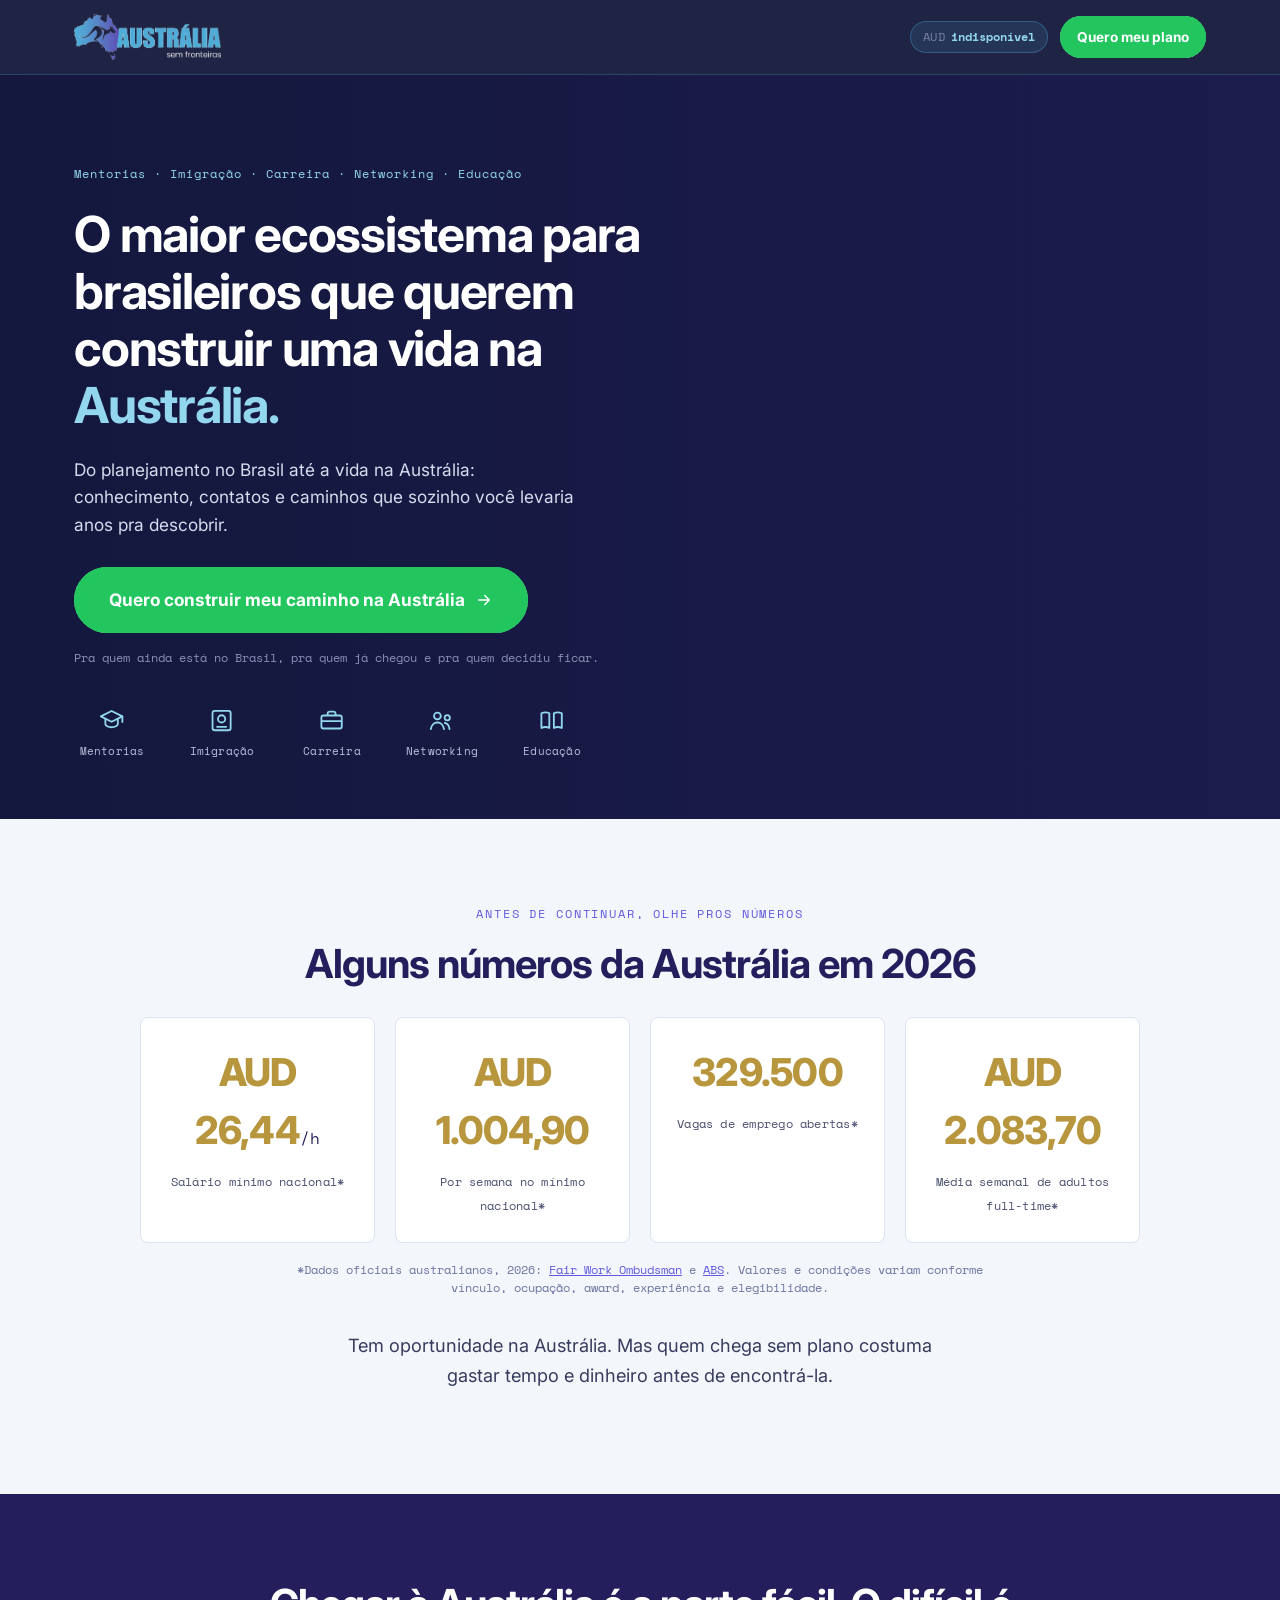
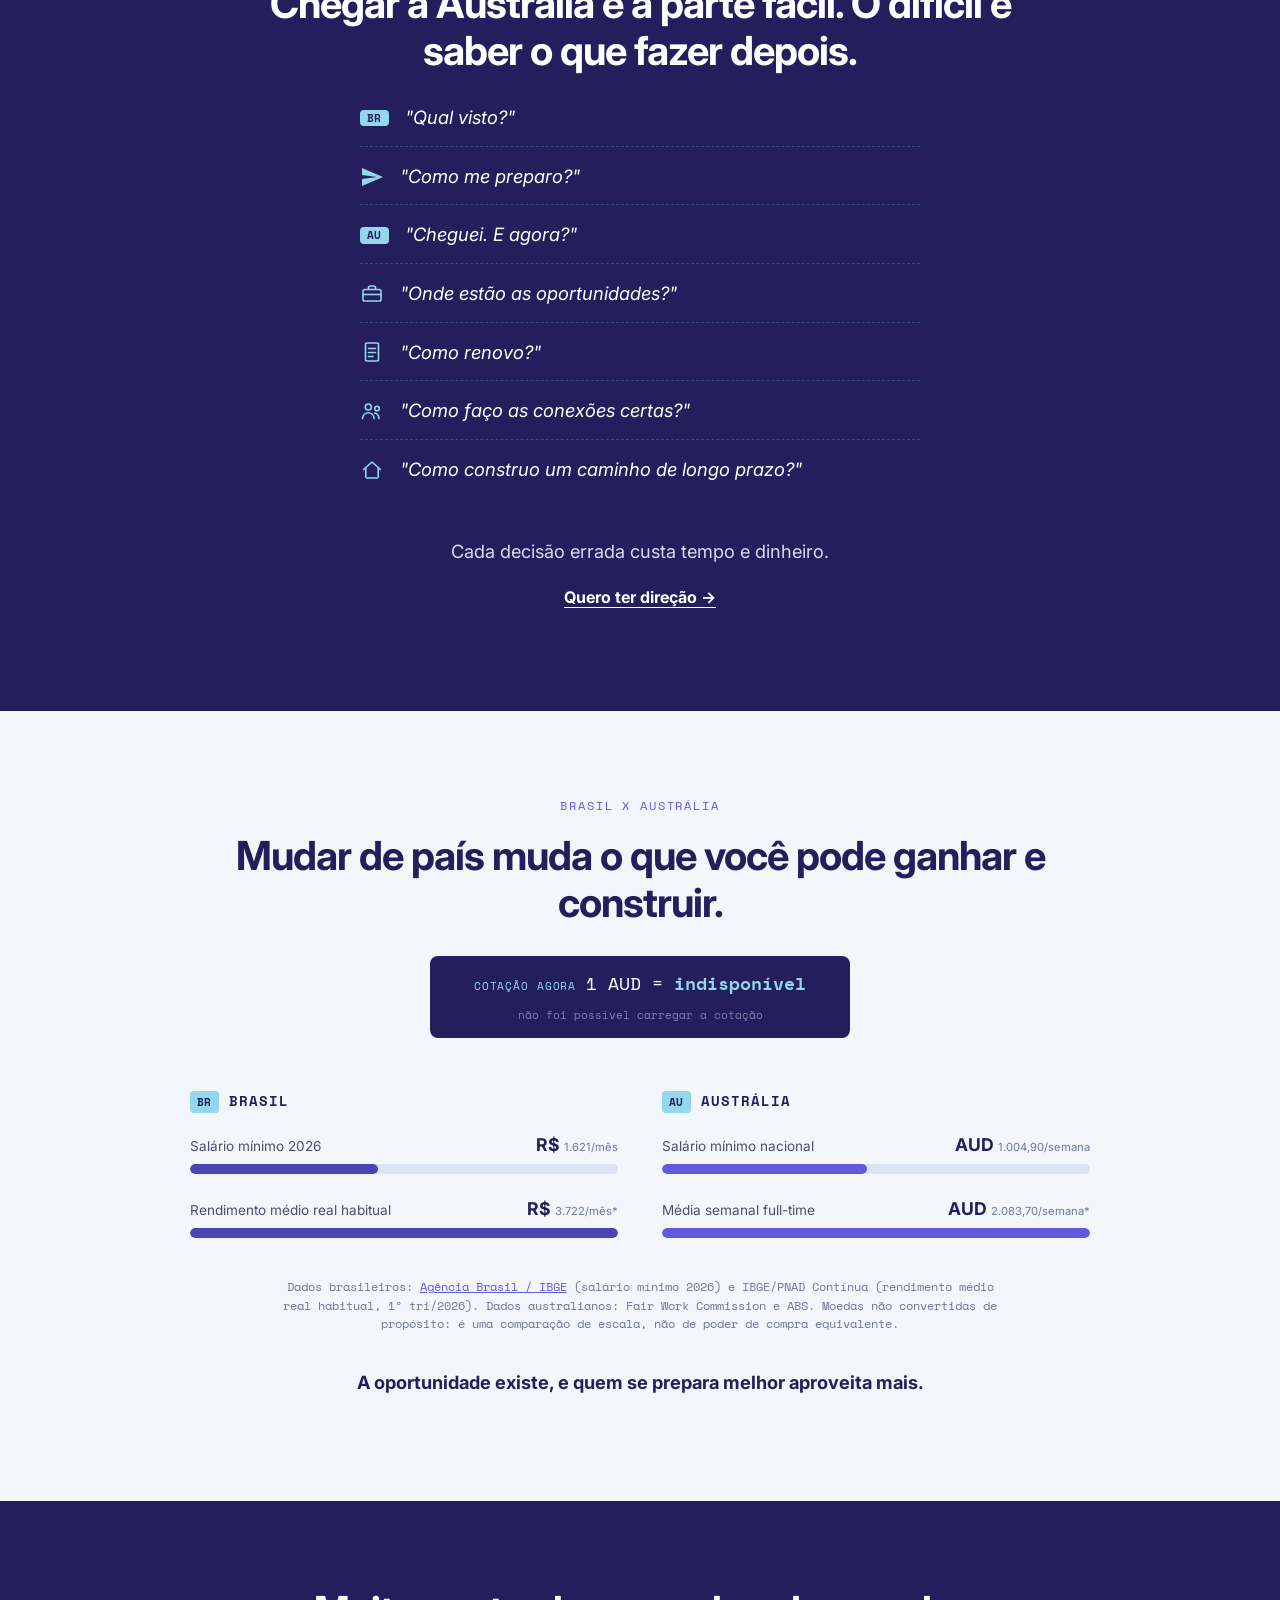
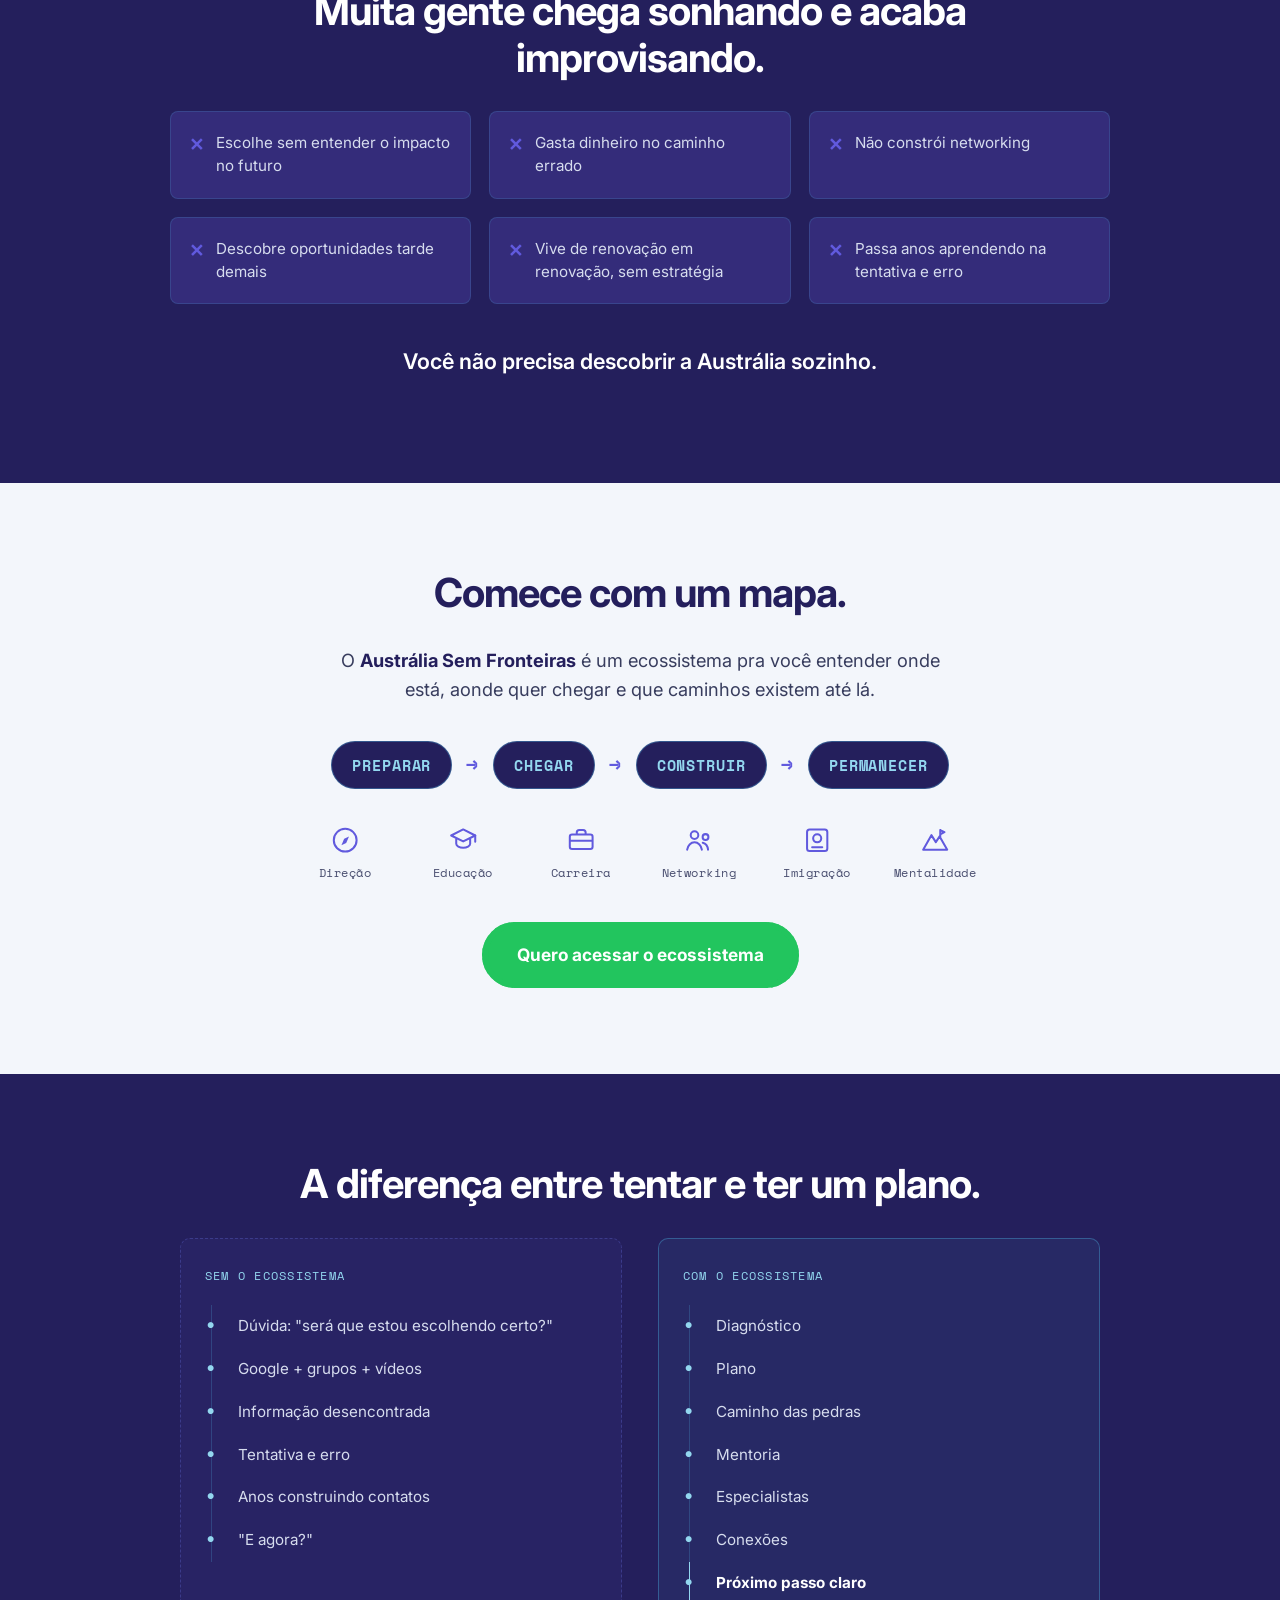
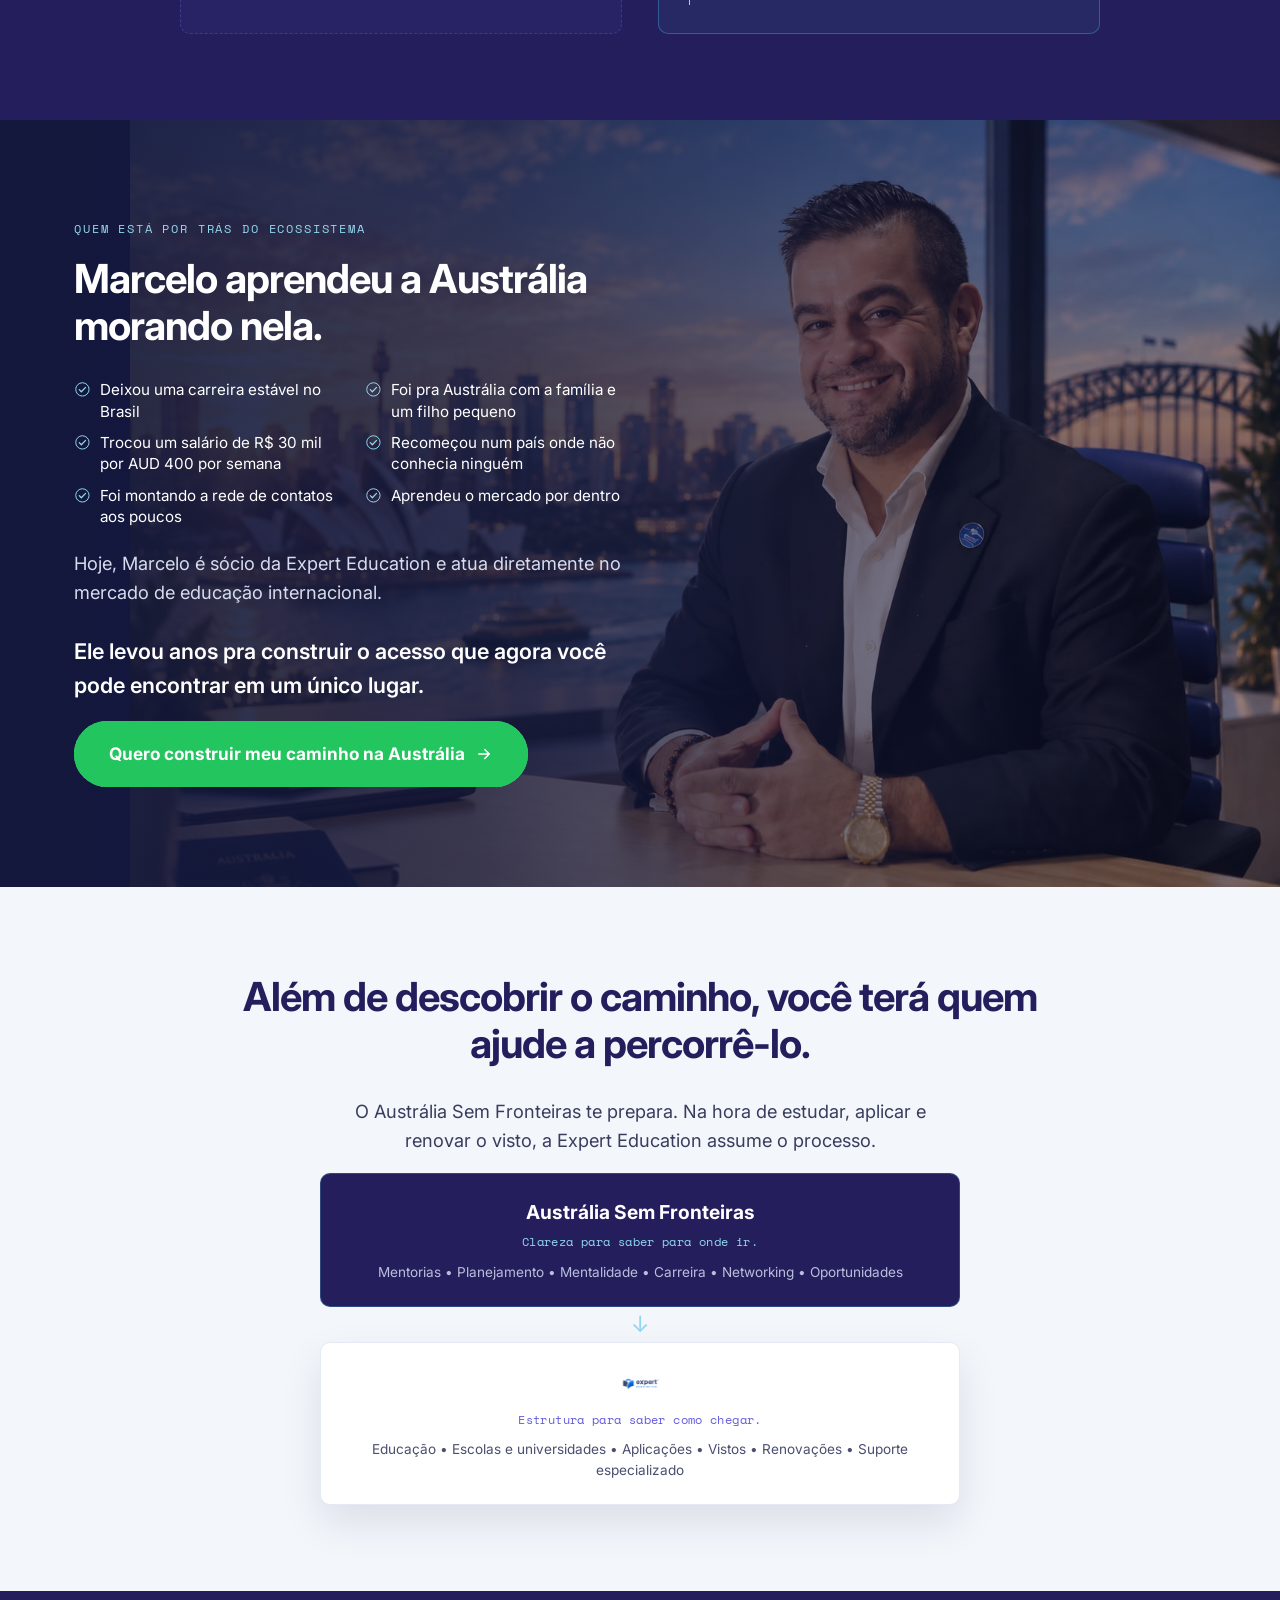
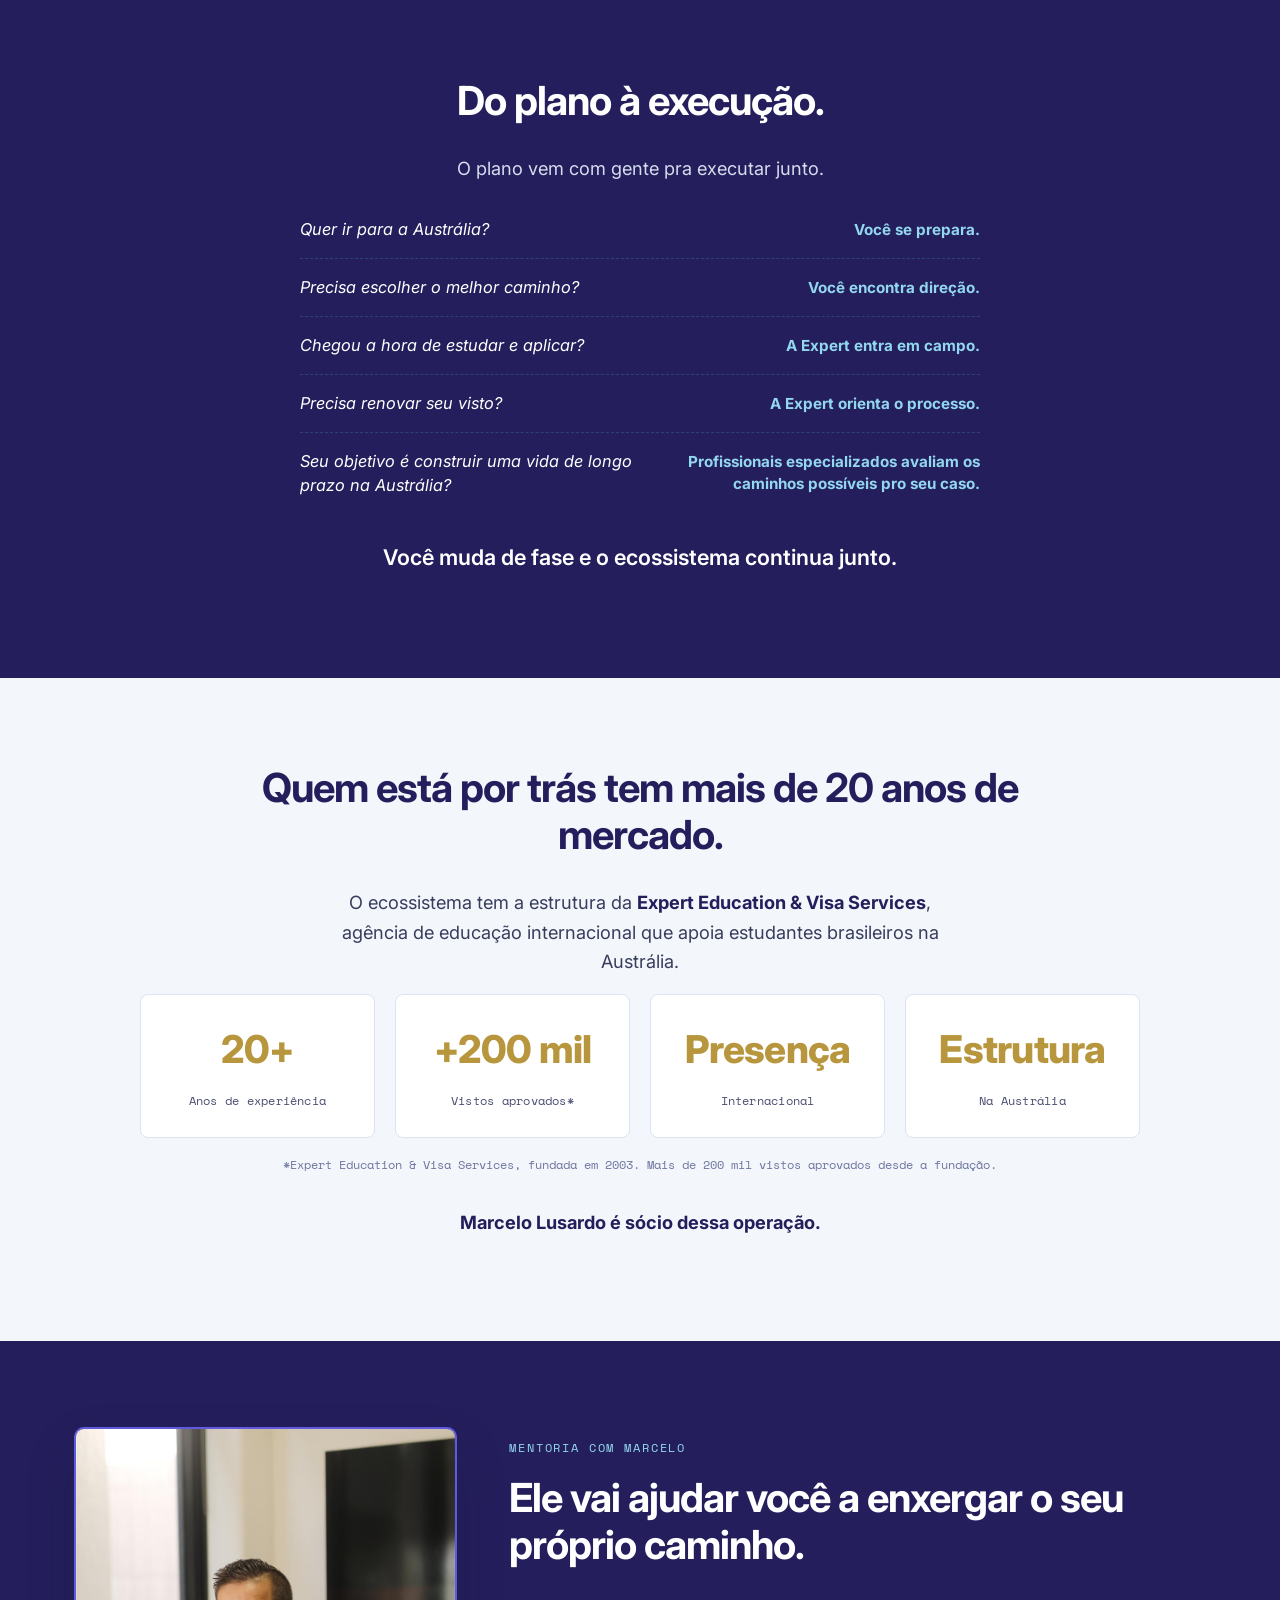
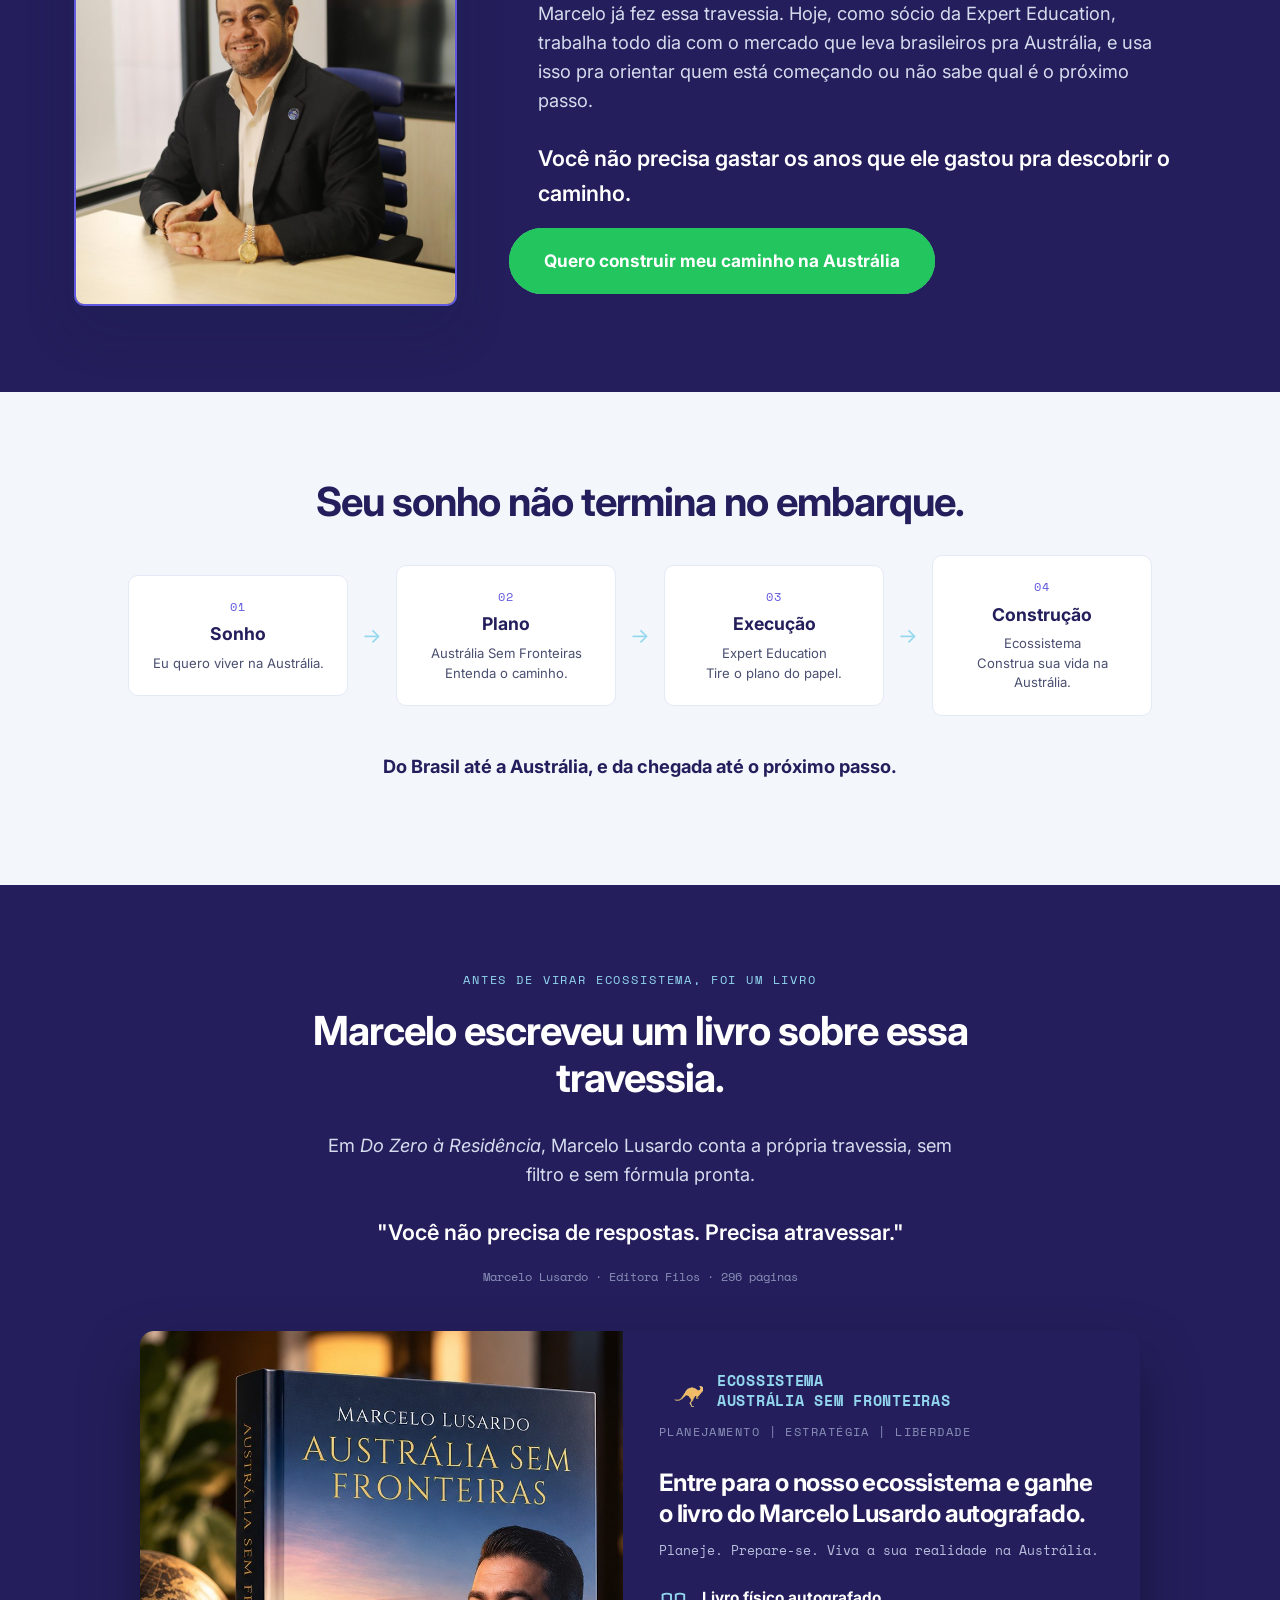
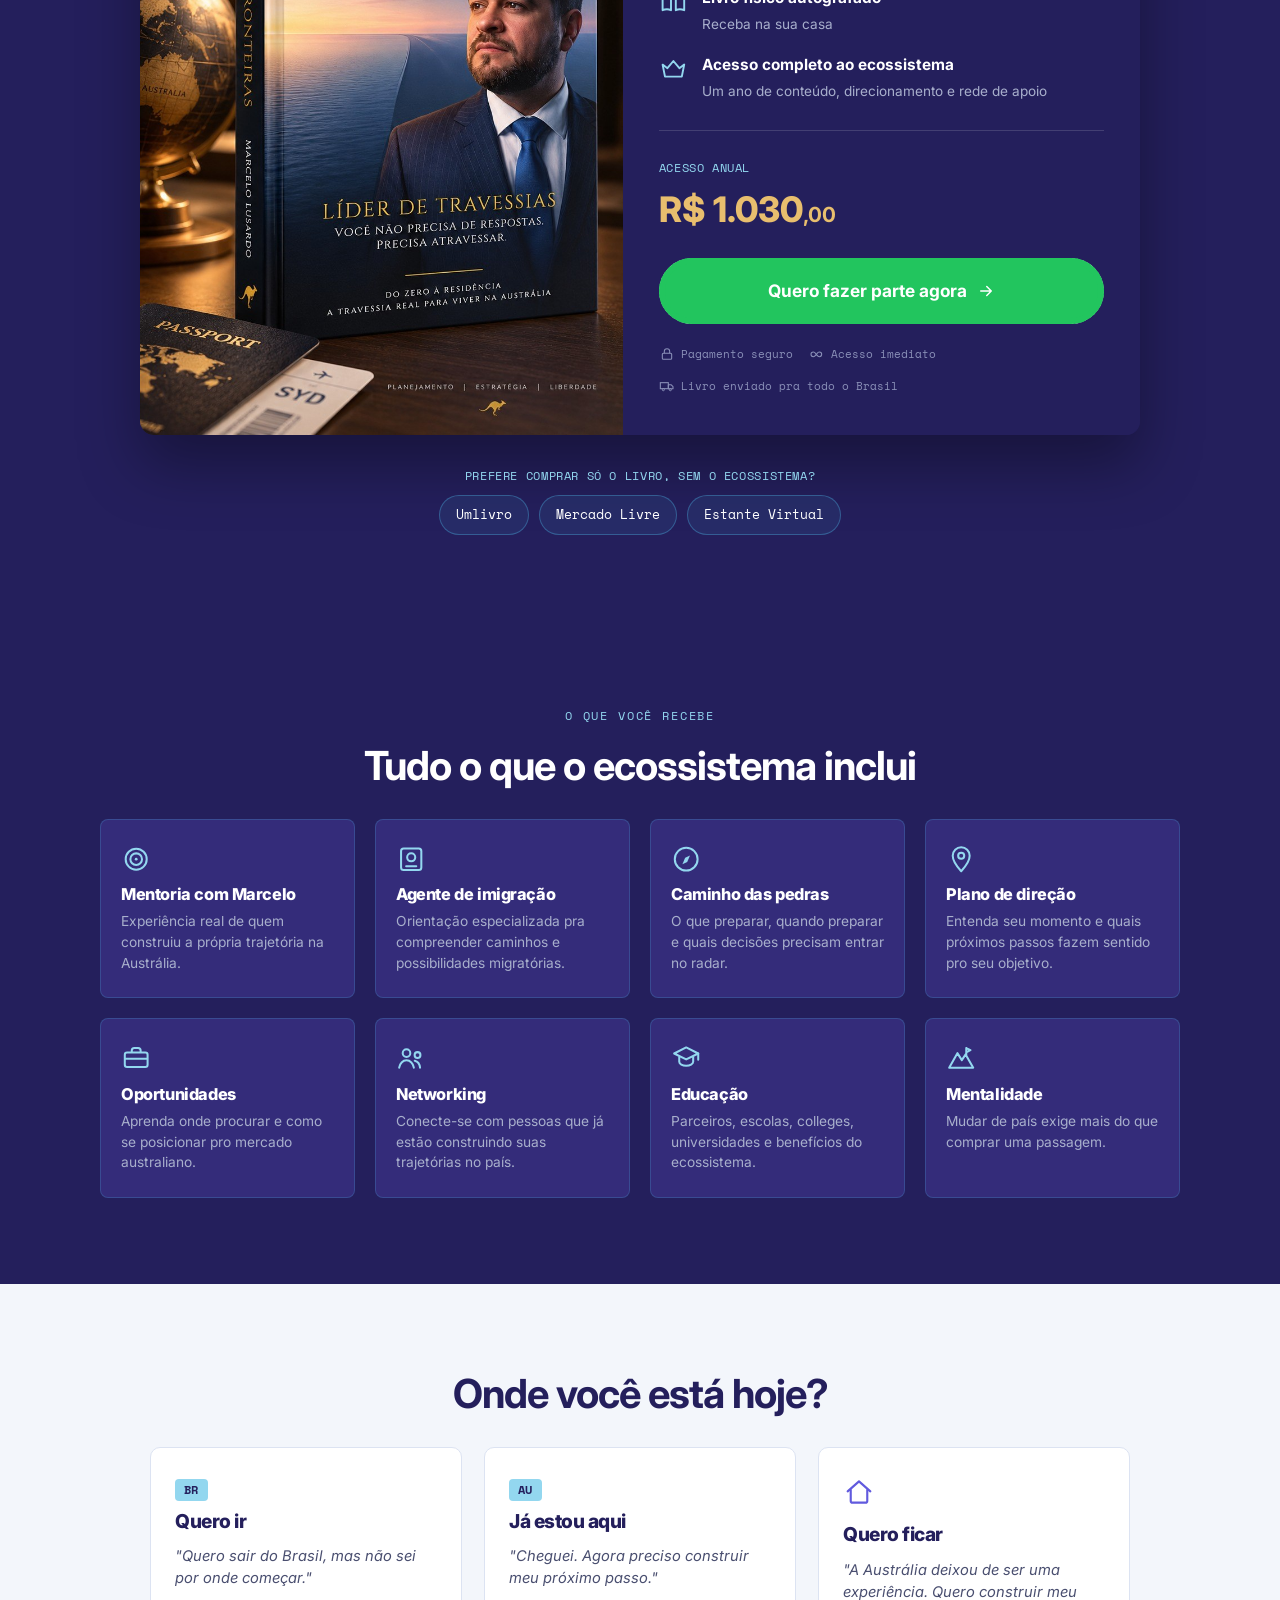
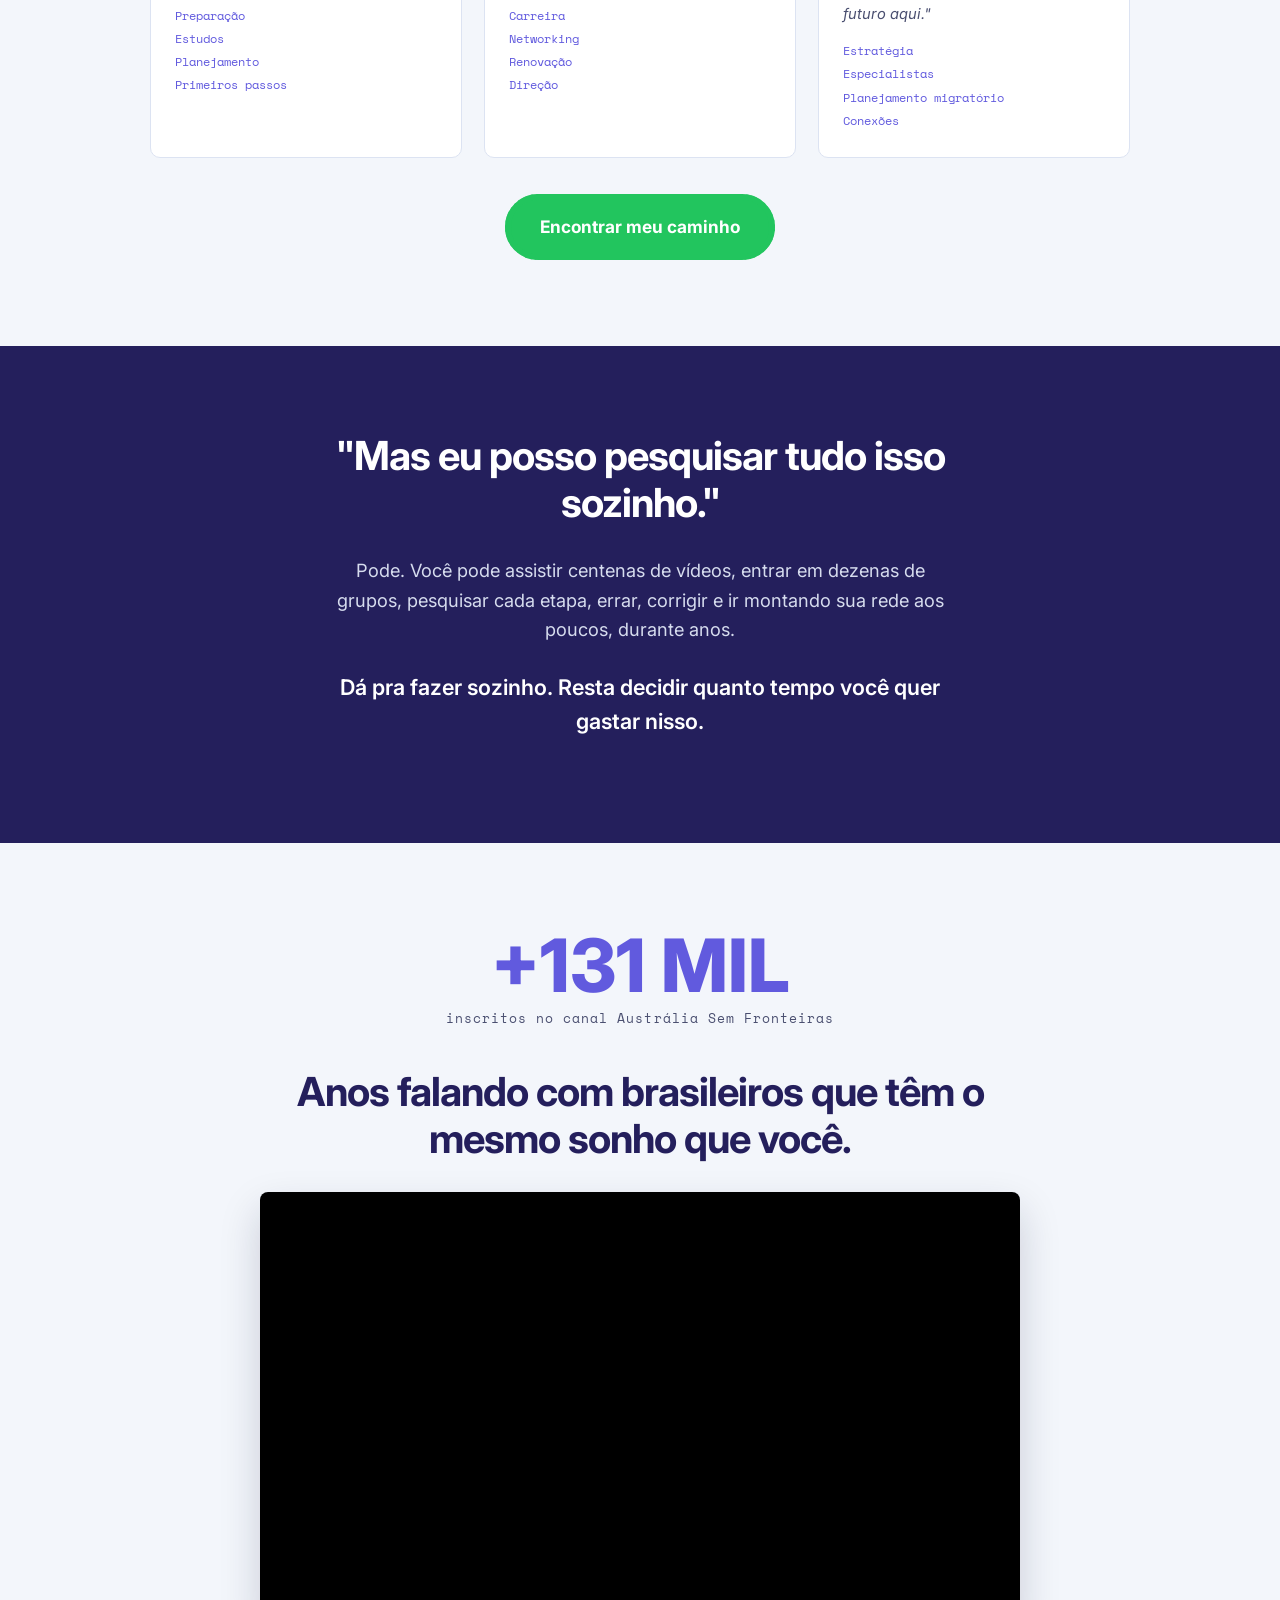
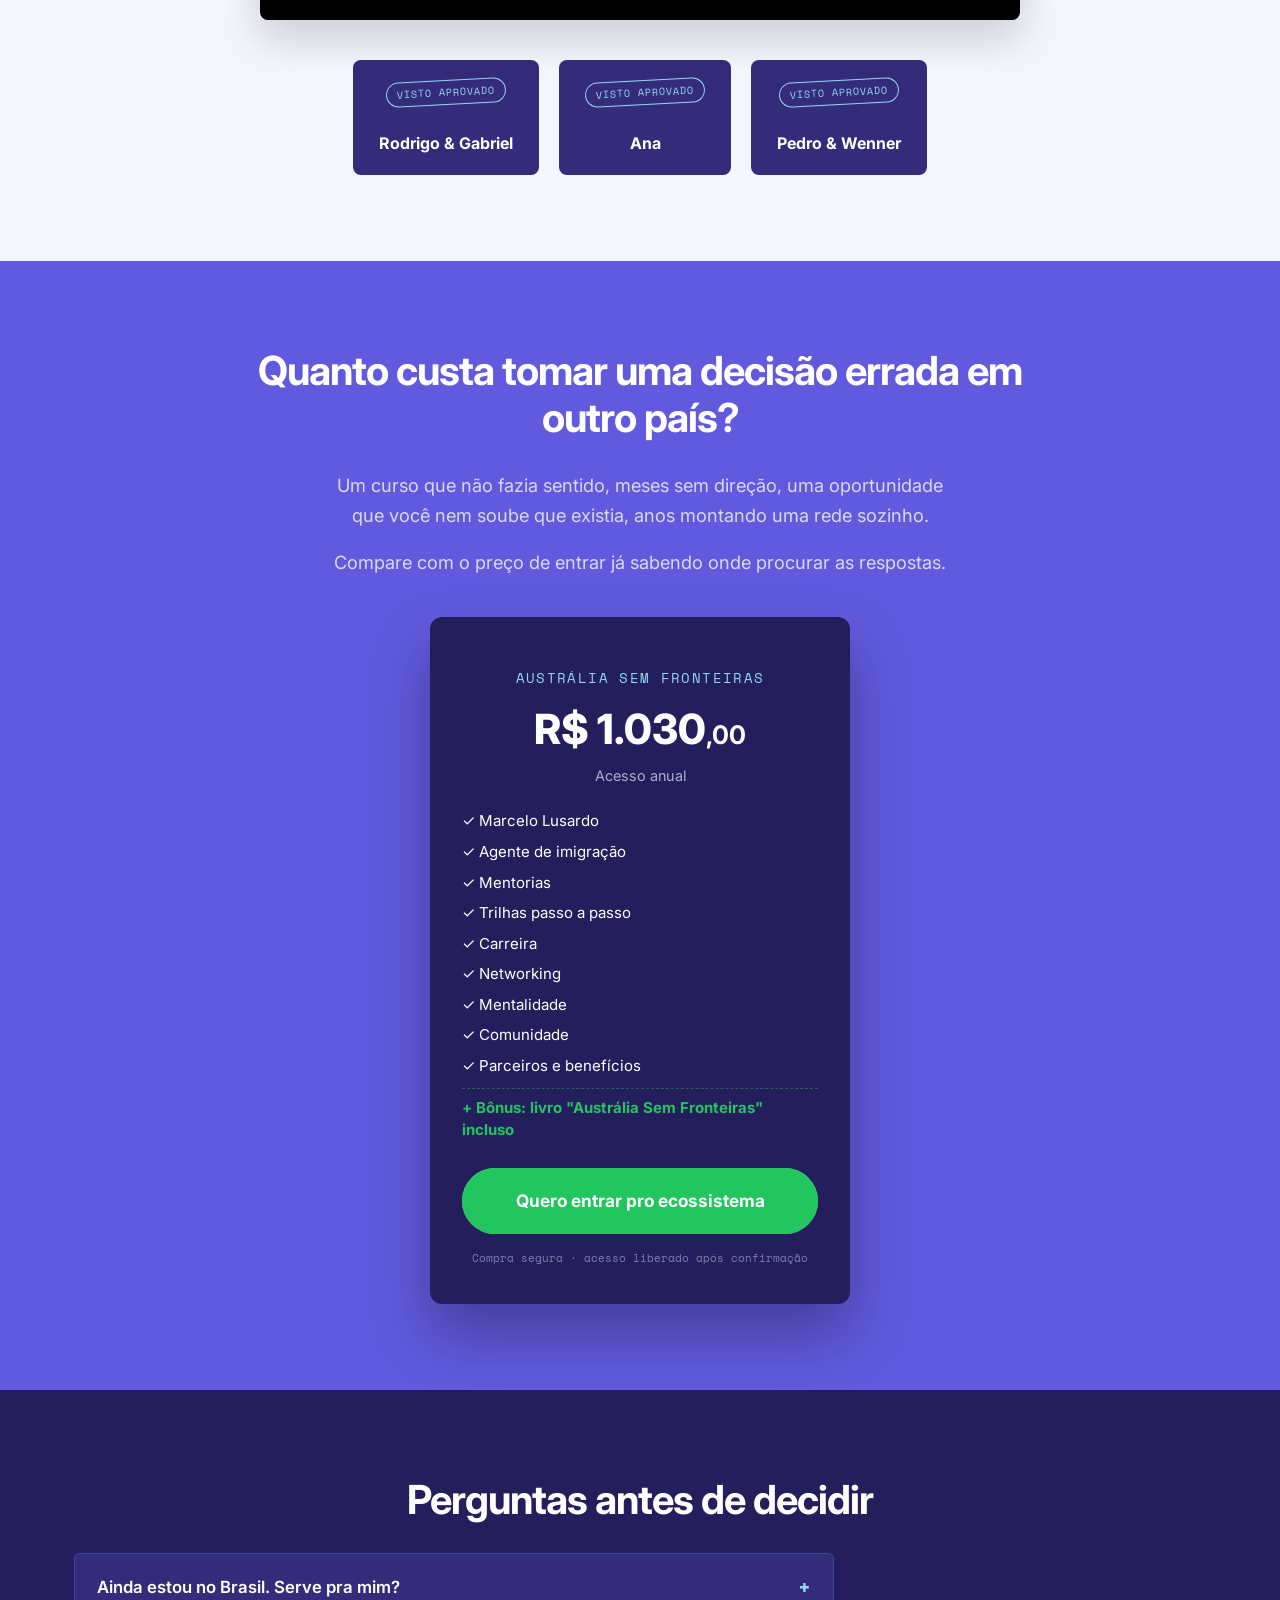
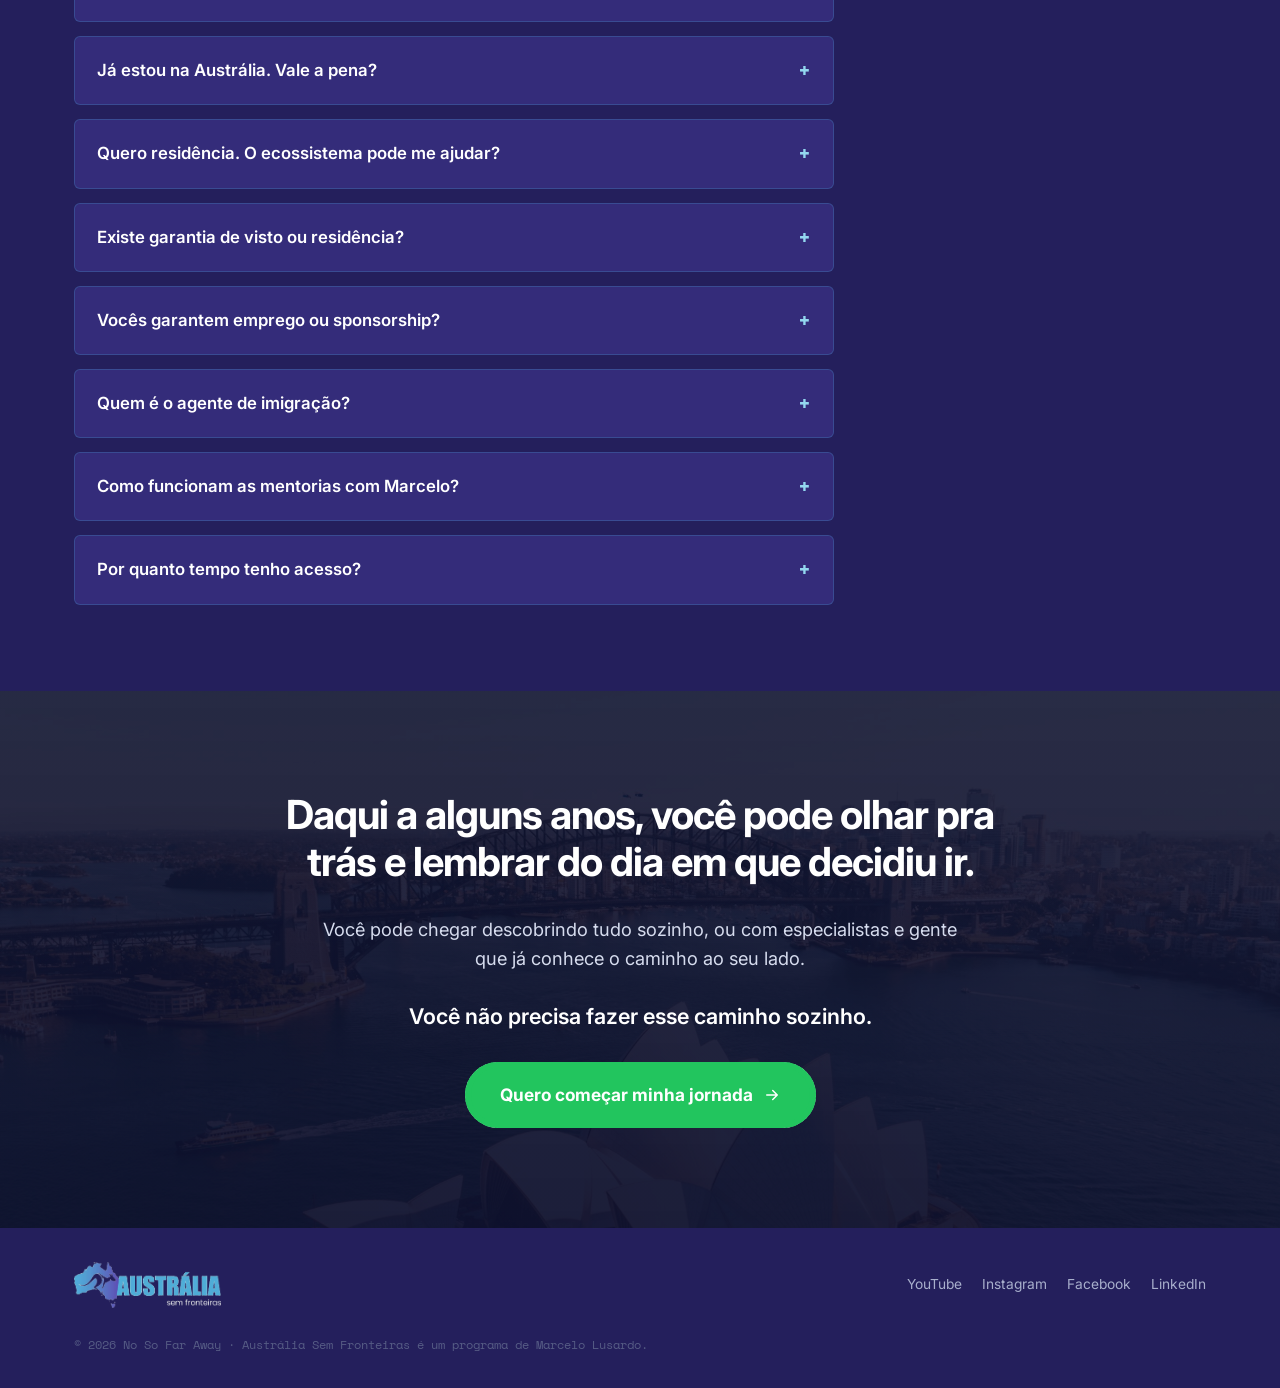
<file: ecossistema-australia.html>
<!DOCTYPE html>
<html lang="pt-BR">
<head>
<meta charset="UTF-8">
<meta name="viewport" content="width=device-width, initial-scale=1.0">
<title>O Maior Ecossistema Para Brasileiros na Austrália | Austrália Sem Fronteiras</title>
<meta name="description" content="Do planejamento no Brasil à construção de uma vida na Austrália: mentorias, imigração, carreira, networking e educação num único ecossistema, com Marcelo Lusardo.">
<link rel="preconnect" href="https://fonts.googleapis.com">
<link rel="preconnect" href="https://fonts.gstatic.com" crossorigin>
<link href="https://fonts.googleapis.com/css2?family=Inter:ital,wght@0,400;0,500;0,600;0,700;0,800;1,400;1,500;1,600&family=Space+Mono:wght@400;700&display=swap" rel="stylesheet">
<link rel="stylesheet" href="assets/css/style.css">
<link rel="stylesheet" href="assets/css/lp-ecossistema.css">
</head>
<body class="lp-body">

<!-- =====================================================================
     NOTA INTERNA (remover antes do WordPress):
     LP construída a partir do briefing do social media do Marcelo.
     Dados oficiais verificados nas fontes primárias antes de publicar
     (ver rodapé de cada seção de números): Fair Work Ombudsman / Fair
     Work Commission e ABS para a Austrália; IBGE / Agência Brasil para
     o Brasil. Um número do briefing (rendimento médio brasileiro
     R$3.726) foi ajustado pra R$3.722, que é o valor que encontrei com
     fonte primária confirmável (IBGE, 1º tri/2026) — confirmar com o
     time se há uma fonte específica pro R$3.726 antes de publicar.
     Preço (Dobra 13): João confirmou que ainda não foi definido, então
     a oferta fica sem valor visível por enquanto — só checklist + CTA.
     Acesso (FAQ): confirmado como anual.
     Depoimentos reaproveitam os nomes reais já documentados no site
     (Rodrigo & Gabriel, Ana, Pedro & Wenner) — João autorizou substituir
     por depoimentos/prints novos quando houver material real disponível;
     não fabriquei nada novo sem esse material.
     ===================================================================== -->

<!-- ======================= SPRITE DE ÍCONES (linha, sem emoji) ======================= -->
<svg style="display:none" aria-hidden="true">
  <defs>
    <symbol id="ic-compass" viewBox="0 0 24 24">
      <circle cx="12" cy="12" r="9" fill="none" stroke="currentColor" stroke-width="1.6"/>
      <path d="M15 9l-2.2 5.2L9 16l2.2-5.2z" fill="currentColor" stroke="none"/>
    </symbol>
    <symbol id="ic-cap" viewBox="0 0 24 24">
      <path d="M12 3.5L2.5 8.3 12 13l9.5-4.7z" fill="none" stroke="currentColor" stroke-width="1.6" stroke-linejoin="round"/>
      <path d="M6.5 10.6v4.3c0 1.6 2.5 3 5.5 3s5.5-1.4 5.5-3v-4.3" fill="none" stroke="currentColor" stroke-width="1.6"/>
      <path d="M21.5 8.3v5" fill="none" stroke="currentColor" stroke-width="1.6" stroke-linecap="round"/>
    </symbol>
    <symbol id="ic-briefcase" viewBox="0 0 24 24">
      <rect x="3" y="7.5" width="18" height="11.5" rx="1.8" fill="none" stroke="currentColor" stroke-width="1.6"/>
      <path d="M8.5 7.5V6a2 2 0 0 1 2-2h3a2 2 0 0 1 2 2v1.5" fill="none" stroke="currentColor" stroke-width="1.6"/>
      <path d="M3 12.5h18" stroke="currentColor" stroke-width="1.6"/>
    </symbol>
    <symbol id="ic-people" viewBox="0 0 24 24">
      <circle cx="8.3" cy="8" r="3" fill="none" stroke="currentColor" stroke-width="1.6"/>
      <circle cx="17" cy="9.5" r="2.3" fill="none" stroke="currentColor" stroke-width="1.6"/>
      <path d="M2.5 19.5c.4-3.4 2.9-5.8 5.8-5.8s5.4 2.4 5.8 5.8" fill="none" stroke="currentColor" stroke-width="1.6" stroke-linecap="round"/>
      <path d="M14.8 14c2.2.5 3.9 2.6 4.2 5.5" fill="none" stroke="currentColor" stroke-width="1.6" stroke-linecap="round"/>
    </symbol>
    <symbol id="ic-house" viewBox="0 0 24 24">
      <path d="M3.5 11.5L12 4l8.5 7.5" fill="none" stroke="currentColor" stroke-width="1.6" stroke-linecap="round" stroke-linejoin="round"/>
      <path d="M5.8 10v8.7c0 .7.6 1.3 1.3 1.3h9.8c.7 0 1.3-.6 1.3-1.3V10" fill="none" stroke="currentColor" stroke-width="1.6"/>
    </symbol>
    <symbol id="ic-document" viewBox="0 0 24 24">
      <rect x="5.5" y="3" width="13" height="18" rx="1.5" fill="none" stroke="currentColor" stroke-width="1.6"/>
      <path d="M8.5 8.5h7M8.5 12.5h7M8.5 16.5h4.5" stroke="currentColor" stroke-width="1.6" stroke-linecap="round"/>
    </symbol>
    <symbol id="ic-passport" viewBox="0 0 24 24">
      <rect x="4" y="3.5" width="16" height="17" rx="2" fill="none" stroke="currentColor" stroke-width="1.6"/>
      <circle cx="12" cy="10.5" r="3.2" fill="none" stroke="currentColor" stroke-width="1.6"/>
      <path d="M8 17.5h8" stroke="currentColor" stroke-width="1.6" stroke-linecap="round"/>
    </symbol>
    <symbol id="ic-mindset" viewBox="0 0 24 24">
      <path d="M2.5 19.5L9 8l3.5 5.5L15.5 9l6 10.5z" fill="none" stroke="currentColor" stroke-width="1.6" stroke-linejoin="round"/>
      <path d="M16 4v5.2M16 4l3.3 1.7L16 7.4" fill="none" stroke="currentColor" stroke-width="1.6" stroke-linecap="round" stroke-linejoin="round"/>
    </symbol>
    <symbol id="ic-target" viewBox="0 0 24 24">
      <circle cx="12" cy="12" r="8.3" fill="none" stroke="currentColor" stroke-width="1.6"/>
      <circle cx="12" cy="12" r="4.6" fill="none" stroke="currentColor" stroke-width="1.6"/>
      <circle cx="12" cy="12" r="1.1" fill="currentColor" stroke="none"/>
    </symbol>
    <symbol id="ic-pin" viewBox="0 0 24 24">
      <path d="M12 21.5S5.3 14.2 5.3 9.3a6.7 6.7 0 1 1 13.4 0c0 4.9-6.7 12.2-6.7 12.2z" fill="none" stroke="currentColor" stroke-width="1.6" stroke-linejoin="round"/>
      <circle cx="12" cy="9.3" r="2.4" fill="none" stroke="currentColor" stroke-width="1.6"/>
    </symbol>
    <symbol id="ic-plane" viewBox="0 0 24 24">
      <path d="M2 21L23 12L2 3L2 10L17 12L2 14Z" fill="currentColor" stroke="none"/>
    </symbol>
    <symbol id="ic-book" viewBox="0 0 24 24">
      <path d="M3 5.5c2.2-1 5-1 7 0v13c-2-1-4.8-1-7 0z" fill="none" stroke="currentColor" stroke-width="1.6" stroke-linejoin="round"/>
      <path d="M21 5.5c-2.2-1-5-1-7 0v13c2-1 4.8-1 7 0z" fill="none" stroke="currentColor" stroke-width="1.6" stroke-linejoin="round"/>
    </symbol>
    <symbol id="ic-crown" viewBox="0 0 24 24">
      <path d="M3 8l4 3 5-6 5 6 4-3-2 10H5z" fill="none" stroke="currentColor" stroke-width="1.6" stroke-linejoin="round"/>
    </symbol>
    <symbol id="ic-lock" viewBox="0 0 24 24">
      <rect x="5" y="11" width="14" height="9" rx="1.5" fill="none" stroke="currentColor" stroke-width="1.6"/>
      <path d="M8 11V8a4 4 0 0 1 8 0v3" fill="none" stroke="currentColor" stroke-width="1.6"/>
    </symbol>
    <symbol id="ic-infinity" viewBox="0 0 24 24">
      <path d="M6.5 9a3.5 3.5 0 1 0 0 7c1.6 0 2.6-1 3.6-2.4l1.8-2.2c1-1.4 2-2.4 3.6-2.4a3.5 3.5 0 1 1 0 7c-1.6 0-2.6-1-3.6-2.4l-1.8-2.2C9.1 10 8.1 9 6.5 9z" fill="none" stroke="currentColor" stroke-width="1.6" stroke-linecap="round" stroke-linejoin="round"/>
    </symbol>
    <symbol id="ic-truck" viewBox="0 0 24 24">
      <rect x="2" y="7" width="12" height="9" fill="none" stroke="currentColor" stroke-width="1.6"/>
      <path d="M14 10h4l3 3v3h-7z" fill="none" stroke="currentColor" stroke-width="1.6" stroke-linejoin="round"/>
      <circle cx="6.5" cy="17.5" r="1.6" fill="none" stroke="currentColor" stroke-width="1.4"/>
      <circle cx="17" cy="17.5" r="1.6" fill="none" stroke="currentColor" stroke-width="1.4"/>
    </symbol>
    <symbol id="ic-check" viewBox="0 0 24 24">
      <circle cx="12" cy="12" r="9.5" fill="none" stroke="currentColor" stroke-width="1.4"/>
      <path d="M7.5 12.3l3 3 6-6.2" fill="none" stroke="currentColor" stroke-width="1.8" stroke-linecap="round" stroke-linejoin="round"/>
    </symbol>
  </defs>
</svg>

<!-- ======================= HEADER (minimalista, foco em conversão) ======================= -->
<header class="lp-header">
  <div class="wrap lp-header-inner">
    <a href="index.html" class="brand">
      <img src="assets/img/logo-australia-sem-fronteiras.png" alt="Austrália Sem Fronteiras" class="brand-logo">
    </a>
    <div class="header-actions">
      <span class="fx-badge">
        <span class="fx-badge__label">AUD</span>
        <strong data-fx-value>—</strong>
      </span>

      <a href="#oferta" class="btn btn-ticket btn-small">
        <span>Quero meu plano</span>
      </a>
    </div>
  </div>
</header>

<main id="top">

<!-- ======================= DOBRA 01 — HERO ======================= -->
<!-- NOTA: recriado em HTML/CSS real — texto estático em imagem não é
     lido/indexado pelo Google. No desktop o fundo agora é um vídeo real
     (mudo, em loop, sem controles) — pedido do João depois de ver o
     efeito na referência da Júlia Saraiva. Primeiro teste usou "A
     Travessia", mas o João achou o Marcelo pequeno/distante demais no
     enquadramento; trocado por "Qual é a melhor idade pra vir pra
     Austrália?" (YcFaAass5nY) — filmado no escritório, bem iluminado,
     Marcelo em plano mais fechado. Troca fácil depois: só mudar o
     videoId no data-video-id e na URL do iframe aqui embaixo. No mobile
     continua a foto estática de sempre (mesma lógica de sempre: vídeo
     de fundo autoplay é pesado/instável em conexão de celular, e é lá
     que está a maior parte das vendas — não vale o risco). -->
<section class="lp-hero-v2">
  <div class="lp-hero-v2__video-bg" aria-hidden="true" data-bg-video data-video-id="YcFaAass5nY">
    <iframe src="https://www.youtube.com/embed/YcFaAass5nY?autoplay=1&mute=1&loop=1&playlist=YcFaAass5nY&controls=0&showinfo=0&modestbranding=1&playsinline=1&rel=0&iv_load_policy=3&disablekb=1" title="" frameborder="0" allow="autoplay; encrypted-media" tabindex="-1"></iframe>
  </div>
  <img src="assets/img/lp-hero-photo.jpg" alt="Marcelo Lusardo com a Sydney Harbour Bridge, a Opera House, um coala e um canguru ao fundo" class="lp-hero-v2__mobile-photo">
  <div class="wrap">
    <p class="lp-hero-v2__tags">Mentorias · Imigração · Carreira · Networking · Educação</p>
    <h1 class="lp-hero-v2__title">O maior ecossistema para brasileiros que querem construir uma vida na <span class="mv-accent">Austrália.</span></h1>
    <p class="lp-hero-v2__sub">Do planejamento no Brasil até a vida na Austrália: conhecimento, contatos e caminhos que sozinho você levaria anos pra descobrir.</p>
    <a href="#oferta" class="btn btn-ticket btn-large">
      <span>Quero construir meu caminho na Austrália</span>
      <svg viewBox="0 0 24 24" width="18" height="18" aria-hidden="true"><path d="M5 12h14M13 6l6 6-6 6" fill="none" stroke="currentColor" stroke-width="2" stroke-linecap="round" stroke-linejoin="round"/></svg>
    </a>
    <p class="lp-hero-v2__note">Pra quem ainda está no Brasil, pra quem já chegou e pra quem decidiu ficar.</p>

    <div class="lp-hero-v2__icons">
      <div><svg class="lp-icon" aria-hidden="true"><use href="#ic-cap"/></svg><span>Mentorias</span></div>
      <div><svg class="lp-icon" aria-hidden="true"><use href="#ic-passport"/></svg><span>Imigração</span></div>
      <div><svg class="lp-icon" aria-hidden="true"><use href="#ic-briefcase"/></svg><span>Carreira</span></div>
      <div><svg class="lp-icon" aria-hidden="true"><use href="#ic-people"/></svg><span>Networking</span></div>
      <div><svg class="lp-icon" aria-hidden="true"><use href="#ic-book"/></svg><span>Educação</span></div>
    </div>
  </div>
</section>

<!-- ======================= DOBRA 02 — DESEJO (números) ======================= -->
<section class="section section--paper">
  <div class="wrap">
    <p class="eyebrow eyebrow--dark lp-center">Antes de continuar, olhe pros números</p>
    <h2 class="lp-h2 lp-center">Alguns números da Austrália em 2026</h2>

    <div class="lp-stat-grid">
      <div class="lp-stat-card">
        <strong>AUD <span class="lp-count" data-target="26.44" data-decimals="2">26,44</span><span>/h</span></strong>
        <span>Salário mínimo nacional*</span>
      </div>
      <div class="lp-stat-card">
        <strong>AUD <span class="lp-count" data-target="1004.90" data-decimals="2">1.004,90</span></strong>
        <span>Por semana no mínimo nacional*</span>
      </div>
      <div class="lp-stat-card">
        <strong><span class="lp-count" data-target="329500" data-decimals="0">329.500</span></strong>
        <span>Vagas de emprego abertas*</span>
      </div>
      <div class="lp-stat-card">
        <strong>AUD <span class="lp-count" data-target="2083.70" data-decimals="2">2.083,70</span></strong>
        <span>Média semanal de adultos full-time*</span>
      </div>
    </div>
    <p class="lp-footnote lp-center">*Dados oficiais australianos, 2026: <a href="https://www.fairwork.gov.au/pay-and-wages/minimum-wages" target="_blank" rel="noopener">Fair Work Ombudsman</a> e <a href="https://www.abs.gov.au/statistics/labour/earnings-and-working-conditions/average-weekly-earnings-australia/latest-release" target="_blank" rel="noopener">ABS</a>. Valores e condições variam conforme vínculo, ocupação, award, experiência e elegibilidade.</p>

    <p class="lp-lead lp-center">Tem oportunidade na Austrália. Mas quem chega sem plano costuma gastar tempo e dinheiro antes de encontrá-la.</p>
  </div>
</section>

<!-- ======================= DOBRA 03 — O PROBLEMA ======================= -->
<section class="section section--ink">
  <div class="wrap">
    <h2 class="lp-h2 lp-h2--light lp-center">Chegar à Austrália é a parte fácil. O difícil é saber o que fazer depois.</h2>

    <ul class="lp-broken-journey">
      <li><span class="lp-bj-icon lp-flag-chip">BR</span>"Qual visto?"</li>
      <li><svg class="lp-bj-icon lp-icon" aria-hidden="true"><use href="#ic-plane"/></svg>"Como me preparo?"</li>
      <li><span class="lp-bj-icon lp-flag-chip">AU</span>"Cheguei. E agora?"</li>
      <li><svg class="lp-bj-icon lp-icon" aria-hidden="true"><use href="#ic-briefcase"/></svg>"Onde estão as oportunidades?"</li>
      <li><svg class="lp-bj-icon lp-icon" aria-hidden="true"><use href="#ic-document"/></svg>"Como renovo?"</li>
      <li><svg class="lp-bj-icon lp-icon" aria-hidden="true"><use href="#ic-people"/></svg>"Como faço as conexões certas?"</li>
      <li><svg class="lp-bj-icon lp-icon" aria-hidden="true"><use href="#ic-house"/></svg>"Como construo um caminho de longo prazo?"</li>
    </ul>

    <p class="lp-lead lp-lead--light lp-center">Cada decisão errada custa tempo e dinheiro.</p>
    <p class="lp-center"><a href="#oferta" class="link-inline link-inline--light">Quero ter direção →</a></p>
  </div>
</section>

<!-- ======================= DOBRA 04 — BRASIL x AUSTRÁLIA ======================= -->
<section class="section section--paper">
  <div class="wrap">
    <p class="eyebrow eyebrow--dark lp-center">Brasil x Austrália</p>
    <h2 class="lp-h2 lp-center">Mudar de país muda o que você pode ganhar e construir.</h2>

    <div class="lp-fx-card">
      <span class="lp-fx-card__label">Cotação agora</span>
      <span class="lp-fx-card__value">1 AUD = <strong data-fx-value>—</strong></span>
      <span class="lp-fx-card__status" data-fx-status>carregando…</span>
    </div>

    <div class="lp-compare">
      <div class="lp-compare-col">
        <p class="lp-compare-flag"><span class="lp-flag-chip">BR</span> BRASIL</p>
        <div class="lp-bar-row">
          <div class="lp-bar-label">Salário mínimo 2026<strong>R$ <span class="lp-count" data-target="1621" data-decimals="0">1.621</span><span>/mês</span></strong></div>
          <div class="lp-bar-track"><div class="lp-bar-fill lp-bar-fill--br" data-target-width="44"></div></div>
        </div>
        <div class="lp-bar-row">
          <div class="lp-bar-label">Rendimento médio real habitual<strong>R$ <span class="lp-count" data-target="3722" data-decimals="0">3.722</span><span>/mês*</span></strong></div>
          <div class="lp-bar-track"><div class="lp-bar-fill lp-bar-fill--br" data-target-width="100"></div></div>
        </div>
      </div>
      <div class="lp-compare-col">
        <p class="lp-compare-flag"><span class="lp-flag-chip">AU</span> AUSTRÁLIA</p>
        <div class="lp-bar-row">
          <div class="lp-bar-label">Salário mínimo nacional<strong>AUD <span class="lp-count" data-target="1004.90" data-decimals="2">1.004,90</span><span>/semana</span></strong></div>
          <div class="lp-bar-track"><div class="lp-bar-fill lp-bar-fill--au" data-target-width="48"></div></div>
        </div>
        <div class="lp-bar-row">
          <div class="lp-bar-label">Média semanal full-time<strong>AUD <span class="lp-count" data-target="2083.70" data-decimals="2">2.083,70</span><span>/semana*</span></strong></div>
          <div class="lp-bar-track"><div class="lp-bar-fill lp-bar-fill--au" data-target-width="100"></div></div>
        </div>
      </div>
    </div>
    <p class="lp-footnote lp-center">Dados brasileiros: <a href="https://agenciabrasil.ebc.com.br/economia/noticia/2025-12/novo-salario-minimo-sera-de-r-1621-em-2026" target="_blank" rel="noopener">Agência Brasil / IBGE</a> (salário mínimo 2026) e IBGE/PNAD Contínua (rendimento médio real habitual, 1º tri/2026). Dados australianos: Fair Work Commission e ABS. Moedas não convertidas de propósito: é uma comparação de escala, não de poder de compra equivalente.</p>

    <p class="lp-lead lp-center"><strong>A oportunidade existe, e quem se prepara melhor aproveita mais.</strong></p>
  </div>
</section>

<!-- ======================= DOBRA 05 — A DOR REAL ======================= -->
<section class="section section--ink">
  <div class="wrap">
    <h2 class="lp-h2 lp-h2--light lp-center">Muita gente chega sonhando e acaba improvisando.</h2>

    <div class="lp-pain-grid">
      <div class="lp-pain-card"><span class="lp-x">✕</span>Escolhe sem entender o impacto no futuro</div>
      <div class="lp-pain-card"><span class="lp-x">✕</span>Gasta dinheiro no caminho errado</div>
      <div class="lp-pain-card"><span class="lp-x">✕</span>Não constrói networking</div>
      <div class="lp-pain-card"><span class="lp-x">✕</span>Descobre oportunidades tarde demais</div>
      <div class="lp-pain-card"><span class="lp-x">✕</span>Vive de renovação em renovação, sem estratégia</div>
      <div class="lp-pain-card"><span class="lp-x">✕</span>Passa anos aprendendo na tentativa e erro</div>
    </div>

    <p class="lp-lead lp-lead--light lp-center lp-callout">Você não precisa descobrir a Austrália sozinho.</p>
  </div>
</section>

<!-- ======================= DOBRA 06 — A SOLUÇÃO ======================= -->
<section class="section section--paper">
  <div class="wrap">
    <h2 class="lp-h2 lp-center">Comece com um mapa.</h2>
    <p class="lp-lead lp-center">O <strong>Austrália Sem Fronteiras</strong> é um ecossistema pra você entender onde está, aonde quer chegar e que caminhos existem até lá.</p>

    <div class="lp-flow">
      <span>PREPARAR</span><i>→</i><span>CHEGAR</span><i>→</i><span>CONSTRUIR</span><i>→</i><span>PERMANECER</span>
    </div>

    <div class="lp-pillars-row">
      <div><svg class="lp-icon" aria-hidden="true"><use href="#ic-compass"/></svg>Direção</div>
      <div><svg class="lp-icon" aria-hidden="true"><use href="#ic-cap"/></svg>Educação</div>
      <div><svg class="lp-icon" aria-hidden="true"><use href="#ic-briefcase"/></svg>Carreira</div>
      <div><svg class="lp-icon" aria-hidden="true"><use href="#ic-people"/></svg>Networking</div>
      <div><svg class="lp-icon" aria-hidden="true"><use href="#ic-passport"/></svg>Imigração</div>
      <div><svg class="lp-icon" aria-hidden="true"><use href="#ic-mindset"/></svg>Mentalidade</div>
    </div>

    <div class="lp-center" style="margin-top:40px;">
      <a href="#oferta" class="btn btn-ticket btn-large"><span>Quero acessar o ecossistema</span></a>
    </div>
  </div>
</section>

<!-- ======================= DOBRA 07 — ANTES / DEPOIS (clareza) ======================= -->
<section class="section section--ink">
  <div class="wrap">
    <h2 class="lp-h2 lp-h2--light lp-center">A diferença entre tentar e ter um plano.</h2>

    <div class="lp-journey-compare">
      <div class="lp-journey-col lp-journey-col--chaos">
        <p class="lp-journey-title">Sem o ecossistema</p>
        <ol class="lp-journey-chain">
          <li>Dúvida: "será que estou escolhendo certo?"</li>
          <li>Google + grupos + vídeos</li>
          <li>Informação desencontrada</li>
          <li>Tentativa e erro</li>
          <li>Anos construindo contatos</li>
          <li>"E agora?"</li>
        </ol>
      </div>
      <div class="lp-journey-col lp-journey-col--clear">
        <p class="lp-journey-title">Com o ecossistema</p>
        <ol class="lp-journey-chain">
          <li>Diagnóstico</li>
          <li>Plano</li>
          <li>Caminho das pedras</li>
          <li>Mentoria</li>
          <li>Especialistas</li>
          <li>Conexões</li>
          <li class="lp-journey-final">Próximo passo claro</li>
        </ol>
      </div>
    </div>
  </div>
</section>

<!-- ======================= DOBRA 08 — MARCELO ======================= -->
<!-- NOTA: fundo é a foto real que o João mandou (Marcelo LP.jpeg — ele
     no escritório em Sydney, Opera House e Harbour Bridge ao fundo),
     com gradiente escuro por cima pra legibilidade — mesmo padrão já
     usado no fechamento (Dobra 15, .lp-closing). Texto é exatamente o
     mesmo já aprovado antes; só recolorido pra ficar claro sobre o
     fundo escuro e ganhou um CTA de verdade (antes não tinha botão
     aqui, só na segunda parte da dobra, depois da Expert Education). -->
<section class="lp-marcelo-hero">
  <div class="wrap">
    <div class="lp-marcelo-hero-inner">
      <p class="eyebrow">Quem está por trás do ecossistema</p>
      <h2 class="lp-h2 lp-h2--light">Marcelo aprendeu a Austrália morando nela.</h2>
      <ul class="lp-marcelo-story lp-marcelo-story--light">
        <li><svg class="lp-icon" aria-hidden="true"><use href="#ic-check"/></svg>Deixou uma carreira estável no Brasil</li>
        <li><svg class="lp-icon" aria-hidden="true"><use href="#ic-check"/></svg>Foi pra Austrália com a família e um filho pequeno</li>
        <li><svg class="lp-icon" aria-hidden="true"><use href="#ic-check"/></svg>Trocou um salário de R$ 30 mil por AUD 400 por semana</li>
        <li><svg class="lp-icon" aria-hidden="true"><use href="#ic-check"/></svg>Recomeçou num país onde não conhecia ninguém</li>
        <li><svg class="lp-icon" aria-hidden="true"><use href="#ic-check"/></svg>Foi montando a rede de contatos aos poucos</li>
        <li><svg class="lp-icon" aria-hidden="true"><use href="#ic-check"/></svg>Aprendeu o mercado por dentro</li>
      </ul>
      <p class="lp-lead lp-lead--light">Hoje, Marcelo é sócio da Expert Education e atua diretamente no mercado de educação internacional.</p>
      <p class="lp-lead lp-lead--light lp-callout">Ele levou anos pra construir o acesso que agora você pode encontrar em um único lugar.</p>
      <a href="#oferta" class="btn btn-ticket btn-large">
        <span>Quero construir meu caminho na Austrália</span>
        <svg viewBox="0 0 24 24" width="18" height="18" aria-hidden="true"><path d="M5 12h14M13 6l6 6-6 6" fill="none" stroke="currentColor" stroke-width="2" stroke-linecap="round" stroke-linejoin="round"/></svg>
      </a>
    </div>
  </div>
</section>

<!-- =====================================================================
     DOBRA EXPERT EDUCATION — prova de estrutura por trás da promessa.
     NOTA: a parte da história do Marcelo aqui foi resumida de propósito
     (o briefing original repetia quase palavra por palavra a Dobra 08
     "Ele não aprendeu a Austrália em um curso..." — manter as duas
     inteiras deixaria a página repetitiva). Mantive só o que é
     informação NOVA: o vínculo dele com a Expert hoje e o fechamento.
     Números "20+ anos" confirmei de fonte pública (Expert Education
     fundada em 2003). "+200 mil vistos aprovados" confirmado
     diretamente pelo João em 2026-09-27 (é o número real da Expert
     LATAM, não confundir com a estimativa antiga "+100 mil estudantes"
     que estava aqui antes, sem fonte). Removida a nota "a confirmar
     antes de publicar" que ficou vazando no footnote — não pode
     sobrar rascunho de dev em página pública.
     ===================================================================== -->
<section class="section section--paper">
  <div class="wrap">
    <h2 class="lp-h2 lp-center">Além de descobrir o caminho, você terá quem ajude a percorrê-lo.</h2>
    <p class="lp-lead lp-center">O Austrália Sem Fronteiras te prepara. Na hora de estudar, aplicar e renovar o visto, a Expert Education assume o processo.</p>

    <div class="lp-stack">
      <div class="lp-stack-tier">
        <p class="lp-stack-tier__name">Austrália Sem Fronteiras</p>
        <p class="lp-stack-tier__role">Clareza para saber para onde ir.</p>
        <p class="lp-stack-tier__items">Mentorias • Planejamento • Mentalidade • Carreira • Networking • Oportunidades</p>
      </div>
      <div class="lp-stack-arrow" aria-hidden="true">↓</div>
      <div class="lp-stack-tier lp-stack-tier--expert">
        <img src="assets/img/logo-expert-education.png" alt="Expert Education" class="lp-expert-logo">
        <p class="lp-stack-tier__role">Estrutura para saber como chegar.</p>
        <p class="lp-stack-tier__items">Educação • Escolas e universidades • Aplicações • Vistos • Renovações • Suporte especializado</p>
      </div>
    </div>
  </div>
</section>

<section class="section section--ink">
  <div class="wrap">
    <h2 class="lp-h2 lp-h2--light lp-center">Do plano à execução.</h2>
    <p class="lp-lead lp-lead--light lp-center">O plano vem com gente pra executar junto.</p>

    <div class="lp-hop-list">
      <div class="lp-hop"><p class="lp-hop__q">Quer ir para a Austrália?</p><p class="lp-hop__a">Você se prepara.</p></div>
      <div class="lp-hop"><p class="lp-hop__q">Precisa escolher o melhor caminho?</p><p class="lp-hop__a">Você encontra direção.</p></div>
      <div class="lp-hop"><p class="lp-hop__q">Chegou a hora de estudar e aplicar?</p><p class="lp-hop__a">A Expert entra em campo.</p></div>
      <div class="lp-hop"><p class="lp-hop__q">Precisa renovar seu visto?</p><p class="lp-hop__a">A Expert orienta o processo.</p></div>
      <div class="lp-hop"><p class="lp-hop__q">Seu objetivo é construir uma vida de longo prazo na Austrália?</p><p class="lp-hop__a">Profissionais especializados avaliam os caminhos possíveis pro seu caso.</p></div>
    </div>

    <p class="lp-lead lp-lead--light lp-center lp-callout">Você muda de fase e o ecossistema continua junto.</p>
  </div>
</section>

<section class="section section--paper">
  <div class="wrap">
    <h2 class="lp-h2 lp-center">Quem está por trás tem mais de 20 anos de mercado.</h2>
    <p class="lp-lead lp-center">O ecossistema tem a estrutura da <strong>Expert Education &amp; Visa Services</strong>, agência de educação internacional que apoia estudantes brasileiros na Austrália.</p>

    <div class="lp-stat-grid">
      <div class="lp-stat-card"><strong>20+</strong><span>Anos de experiência</span></div>
      <div class="lp-stat-card"><strong>+200 mil</strong><span>Vistos aprovados*</span></div>
      <div class="lp-stat-card"><strong>Presença</strong><span>Internacional</span></div>
      <div class="lp-stat-card"><strong>Estrutura</strong><span>Na Austrália</span></div>
    </div>
    <p class="lp-footnote lp-center">*Expert Education &amp; Visa Services, fundada em 2003. Mais de 200 mil vistos aprovados desde a fundação.</p>

    <p class="lp-lead lp-center"><strong>Marcelo Lusardo é sócio dessa operação.</strong></p>
  </div>
</section>

<section class="section section--ink">
  <div class="wrap lp-marcelo-grid">
    <figure class="lp-marcelo-photo">
      <img src="assets/img/marcelo-mentor.jpg" alt="Marcelo Lusardo sorrindo, sentado em uma mesa de escritório">
    </figure>
    <div>
      <p class="eyebrow">Mentoria com Marcelo</p>
      <h2 class="lp-h2 lp-h2--light">Ele vai ajudar você a enxergar o seu próprio caminho.</h2>
      <p class="lp-lead lp-lead--light">Marcelo já fez essa travessia. Hoje, como sócio da Expert Education, trabalha todo dia com o mercado que leva brasileiros pra Austrália, e usa isso pra orientar quem está começando ou não sabe qual é o próximo passo.</p>
      <p class="lp-lead lp-lead--light lp-callout">Você não precisa gastar os anos que ele gastou pra descobrir o caminho.</p>
      <a href="#oferta" class="btn btn-ticket btn-large"><span>Quero construir meu caminho na Austrália</span></a>
    </div>
  </div>
</section>

<!-- 4 etapas: sonho -> plano -> execução -> construção -->
<section class="section section--paper">
  <div class="wrap">
    <h2 class="lp-h2 lp-center">Seu sonho não termina no embarque.</h2>
    <div class="lp-steps4">
      <div class="lp-step4"><span class="lp-step4__num">01</span><strong>Sonho</strong><p>Eu quero viver na Austrália.</p></div>
      <i class="lp-step4__arrow" aria-hidden="true">→</i>
      <div class="lp-step4"><span class="lp-step4__num">02</span><strong>Plano</strong><p>Austrália Sem Fronteiras<br>Entenda o caminho.</p></div>
      <i class="lp-step4__arrow" aria-hidden="true">→</i>
      <div class="lp-step4"><span class="lp-step4__num">03</span><strong>Execução</strong><p>Expert Education<br>Tire o plano do papel.</p></div>
      <i class="lp-step4__arrow" aria-hidden="true">→</i>
      <div class="lp-step4"><span class="lp-step4__num">04</span><strong>Construção</strong><p>Ecossistema<br>Construa sua vida na Austrália.</p></div>
    </div>
    <p class="lp-lead lp-center lp-steps4-closing"><strong>Do Brasil até a Austrália, e da chegada até o próximo passo.</strong></p>
  </div>
</section>

<!-- =====================================================================
     DOBRA 08.5 — O LIVRO
     NOTA: recriado em HTML/CSS real, seguindo à risca os dizeres e
     botões da arte de referência que o João mandou ("Livro LP.jpeg" /
     "Entre para o nosso ecossistema..."), mas com a capa do livro
     nítida e visível de verdade (foto numa caixa própria, sem
     escurecer) em vez de virar fundo apagado — e todo texto/preço/
     botão em HTML real, não desenhado em imagem (Google não lê texto
     em imagem estática).
     "Austrália Sem Fronteiras: Do Zero à Residência" é um livro real do
     Marcelo (Editora Filos, 296 páginas), publicado antes do ecossistema
     virar produto — prova de autoridade forte, não é marca inventada
     pro funil. Preço "R$ 1.030,00/ano" confirmado pelo João em
     05/09/2026 — também exibido na Dobra 13 (Oferta). Ícones novos no
     sprite: ic-crown, ic-lock, ic-infinity, ic-truck.
     ===================================================================== -->
<section class="section section--ink" id="livro">
  <div class="wrap lp-center">
    <p class="eyebrow">Antes de virar ecossistema, foi um livro</p>
    <h2 class="lp-h2 lp-h2--light lp-center">Marcelo escreveu um livro sobre essa travessia.</h2>
    <p class="lp-lead lp-lead--light lp-center">Em <em>Do Zero à Residência</em>, Marcelo Lusardo conta a própria travessia, sem filtro e sem fórmula pronta.</p>
    <p class="lp-lead lp-lead--light lp-callout lp-center">"Você não precisa de respostas. Precisa atravessar."</p>
    <p class="lp-book-meta lp-center">Marcelo Lusardo · Editora Filos · 296 páginas</p>

    <div class="lp-book-offer">
      <figure class="lp-book-offer__photo">
        <img src="assets/img/livro-foto.jpg" alt="Livro Austrália Sem Fronteiras: Do Zero à Residência, de Marcelo Lusardo, ao lado de globo e passaporte">
      </figure>
      <div class="lp-book-offer__panel">
        <div class="lp-book-offer__brand">
          <img src="assets/img/kangaroo-icon.png" alt="" class="lp-book-offer__brand-icon">
          <span>Ecossistema<br>Austrália Sem Fronteiras</span>
        </div>
        <p class="lp-book-offer__tagline">Planejamento | Estratégia | Liberdade</p>
        <h3 class="lp-book-offer__title">Entre para o nosso ecossistema e ganhe o livro do Marcelo Lusardo autografado.</h3>
        <p class="lp-book-offer__sub">Planeje. Prepare-se. Viva a sua realidade na Austrália.</p>

        <div class="lp-book-offer__features">
          <div>
            <svg class="lp-icon" aria-hidden="true"><use href="#ic-book"/></svg>
            <div><strong>Livro físico autografado</strong><span>Receba na sua casa</span></div>
          </div>
          <div>
            <svg class="lp-icon" aria-hidden="true"><use href="#ic-crown"/></svg>
            <div><strong>Acesso completo ao ecossistema</strong><span>Um ano de conteúdo, direcionamento e rede de apoio</span></div>
          </div>
        </div>

        <p class="lp-book-offer__price-label">Acesso anual</p>
        <p class="lp-book-offer__price">R$ 1.030<span>,00</span></p>

        <a href="https://pay.hotmart.com/Y94773826I?checkoutMode=10&amp;bid=1777007463025" class="btn btn-ticket btn-large" target="_blank" rel="noopener">
          <span>Quero fazer parte agora</span>
          <svg viewBox="0 0 24 24" width="18" height="18" aria-hidden="true"><path d="M5 12h14M13 6l6 6-6 6" fill="none" stroke="currentColor" stroke-width="2" stroke-linecap="round" stroke-linejoin="round"/></svg>
        </a>

        <div class="lp-book-offer__trust">
          <span><svg class="lp-icon" aria-hidden="true"><use href="#ic-lock"/></svg>Pagamento seguro</span>
          <span><svg class="lp-icon" aria-hidden="true"><use href="#ic-infinity"/></svg>Acesso imediato</span>
          <span><svg class="lp-icon" aria-hidden="true"><use href="#ic-truck"/></svg>Livro enviado pra todo o Brasil</span>
        </div>
      </div>
    </div>

    <p class="lp-book-cta-label lp-center">Prefere comprar só o livro, sem o ecossistema?</p>
    <div class="lp-book-links lp-center">
      <a href="https://loja.umlivro.com.br/australia-sem-fronteiras--do-zero-a-residencia---a-travessia-real-para-viver-na-australia-8503483/p" class="lp-book-link" target="_blank" rel="noopener">Umlivro</a>
      <a href="https://www.mercadolivre.com.br/australia-sem-fronteiras-do-zero-a-residencia--a-travessia-real-para-viver-na-australia/up/MLBU4930825072" class="lp-book-link" target="_blank" rel="noopener">Mercado Livre</a>
      <a href="https://www.estantevirtual.com.br/livro/australia-sem-fronteiras-do-zero-a-residencia-a-travessia-real-para-viver-na-australia-S7U-2175-000" class="lp-book-link" target="_blank" rel="noopener">Estante Virtual</a>
    </div>
  </div>
</section>

<!-- ======================= DOBRA 09 — O QUE VOCÊ RECEBE ======================= -->
<section class="section section--ink" id="programa">
  <div class="wrap">
    <p class="eyebrow lp-center">O que você recebe</p>
    <h2 class="lp-h2 lp-h2--light lp-center">Tudo o que o ecossistema inclui</h2>

    <div class="lp-offer-grid">
      <div class="lp-offer-card"><svg class="lp-offer-icon lp-icon" aria-hidden="true"><use href="#ic-target"/></svg><h3>Mentoria com Marcelo</h3><p>Experiência real de quem construiu a própria trajetória na Austrália.</p></div>
      <div class="lp-offer-card"><svg class="lp-offer-icon lp-icon" aria-hidden="true"><use href="#ic-passport"/></svg><h3>Agente de imigração</h3><p>Orientação especializada pra compreender caminhos e possibilidades migratórias.</p></div>
      <div class="lp-offer-card"><svg class="lp-offer-icon lp-icon" aria-hidden="true"><use href="#ic-compass"/></svg><h3>Caminho das pedras</h3><p>O que preparar, quando preparar e quais decisões precisam entrar no radar.</p></div>
      <div class="lp-offer-card"><svg class="lp-offer-icon lp-icon" aria-hidden="true"><use href="#ic-pin"/></svg><h3>Plano de direção</h3><p>Entenda seu momento e quais próximos passos fazem sentido pro seu objetivo.</p></div>
      <div class="lp-offer-card"><svg class="lp-offer-icon lp-icon" aria-hidden="true"><use href="#ic-briefcase"/></svg><h3>Oportunidades</h3><p>Aprenda onde procurar e como se posicionar pro mercado australiano.</p></div>
      <div class="lp-offer-card"><svg class="lp-offer-icon lp-icon" aria-hidden="true"><use href="#ic-people"/></svg><h3>Networking</h3><p>Conecte-se com pessoas que já estão construindo suas trajetórias no país.</p></div>
      <div class="lp-offer-card"><svg class="lp-offer-icon lp-icon" aria-hidden="true"><use href="#ic-cap"/></svg><h3>Educação</h3><p>Parceiros, escolas, colleges, universidades e benefícios do ecossistema.</p></div>
      <div class="lp-offer-card"><svg class="lp-offer-icon lp-icon" aria-hidden="true"><use href="#ic-mindset"/></svg><h3>Mentalidade</h3><p>Mudar de país exige mais do que comprar uma passagem.</p></div>
    </div>
  </div>
</section>

<!-- ======================= DOBRA 10 — OS 3 MOMENTOS ======================= -->
<section class="section section--paper">
  <div class="wrap">
    <h2 class="lp-h2 lp-center">Onde você está hoje?</h2>

    <div class="lp-moment-grid">
      <a href="#oferta" class="lp-moment-card">
        <span class="lp-moment-flag lp-flag-chip">BR</span>
        <h3>Quero ir</h3>
        <p class="lp-moment-quote">"Quero sair do Brasil, mas não sei por onde começar."</p>
        <ul><li>Preparação</li><li>Estudos</li><li>Planejamento</li><li>Primeiros passos</li></ul>
      </a>
      <a href="#oferta" class="lp-moment-card">
        <span class="lp-moment-flag lp-flag-chip">AU</span>
        <h3>Já estou aqui</h3>
        <p class="lp-moment-quote">"Cheguei. Agora preciso construir meu próximo passo."</p>
        <ul><li>Carreira</li><li>Networking</li><li>Renovação</li><li>Direção</li></ul>
      </a>
      <a href="#oferta" class="lp-moment-card">
        <svg class="lp-moment-flag lp-icon" aria-hidden="true"><use href="#ic-house"/></svg>
        <h3>Quero ficar</h3>
        <p class="lp-moment-quote">"A Austrália deixou de ser uma experiência. Quero construir meu futuro aqui."</p>
        <ul><li>Estratégia</li><li>Especialistas</li><li>Planejamento migratório</li><li>Conexões</li></ul>
      </a>
    </div>

    <div class="lp-center" style="margin-top:36px;">
      <a href="#oferta" class="btn btn-ticket btn-large"><span>Encontrar meu caminho</span></a>
    </div>
  </div>
</section>

<!-- ======================= DOBRA 11 — A GRANDE OBJEÇÃO ======================= -->
<section class="section section--ink">
  <div class="wrap lp-objection">
    <h2 class="lp-h2 lp-h2--light lp-center">"Mas eu posso pesquisar tudo isso sozinho."</h2>
    <p class="lp-lead lp-lead--light lp-center">
      Pode. Você pode assistir centenas de vídeos, entrar em dezenas de grupos, pesquisar cada etapa, errar, corrigir e ir montando sua rede aos poucos, durante anos.
    </p>
    <p class="lp-lead lp-lead--light lp-center lp-callout">Dá pra fazer sozinho. Resta decidir quanto tempo você quer gastar nisso.</p>
  </div>
</section>

<!-- ======================= DOBRA 12 — AUTORIDADE SOCIAL ======================= -->
<section class="section section--paper">
  <div class="wrap">
    <p class="lp-big-number">+131 MIL</p>
    <p class="lp-big-number-label">inscritos no canal Austrália Sem Fronteiras</p>
    <h2 class="lp-h2 lp-center">Anos falando com brasileiros que têm o mesmo sonho que você.</h2>

    <div class="video-frame lp-proof-video">
      <iframe src="https://www.youtube.com/embed/RauCPm8Gfc4" title="A Travessia: A História Por Trás do Austrália Sem Fronteiras" loading="lazy" allow="accelerometer; autoplay; clipboard-write; encrypted-media; gyroscope; picture-in-picture" allowfullscreen></iframe>
    </div>

    <div class="lp-proof-grid">
      <div class="lp-proof-card"><span class="stamp-tag">VISTO APROVADO</span><strong>Rodrigo &amp; Gabriel</strong></div>
      <div class="lp-proof-card"><span class="stamp-tag">VISTO APROVADO</span><strong>Ana</strong></div>
      <div class="lp-proof-card"><span class="stamp-tag">VISTO APROVADO</span><strong>Pedro &amp; Wenner</strong></div>
    </div>
  </div>
</section>

<!-- ======================= DOBRA 13 — OFERTA ======================= -->
<section class="section section--rust" id="oferta">
  <div class="wrap">
    <h2 class="lp-h2 lp-h2--light lp-center">Quanto custa tomar uma decisão errada em outro país?</h2>
    <p class="lp-lead lp-lead--light lp-center">
      Um curso que não fazia sentido, meses sem direção, uma oportunidade que você nem soube que existia, anos montando uma rede sozinho.
    </p>
    <p class="lp-lead lp-lead--light lp-center">Compare com o preço de entrar já sabendo onde procurar as respostas.</p>

    <div class="lp-pricing-card">
      <p class="lp-pricing-name">AUSTRÁLIA SEM FRONTEIRAS</p>
      <p class="lp-pricing-value">R$ 1.030<span class="lp-pricing-value__cents">,00</span></p>
      <p class="lp-pricing-installment">Acesso anual</p>
      <ul class="lp-pricing-checklist">
        <li>✓ Marcelo Lusardo</li>
        <li>✓ Agente de imigração</li>
        <li>✓ Mentorias</li>
        <li>✓ Trilhas passo a passo</li>
        <li>✓ Carreira</li>
        <li>✓ Networking</li>
        <li>✓ Mentalidade</li>
        <li>✓ Comunidade</li>
        <li>✓ Parceiros e benefícios</li>
        <li class="lp-pricing-checklist__bonus">+ Bônus: livro "Austrália Sem Fronteiras" incluso</li>
      </ul>
      <a href="https://pay.hotmart.com/Y94773826I?checkoutMode=10&amp;bid=1777007463025" class="btn btn-ticket btn-large" target="_blank" rel="noopener">
        <span>Quero entrar pro ecossistema</span>
      </a>
      <p class="lp-pricing-note">Compra segura · acesso liberado após confirmação</p>
    </div>
  </div>
</section>

<!-- ======================= DOBRA 14 — FAQ ======================= -->
<section class="section section--ink">
  <div class="wrap">
    <h2 class="lp-h2 lp-h2--light lp-center">Perguntas antes de decidir</h2>

    <div class="faq-list lp-faq">
      <details class="faq-item">
        <summary>Ainda estou no Brasil. Serve pra mim?</summary>
        <p>Sim. O ecossistema começa exatamente aí: preparação, estudos e planejamento antes de qualquer passagem comprada.</p>
      </details>
      <details class="faq-item">
        <summary>Já estou na Austrália. Vale a pena?</summary>
        <p>Sim. A maior parte de quem já chegou trava justamente na etapa seguinte: carreira, networking e renovação sem estratégia. É pra isso que o ecossistema também existe.</p>
      </details>
      <details class="faq-item">
        <summary>Quero residência. O ecossistema pode me ajudar?</summary>
        <p>Ele te dá direção, plano e acesso ao agente de imigração pra entender os caminhos possíveis pro seu caso. Leia a próxima resposta antes de decidir.</p>
      </details>
      <details class="faq-item">
        <summary>Existe garantia de visto ou residência?</summary>
        <p><strong>Não.</strong> Nenhuma mentoria, curso ou agente pode garantir a concessão de um visto ou residência, pois isso depende de análise individual dos órgãos de imigração australianos. Quem afirma o contrário não está sendo honesto com você.</p>
      </details>
      <details class="faq-item">
        <summary>Vocês garantem emprego ou sponsorship?</summary>
        <p><strong>Não.</strong> Fornecemos preparação, conhecimento e oportunidades de networking. O resultado individual depende de cada pessoa e não pode ser garantido por nós.</p>
      </details>
      <details class="faq-item">
        <summary>Quem é o agente de imigração?</summary>
        <p>Um agente de imigração registrado, parceiro do ecossistema, disponível pra orientar sobre caminhos e possibilidades migratórias dentro do programa.</p>
      </details>
      <details class="faq-item">
        <summary>Como funcionam as mentorias com Marcelo?</summary>
        <p>Encontros ao vivo dentro do ecossistema, com espaço pra tirar dúvidas reais de quem já fez essa travessia.</p>
      </details>
      <details class="faq-item">
        <summary>Por quanto tempo tenho acesso?</summary>
        <p>O acesso ao ecossistema é anual.</p>
      </details>
    </div>
  </div>
</section>

<!-- ======================= DOBRA 15 — FECHAMENTO ======================= -->
<section class="lp-closing">
  <div class="wrap lp-center">
    <h2 class="lp-h2 lp-h2--light">Daqui a alguns anos, você pode olhar pra trás e lembrar do dia em que decidiu ir.</h2>
    <p class="lp-lead lp-lead--light">Você pode chegar descobrindo tudo sozinho, ou com especialistas e gente que já conhece o caminho ao seu lado.</p>
    <p class="lp-lead lp-lead--light lp-callout">Você não precisa fazer esse caminho sozinho.</p>
    <a href="#oferta" class="btn btn-ticket btn-large">
      <span>Quero começar minha jornada</span>
      <svg viewBox="0 0 24 24" width="18" height="18" aria-hidden="true"><path d="M5 12h14M13 6l6 6-6 6" fill="none" stroke="currentColor" stroke-width="2" stroke-linecap="round" stroke-linejoin="round"/></svg>
    </a>
  </div>
</section>

</main>

<!-- ======================= FOOTER ======================= -->
<footer class="site-footer">
  <div class="wrap footer-inner">
    <a href="index.html" class="brand brand--footer">
      <img src="assets/img/logo-australia-sem-fronteiras.png" alt="Austrália Sem Fronteiras" class="brand-logo">
    </a>
    <nav class="footer-nav" aria-label="Redes sociais">
      <a href="https://www.youtube.com/@nsfa_br" target="_blank" rel="noopener">YouTube</a>
      <a href="http://instagram.com/nsfa_br" target="_blank" rel="noopener">Instagram</a>
      <a href="https://facebook.com/nsfabr" target="_blank" rel="noopener">Facebook</a>
      <a href="http://linkedin.com/company/nsfabr" target="_blank" rel="noopener">LinkedIn</a>
    </nav>
    <p class="footer-note">© <span id="year"></span> No So Far Away · Austrália Sem Fronteiras é um programa de Marcelo Lusardo.</p>
  </div>
</footer>

<!-- ======================= CTA STICKY MOBILE ======================= -->
<div class="lp-sticky-cta" id="lp-sticky-cta">
  <a href="#oferta" class="btn btn-ticket">
    <span>Quero meu plano pra Austrália</span>
  </a>
</div>

<script src="assets/js/main.js"></script>
</body>
</html>
</file>
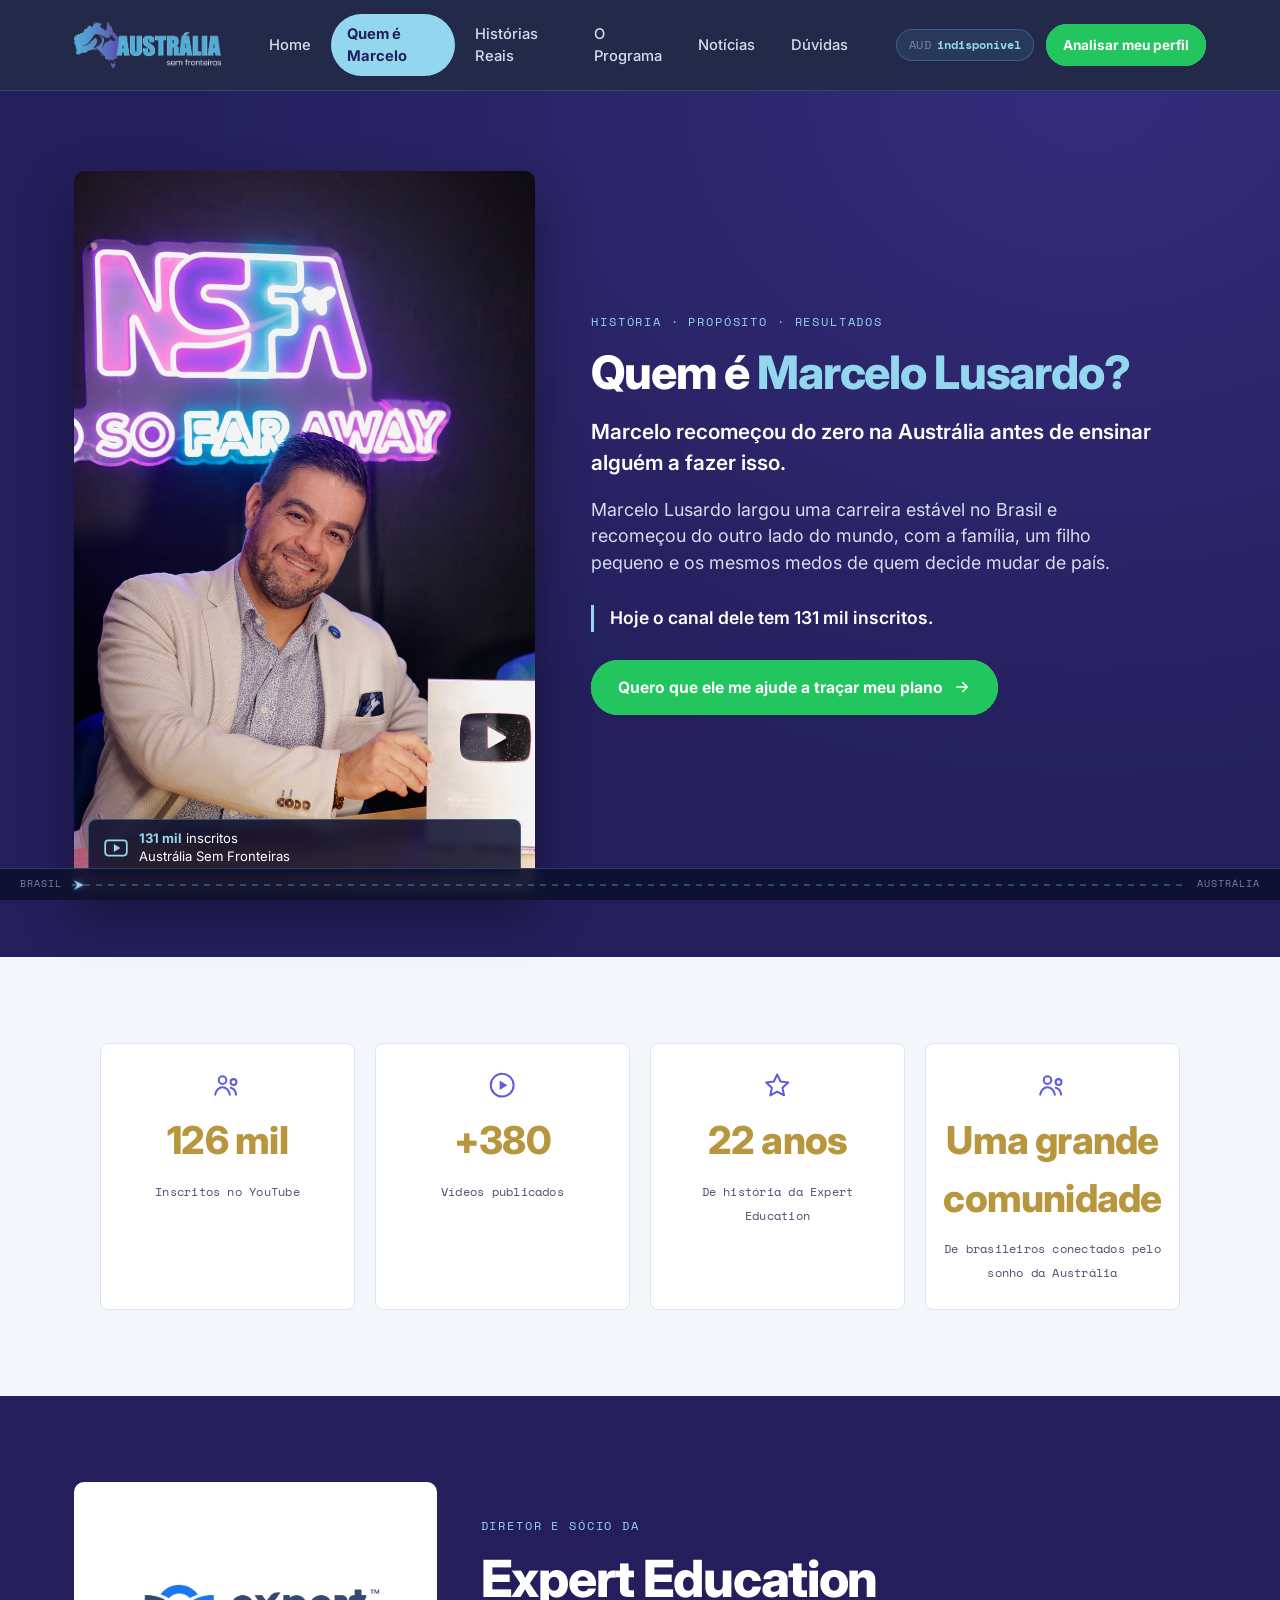
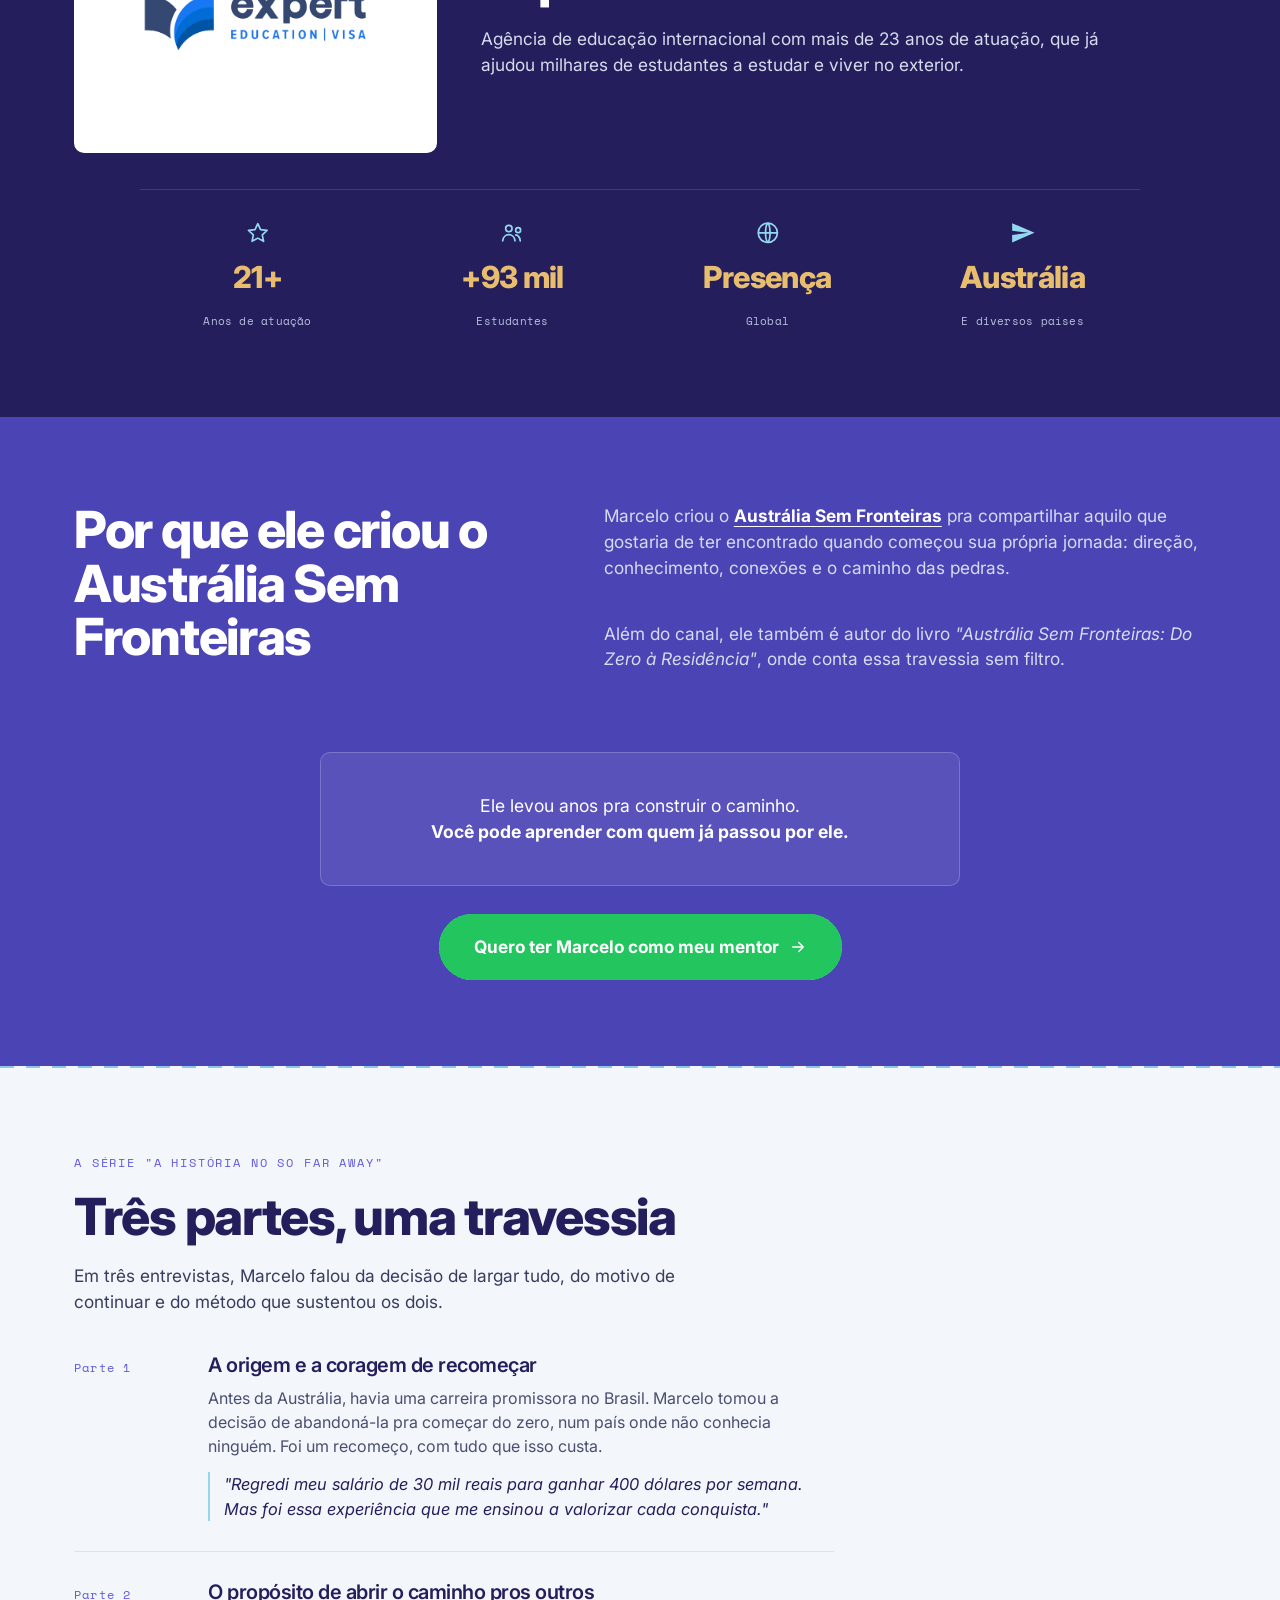
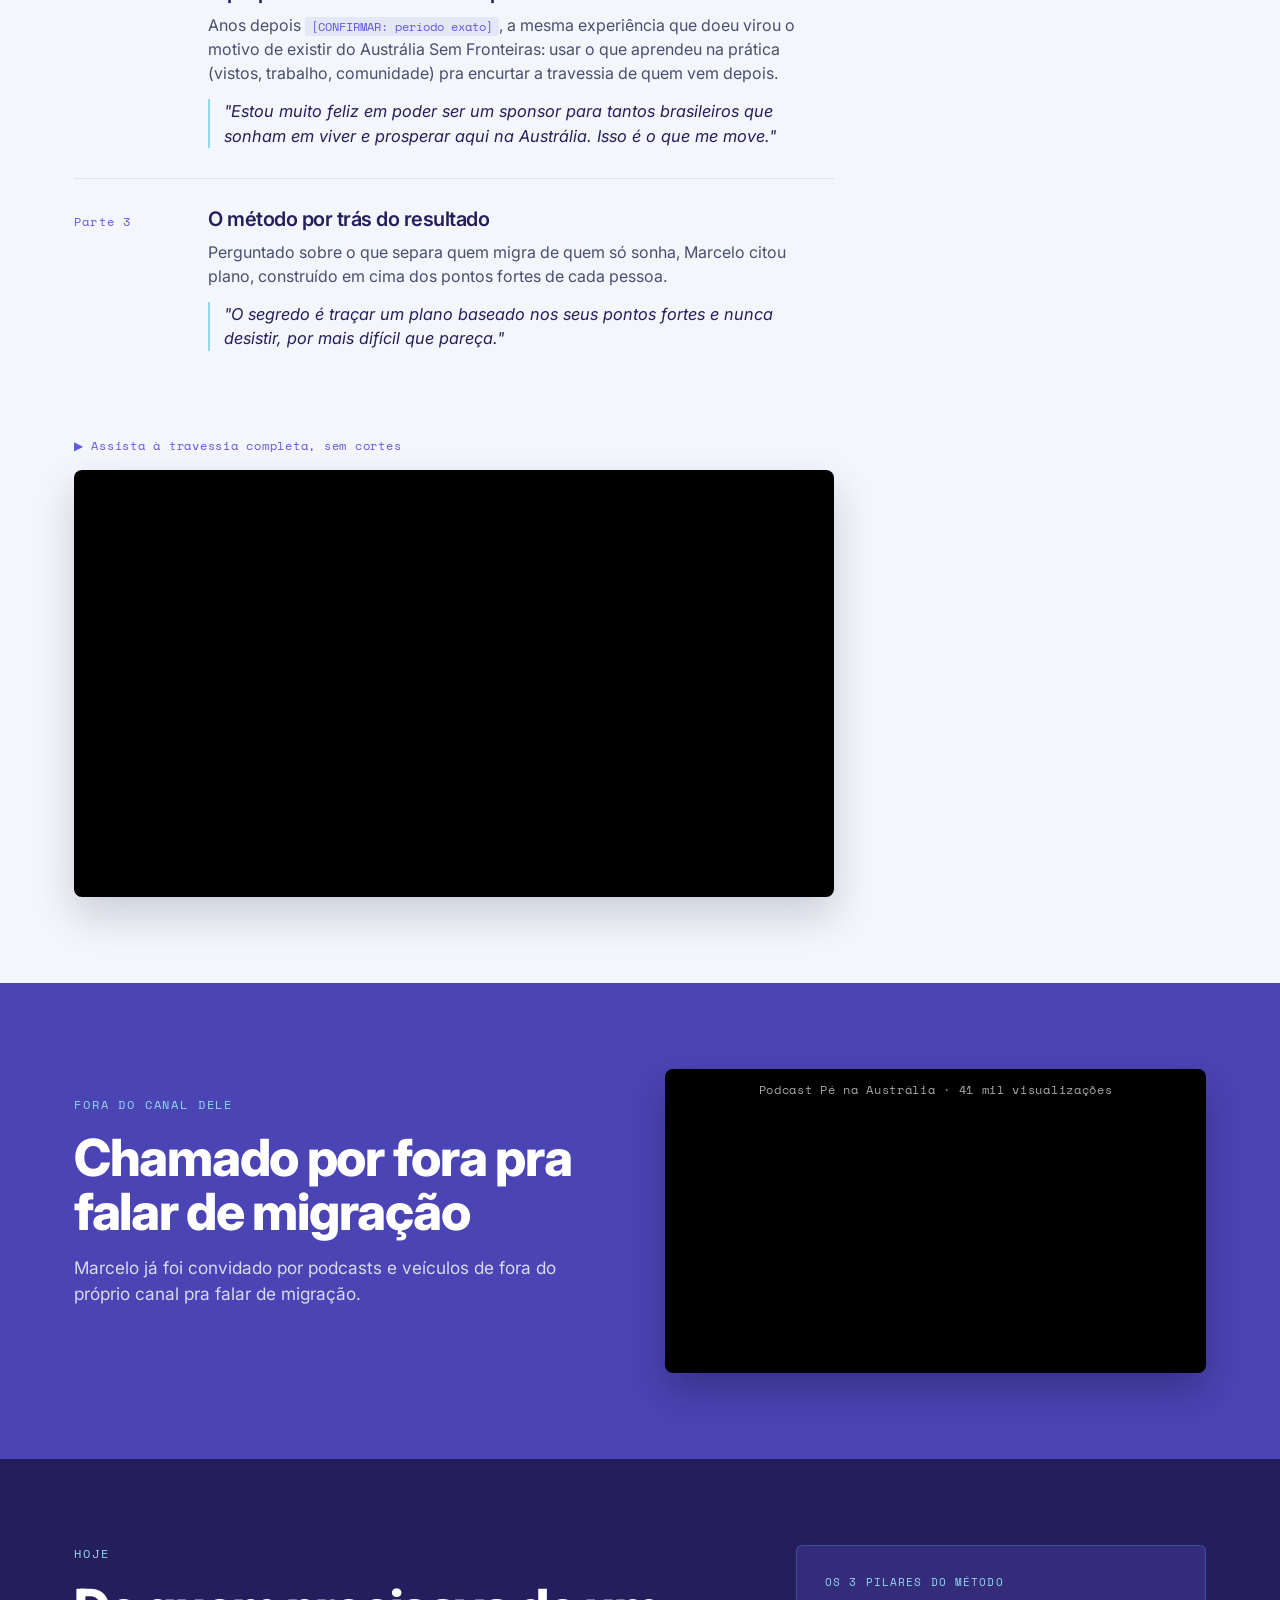
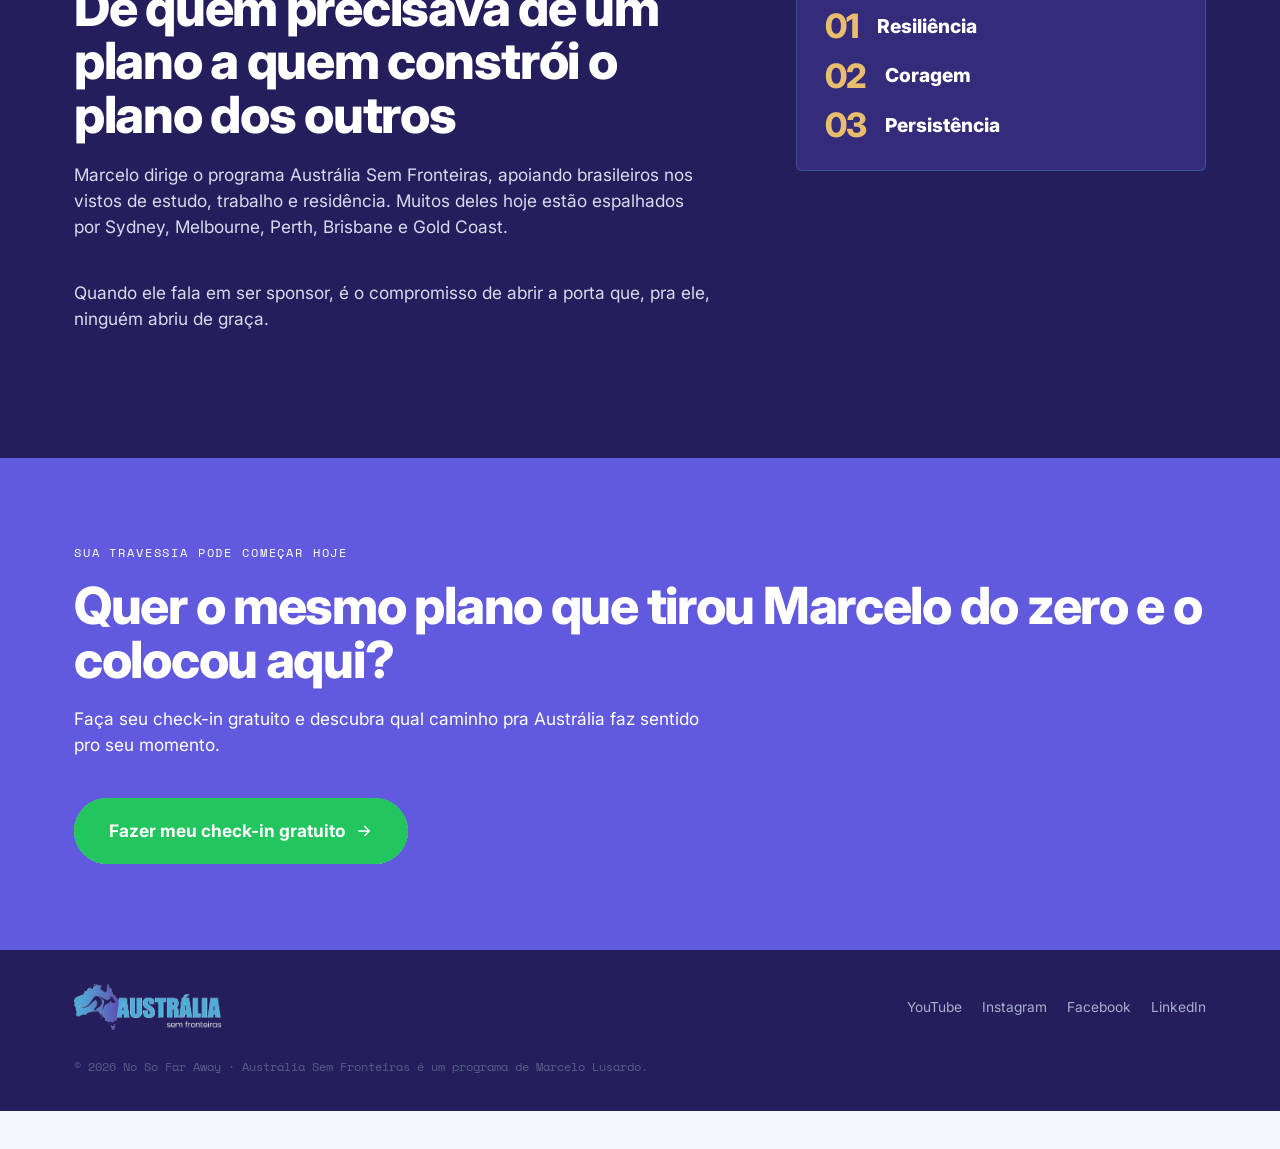
<file: marcelo-lusardo.html>
<!DOCTYPE html>
<html lang="pt-BR">
<head>
<meta charset="UTF-8">
<meta name="viewport" content="width=device-width, initial-scale=1.0">
<title>Quem é Marcelo Lusardo: A História Por Trás do Austrália Sem Fronteiras | No So Far Away</title>
<meta name="description" content="Antes de mentorar, Marcelo Lusardo recomeçou do zero na Austrália. Conheça a trajetória por trás do Austrália Sem Fronteiras.">
<link rel="preconnect" href="https://fonts.googleapis.com">
<link rel="preconnect" href="https://fonts.gstatic.com" crossorigin>
<link href="https://fonts.googleapis.com/css2?family=Inter:ital,wght@0,400;0,500;0,600;0,700;0,800;1,400;1,500;1,600&family=Space+Mono:wght@400;700&display=swap" rel="stylesheet">
<link rel="stylesheet" href="assets/css/style.css">
</head>
<body>

<!-- Sprite de ícones (linha, desenhados em código — nada de emoji/imagem
     estática, pra não perder texto/indexação em conteúdo visual). -->
<svg style="display:none" aria-hidden="true">
  <defs>
    <symbol id="mv-ic-people" viewBox="0 0 24 24">
      <circle cx="8.3" cy="8" r="3" fill="none" stroke="currentColor" stroke-width="1.6"/>
      <circle cx="17" cy="9.5" r="2.3" fill="none" stroke="currentColor" stroke-width="1.6"/>
      <path d="M2.5 19.5c.4-3.4 2.9-5.8 5.8-5.8s5.4 2.4 5.8 5.8" fill="none" stroke="currentColor" stroke-width="1.6" stroke-linecap="round"/>
      <path d="M14.8 14c2.2.5 3.9 2.6 4.2 5.5" fill="none" stroke="currentColor" stroke-width="1.6" stroke-linecap="round"/>
    </symbol>
    <symbol id="mv-ic-play" viewBox="0 0 24 24">
      <circle cx="12" cy="12" r="9" fill="none" stroke="currentColor" stroke-width="1.6"/>
      <path d="M10 8.3l6 3.7-6 3.7z" fill="currentColor" stroke="none"/>
    </symbol>
    <symbol id="mv-ic-star" viewBox="0 0 24 24">
      <path d="M12 3.5l2.6 5.6 6.1.7-4.5 4.2 1.2 6-5.4-3-5.4 3 1.2-6-4.5-4.2 6.1-.7z" fill="none" stroke="currentColor" stroke-width="1.6" stroke-linejoin="round"/>
    </symbol>
    <symbol id="mv-ic-globe" viewBox="0 0 24 24">
      <circle cx="12" cy="12" r="9" fill="none" stroke="currentColor" stroke-width="1.6"/>
      <path d="M3 12h18M12 3c2.8 2.6 2.8 15.4 0 18M12 3c-2.8 2.6-2.8 15.4 0 18" fill="none" stroke="currentColor" stroke-width="1.6"/>
    </symbol>
    <symbol id="mv-ic-plane" viewBox="0 0 24 24">
      <path d="M2 21L23 12L2 3L2 10L17 12L2 14Z" fill="currentColor" stroke="none"/>
    </symbol>
  </defs>
</svg>

<!-- =====================================================================
     NOTA PRA REVISÃO DO CLIENTE (remover antes de subir pro WordPress):
     Todo o texto abaixo usa só o que já está documentado publicamente
     (blog/Instagram do No So Far Away). Datas, números e detalhes de
     biografia (ano da migração, profissão anterior no Brasil, quantidade
     de mentorados, etc.) são propositalmente vagos onde não temos o dado
     real — marcados com [CONFIRMAR]. Precisamos que o Marcelo
     revise e complete antes da versão final.
     A foto real dele também precisa substituir o quadro de placeholder
     "FOTO 3x4" no hero.
     ===================================================================== -->

<!-- ======================= HEADER ======================= -->
<header class="site-header" id="site-header">
  <div class="wrap header-inner">
    <a href="index.html" class="brand">
      <img src="assets/img/logo-australia-sem-fronteiras.png" alt="Austrália Sem Fronteiras" class="brand-logo">
    </a>

    <nav class="main-nav" id="main-nav" aria-label="Navegação principal">
      <a href="index.html">Home</a>
      <a href="marcelo-lusardo.html" aria-current="page">Quem é Marcelo</a>
      <a href="index.html#provas">Histórias Reais</a>
      <a href="index.html#programa">O Programa</a>
      <a href="noticias.html">Notícias</a>
      <a href="index.html#duvidas">Dúvidas</a>
    </nav>

    <div class="header-actions">
      <span class="fx-badge">
        <span class="fx-badge__label">AUD</span>
        <strong data-fx-value>—</strong>
      </span>

      <a href="index.html#analise" class="btn btn-ticket btn-small header-cta">
        <span>Analisar meu perfil</span>
      </a>
    </div>

    <button class="nav-toggle" id="nav-toggle" aria-expanded="false" aria-controls="main-nav" aria-label="Abrir menu">
      <span></span><span></span><span></span>
    </button>
  </div>
</header>

<main id="top">

<!-- ======================= HERO ======================= -->
<!-- NOTA: redesenhado com base na arte de referência que o João mandou
     ("Quem é o Marcelo Modelo.jpeg"), mas TODO o conteúdo aqui é texto
     e SVG reais em HTML/CSS — nada de imagem com escrito embutido, pra
     o Google conseguir ler e indexar o texto normalmente. A foto é só
     foto (sem nenhum texto desenhado nela). -->
<section class="bio-hero">
  <div class="wrap mv-hero-grid">
    <figure class="mv-hero-photo">
      <img src="assets/img/marcelo-youtube-award.jpg" alt="Marcelo Lusardo em frente ao letreiro neon No So Far Away, segurando a placa comemorativa de 100 mil inscritos do YouTube">
      <span class="mv-hero-badge">
        <svg class="mv-hero-badge__icon" viewBox="0 0 24 24" aria-hidden="true"><path d="M10 8.3l6 3.7-6 3.7z" fill="currentColor"/><rect x="2" y="5" width="20" height="14" rx="3" fill="none" stroke="currentColor" stroke-width="1.6"/></svg>
        <span><strong>131 mil</strong> inscritos<br>Austrália Sem Fronteiras</span>
      </span>
    </figure>

    <div class="bio-hero-copy">
      <p class="eyebrow">História · Propósito · Resultados</p>
      <h1 class="hero-title">Quem é <span class="mv-accent">Marcelo Lusardo?</span></h1>
      <p class="mv-hero-lead">Marcelo recomeçou do zero na Austrália antes de ensinar alguém a fazer isso.</p>
      <p class="hero-sub">Marcelo Lusardo largou uma carreira estável no Brasil e recomeçou do outro lado do mundo, com a família, um filho pequeno e os mesmos medos de quem decide mudar de país.</p>
      <p class="mv-hero-callout">Hoje o canal dele tem 131 mil inscritos.</p>
      <div class="hero-actions">
        <a href="index.html#analise" class="btn btn-ticket">
          <span>Quero que ele me ajude a traçar meu plano</span>
          <svg viewBox="0 0 24 24" width="18" height="18" aria-hidden="true"><path d="M5 12h14M13 6l6 6-6 6" fill="none" stroke="currentColor" stroke-width="2" stroke-linecap="round" stroke-linejoin="round"/></svg>
        </a>
      </div>
    </div>
  </div>
</section>

<!-- ======================= NÚMEROS (count-up ao rolar, igual à LP) ======================= -->
<section class="section section--paper">
  <div class="wrap">
    <div class="mv-stat-grid">
      <div class="lp-stat-card mv-stat-card">
        <svg class="mv-stat-icon" aria-hidden="true"><use href="#mv-ic-people"/></svg>
        <strong><span class="lp-count" data-target="131" data-decimals="0">131</span> mil</strong>
        <span>Inscritos no YouTube</span>
      </div>
      <div class="lp-stat-card mv-stat-card">
        <svg class="mv-stat-icon" aria-hidden="true"><use href="#mv-ic-play"/></svg>
        <strong>+<span class="lp-count" data-target="395" data-decimals="0">395</span></strong>
        <span>Vídeos publicados</span>
      </div>
      <div class="lp-stat-card mv-stat-card">
        <svg class="mv-stat-icon" aria-hidden="true"><use href="#mv-ic-star"/></svg>
        <strong><span class="lp-count" data-target="23" data-decimals="0">23</span> anos</strong>
        <span>De história da Expert Education</span>
      </div>
      <div class="lp-stat-card mv-stat-card">
        <svg class="mv-stat-icon" aria-hidden="true"><use href="#mv-ic-people"/></svg>
        <strong>Uma grande comunidade</strong>
        <span>De brasileiros conectados pelo sonho da Austrália</span>
      </div>
    </div>
  </div>
</section>

<!-- ======================= EXPERT EDUCATION (autoridade) ======================= -->
<section class="section section--ink">
  <div class="wrap mv-expert-grid">
    <div class="mv-expert-card">
      <img src="assets/img/logo-expert-education.png" alt="Expert Education &amp; Visa Services" class="mv-expert-logo">
    </div>
    <div>
      <p class="eyebrow">Diretor e sócio da</p>
      <h2 class="section-title section-title--light">Expert Education</h2>
      <p class="section-lead section-lead--light">Agência de educação internacional com mais de 23 anos de atuação, que já ajudou milhares de estudantes a estudar e viver no exterior.</p>
    </div>
  </div>

  <div class="wrap">
    <div class="mv-mini-stats">
      <div class="mv-mini-stat">
        <svg class="mv-mini-icon" aria-hidden="true"><use href="#mv-ic-star"/></svg>
        <strong><span class="lp-count" data-target="23" data-decimals="0">23</span>+</strong>
        <span>Anos de atuação</span>
      </div>
      <div class="mv-mini-stat">
        <svg class="mv-mini-icon" aria-hidden="true"><use href="#mv-ic-people"/></svg>
        <strong>+<span class="lp-count" data-target="100" data-decimals="0">100</span> mil</strong>
        <span>Estudantes</span>
      </div>
      <div class="mv-mini-stat">
        <svg class="mv-mini-icon" aria-hidden="true"><use href="#mv-ic-globe"/></svg>
        <strong>Presença</strong>
        <span>Global</span>
      </div>
      <div class="mv-mini-stat">
        <svg class="mv-mini-icon" aria-hidden="true"><use href="#mv-ic-plane"/></svg>
        <strong>Austrália</strong>
        <span>E diversos países</span>
      </div>
    </div>
  </div>
</section>

<!-- ======================= MISSÃO ======================= -->
<section class="section section--eucalyptus">
  <div class="wrap mv-mission-grid">
    <h2 class="section-title section-title--light">Por que ele criou o Austrália Sem Fronteiras</h2>
    <div>
      <p class="section-lead section-lead--light">Marcelo criou o <a href="index.html" class="link-inline link-inline--light">Austrália Sem Fronteiras</a> pra compartilhar aquilo que gostaria de ter encontrado quando começou sua própria jornada: direção, conhecimento, conexões e o caminho das pedras.</p>
      <p class="section-lead section-lead--light">Além do canal, ele também é autor do livro <em>"Austrália Sem Fronteiras: Do Zero à Residência"</em>, onde conta essa travessia sem filtro.</p>
    </div>
  </div>

  <div class="wrap">
    <div class="mv-mission-callout">
      <p>Ele levou anos pra construir o caminho.<br><strong>Você pode aprender com quem já passou por ele.</strong></p>
    </div>
    <p class="mv-mission-cta-wrap">
      <a href="index.html#analise" class="btn btn-ticket btn-large">
        <span>Quero ter Marcelo como meu mentor</span>
        <svg viewBox="0 0 24 24" width="18" height="18" aria-hidden="true"><path d="M5 12h14M13 6l6 6-6 6" fill="none" stroke="currentColor" stroke-width="2" stroke-linecap="round" stroke-linejoin="round"/></svg>
      </a>
    </p>
  </div>
</section>

<div class="ticket-divider" aria-hidden="true"></div>

<!-- ======================= A TRAVESSIA (timeline) ======================= -->
<section class="section section--paper" id="travessia">
  <div class="wrap">
    <p class="eyebrow eyebrow--dark">A série "A História No So Far Away"</p>
    <h2 class="section-title">Três partes, uma travessia</h2>
    <p class="section-lead">Em três entrevistas, Marcelo falou da decisão de largar tudo, do motivo de continuar e do método que sustentou os dois.</p>

    <ol class="timeline">
      <li class="timeline-item">
        <span class="timeline-mark">Parte 1</span>
        <div class="timeline-body">
          <h3>A origem e a coragem de recomeçar</h3>
          <p>Antes da Austrália, havia uma carreira promissora no Brasil. Marcelo tomou a decisão de abandoná-la pra começar do zero, num país onde não conhecia ninguém. Foi um recomeço, com tudo que isso custa.</p>
          <blockquote>"Regredi meu salário de 30 mil reais para ganhar 400 dólares por semana. Mas foi essa experiência que me ensinou a valorizar cada conquista."</blockquote>
        </div>
      </li>
      <li class="timeline-item">
        <span class="timeline-mark">Parte 2</span>
        <div class="timeline-body">
          <h3>O propósito de abrir o caminho pros outros</h3>
          <p>Anos depois <span class="tbd">[CONFIRMAR: período exato]</span>, a mesma experiência que doeu virou o motivo de existir do Austrália Sem Fronteiras: usar o que aprendeu na prática (vistos, trabalho, comunidade) pra encurtar a travessia de quem vem depois.</p>
          <blockquote>"Estou muito feliz em poder ser um sponsor para tantos brasileiros que sonham em viver e prosperar aqui na Austrália. Isso é o que me move."</blockquote>
        </div>
      </li>
      <li class="timeline-item">
        <span class="timeline-mark">Parte 3</span>
        <div class="timeline-body">
          <h3>O método por trás do resultado</h3>
          <p>Perguntado sobre o que separa quem migra de quem só sonha, Marcelo citou plano, construído em cima dos pontos fortes de cada pessoa.</p>
          <blockquote>"O segredo é traçar um plano baseado nos seus pontos fortes e nunca desistir, por mais difícil que pareça."</blockquote>
        </div>
      </li>
    </ol>

    <div class="video-block">
      <p class="video-block__label">▶ Assista à travessia completa, sem cortes</p>
      <div class="video-frame">
        <iframe src="https://www.youtube.com/embed/RauCPm8Gfc4"
                title="A Travessia: A História Por Trás do Austrália Sem Fronteiras, canal No So Far Away"
                loading="lazy"
                allow="accelerometer; autoplay; clipboard-write; encrypted-media; gyroscope; picture-in-picture"
                allowfullscreen></iframe>
      </div>
    </div>
  </div>
</section>

<!-- ======================= AUTORIDADE: MÍDIA EXTERNA ======================= -->
<section class="section section--eucalyptus" id="midia">
  <div class="wrap midia-grid">
    <div>
      <p class="eyebrow">Fora do canal dele</p>
      <h2 class="section-title section-title--light">Chamado por fora pra falar de migração</h2>
      <p class="section-lead section-lead--light">Marcelo já foi convidado por podcasts e veículos de fora do próprio canal pra falar de migração.</p>
    </div>
    <div class="video-frame video-frame--card">
      <iframe src="https://www.youtube.com/embed/JNXoaFJYLTM"
              title="Marcelo Lusardo no Podcast Pé na Austrália"
              loading="lazy"
              allow="accelerometer; autoplay; clipboard-write; encrypted-media; gyroscope; picture-in-picture"
              allowfullscreen></iframe>
      <p class="video-frame__caption">Podcast Pé na Austrália · 41 mil visualizações</p>
    </div>
  </div>
</section>

<!-- ======================= HOJE ======================= -->
<section class="section section--ink">
  <div class="wrap hoje-grid">
    <div>
      <p class="eyebrow">Hoje</p>
      <h2 class="section-title section-title--light">De quem precisava de um plano a quem constrói o plano dos outros</h2>
      <p class="section-lead section-lead--light">Marcelo dirige o programa Austrália Sem Fronteiras, apoiando brasileiros nos vistos de estudo, trabalho e residência. Muitos deles hoje estão espalhados por Sydney, Melbourne, Perth, Brisbane e Gold Coast.</p>
      <p class="section-lead section-lead--light">Quando ele fala em ser sponsor, é o compromisso de abrir a porta que, pra ele, ninguém abriu de graça.</p>
    </div>

    <div class="pillars">
      <p class="pillars-label">Os 3 pilares do método</p>
      <ul>
        <li><span>01</span>Resiliência</li>
        <li><span>02</span>Coragem</li>
        <li><span>03</span>Persistência</li>
      </ul>
    </div>
  </div>
</section>

<!-- ======================= CTA ======================= -->
<section class="section section--rust">
  <div class="wrap final-cta">
    <p class="eyebrow eyebrow--onrust">Sua travessia pode começar hoje</p>
    <h2 class="section-title section-title--light">Quer o mesmo plano que tirou Marcelo do zero e o colocou aqui?</h2>
    <p class="section-lead section-lead--light">Faça seu check-in gratuito e descubra qual caminho pra Austrália faz sentido pro seu momento.</p>
    <a href="index.html#analise" class="btn btn-ticket btn-large">
      <span>Fazer meu check-in gratuito</span>
      <svg viewBox="0 0 24 24" width="18" height="18" aria-hidden="true"><path d="M5 12h14M13 6l6 6-6 6" fill="none" stroke="currentColor" stroke-width="2" stroke-linecap="round" stroke-linejoin="round"/></svg>
    </a>
  </div>
</section>

</main>

<!-- ======================= FOOTER ======================= -->
<footer class="site-footer">
  <div class="wrap footer-inner">
    <a href="index.html" class="brand brand--footer">
      <img src="assets/img/logo-australia-sem-fronteiras.png" alt="Austrália Sem Fronteiras" class="brand-logo">
    </a>

    <nav class="footer-nav" aria-label="Redes sociais">
      <a href="https://www.youtube.com/@nsfa_br" target="_blank" rel="noopener">YouTube</a>
      <a href="http://instagram.com/nsfa_br" target="_blank" rel="noopener">Instagram</a>
      <a href="https://facebook.com/nsfabr" target="_blank" rel="noopener">Facebook</a>
      <a href="http://linkedin.com/company/nsfabr" target="_blank" rel="noopener">LinkedIn</a>
    </nav>

    <p class="footer-note">© <span id="year"></span> No So Far Away · Austrália Sem Fronteiras é um programa de Marcelo Lusardo.</p>
  </div>
</footer>

<!-- ======================= RASTREADOR DE VOO (scroll progress) ======================= -->
<div class="flight-tracker" aria-hidden="true">
  <span class="flight-tracker__label">BRASIL</span>
  <div class="flight-tracker__track">
    <div class="flight-tracker__plane" id="flight-tracker-plane">
      <svg viewBox="0 0 24 24" width="13" height="13"><path d="M2 12l19-9-7 9 7 9z" fill="currentColor"/></svg>
    </div>
  </div>
  <span class="flight-tracker__label">AUSTRÁLIA</span>
</div>

<script src="assets/js/main.js"></script>
</body>
</html>
</file>
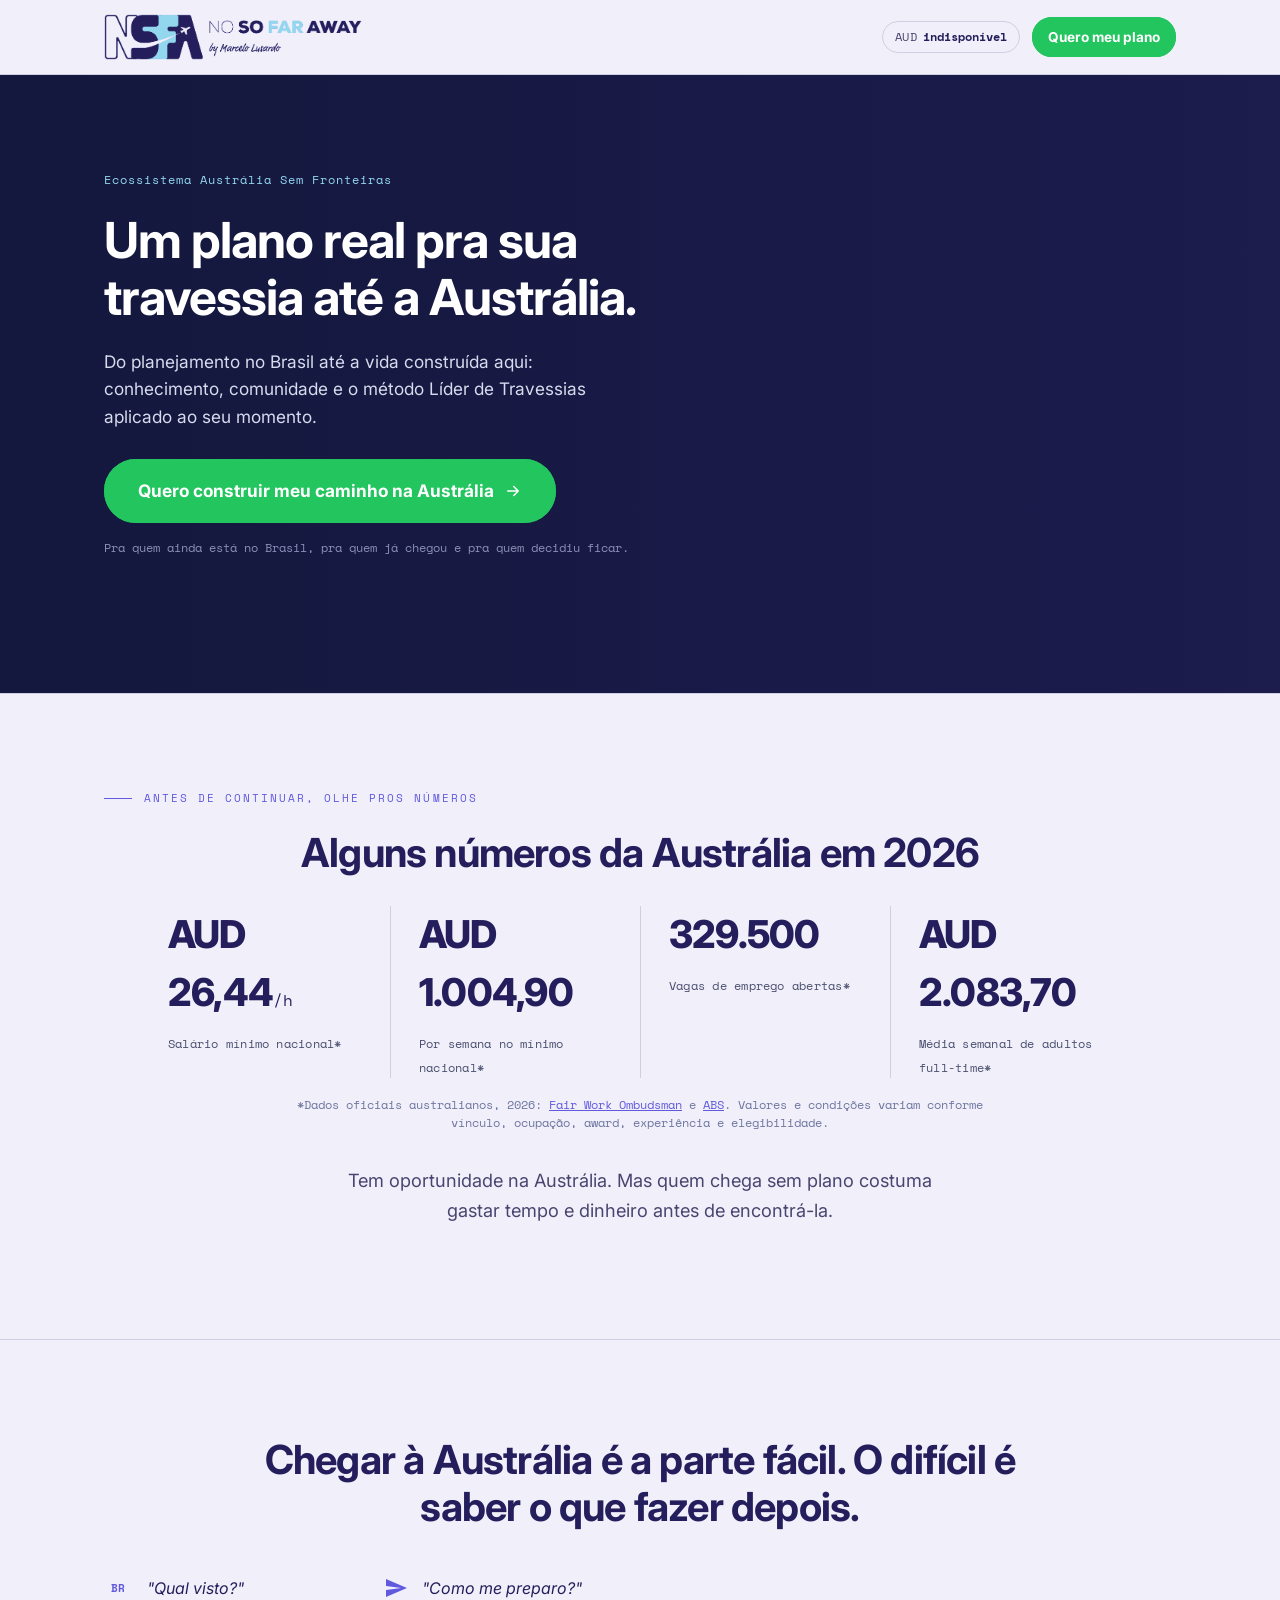
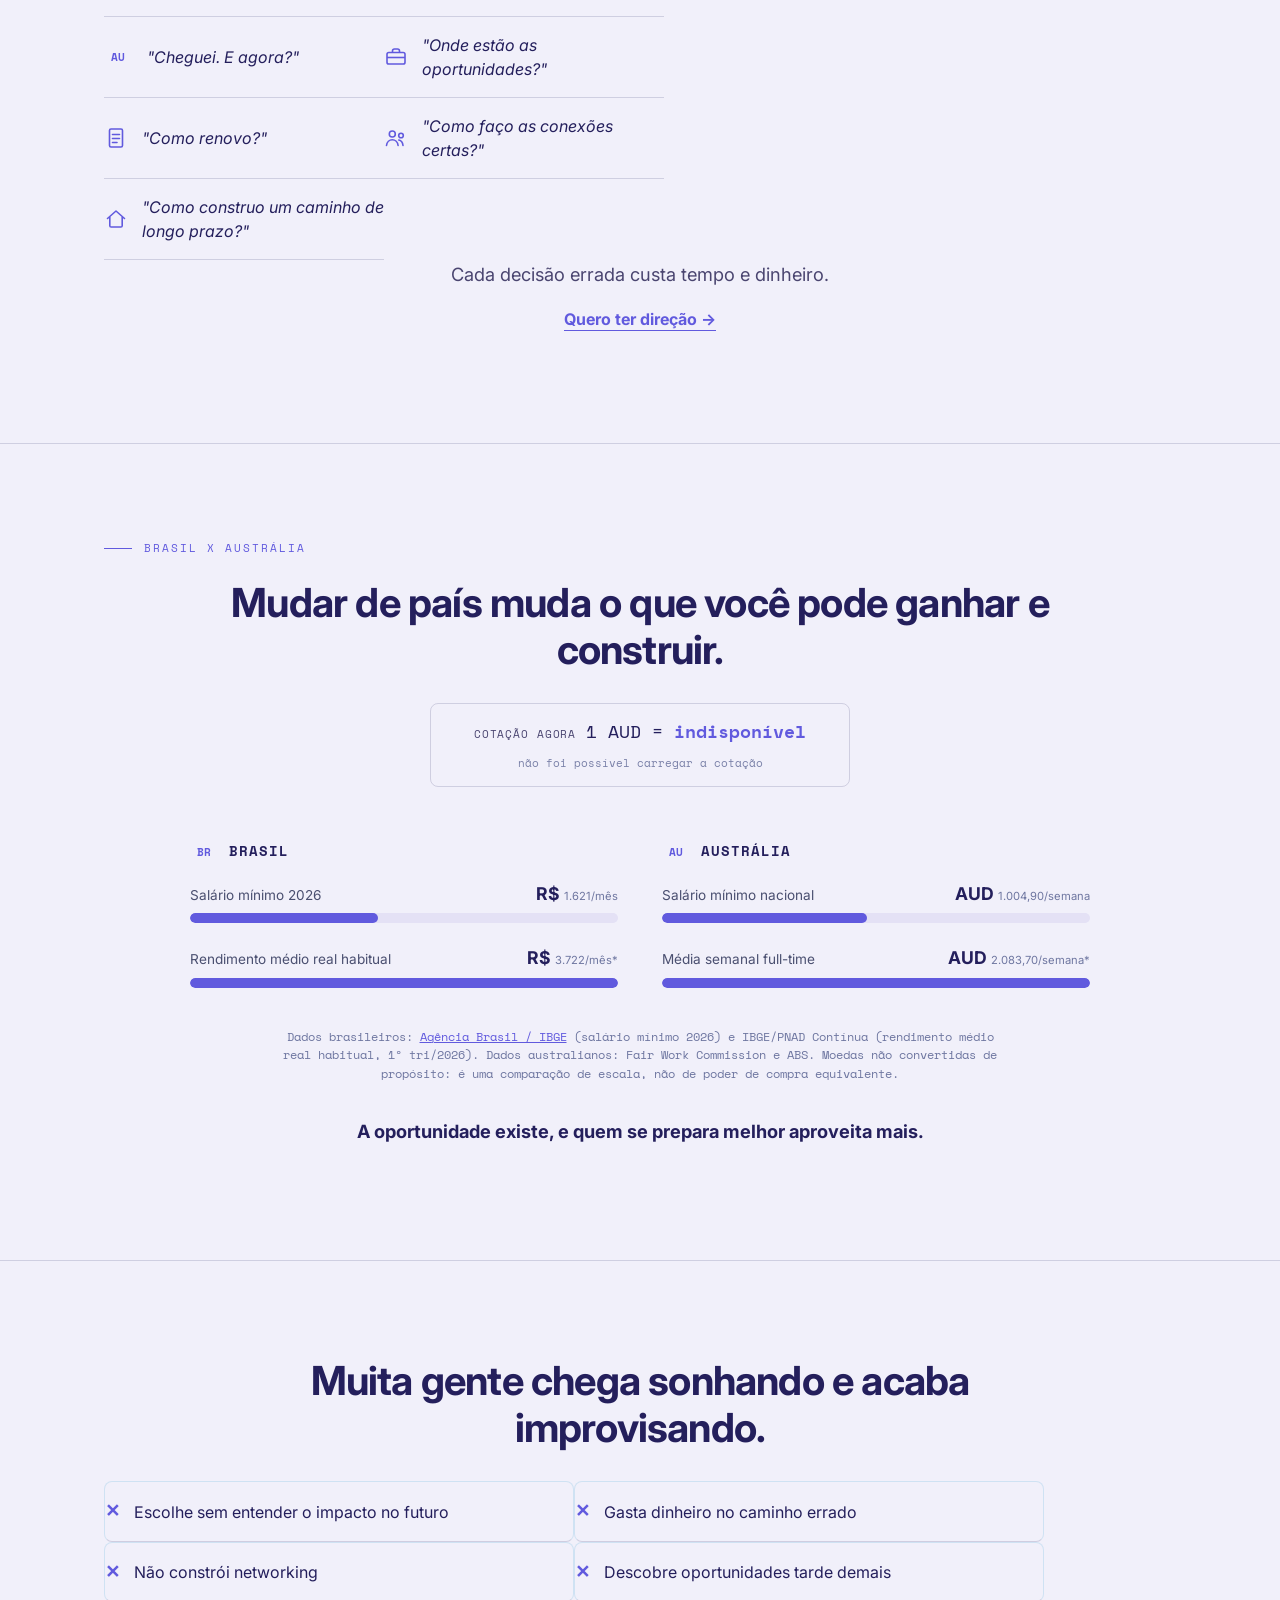
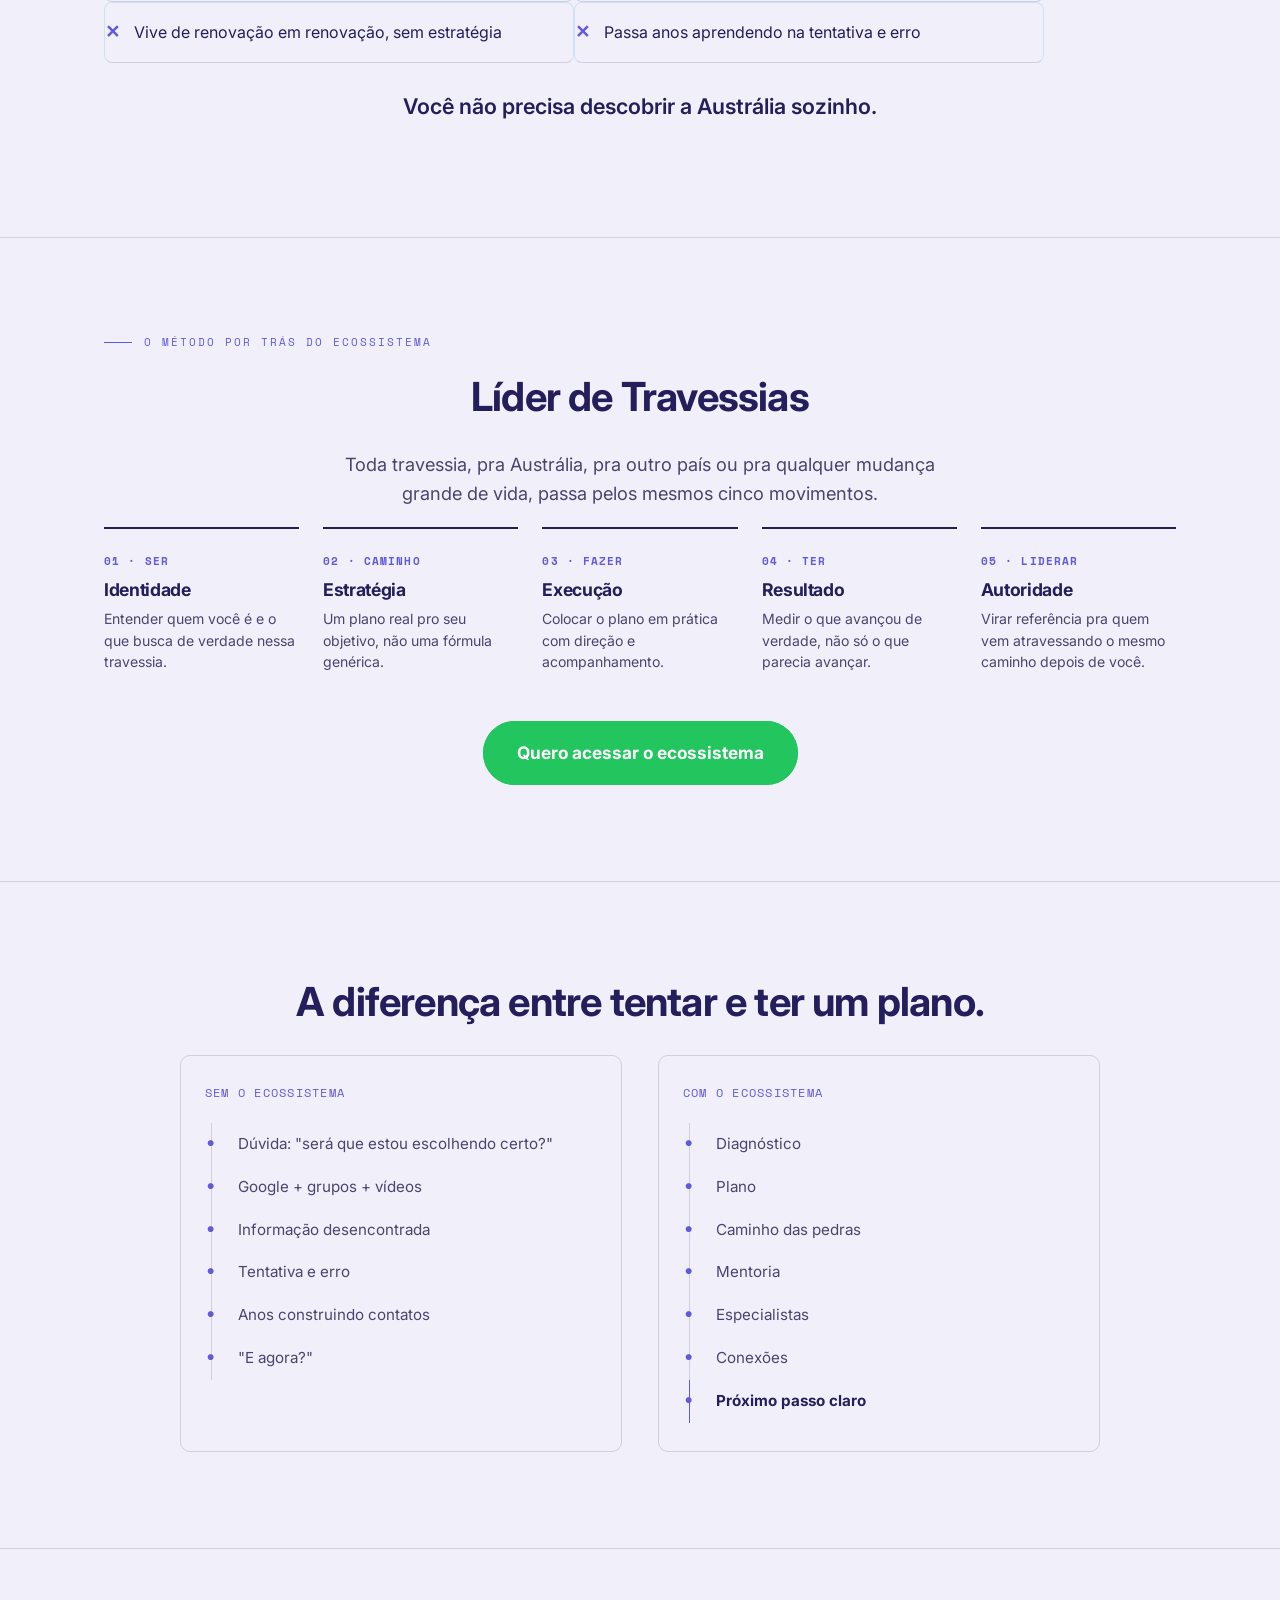
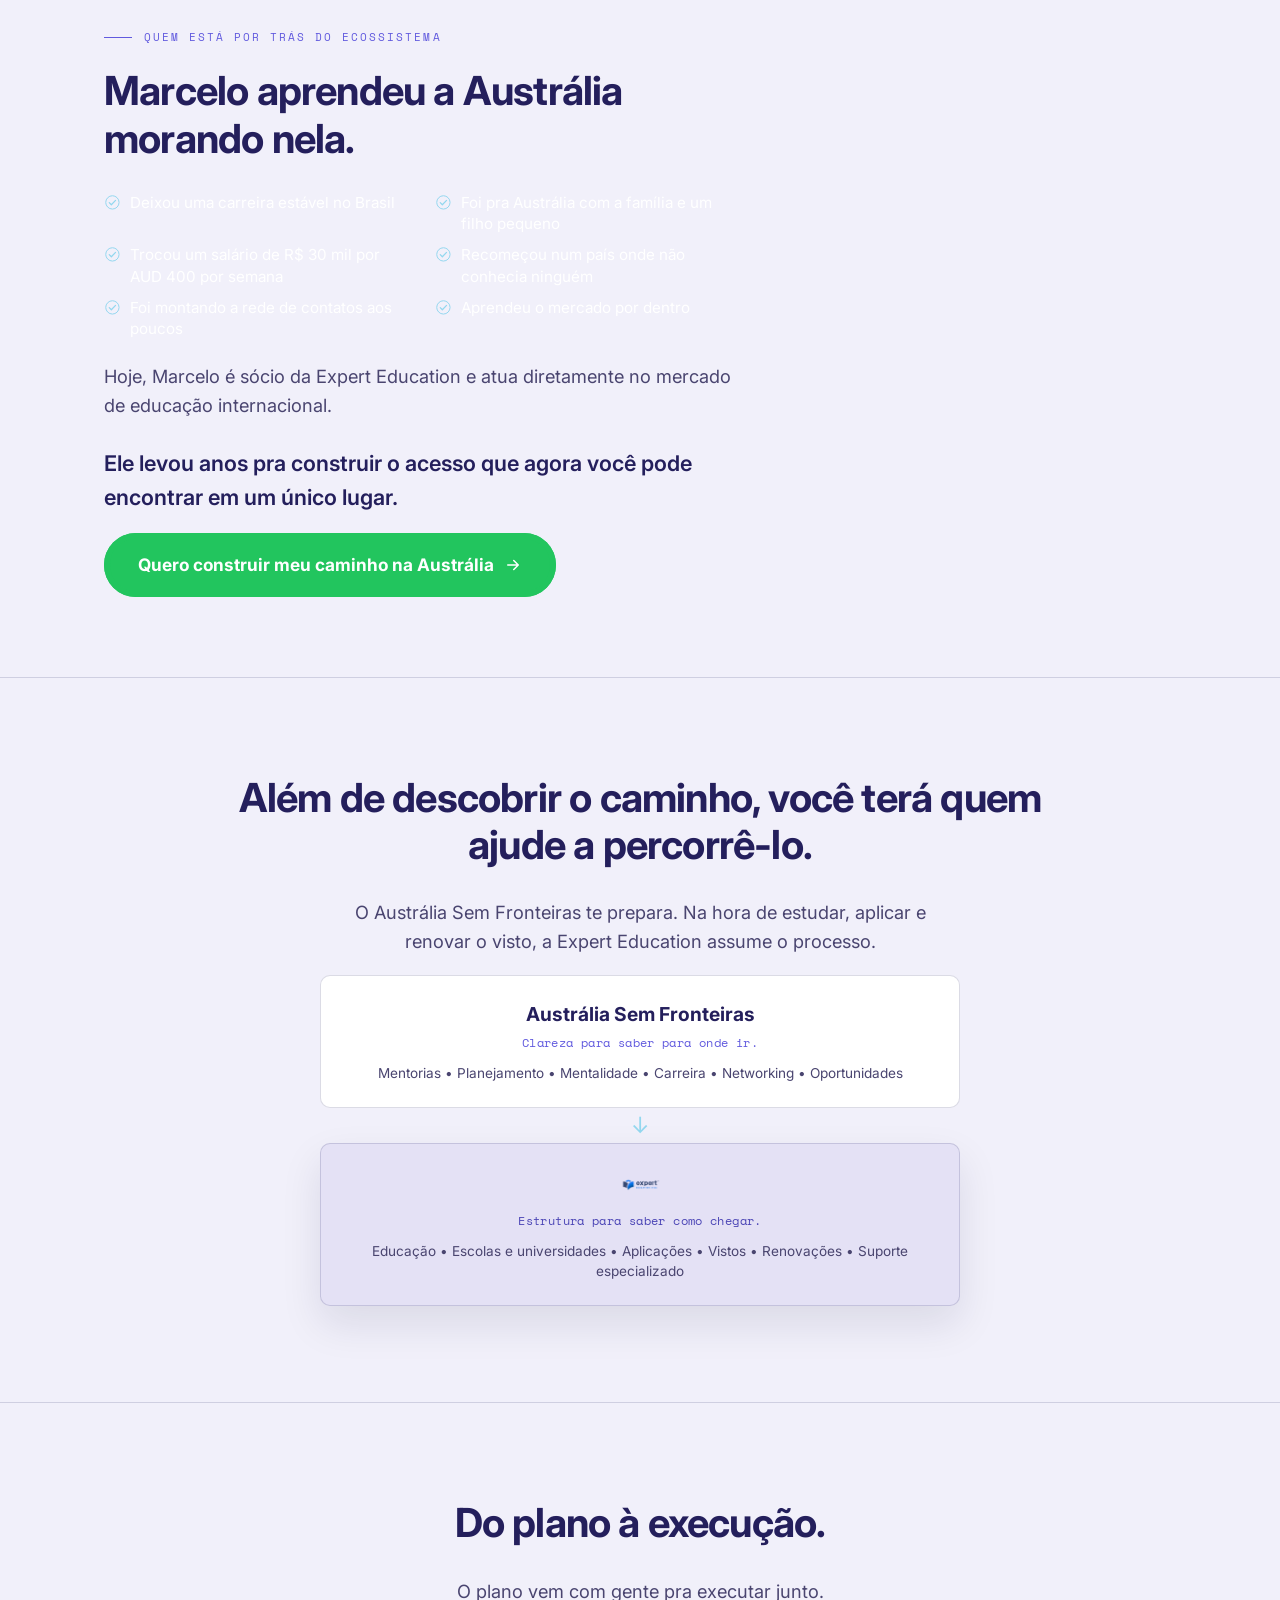
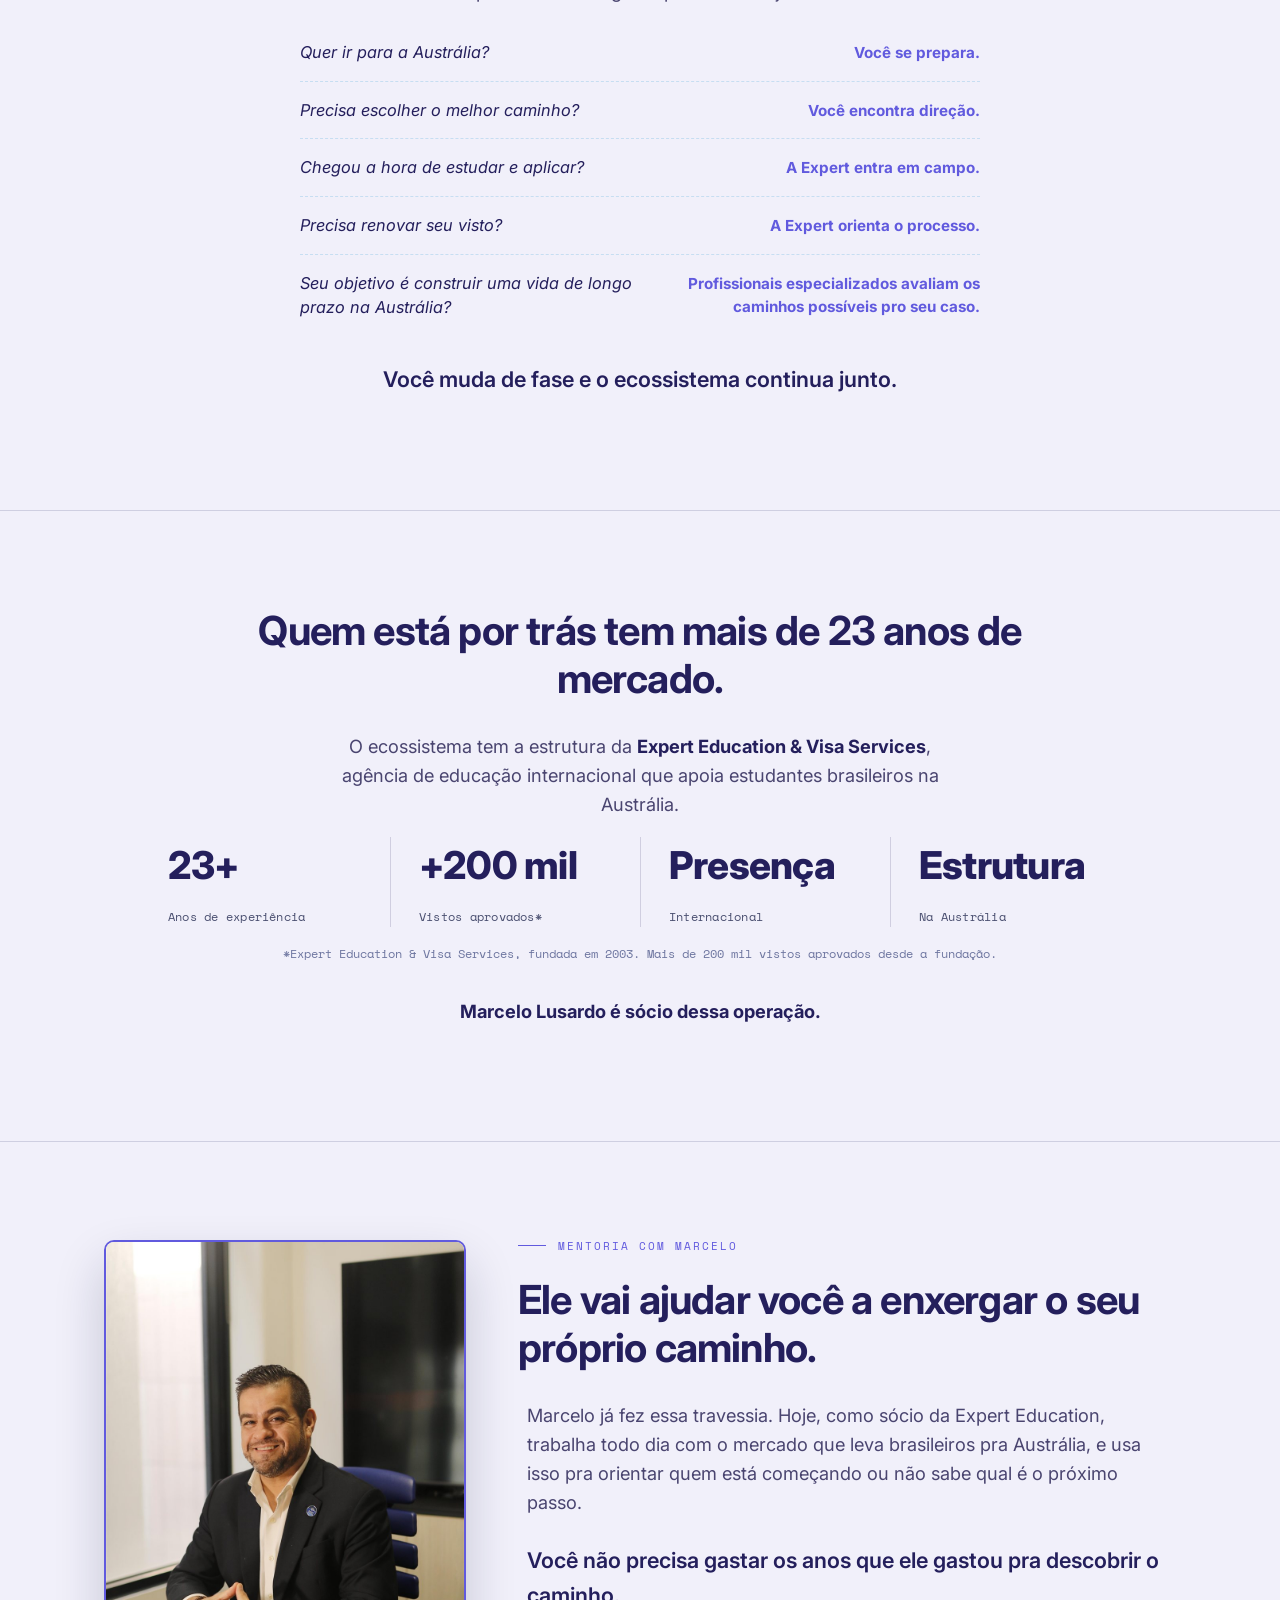
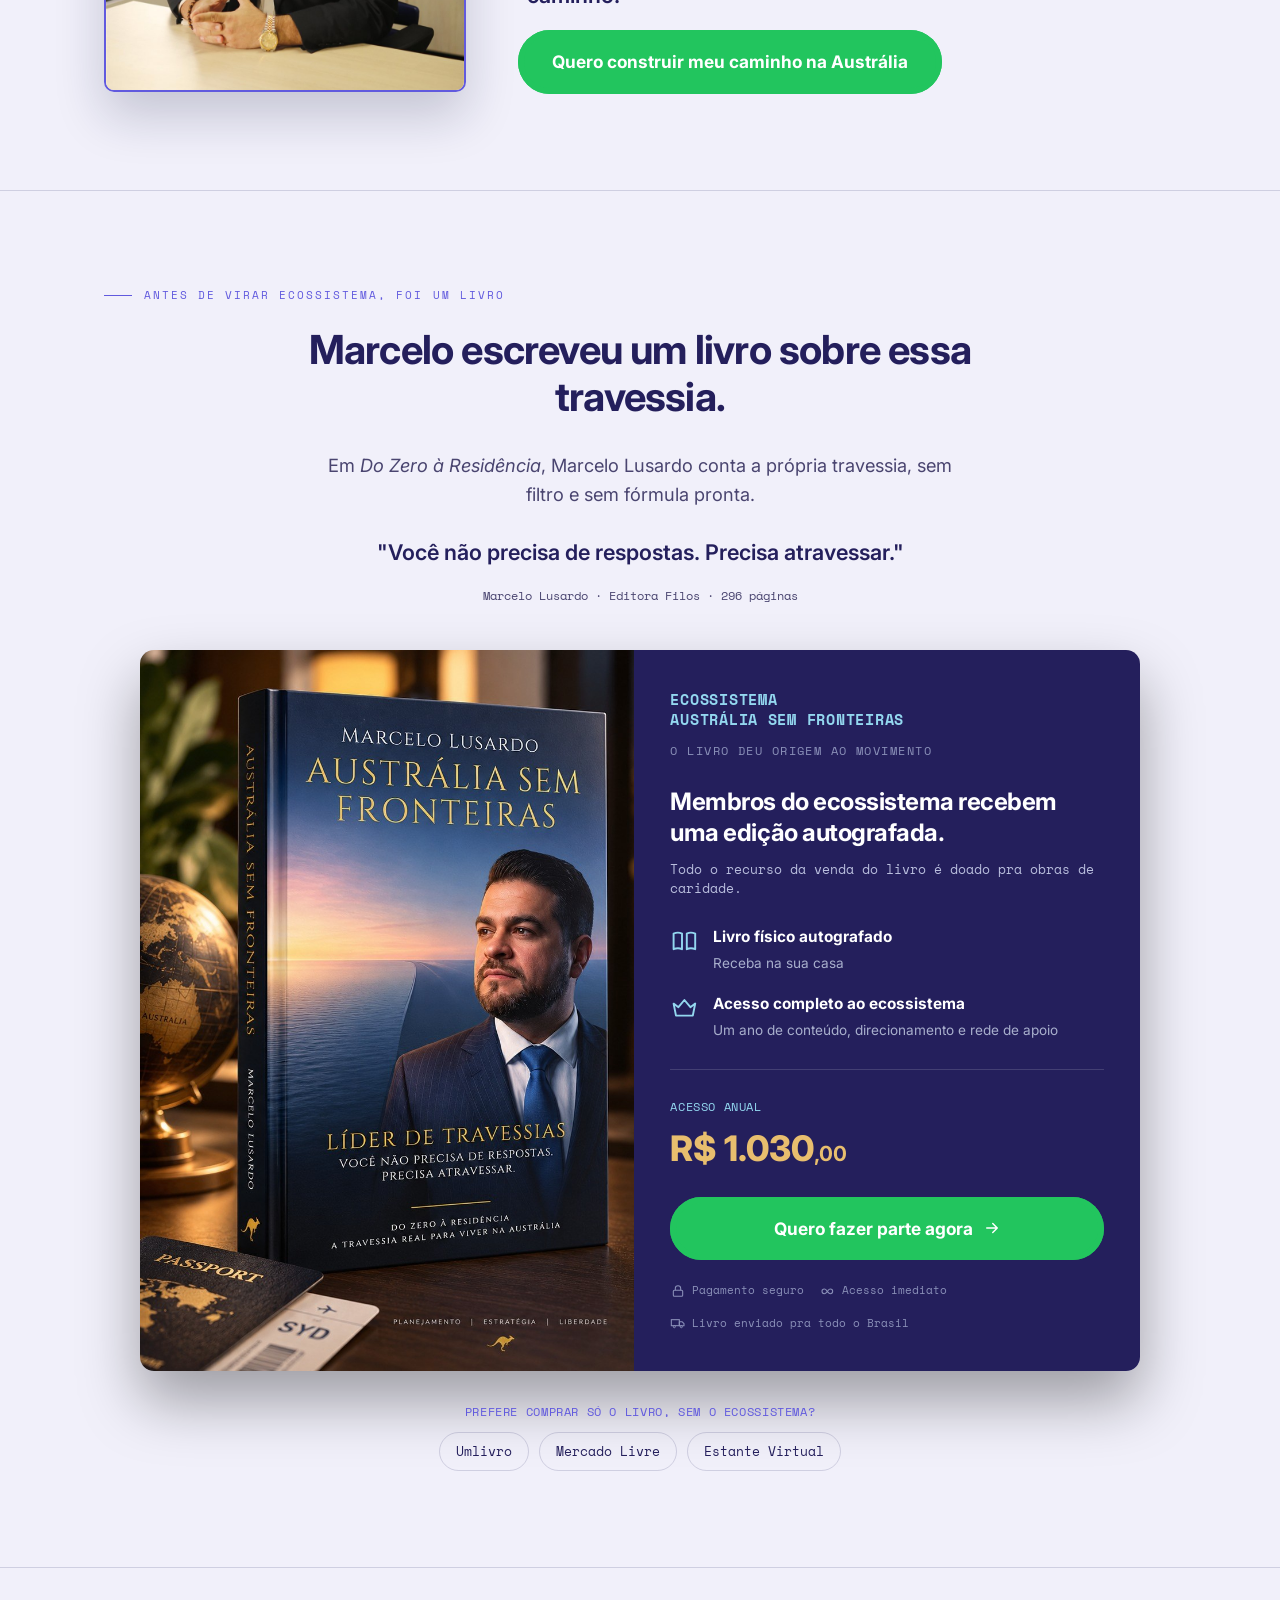
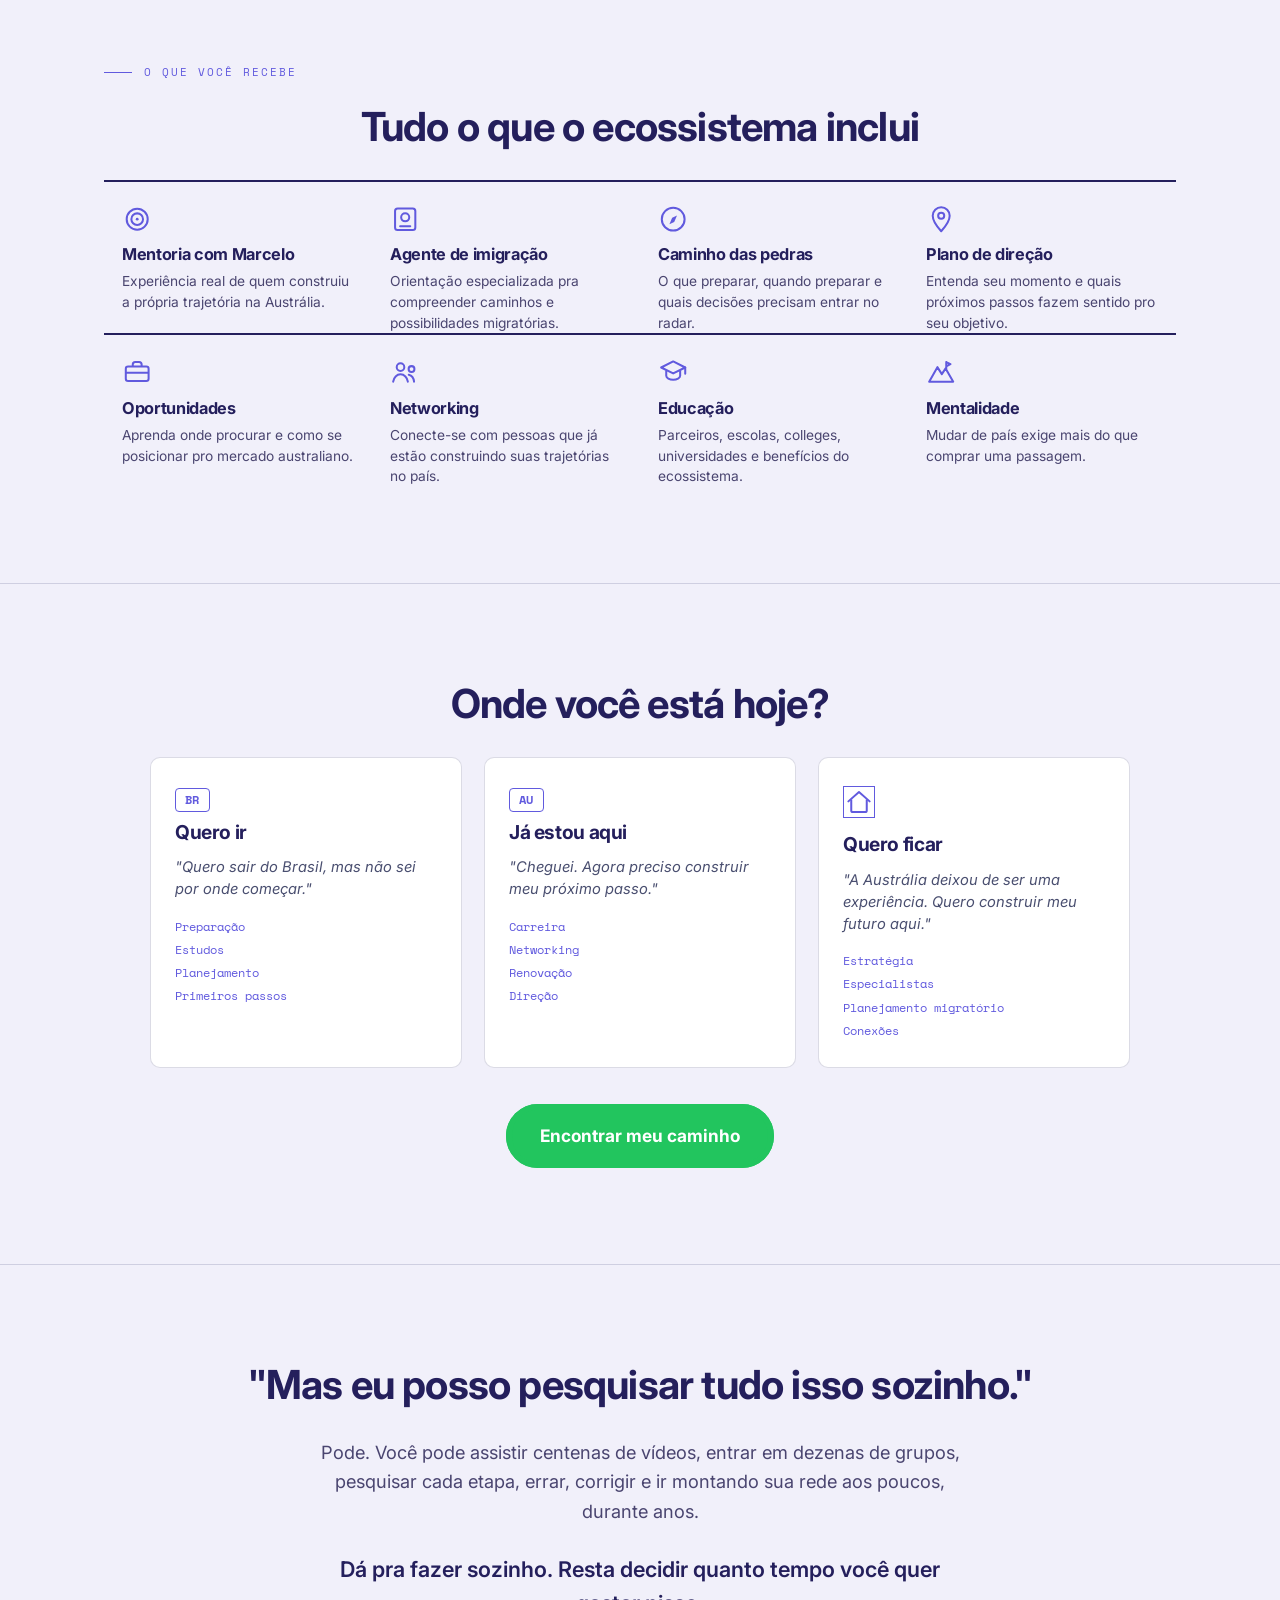
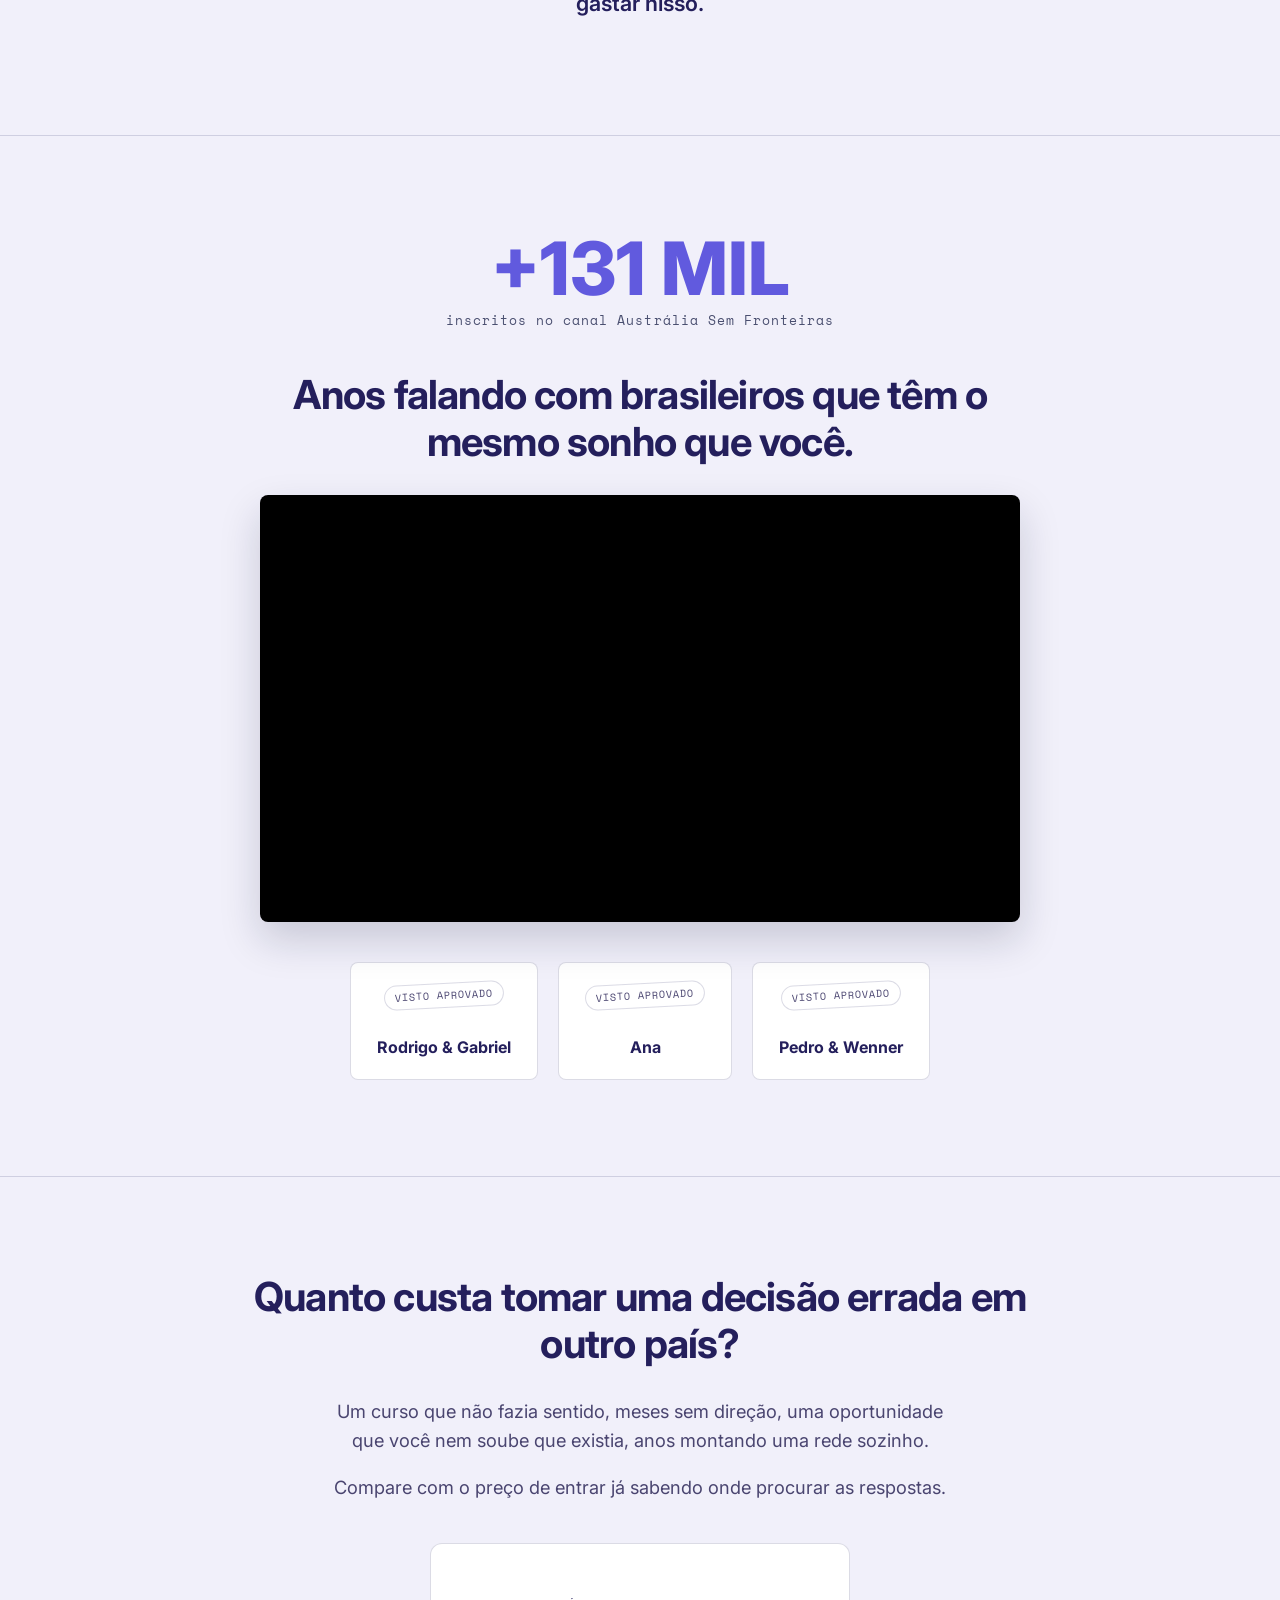
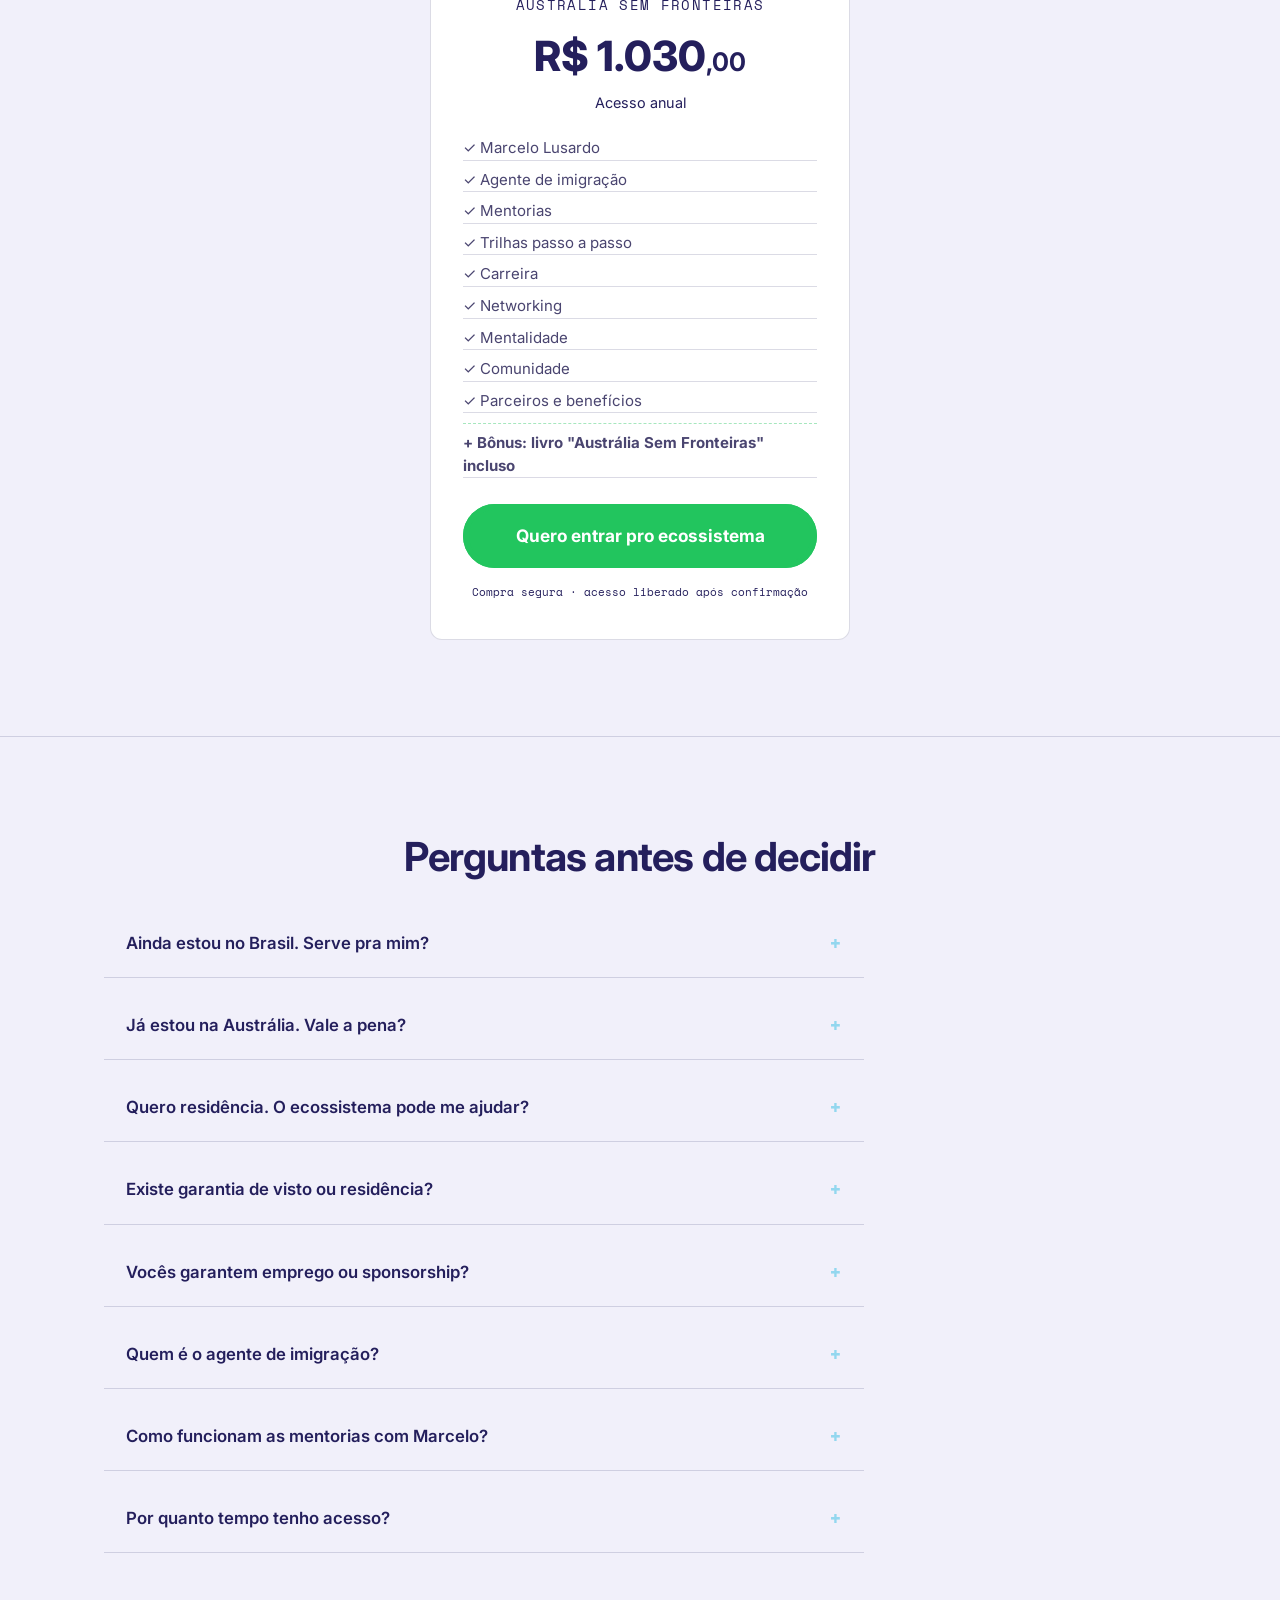
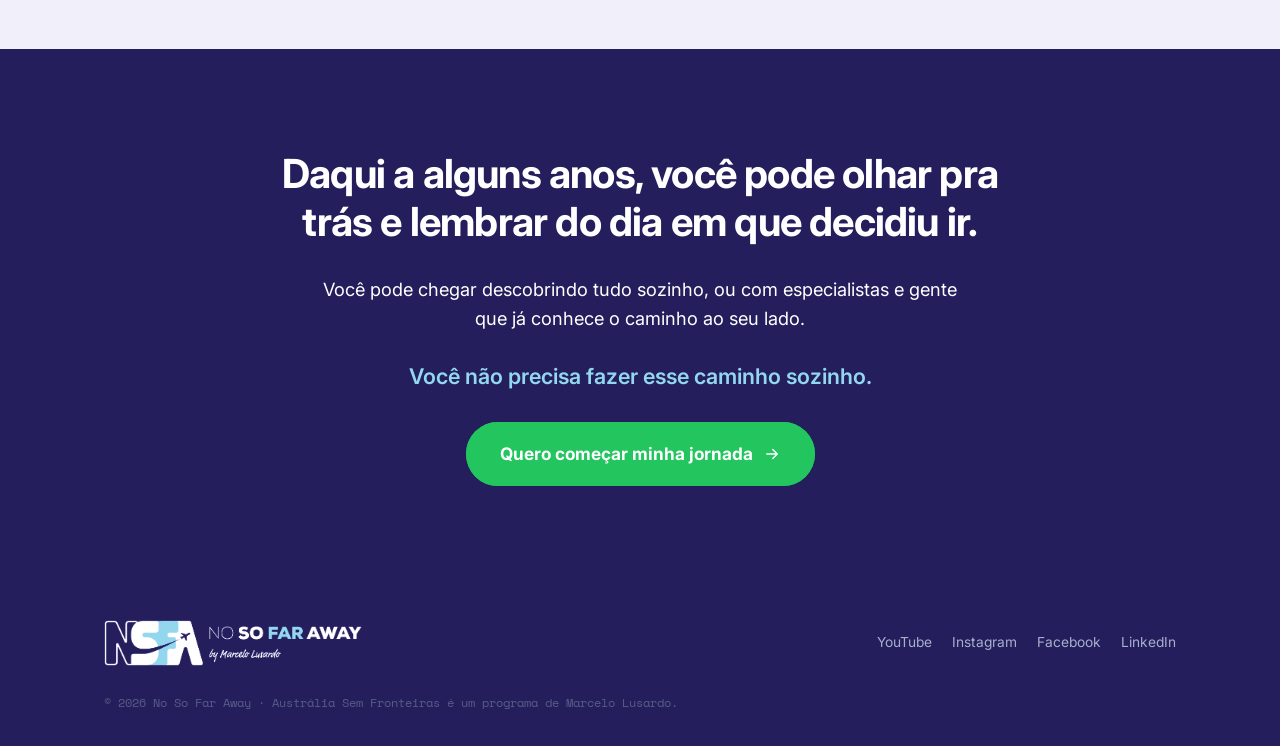
<file: new/ecossistema-australia-brand.html>
<!DOCTYPE html>
<html lang="pt-BR">
<head>
<meta charset="UTF-8">
<meta name="viewport" content="width=device-width, initial-scale=1.0">
<title>[TESTE PALETA OFICIAL] O Ecossistema Para Brasileiros na Austrália | Austrália Sem Fronteiras</title>
<meta name="description" content="Do planejamento no Brasil à construção de uma vida na Austrália: mentorias, imigração, carreira, networking e educação num único ecossistema, com Marcelo Lusardo.">
<meta name="robots" content="noindex, nofollow">
<link rel="canonical" href="https://jgdini.github.io/nosofaraway/new/ecossistema-australia.html">
<link rel="preconnect" href="https://fonts.googleapis.com">
<link rel="preconnect" href="https://fonts.gstatic.com" crossorigin>
<link href="https://fonts.googleapis.com/css2?family=Inter:ital,wght@0,400;0,500;0,600;0,700;0,800;1,400;1,500;1,600&family=Space+Mono:wght@400;700&display=swap" rel="stylesheet">
<link rel="stylesheet" href="../assets/css/style.css">
<link rel="stylesheet" href="../assets/css/lp-ecossistema.css">
<link rel="stylesheet" href="../assets/css/style-v2.css">
<link rel="stylesheet" href="../assets/css/style-v2-brand.css">
</head>
<!-- PÁGINA DE COMPARAÇÃO, NÃO É A DIREÇÃO FINAL — mesma estrutura de
     ecossistema-australia.html (v2 editorial), só com os tokens de cor
     trocados pra paleta oficial do brandbook (roxo #615ADE / azul-claro
     #93D7EF) via style-v2-brand.css. Serve só pra comparar visualmente
     marfim+terracota vs. roxo+azul-claro antes de decidir. Ver
     assets/css/style-v2-brand.css pro racional de cada token. -->
<body class="lp-body v2 v2-brand">

<!-- =====================================================================
     NOTA INTERNA (remover antes do WordPress):
     LP construída a partir do briefing do social media do Marcelo.
     Dados oficiais verificados nas fontes primárias antes de publicar
     (ver rodapé de cada seção de números): Fair Work Ombudsman / Fair
     Work Commission e ABS para a Austrália; IBGE / Agência Brasil para
     o Brasil. Um número do briefing (rendimento médio brasileiro
     R$3.726) foi ajustado pra R$3.722, que é o valor que encontrei com
     fonte primária confirmável (IBGE, 1º tri/2026) — confirmar com o
     time se há uma fonte específica pro R$3.726 antes de publicar.
     Preço (Dobra 13): João confirmou que ainda não foi definido, então
     a oferta fica sem valor visível por enquanto — só checklist + CTA.
     Acesso (FAQ): confirmado como anual.
     Depoimentos reaproveitam os nomes reais já documentados no site
     (Rodrigo & Gabriel, Ana, Pedro & Wenner) — João autorizou substituir
     por depoimentos/prints novos quando houver material real disponível;
     não fabriquei nada novo sem esse material.
     ===================================================================== -->

<!-- ======================= SPRITE DE ÍCONES (linha, sem emoji) ======================= -->
<svg style="display:none" aria-hidden="true">
  <defs>
    <symbol id="ic-compass" viewBox="0 0 24 24">
      <circle cx="12" cy="12" r="9" fill="none" stroke="currentColor" stroke-width="1.6"/>
      <path d="M15 9l-2.2 5.2L9 16l2.2-5.2z" fill="currentColor" stroke="none"/>
    </symbol>
    <symbol id="ic-cap" viewBox="0 0 24 24">
      <path d="M12 3.5L2.5 8.3 12 13l9.5-4.7z" fill="none" stroke="currentColor" stroke-width="1.6" stroke-linejoin="round"/>
      <path d="M6.5 10.6v4.3c0 1.6 2.5 3 5.5 3s5.5-1.4 5.5-3v-4.3" fill="none" stroke="currentColor" stroke-width="1.6"/>
      <path d="M21.5 8.3v5" fill="none" stroke="currentColor" stroke-width="1.6" stroke-linecap="round"/>
    </symbol>
    <symbol id="ic-briefcase" viewBox="0 0 24 24">
      <rect x="3" y="7.5" width="18" height="11.5" rx="1.8" fill="none" stroke="currentColor" stroke-width="1.6"/>
      <path d="M8.5 7.5V6a2 2 0 0 1 2-2h3a2 2 0 0 1 2 2v1.5" fill="none" stroke="currentColor" stroke-width="1.6"/>
      <path d="M3 12.5h18" stroke="currentColor" stroke-width="1.6"/>
    </symbol>
    <symbol id="ic-people" viewBox="0 0 24 24">
      <circle cx="8.3" cy="8" r="3" fill="none" stroke="currentColor" stroke-width="1.6"/>
      <circle cx="17" cy="9.5" r="2.3" fill="none" stroke="currentColor" stroke-width="1.6"/>
      <path d="M2.5 19.5c.4-3.4 2.9-5.8 5.8-5.8s5.4 2.4 5.8 5.8" fill="none" stroke="currentColor" stroke-width="1.6" stroke-linecap="round"/>
      <path d="M14.8 14c2.2.5 3.9 2.6 4.2 5.5" fill="none" stroke="currentColor" stroke-width="1.6" stroke-linecap="round"/>
    </symbol>
    <symbol id="ic-house" viewBox="0 0 24 24">
      <path d="M3.5 11.5L12 4l8.5 7.5" fill="none" stroke="currentColor" stroke-width="1.6" stroke-linecap="round" stroke-linejoin="round"/>
      <path d="M5.8 10v8.7c0 .7.6 1.3 1.3 1.3h9.8c.7 0 1.3-.6 1.3-1.3V10" fill="none" stroke="currentColor" stroke-width="1.6"/>
    </symbol>
    <symbol id="ic-document" viewBox="0 0 24 24">
      <rect x="5.5" y="3" width="13" height="18" rx="1.5" fill="none" stroke="currentColor" stroke-width="1.6"/>
      <path d="M8.5 8.5h7M8.5 12.5h7M8.5 16.5h4.5" stroke="currentColor" stroke-width="1.6" stroke-linecap="round"/>
    </symbol>
    <symbol id="ic-passport" viewBox="0 0 24 24">
      <rect x="4" y="3.5" width="16" height="17" rx="2" fill="none" stroke="currentColor" stroke-width="1.6"/>
      <circle cx="12" cy="10.5" r="3.2" fill="none" stroke="currentColor" stroke-width="1.6"/>
      <path d="M8 17.5h8" stroke="currentColor" stroke-width="1.6" stroke-linecap="round"/>
    </symbol>
    <symbol id="ic-mindset" viewBox="0 0 24 24">
      <path d="M2.5 19.5L9 8l3.5 5.5L15.5 9l6 10.5z" fill="none" stroke="currentColor" stroke-width="1.6" stroke-linejoin="round"/>
      <path d="M16 4v5.2M16 4l3.3 1.7L16 7.4" fill="none" stroke="currentColor" stroke-width="1.6" stroke-linecap="round" stroke-linejoin="round"/>
    </symbol>
    <symbol id="ic-target" viewBox="0 0 24 24">
      <circle cx="12" cy="12" r="8.3" fill="none" stroke="currentColor" stroke-width="1.6"/>
      <circle cx="12" cy="12" r="4.6" fill="none" stroke="currentColor" stroke-width="1.6"/>
      <circle cx="12" cy="12" r="1.1" fill="currentColor" stroke="none"/>
    </symbol>
    <symbol id="ic-pin" viewBox="0 0 24 24">
      <path d="M12 21.5S5.3 14.2 5.3 9.3a6.7 6.7 0 1 1 13.4 0c0 4.9-6.7 12.2-6.7 12.2z" fill="none" stroke="currentColor" stroke-width="1.6" stroke-linejoin="round"/>
      <circle cx="12" cy="9.3" r="2.4" fill="none" stroke="currentColor" stroke-width="1.6"/>
    </symbol>
    <symbol id="ic-plane" viewBox="0 0 24 24">
      <path d="M2 21L23 12L2 3L2 10L17 12L2 14Z" fill="currentColor" stroke="none"/>
    </symbol>
    <symbol id="ic-book" viewBox="0 0 24 24">
      <path d="M3 5.5c2.2-1 5-1 7 0v13c-2-1-4.8-1-7 0z" fill="none" stroke="currentColor" stroke-width="1.6" stroke-linejoin="round"/>
      <path d="M21 5.5c-2.2-1-5-1-7 0v13c2-1 4.8-1 7 0z" fill="none" stroke="currentColor" stroke-width="1.6" stroke-linejoin="round"/>
    </symbol>
    <symbol id="ic-crown" viewBox="0 0 24 24">
      <path d="M3 8l4 3 5-6 5 6 4-3-2 10H5z" fill="none" stroke="currentColor" stroke-width="1.6" stroke-linejoin="round"/>
    </symbol>
    <symbol id="ic-lock" viewBox="0 0 24 24">
      <rect x="5" y="11" width="14" height="9" rx="1.5" fill="none" stroke="currentColor" stroke-width="1.6"/>
      <path d="M8 11V8a4 4 0 0 1 8 0v3" fill="none" stroke="currentColor" stroke-width="1.6"/>
    </symbol>
    <symbol id="ic-infinity" viewBox="0 0 24 24">
      <path d="M6.5 9a3.5 3.5 0 1 0 0 7c1.6 0 2.6-1 3.6-2.4l1.8-2.2c1-1.4 2-2.4 3.6-2.4a3.5 3.5 0 1 1 0 7c-1.6 0-2.6-1-3.6-2.4l-1.8-2.2C9.1 10 8.1 9 6.5 9z" fill="none" stroke="currentColor" stroke-width="1.6" stroke-linecap="round" stroke-linejoin="round"/>
    </symbol>
    <symbol id="ic-truck" viewBox="0 0 24 24">
      <rect x="2" y="7" width="12" height="9" fill="none" stroke="currentColor" stroke-width="1.6"/>
      <path d="M14 10h4l3 3v3h-7z" fill="none" stroke="currentColor" stroke-width="1.6" stroke-linejoin="round"/>
      <circle cx="6.5" cy="17.5" r="1.6" fill="none" stroke="currentColor" stroke-width="1.4"/>
      <circle cx="17" cy="17.5" r="1.6" fill="none" stroke="currentColor" stroke-width="1.4"/>
    </symbol>
    <symbol id="ic-check" viewBox="0 0 24 24">
      <circle cx="12" cy="12" r="9.5" fill="none" stroke="currentColor" stroke-width="1.4"/>
      <path d="M7.5 12.3l3 3 6-6.2" fill="none" stroke="currentColor" stroke-width="1.8" stroke-linecap="round" stroke-linejoin="round"/>
    </symbol>
  </defs>
</svg>

<!-- ======================= HEADER (minimalista, foco em conversão) ======================= -->
<header class="lp-header">
  <div class="wrap lp-header-inner">
    <a href="index.html" class="brand">
      <img src="../assets/img/logo-nsfa-dark.png" alt="No So Far Away" class="brand-logo">
    </a>
    <div class="header-actions">
      <span class="fx-badge">
        <span class="fx-badge__label">AUD</span>
        <strong data-fx-value>—</strong>
      </span>

      <a href="#oferta" class="btn btn-ticket btn-small">
        <span>Quero meu plano</span>
      </a>
    </div>
  </div>
</header>

<main id="top">

<!-- ======================= DOBRA 01 — HERO ======================= -->
<!-- NOTA: recriado em HTML/CSS real — texto estático em imagem não é
     lido/indexado pelo Google. No desktop o fundo agora é um vídeo real
     (mudo, em loop, sem controles) — pedido do João depois de ver o
     efeito na referência da Júlia Saraiva. Primeiro teste usou "A
     Travessia", mas o João achou o Marcelo pequeno/distante demais no
     enquadramento; trocado por "Qual é a melhor idade pra vir pra
     Austrália?" (YcFaAass5nY) — filmado no escritório, bem iluminado,
     Marcelo em plano mais fechado. Troca fácil depois: só mudar o
     videoId no data-video-id e na URL do iframe aqui embaixo. No mobile
     continua a foto estática de sempre (mesma lógica de sempre: vídeo
     de fundo autoplay é pesado/instável em conexão de celular, e é lá
     que está a maior parte das vendas — não vale o risco). -->
<section class="lp-hero-v2">
  <div class="lp-hero-v2__video-bg" aria-hidden="true" data-bg-video data-video-id="YcFaAass5nY">
    <iframe src="https://www.youtube.com/embed/YcFaAass5nY?autoplay=1&mute=1&loop=1&playlist=YcFaAass5nY&controls=0&showinfo=0&modestbranding=1&playsinline=1&rel=0&iv_load_policy=3&disablekb=1" title="" frameborder="0" allow="autoplay; encrypted-media" tabindex="-1"></iframe>
  </div>
  <!-- Placeholder: mesma foto real usada no hero do site institucional
       (sem montagem/canguru/coala), só até vir a foto/vídeo dedicado que
       o Marcelo pediu. É a imagem que MAIS gente vê (mobile = maior
       canal de venda), então essa troca era mais urgente que a do
       desktop. -->
  <img src="../assets/img/marcelo-mentor.jpg" alt="Marcelo Lusardo em seu escritório" class="lp-hero-v2__mobile-photo">
  <div class="wrap">
    <p class="lp-hero-v2__tags">Ecossistema Austrália Sem Fronteiras</p>
    <h1 class="lp-hero-v2__title">Um plano real pra sua travessia até a Austrália.</h1>
    <p class="lp-hero-v2__sub">Do planejamento no Brasil até a vida construída aqui: conhecimento, comunidade e o método Líder de Travessias aplicado ao seu momento.</p>
    <a href="#oferta" class="btn btn-ticket btn-large">
      <span>Quero construir meu caminho na Austrália</span>
      <svg viewBox="0 0 24 24" width="18" height="18" aria-hidden="true"><path d="M5 12h14M13 6l6 6-6 6" fill="none" stroke="currentColor" stroke-width="2" stroke-linecap="round" stroke-linejoin="round"/></svg>
    </a>
    <p class="lp-hero-v2__note">Pra quem ainda está no Brasil, pra quem já chegou e pra quem decidiu ficar.</p>
  </div>
</section>

<!-- ======================= DOBRA 02 — DESEJO (números) ======================= -->
<section class="section section--paper">
  <div class="wrap">
    <p class="eyebrow eyebrow--dark lp-center">Antes de continuar, olhe pros números</p>
    <h2 class="lp-h2 lp-center">Alguns números da Austrália em 2026</h2>

    <div class="lp-stat-grid">
      <div class="lp-stat-card">
        <strong>AUD <span class="lp-count" data-target="26.44" data-decimals="2">26,44</span><span>/h</span></strong>
        <span>Salário mínimo nacional*</span>
      </div>
      <div class="lp-stat-card">
        <strong>AUD <span class="lp-count" data-target="1004.90" data-decimals="2">1.004,90</span></strong>
        <span>Por semana no mínimo nacional*</span>
      </div>
      <div class="lp-stat-card">
        <strong><span class="lp-count" data-target="329500" data-decimals="0">329.500</span></strong>
        <span>Vagas de emprego abertas*</span>
      </div>
      <div class="lp-stat-card">
        <strong>AUD <span class="lp-count" data-target="2083.70" data-decimals="2">2.083,70</span></strong>
        <span>Média semanal de adultos full-time*</span>
      </div>
    </div>
    <p class="lp-footnote lp-center">*Dados oficiais australianos, 2026: <a href="https://www.fairwork.gov.au/pay-and-wages/minimum-wages" target="_blank" rel="noopener">Fair Work Ombudsman</a> e <a href="https://www.abs.gov.au/statistics/labour/earnings-and-working-conditions/average-weekly-earnings-australia/latest-release" target="_blank" rel="noopener">ABS</a>. Valores e condições variam conforme vínculo, ocupação, award, experiência e elegibilidade.</p>

    <p class="lp-lead lp-center">Tem oportunidade na Austrália. Mas quem chega sem plano costuma gastar tempo e dinheiro antes de encontrá-la.</p>
  </div>
</section>

<!-- ======================= DOBRA 03 — O PROBLEMA ======================= -->
<section class="section section--ink">
  <div class="wrap">
    <h2 class="lp-h2 lp-h2--light lp-center">Chegar à Austrália é a parte fácil. O difícil é saber o que fazer depois.</h2>

    <ul class="lp-broken-journey">
      <li><span class="lp-bj-icon lp-flag-chip">BR</span>"Qual visto?"</li>
      <li><svg class="lp-bj-icon lp-icon" aria-hidden="true"><use href="#ic-plane"/></svg>"Como me preparo?"</li>
      <li><span class="lp-bj-icon lp-flag-chip">AU</span>"Cheguei. E agora?"</li>
      <li><svg class="lp-bj-icon lp-icon" aria-hidden="true"><use href="#ic-briefcase"/></svg>"Onde estão as oportunidades?"</li>
      <li><svg class="lp-bj-icon lp-icon" aria-hidden="true"><use href="#ic-document"/></svg>"Como renovo?"</li>
      <li><svg class="lp-bj-icon lp-icon" aria-hidden="true"><use href="#ic-people"/></svg>"Como faço as conexões certas?"</li>
      <li><svg class="lp-bj-icon lp-icon" aria-hidden="true"><use href="#ic-house"/></svg>"Como construo um caminho de longo prazo?"</li>
    </ul>

    <p class="lp-lead lp-lead--light lp-center">Cada decisão errada custa tempo e dinheiro.</p>
    <p class="lp-center"><a href="#oferta" class="link-inline link-inline--light">Quero ter direção →</a></p>
  </div>
</section>

<!-- ======================= DOBRA 04 — BRASIL x AUSTRÁLIA ======================= -->
<section class="section section--paper">
  <div class="wrap">
    <p class="eyebrow eyebrow--dark lp-center">Brasil x Austrália</p>
    <h2 class="lp-h2 lp-center">Mudar de país muda o que você pode ganhar e construir.</h2>

    <div class="lp-fx-card">
      <span class="lp-fx-card__label">Cotação agora</span>
      <span class="lp-fx-card__value">1 AUD = <strong data-fx-value>—</strong></span>
      <span class="lp-fx-card__status" data-fx-status>carregando…</span>
    </div>

    <div class="lp-compare">
      <div class="lp-compare-col">
        <p class="lp-compare-flag"><span class="lp-flag-chip">BR</span> BRASIL</p>
        <div class="lp-bar-row">
          <div class="lp-bar-label">Salário mínimo 2026<strong>R$ <span class="lp-count" data-target="1621" data-decimals="0">1.621</span><span>/mês</span></strong></div>
          <div class="lp-bar-track"><div class="lp-bar-fill lp-bar-fill--br" data-target-width="44"></div></div>
        </div>
        <div class="lp-bar-row">
          <div class="lp-bar-label">Rendimento médio real habitual<strong>R$ <span class="lp-count" data-target="3722" data-decimals="0">3.722</span><span>/mês*</span></strong></div>
          <div class="lp-bar-track"><div class="lp-bar-fill lp-bar-fill--br" data-target-width="100"></div></div>
        </div>
      </div>
      <div class="lp-compare-col">
        <p class="lp-compare-flag"><span class="lp-flag-chip">AU</span> AUSTRÁLIA</p>
        <div class="lp-bar-row">
          <div class="lp-bar-label">Salário mínimo nacional<strong>AUD <span class="lp-count" data-target="1004.90" data-decimals="2">1.004,90</span><span>/semana</span></strong></div>
          <div class="lp-bar-track"><div class="lp-bar-fill lp-bar-fill--au" data-target-width="48"></div></div>
        </div>
        <div class="lp-bar-row">
          <div class="lp-bar-label">Média semanal full-time<strong>AUD <span class="lp-count" data-target="2083.70" data-decimals="2">2.083,70</span><span>/semana*</span></strong></div>
          <div class="lp-bar-track"><div class="lp-bar-fill lp-bar-fill--au" data-target-width="100"></div></div>
        </div>
      </div>
    </div>
    <p class="lp-footnote lp-center">Dados brasileiros: <a href="https://agenciabrasil.ebc.com.br/economia/noticia/2025-12/novo-salario-minimo-sera-de-r-1621-em-2026" target="_blank" rel="noopener">Agência Brasil / IBGE</a> (salário mínimo 2026) e IBGE/PNAD Contínua (rendimento médio real habitual, 1º tri/2026). Dados australianos: Fair Work Commission e ABS. Moedas não convertidas de propósito: é uma comparação de escala, não de poder de compra equivalente.</p>

    <p class="lp-lead lp-center"><strong>A oportunidade existe, e quem se prepara melhor aproveita mais.</strong></p>
  </div>
</section>

<!-- ======================= DOBRA 05 — A DOR REAL ======================= -->
<section class="section section--ink">
  <div class="wrap">
    <h2 class="lp-h2 lp-h2--light lp-center">Muita gente chega sonhando e acaba improvisando.</h2>

    <div class="lp-pain-grid">
      <div class="lp-pain-card"><span class="lp-x">✕</span>Escolhe sem entender o impacto no futuro</div>
      <div class="lp-pain-card"><span class="lp-x">✕</span>Gasta dinheiro no caminho errado</div>
      <div class="lp-pain-card"><span class="lp-x">✕</span>Não constrói networking</div>
      <div class="lp-pain-card"><span class="lp-x">✕</span>Descobre oportunidades tarde demais</div>
      <div class="lp-pain-card"><span class="lp-x">✕</span>Vive de renovação em renovação, sem estratégia</div>
      <div class="lp-pain-card"><span class="lp-x">✕</span>Passa anos aprendendo na tentativa e erro</div>
    </div>

    <p class="lp-lead lp-lead--light lp-center lp-callout">Você não precisa descobrir a Austrália sozinho.</p>
  </div>
</section>

<!-- ======================= MÉTODO — LÍDER DE TRAVESSIAS ======================= -->
<!-- NOTA: essa dobra substitui as ~3 sequências concorrentes que a LP
     tinha antes (Preparar→Chegar→Construir→Permanecer, Sonho→Plano→
     Execução→Construção, Mentoria→Agente→Caminho...). O documento do
     Marcelo (2026-09-27) foi explícito: um framework proprietário só —
     Líder de Travessias — não vários competindo. M.E.T.O.D.O. (que
     também aparecia como metodologia paralela) vira a disciplina de
     execução DENTRO do "FAZER", não uma marca própria. -->
<section id="metodo">
  <div class="wrap">
    <p class="eyebrow eyebrow--dark lp-center">O método por trás do ecossistema</p>
    <h2 class="lp-h2 lp-center">Líder de Travessias</h2>
    <p class="lp-lead lp-center">Toda travessia, pra Austrália, pra outro país ou pra qualquer mudança grande de vida, passa pelos mesmos cinco movimentos.</p>

    <div class="v2-method">
      <div class="v2-method__step">
        <strong>01 · Ser</strong>
        <h3>Identidade</h3>
        <p>Entender quem você é e o que busca de verdade nessa travessia.</p>
      </div>
      <div class="v2-method__step">
        <strong>02 · Caminho</strong>
        <h3>Estratégia</h3>
        <p>Um plano real pro seu objetivo, não uma fórmula genérica.</p>
      </div>
      <div class="v2-method__step">
        <strong>03 · Fazer</strong>
        <h3>Execução</h3>
        <p>Colocar o plano em prática com direção e acompanhamento.</p>
      </div>
      <div class="v2-method__step">
        <strong>04 · Ter</strong>
        <h3>Resultado</h3>
        <p>Medir o que avançou de verdade, não só o que parecia avançar.</p>
      </div>
      <div class="v2-method__step">
        <strong>05 · Liderar</strong>
        <h3>Autoridade</h3>
        <p>Virar referência pra quem vem atravessando o mesmo caminho depois de você.</p>
      </div>
    </div>

    <div class="lp-center" style="margin-top:48px;">
      <a href="#oferta" class="btn btn-ticket btn-large"><span>Quero acessar o ecossistema</span></a>
    </div>
  </div>
</section>

<!-- ======================= DOBRA 07 — ANTES / DEPOIS (clareza) ======================= -->
<section class="section section--ink">
  <div class="wrap">
    <h2 class="lp-h2 lp-h2--light lp-center">A diferença entre tentar e ter um plano.</h2>

    <div class="lp-journey-compare">
      <div class="lp-journey-col lp-journey-col--chaos">
        <p class="lp-journey-title">Sem o ecossistema</p>
        <ol class="lp-journey-chain">
          <li>Dúvida: "será que estou escolhendo certo?"</li>
          <li>Google + grupos + vídeos</li>
          <li>Informação desencontrada</li>
          <li>Tentativa e erro</li>
          <li>Anos construindo contatos</li>
          <li>"E agora?"</li>
        </ol>
      </div>
      <div class="lp-journey-col lp-journey-col--clear">
        <p class="lp-journey-title">Com o ecossistema</p>
        <ol class="lp-journey-chain">
          <li>Diagnóstico</li>
          <li>Plano</li>
          <li>Caminho das pedras</li>
          <li>Mentoria</li>
          <li>Especialistas</li>
          <li>Conexões</li>
          <li class="lp-journey-final">Próximo passo claro</li>
        </ol>
      </div>
    </div>
  </div>
</section>

<!-- ======================= DOBRA 08 — MARCELO ======================= -->
<!-- NOTA: fundo é a foto real que o João mandou (Marcelo LP.jpeg — ele
     no escritório em Sydney, Opera House e Harbour Bridge ao fundo),
     com gradiente escuro por cima pra legibilidade — mesmo padrão já
     usado no fechamento (Dobra 15, .lp-closing). Texto é exatamente o
     mesmo já aprovado antes; só recolorido pra ficar claro sobre o
     fundo escuro e ganhou um CTA de verdade (antes não tinha botão
     aqui, só na segunda parte da dobra, depois da Expert Education). -->
<section class="lp-marcelo-hero">
  <div class="wrap">
    <div class="lp-marcelo-hero-inner">
      <p class="eyebrow">Quem está por trás do ecossistema</p>
      <h2 class="lp-h2 lp-h2--light">Marcelo aprendeu a Austrália morando nela.</h2>
      <ul class="lp-marcelo-story lp-marcelo-story--light">
        <li><svg class="lp-icon" aria-hidden="true"><use href="#ic-check"/></svg>Deixou uma carreira estável no Brasil</li>
        <li><svg class="lp-icon" aria-hidden="true"><use href="#ic-check"/></svg>Foi pra Austrália com a família e um filho pequeno</li>
        <li><svg class="lp-icon" aria-hidden="true"><use href="#ic-check"/></svg>Trocou um salário de R$ 30 mil por AUD 400 por semana</li>
        <li><svg class="lp-icon" aria-hidden="true"><use href="#ic-check"/></svg>Recomeçou num país onde não conhecia ninguém</li>
        <li><svg class="lp-icon" aria-hidden="true"><use href="#ic-check"/></svg>Foi montando a rede de contatos aos poucos</li>
        <li><svg class="lp-icon" aria-hidden="true"><use href="#ic-check"/></svg>Aprendeu o mercado por dentro</li>
      </ul>
      <p class="lp-lead lp-lead--light">Hoje, Marcelo é sócio da Expert Education e atua diretamente no mercado de educação internacional.</p>
      <p class="lp-lead lp-lead--light lp-callout">Ele levou anos pra construir o acesso que agora você pode encontrar em um único lugar.</p>
      <a href="#oferta" class="btn btn-ticket btn-large">
        <span>Quero construir meu caminho na Austrália</span>
        <svg viewBox="0 0 24 24" width="18" height="18" aria-hidden="true"><path d="M5 12h14M13 6l6 6-6 6" fill="none" stroke="currentColor" stroke-width="2" stroke-linecap="round" stroke-linejoin="round"/></svg>
      </a>
    </div>
  </div>
</section>

<!-- =====================================================================
     DOBRA EXPERT EDUCATION — prova de estrutura por trás da promessa.
     NOTA: a parte da história do Marcelo aqui foi resumida de propósito
     (o briefing original repetia quase palavra por palavra a Dobra 08
     "Ele não aprendeu a Austrália em um curso..." — manter as duas
     inteiras deixaria a página repetitiva). Mantive só o que é
     informação NOVA: o vínculo dele com a Expert hoje e o fechamento.
     Números "23+ anos" confirmei de fonte pública (Expert Education
     fundada em 2003). "+200 mil vistos aprovados" confirmado
     diretamente pelo João em 2026-09-27 (é o número real da Expert
     LATAM, não confundir com a estimativa antiga "+100 mil estudantes"
     que estava aqui antes, sem fonte). Removida a nota "a confirmar
     antes de publicar" que ficou vazando no footnote — não pode
     sobrar rascunho de dev em página pública.
     ===================================================================== -->
<section class="section section--paper">
  <div class="wrap">
    <h2 class="lp-h2 lp-center">Além de descobrir o caminho, você terá quem ajude a percorrê-lo.</h2>
    <p class="lp-lead lp-center">O Austrália Sem Fronteiras te prepara. Na hora de estudar, aplicar e renovar o visto, a Expert Education assume o processo.</p>

    <div class="lp-stack">
      <div class="lp-stack-tier">
        <p class="lp-stack-tier__name">Austrália Sem Fronteiras</p>
        <p class="lp-stack-tier__role">Clareza para saber para onde ir.</p>
        <p class="lp-stack-tier__items">Mentorias • Planejamento • Mentalidade • Carreira • Networking • Oportunidades</p>
      </div>
      <div class="lp-stack-arrow" aria-hidden="true">↓</div>
      <div class="lp-stack-tier lp-stack-tier--expert">
        <img src="../assets/img/logo-expert-education.png" alt="Expert Education" class="lp-expert-logo">
        <p class="lp-stack-tier__role">Estrutura para saber como chegar.</p>
        <p class="lp-stack-tier__items">Educação • Escolas e universidades • Aplicações • Vistos • Renovações • Suporte especializado</p>
      </div>
    </div>
  </div>
</section>

<section class="section section--ink">
  <div class="wrap">
    <h2 class="lp-h2 lp-h2--light lp-center">Do plano à execução.</h2>
    <p class="lp-lead lp-lead--light lp-center">O plano vem com gente pra executar junto.</p>

    <div class="lp-hop-list">
      <div class="lp-hop"><p class="lp-hop__q">Quer ir para a Austrália?</p><p class="lp-hop__a">Você se prepara.</p></div>
      <div class="lp-hop"><p class="lp-hop__q">Precisa escolher o melhor caminho?</p><p class="lp-hop__a">Você encontra direção.</p></div>
      <div class="lp-hop"><p class="lp-hop__q">Chegou a hora de estudar e aplicar?</p><p class="lp-hop__a">A Expert entra em campo.</p></div>
      <div class="lp-hop"><p class="lp-hop__q">Precisa renovar seu visto?</p><p class="lp-hop__a">A Expert orienta o processo.</p></div>
      <div class="lp-hop"><p class="lp-hop__q">Seu objetivo é construir uma vida de longo prazo na Austrália?</p><p class="lp-hop__a">Profissionais especializados avaliam os caminhos possíveis pro seu caso.</p></div>
    </div>

    <p class="lp-lead lp-lead--light lp-center lp-callout">Você muda de fase e o ecossistema continua junto.</p>
  </div>
</section>

<section class="section section--paper">
  <div class="wrap">
    <h2 class="lp-h2 lp-center">Quem está por trás tem mais de 23 anos de mercado.</h2>
    <p class="lp-lead lp-center">O ecossistema tem a estrutura da <strong>Expert Education &amp; Visa Services</strong>, agência de educação internacional que apoia estudantes brasileiros na Austrália.</p>

    <div class="lp-stat-grid">
      <div class="lp-stat-card"><strong>23+</strong><span>Anos de experiência</span></div>
      <div class="lp-stat-card"><strong>+200 mil</strong><span>Vistos aprovados*</span></div>
      <div class="lp-stat-card"><strong>Presença</strong><span>Internacional</span></div>
      <div class="lp-stat-card"><strong>Estrutura</strong><span>Na Austrália</span></div>
    </div>
    <p class="lp-footnote lp-center">*Expert Education &amp; Visa Services, fundada em 2003. Mais de 200 mil vistos aprovados desde a fundação.</p>

    <p class="lp-lead lp-center"><strong>Marcelo Lusardo é sócio dessa operação.</strong></p>
  </div>
</section>

<section class="section section--ink">
  <div class="wrap lp-marcelo-grid">
    <figure class="lp-marcelo-photo">
      <img src="../assets/img/marcelo-mentor.jpg" alt="Marcelo Lusardo sorrindo, sentado em uma mesa de escritório">
    </figure>
    <div>
      <p class="eyebrow">Mentoria com Marcelo</p>
      <h2 class="lp-h2 lp-h2--light">Ele vai ajudar você a enxergar o seu próprio caminho.</h2>
      <p class="lp-lead lp-lead--light">Marcelo já fez essa travessia. Hoje, como sócio da Expert Education, trabalha todo dia com o mercado que leva brasileiros pra Austrália, e usa isso pra orientar quem está começando ou não sabe qual é o próximo passo.</p>
      <p class="lp-lead lp-lead--light lp-callout">Você não precisa gastar os anos que ele gastou pra descobrir o caminho.</p>
      <a href="#oferta" class="btn btn-ticket btn-large"><span>Quero construir meu caminho na Austrália</span></a>
    </div>
  </div>
</section>

<!-- NOTA: a dobra antiga "Sonho→Plano→Execução→Construção" foi removida
     daqui — era uma 3ª sequência competindo com o Método (Líder de
     Travessias) e com o Antes/Depois logo acima. Um framework só, como
     o documento do Marcelo pediu. -->

<!-- =====================================================================
     DOBRA 08.5 — O LIVRO
     NOTA: recriado em HTML/CSS real, seguindo à risca os dizeres e
     botões da arte de referência que o João mandou ("Livro LP.jpeg" /
     "Entre para o nosso ecossistema..."), mas com a capa do livro
     nítida e visível de verdade (foto numa caixa própria, sem
     escurecer) em vez de virar fundo apagado — e todo texto/preço/
     botão em HTML real, não desenhado em imagem (Google não lê texto
     em imagem estática).
     "Austrália Sem Fronteiras: Do Zero à Residência" é um livro real do
     Marcelo (Editora Filos, 296 páginas), publicado antes do ecossistema
     virar produto — prova de autoridade forte, não é marca inventada
     pro funil. Preço "R$ 1.030,00/ano" confirmado pelo João em
     05/09/2026 — também exibido na Dobra 13 (Oferta). Ícones novos no
     sprite: ic-crown, ic-lock, ic-infinity, ic-truck.
     ===================================================================== -->
<section class="section section--ink" id="livro">
  <div class="wrap lp-center">
    <p class="eyebrow">Antes de virar ecossistema, foi um livro</p>
    <h2 class="lp-h2 lp-h2--light lp-center">Marcelo escreveu um livro sobre essa travessia.</h2>
    <p class="lp-lead lp-lead--light lp-center">Em <em>Do Zero à Residência</em>, Marcelo Lusardo conta a própria travessia, sem filtro e sem fórmula pronta.</p>
    <p class="lp-lead lp-lead--light lp-callout lp-center">"Você não precisa de respostas. Precisa atravessar."</p>
    <p class="lp-book-meta lp-center">Marcelo Lusardo · Editora Filos · 296 páginas</p>

    <div class="lp-book-offer">
      <figure class="lp-book-offer__photo">
        <img src="../assets/img/livro-foto.jpg" alt="Livro Austrália Sem Fronteiras: Do Zero à Residência, de Marcelo Lusardo, ao lado de globo e passaporte">
      </figure>
      <div class="lp-book-offer__panel">
        <div class="lp-book-offer__brand">
          <span>Ecossistema<br>Austrália Sem Fronteiras</span>
        </div>
        <p class="lp-book-offer__tagline">O livro deu origem ao movimento</p>
        <h3 class="lp-book-offer__title">Membros do ecossistema recebem uma edição autografada.</h3>
        <p class="lp-book-offer__sub">Todo o recurso da venda do livro é doado pra obras de caridade.</p>

        <div class="lp-book-offer__features">
          <div>
            <svg class="lp-icon" aria-hidden="true"><use href="#ic-book"/></svg>
            <div><strong>Livro físico autografado</strong><span>Receba na sua casa</span></div>
          </div>
          <div>
            <svg class="lp-icon" aria-hidden="true"><use href="#ic-crown"/></svg>
            <div><strong>Acesso completo ao ecossistema</strong><span>Um ano de conteúdo, direcionamento e rede de apoio</span></div>
          </div>
        </div>

        <p class="lp-book-offer__price-label">Acesso anual</p>
        <p class="lp-book-offer__price">R$ 1.030<span>,00</span></p>

        <a href="https://pay.hotmart.com/Y94773826I?checkoutMode=10&amp;bid=1777007463025" class="btn btn-ticket btn-large" target="_blank" rel="noopener">
          <span>Quero fazer parte agora</span>
          <svg viewBox="0 0 24 24" width="18" height="18" aria-hidden="true"><path d="M5 12h14M13 6l6 6-6 6" fill="none" stroke="currentColor" stroke-width="2" stroke-linecap="round" stroke-linejoin="round"/></svg>
        </a>

        <div class="lp-book-offer__trust">
          <span><svg class="lp-icon" aria-hidden="true"><use href="#ic-lock"/></svg>Pagamento seguro</span>
          <span><svg class="lp-icon" aria-hidden="true"><use href="#ic-infinity"/></svg>Acesso imediato</span>
          <span><svg class="lp-icon" aria-hidden="true"><use href="#ic-truck"/></svg>Livro enviado pra todo o Brasil</span>
        </div>
      </div>
    </div>

    <p class="lp-book-cta-label lp-center">Prefere comprar só o livro, sem o ecossistema?</p>
    <div class="lp-book-links lp-center">
      <a href="https://loja.umlivro.com.br/australia-sem-fronteiras--do-zero-a-residencia---a-travessia-real-para-viver-na-australia-8503483/p" class="lp-book-link" target="_blank" rel="noopener">Umlivro</a>
      <a href="https://www.mercadolivre.com.br/australia-sem-fronteiras-do-zero-a-residencia--a-travessia-real-para-viver-na-australia/up/MLBU4930825072" class="lp-book-link" target="_blank" rel="noopener">Mercado Livre</a>
      <a href="https://www.estantevirtual.com.br/livro/australia-sem-fronteiras-do-zero-a-residencia-a-travessia-real-para-viver-na-australia-S7U-2175-000" class="lp-book-link" target="_blank" rel="noopener">Estante Virtual</a>
    </div>
  </div>
</section>

<!-- ======================= DOBRA 09 — O QUE VOCÊ RECEBE ======================= -->
<section class="section section--ink" id="programa">
  <div class="wrap">
    <p class="eyebrow lp-center">O que você recebe</p>
    <h2 class="lp-h2 lp-h2--light lp-center">Tudo o que o ecossistema inclui</h2>

    <div class="lp-offer-grid">
      <div class="lp-offer-card"><svg class="lp-offer-icon lp-icon" aria-hidden="true"><use href="#ic-target"/></svg><h3>Mentoria com Marcelo</h3><p>Experiência real de quem construiu a própria trajetória na Austrália.</p></div>
      <div class="lp-offer-card"><svg class="lp-offer-icon lp-icon" aria-hidden="true"><use href="#ic-passport"/></svg><h3>Agente de imigração</h3><p>Orientação especializada pra compreender caminhos e possibilidades migratórias.</p></div>
      <div class="lp-offer-card"><svg class="lp-offer-icon lp-icon" aria-hidden="true"><use href="#ic-compass"/></svg><h3>Caminho das pedras</h3><p>O que preparar, quando preparar e quais decisões precisam entrar no radar.</p></div>
      <div class="lp-offer-card"><svg class="lp-offer-icon lp-icon" aria-hidden="true"><use href="#ic-pin"/></svg><h3>Plano de direção</h3><p>Entenda seu momento e quais próximos passos fazem sentido pro seu objetivo.</p></div>
      <div class="lp-offer-card"><svg class="lp-offer-icon lp-icon" aria-hidden="true"><use href="#ic-briefcase"/></svg><h3>Oportunidades</h3><p>Aprenda onde procurar e como se posicionar pro mercado australiano.</p></div>
      <div class="lp-offer-card"><svg class="lp-offer-icon lp-icon" aria-hidden="true"><use href="#ic-people"/></svg><h3>Networking</h3><p>Conecte-se com pessoas que já estão construindo suas trajetórias no país.</p></div>
      <div class="lp-offer-card"><svg class="lp-offer-icon lp-icon" aria-hidden="true"><use href="#ic-cap"/></svg><h3>Educação</h3><p>Parceiros, escolas, colleges, universidades e benefícios do ecossistema.</p></div>
      <div class="lp-offer-card"><svg class="lp-offer-icon lp-icon" aria-hidden="true"><use href="#ic-mindset"/></svg><h3>Mentalidade</h3><p>Mudar de país exige mais do que comprar uma passagem.</p></div>
    </div>
  </div>
</section>

<!-- ======================= DOBRA 10 — OS 3 MOMENTOS ======================= -->
<section class="section section--paper">
  <div class="wrap">
    <h2 class="lp-h2 lp-center">Onde você está hoje?</h2>

    <div class="lp-moment-grid">
      <a href="#oferta" class="lp-moment-card">
        <span class="lp-moment-flag lp-flag-chip">BR</span>
        <h3>Quero ir</h3>
        <p class="lp-moment-quote">"Quero sair do Brasil, mas não sei por onde começar."</p>
        <ul><li>Preparação</li><li>Estudos</li><li>Planejamento</li><li>Primeiros passos</li></ul>
      </a>
      <a href="#oferta" class="lp-moment-card">
        <span class="lp-moment-flag lp-flag-chip">AU</span>
        <h3>Já estou aqui</h3>
        <p class="lp-moment-quote">"Cheguei. Agora preciso construir meu próximo passo."</p>
        <ul><li>Carreira</li><li>Networking</li><li>Renovação</li><li>Direção</li></ul>
      </a>
      <a href="#oferta" class="lp-moment-card">
        <svg class="lp-moment-flag lp-icon" aria-hidden="true"><use href="#ic-house"/></svg>
        <h3>Quero ficar</h3>
        <p class="lp-moment-quote">"A Austrália deixou de ser uma experiência. Quero construir meu futuro aqui."</p>
        <ul><li>Estratégia</li><li>Especialistas</li><li>Planejamento migratório</li><li>Conexões</li></ul>
      </a>
    </div>

    <div class="lp-center" style="margin-top:36px;">
      <a href="#oferta" class="btn btn-ticket btn-large"><span>Encontrar meu caminho</span></a>
    </div>
  </div>
</section>

<!-- ======================= DOBRA 11 — A GRANDE OBJEÇÃO ======================= -->
<section class="section section--ink">
  <div class="wrap lp-objection">
    <h2 class="lp-h2 lp-h2--light lp-center">"Mas eu posso pesquisar tudo isso sozinho."</h2>
    <p class="lp-lead lp-lead--light lp-center">
      Pode. Você pode assistir centenas de vídeos, entrar em dezenas de grupos, pesquisar cada etapa, errar, corrigir e ir montando sua rede aos poucos, durante anos.
    </p>
    <p class="lp-lead lp-lead--light lp-center lp-callout">Dá pra fazer sozinho. Resta decidir quanto tempo você quer gastar nisso.</p>
  </div>
</section>

<!-- ======================= DOBRA 12 — AUTORIDADE SOCIAL ======================= -->
<section class="section section--paper">
  <div class="wrap">
    <p class="lp-big-number">+131 MIL</p>
    <p class="lp-big-number-label">inscritos no canal Austrália Sem Fronteiras</p>
    <h2 class="lp-h2 lp-center">Anos falando com brasileiros que têm o mesmo sonho que você.</h2>

    <div class="video-frame lp-proof-video">
      <iframe src="https://www.youtube.com/embed/RauCPm8Gfc4" title="A Travessia: A História Por Trás do Austrália Sem Fronteiras" loading="lazy" allow="accelerometer; autoplay; clipboard-write; encrypted-media; gyroscope; picture-in-picture" allowfullscreen></iframe>
    </div>

    <div class="lp-proof-grid">
      <div class="lp-proof-card"><span class="stamp-tag">VISTO APROVADO</span><strong>Rodrigo &amp; Gabriel</strong></div>
      <div class="lp-proof-card"><span class="stamp-tag">VISTO APROVADO</span><strong>Ana</strong></div>
      <div class="lp-proof-card"><span class="stamp-tag">VISTO APROVADO</span><strong>Pedro &amp; Wenner</strong></div>
    </div>
  </div>
</section>

<!-- ======================= DOBRA 13 — OFERTA ======================= -->
<section class="section section--rust" id="oferta">
  <div class="wrap">
    <h2 class="lp-h2 lp-h2--light lp-center">Quanto custa tomar uma decisão errada em outro país?</h2>
    <p class="lp-lead lp-lead--light lp-center">
      Um curso que não fazia sentido, meses sem direção, uma oportunidade que você nem soube que existia, anos montando uma rede sozinho.
    </p>
    <p class="lp-lead lp-lead--light lp-center">Compare com o preço de entrar já sabendo onde procurar as respostas.</p>

    <div class="lp-pricing-card">
      <p class="lp-pricing-name">AUSTRÁLIA SEM FRONTEIRAS</p>
      <p class="lp-pricing-value">R$ 1.030<span class="lp-pricing-value__cents">,00</span></p>
      <p class="lp-pricing-installment">Acesso anual</p>
      <ul class="lp-pricing-checklist">
        <li>✓ Marcelo Lusardo</li>
        <li>✓ Agente de imigração</li>
        <li>✓ Mentorias</li>
        <li>✓ Trilhas passo a passo</li>
        <li>✓ Carreira</li>
        <li>✓ Networking</li>
        <li>✓ Mentalidade</li>
        <li>✓ Comunidade</li>
        <li>✓ Parceiros e benefícios</li>
        <li class="lp-pricing-checklist__bonus">+ Bônus: livro "Austrália Sem Fronteiras" incluso</li>
      </ul>
      <a href="https://pay.hotmart.com/Y94773826I?checkoutMode=10&amp;bid=1777007463025" class="btn btn-ticket btn-large" target="_blank" rel="noopener">
        <span>Quero entrar pro ecossistema</span>
      </a>
      <p class="lp-pricing-note">Compra segura · acesso liberado após confirmação</p>
    </div>
  </div>
</section>

<!-- ======================= DOBRA 14 — FAQ ======================= -->
<section class="section section--ink">
  <div class="wrap">
    <h2 class="lp-h2 lp-h2--light lp-center">Perguntas antes de decidir</h2>

    <div class="faq-list lp-faq">
      <details class="faq-item">
        <summary>Ainda estou no Brasil. Serve pra mim?</summary>
        <p>Sim. O ecossistema começa exatamente aí: preparação, estudos e planejamento antes de qualquer passagem comprada.</p>
      </details>
      <details class="faq-item">
        <summary>Já estou na Austrália. Vale a pena?</summary>
        <p>Sim. A maior parte de quem já chegou trava justamente na etapa seguinte: carreira, networking e renovação sem estratégia. É pra isso que o ecossistema também existe.</p>
      </details>
      <details class="faq-item">
        <summary>Quero residência. O ecossistema pode me ajudar?</summary>
        <p>Ele te dá direção, plano e acesso ao agente de imigração pra entender os caminhos possíveis pro seu caso. Leia a próxima resposta antes de decidir.</p>
      </details>
      <details class="faq-item">
        <summary>Existe garantia de visto ou residência?</summary>
        <p><strong>Não.</strong> Nenhuma mentoria, curso ou agente pode garantir a concessão de um visto ou residência, pois isso depende de análise individual dos órgãos de imigração australianos. Quem afirma o contrário não está sendo honesto com você.</p>
      </details>
      <details class="faq-item">
        <summary>Vocês garantem emprego ou sponsorship?</summary>
        <p><strong>Não.</strong> Fornecemos preparação, conhecimento e oportunidades de networking. O resultado individual depende de cada pessoa e não pode ser garantido por nós.</p>
      </details>
      <details class="faq-item">
        <summary>Quem é o agente de imigração?</summary>
        <p>Um agente de imigração registrado, parceiro do ecossistema, disponível pra orientar sobre caminhos e possibilidades migratórias dentro do programa.</p>
      </details>
      <details class="faq-item">
        <summary>Como funcionam as mentorias com Marcelo?</summary>
        <p>Encontros ao vivo dentro do ecossistema, com espaço pra tirar dúvidas reais de quem já fez essa travessia.</p>
      </details>
      <details class="faq-item">
        <summary>Por quanto tempo tenho acesso?</summary>
        <p>O acesso ao ecossistema é anual.</p>
      </details>
    </div>
  </div>
</section>

<!-- ======================= DOBRA 15 — FECHAMENTO ======================= -->
<section class="lp-closing">
  <div class="wrap lp-center">
    <h2 class="lp-h2 lp-h2--light">Daqui a alguns anos, você pode olhar pra trás e lembrar do dia em que decidiu ir.</h2>
    <p class="lp-lead lp-lead--light">Você pode chegar descobrindo tudo sozinho, ou com especialistas e gente que já conhece o caminho ao seu lado.</p>
    <p class="lp-lead lp-lead--light lp-callout">Você não precisa fazer esse caminho sozinho.</p>
    <a href="#oferta" class="btn btn-ticket btn-large">
      <span>Quero começar minha jornada</span>
      <svg viewBox="0 0 24 24" width="18" height="18" aria-hidden="true"><path d="M5 12h14M13 6l6 6-6 6" fill="none" stroke="currentColor" stroke-width="2" stroke-linecap="round" stroke-linejoin="round"/></svg>
    </a>
  </div>
</section>

</main>

<!-- ======================= FOOTER ======================= -->
<footer class="site-footer">
  <div class="wrap footer-inner">
    <a href="index.html" class="brand brand--footer">
      <img src="../assets/img/logo-nsfa.png" alt="No So Far Away" class="brand-logo">
    </a>
    <nav class="footer-nav" aria-label="Redes sociais">
      <a href="https://www.youtube.com/@nsfa_br" target="_blank" rel="noopener">YouTube</a>
      <a href="http://instagram.com/nsfa_br" target="_blank" rel="noopener">Instagram</a>
      <a href="https://facebook.com/nsfabr" target="_blank" rel="noopener">Facebook</a>
      <a href="http://linkedin.com/company/nsfabr" target="_blank" rel="noopener">LinkedIn</a>
    </nav>
    <p class="footer-note">© <span id="year"></span> No So Far Away · Austrália Sem Fronteiras é um programa de Marcelo Lusardo.</p>
  </div>
</footer>

<!-- ======================= CTA STICKY MOBILE ======================= -->
<div class="lp-sticky-cta" id="lp-sticky-cta">
  <a href="#oferta" class="btn btn-ticket">
    <span>Quero meu plano pra Austrália</span>
  </a>
</div>

<script src="../assets/js/main.js"></script>
</body>
</html>
</file>
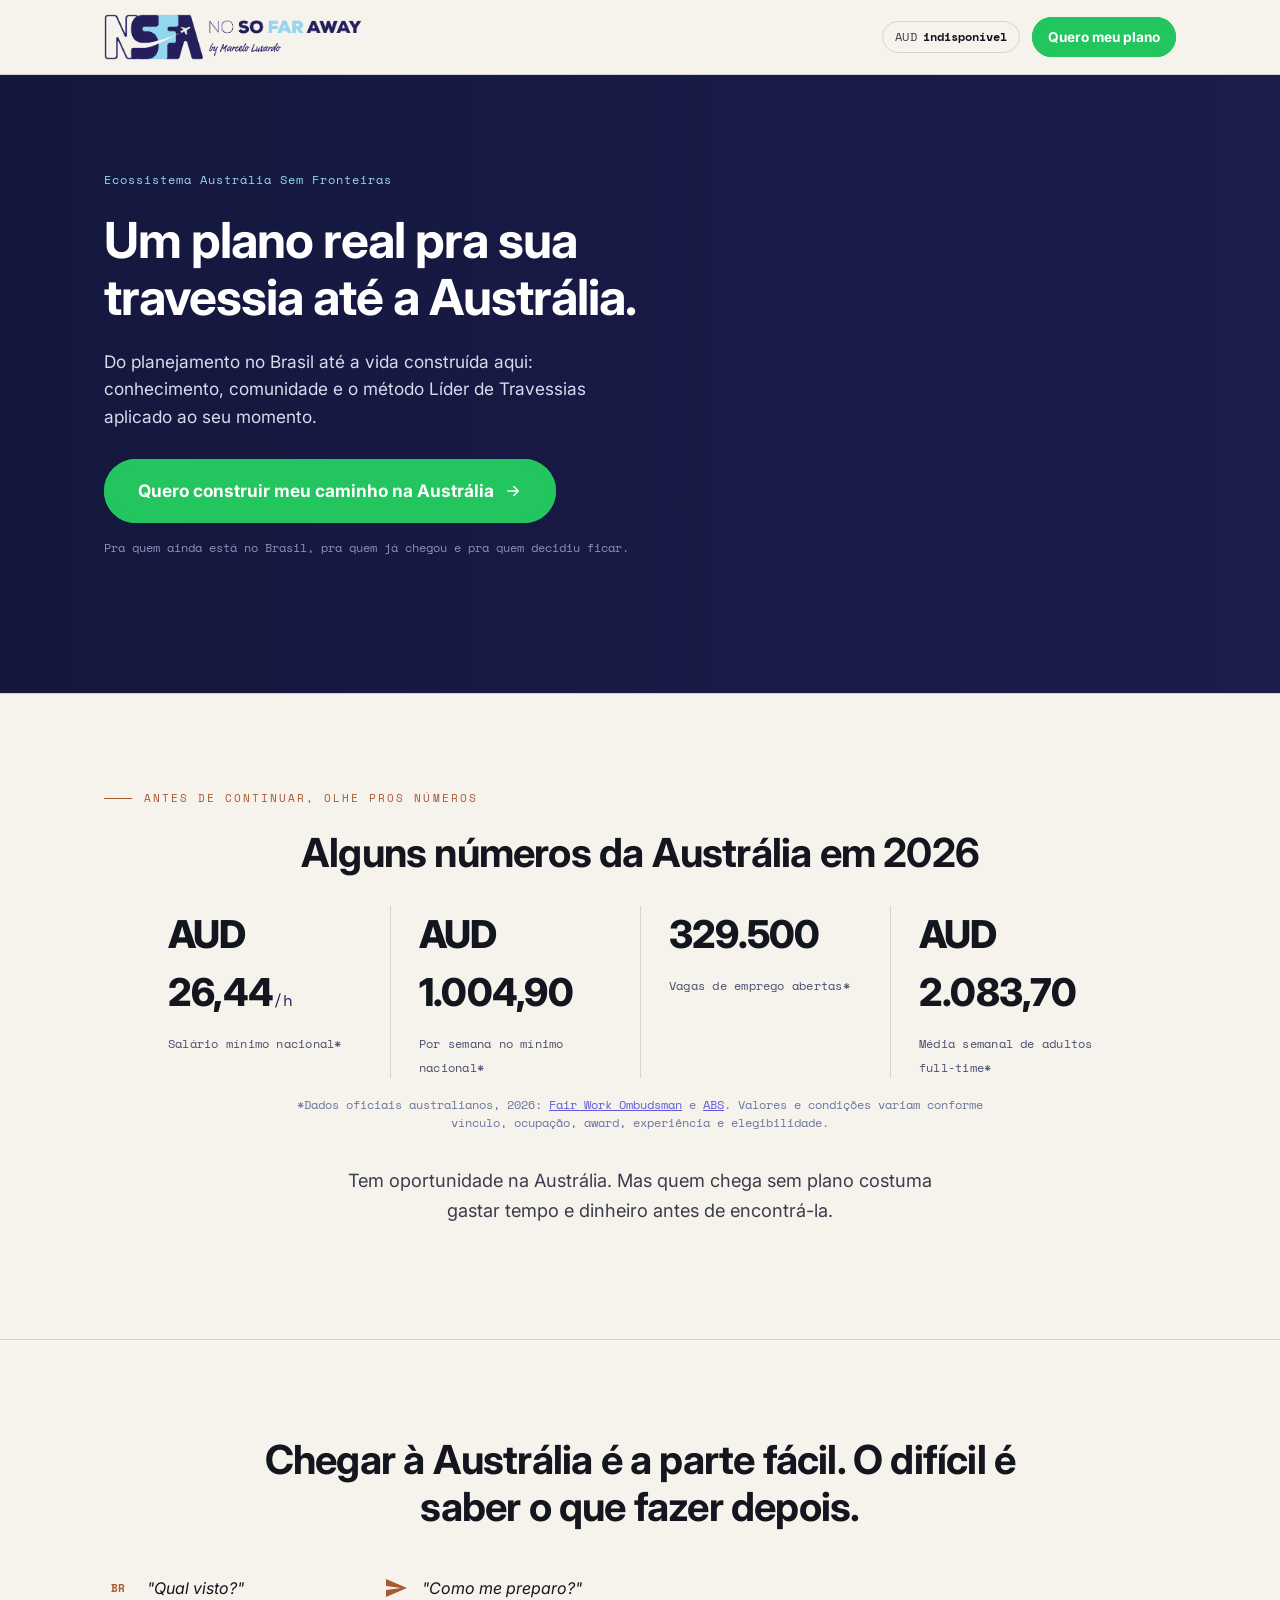
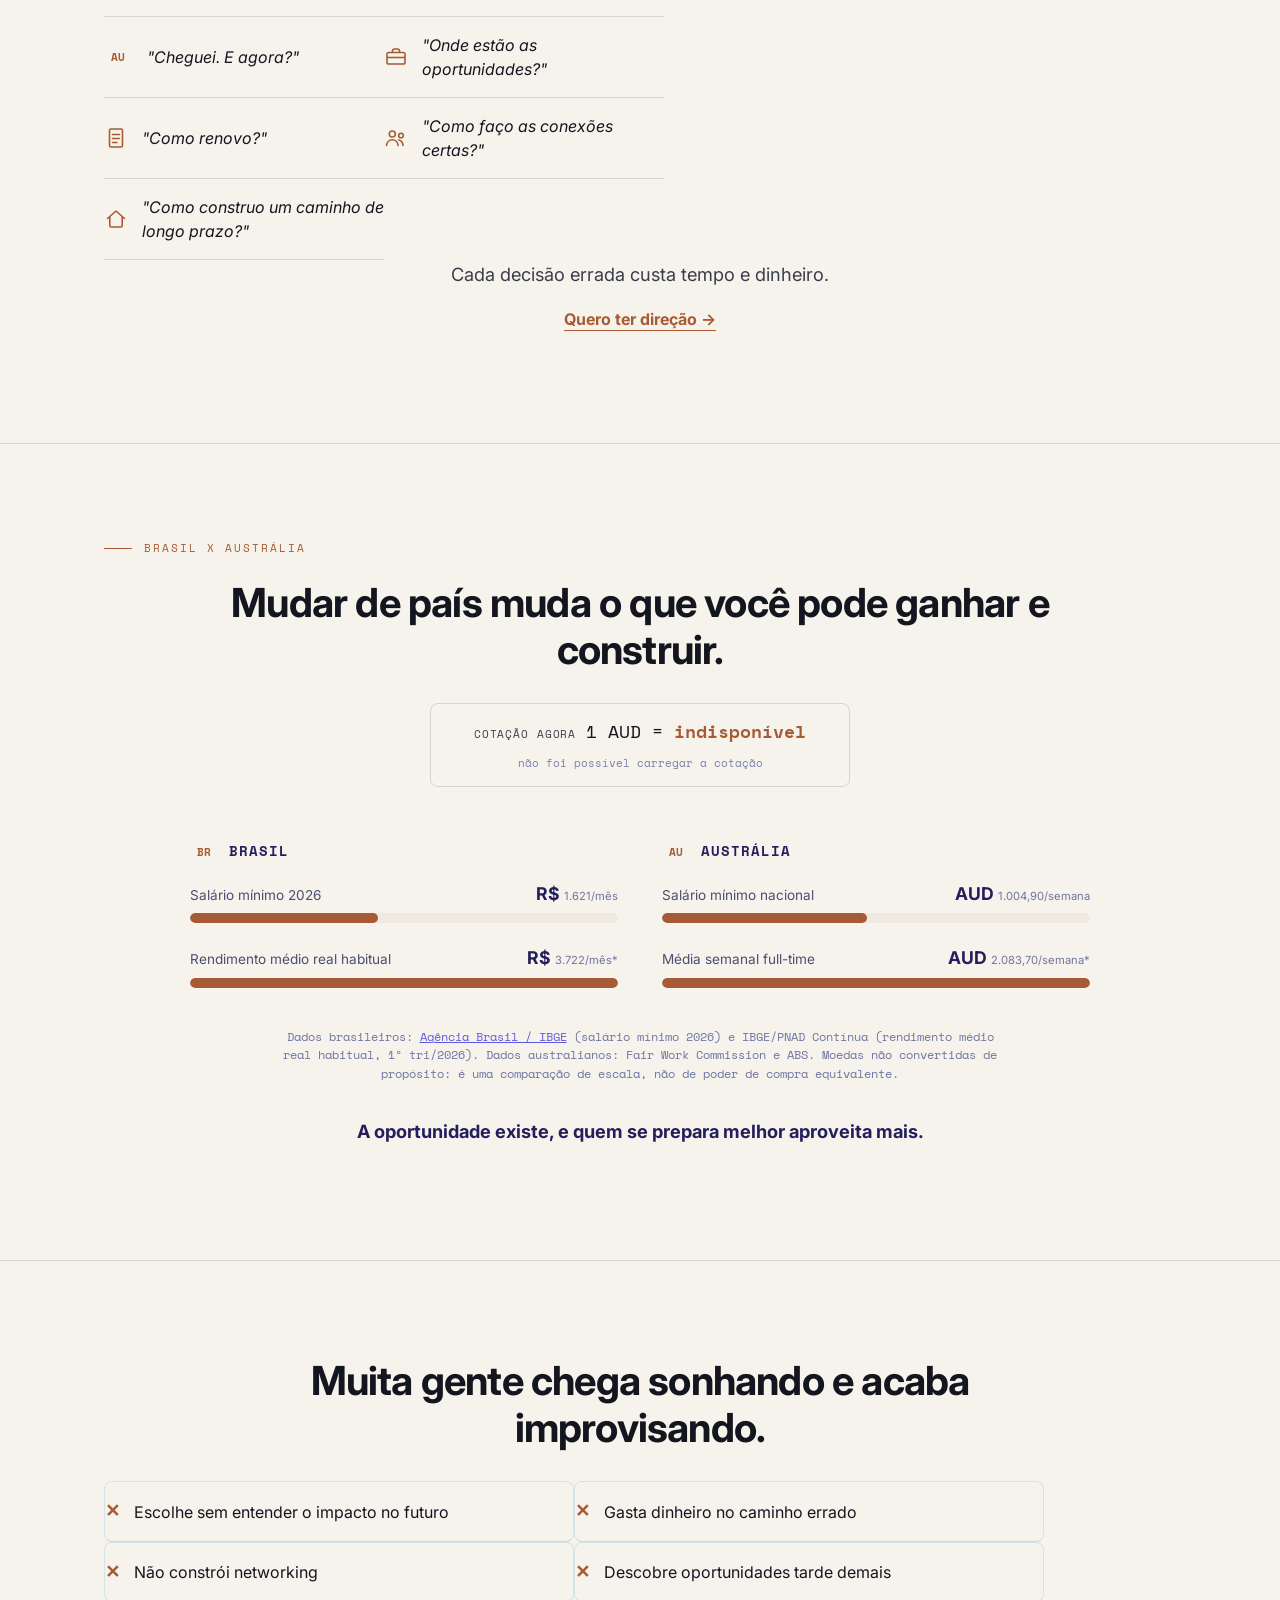
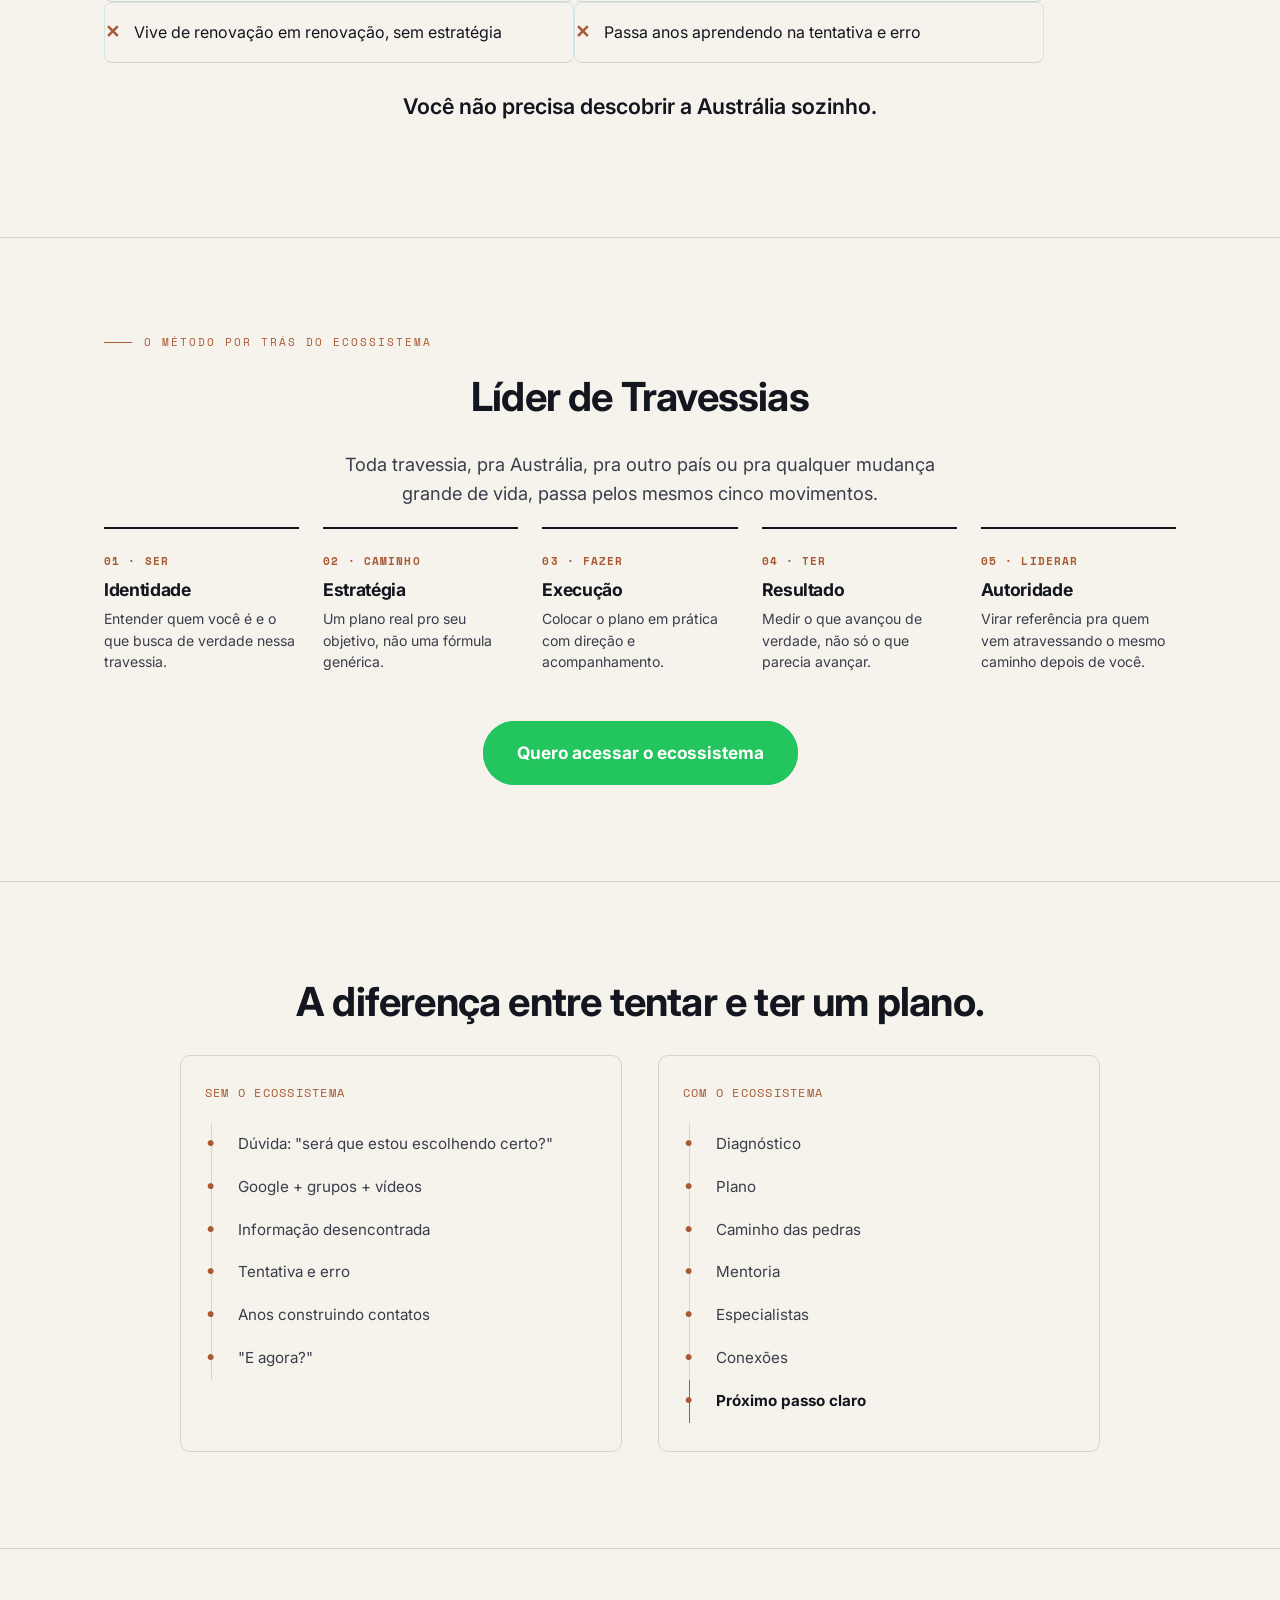
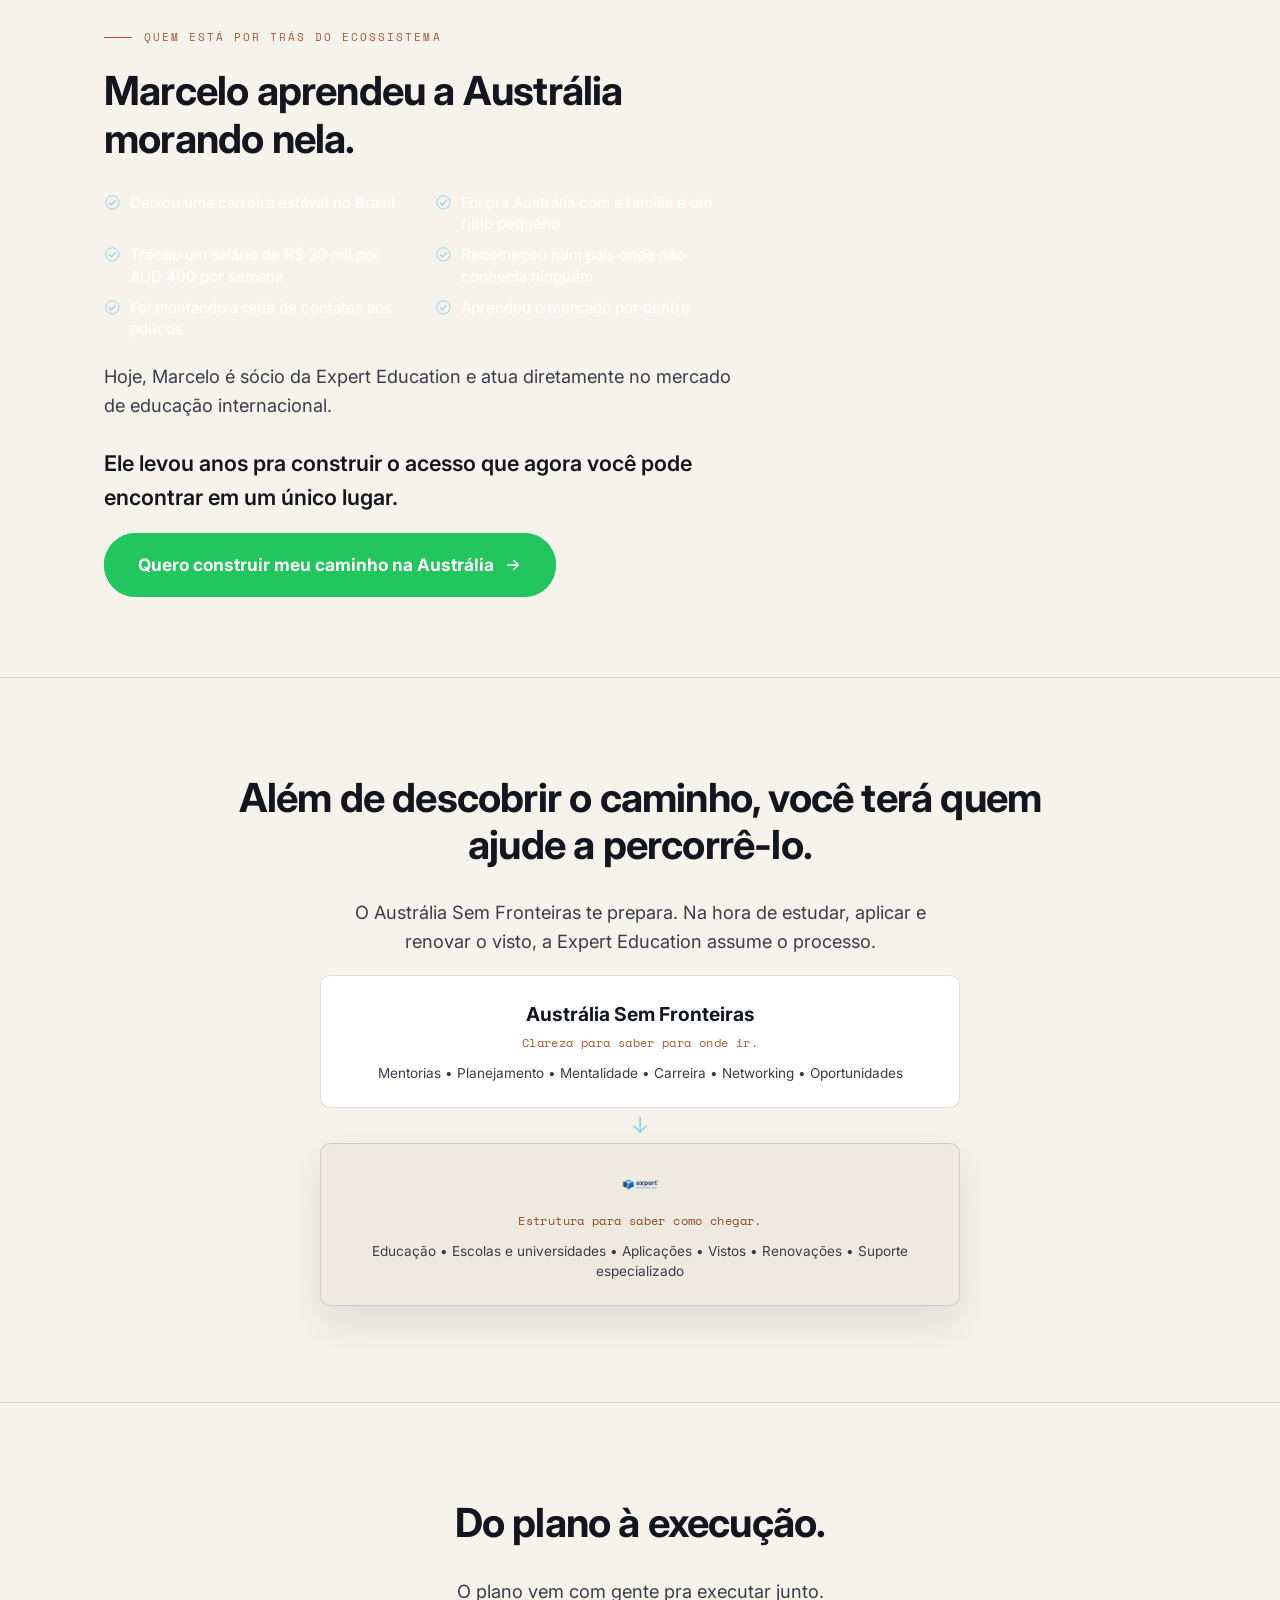
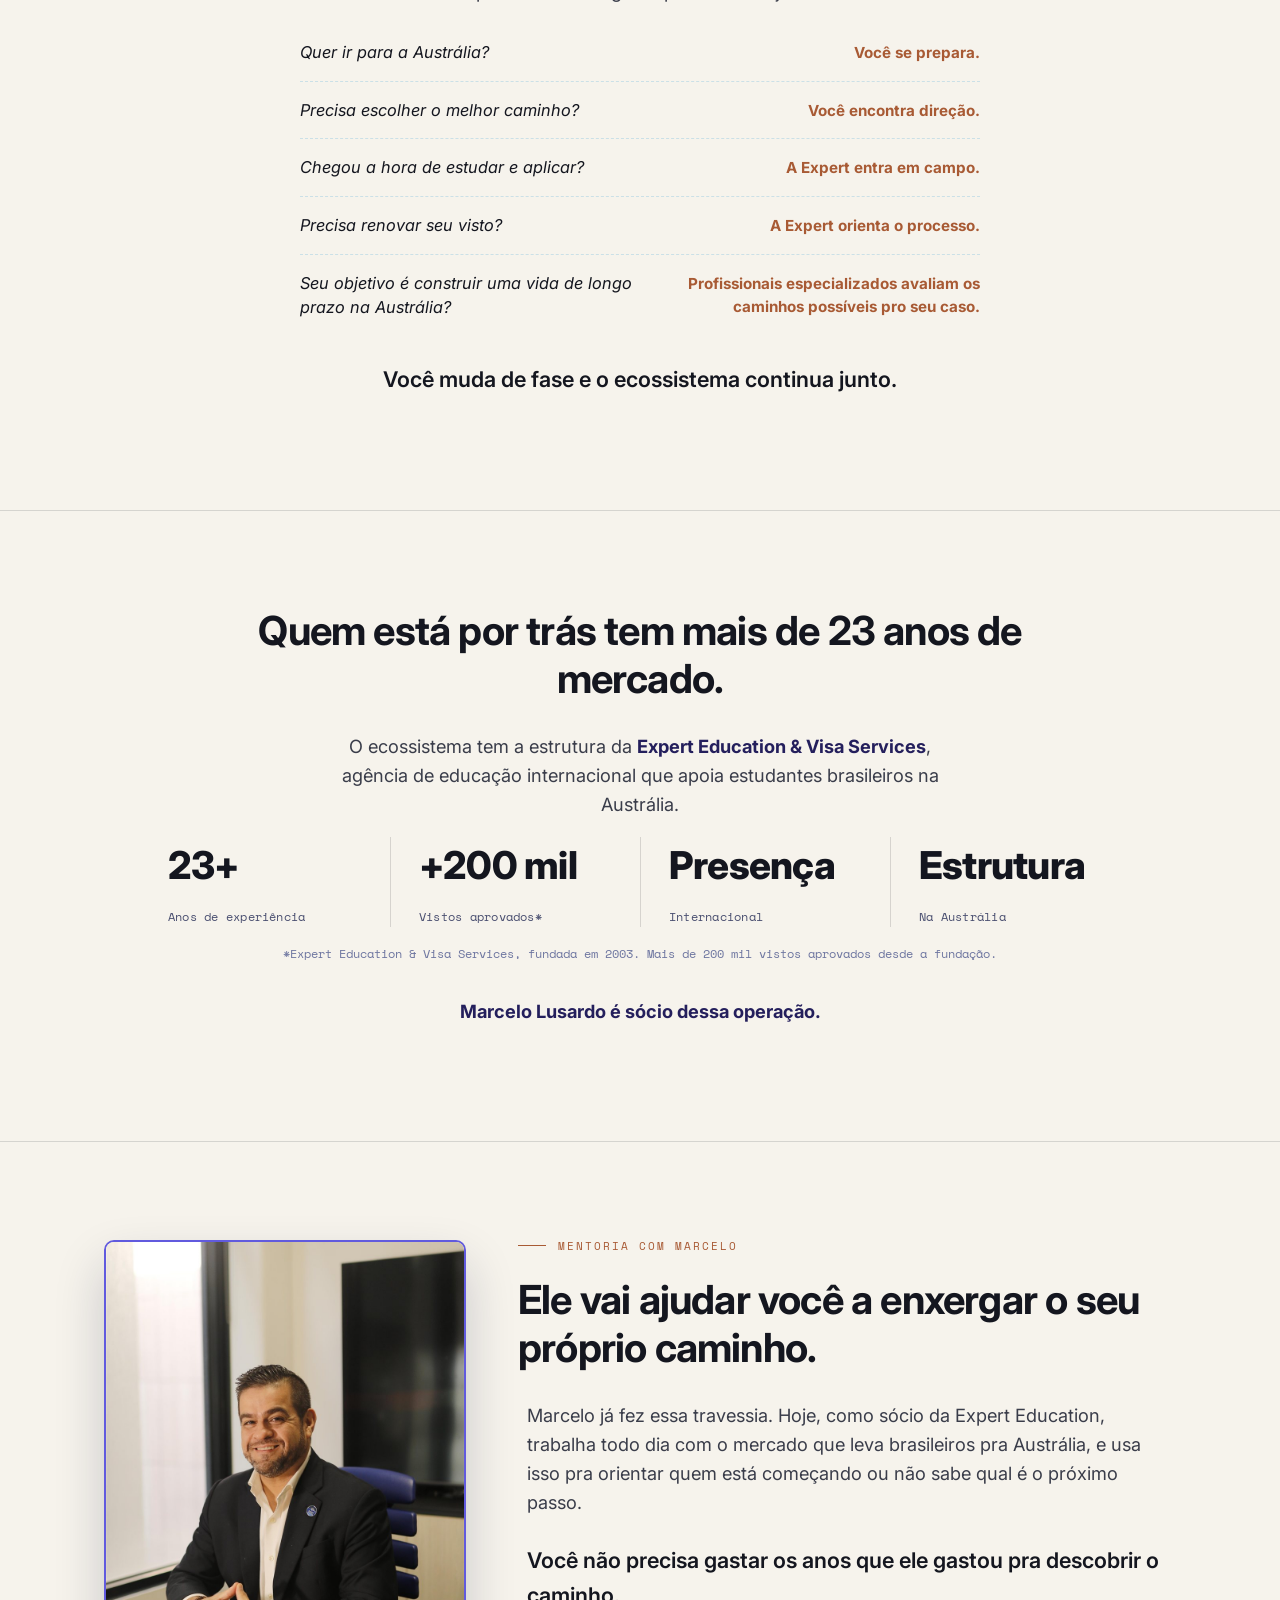
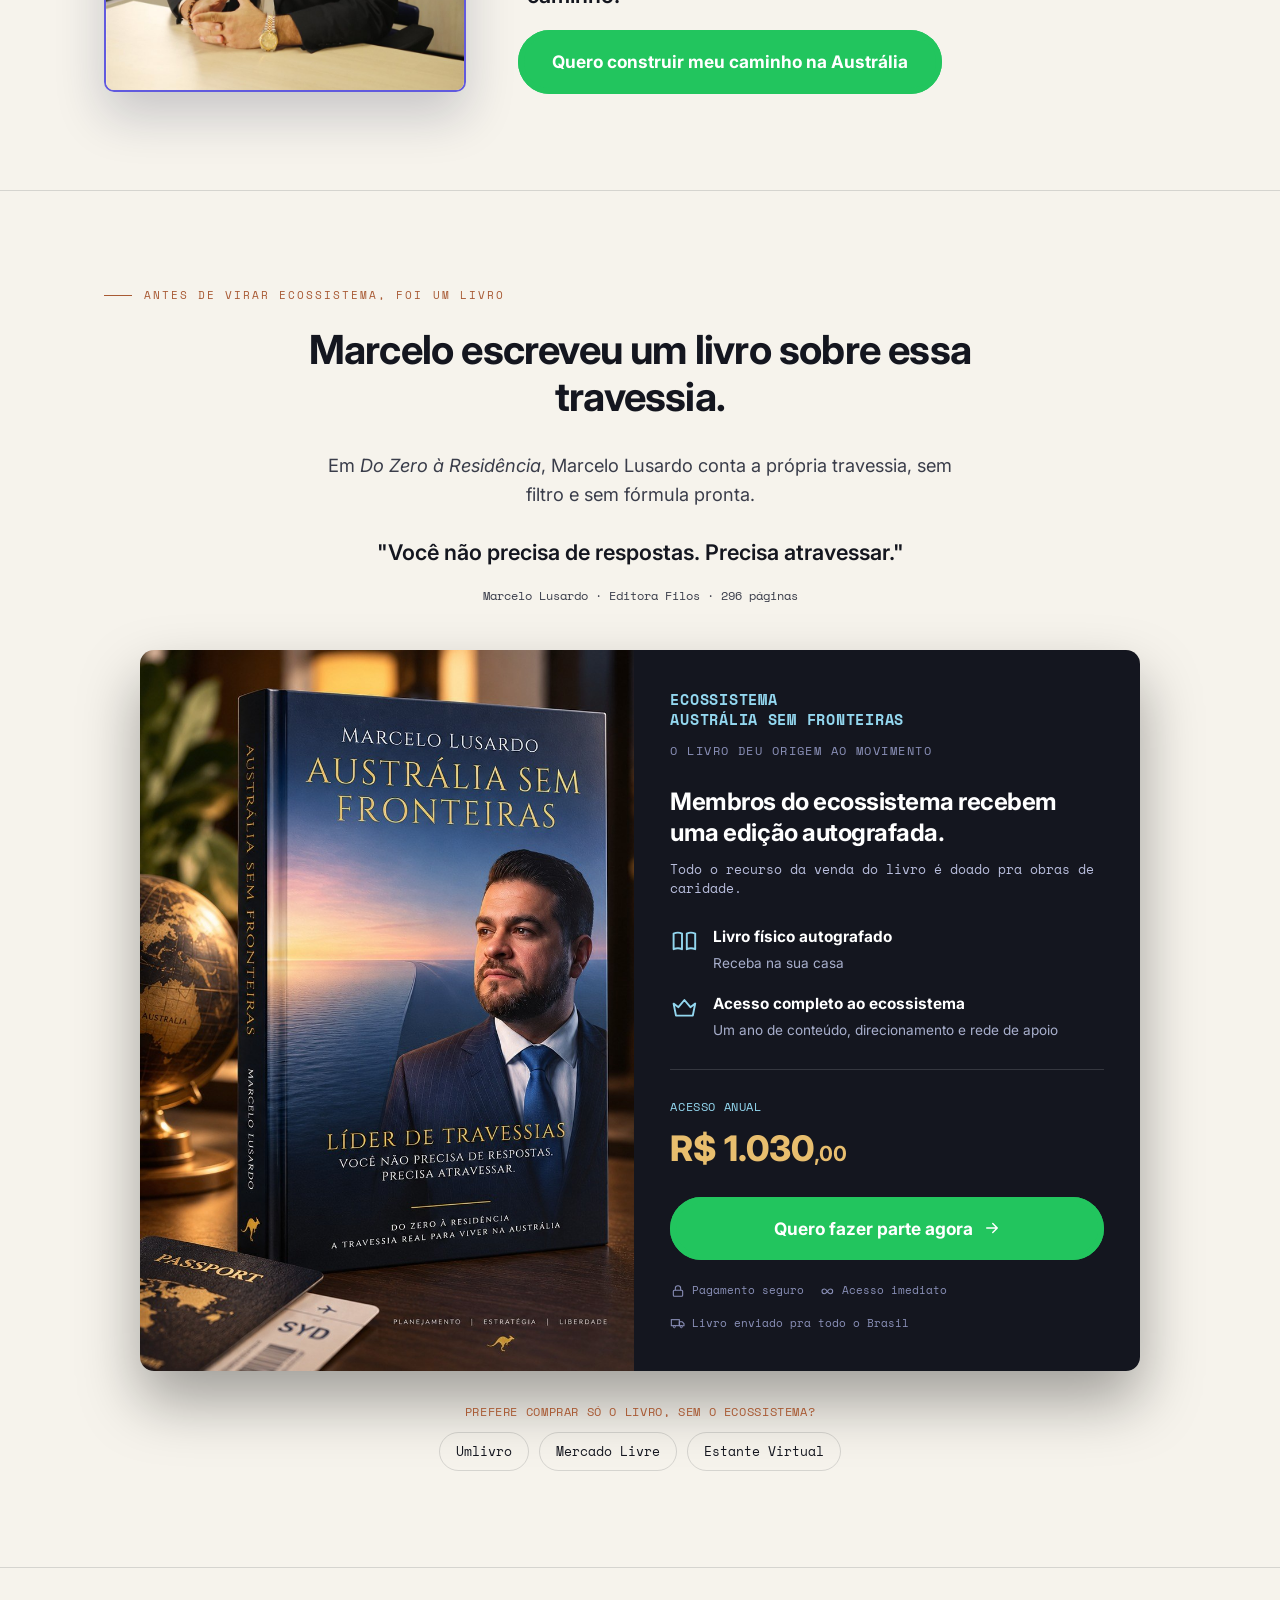
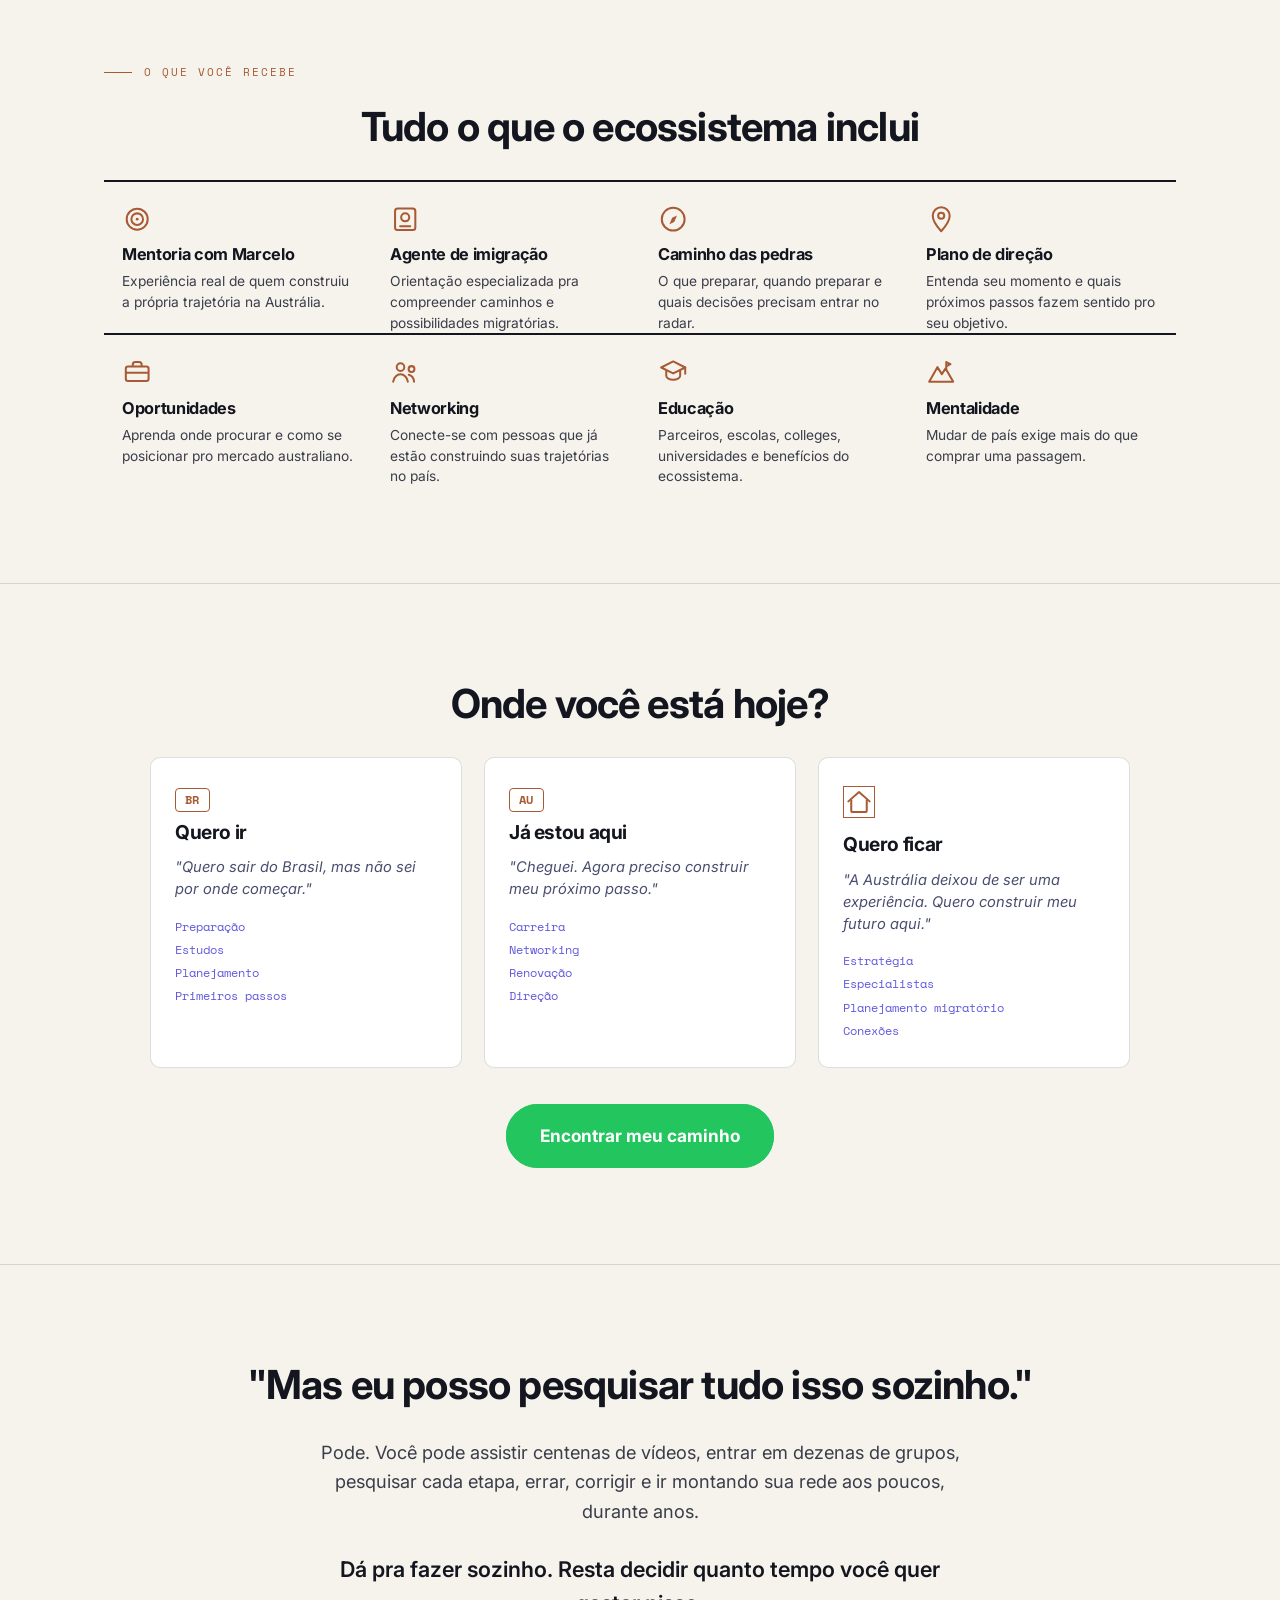
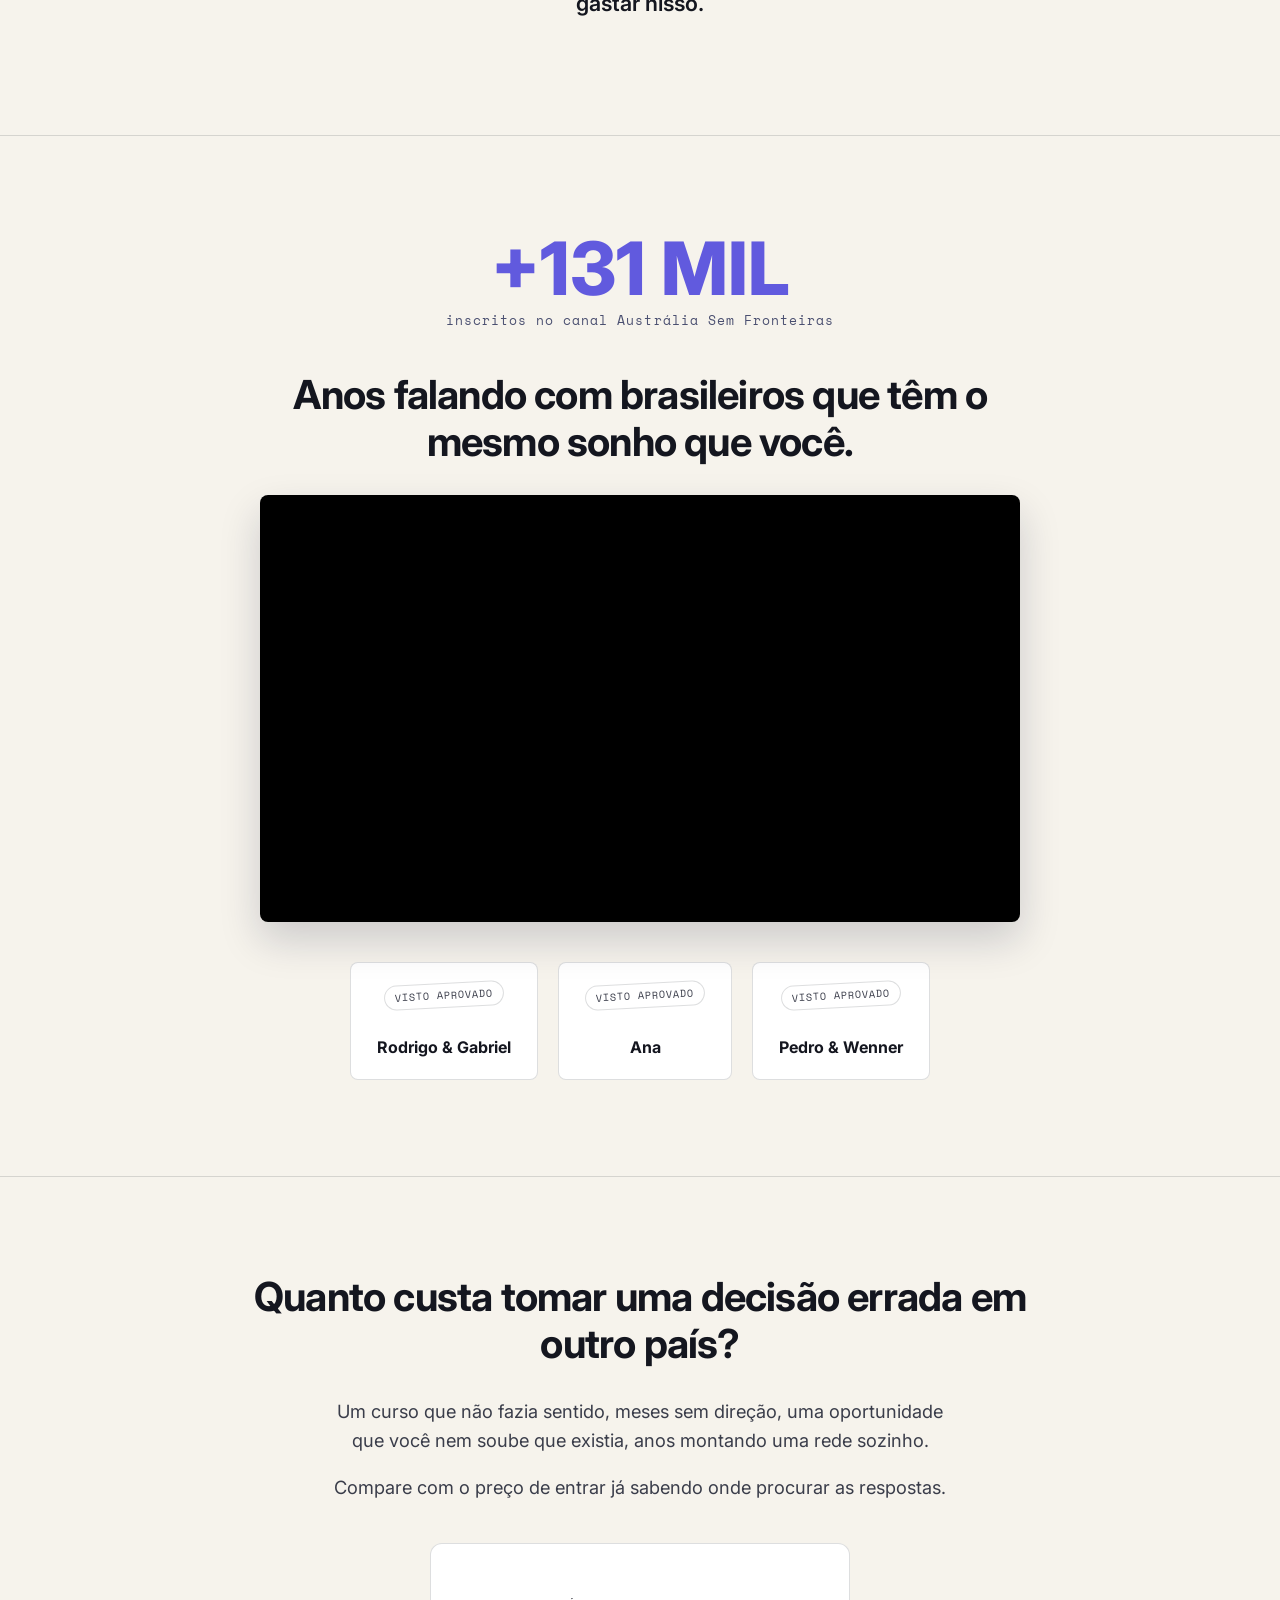
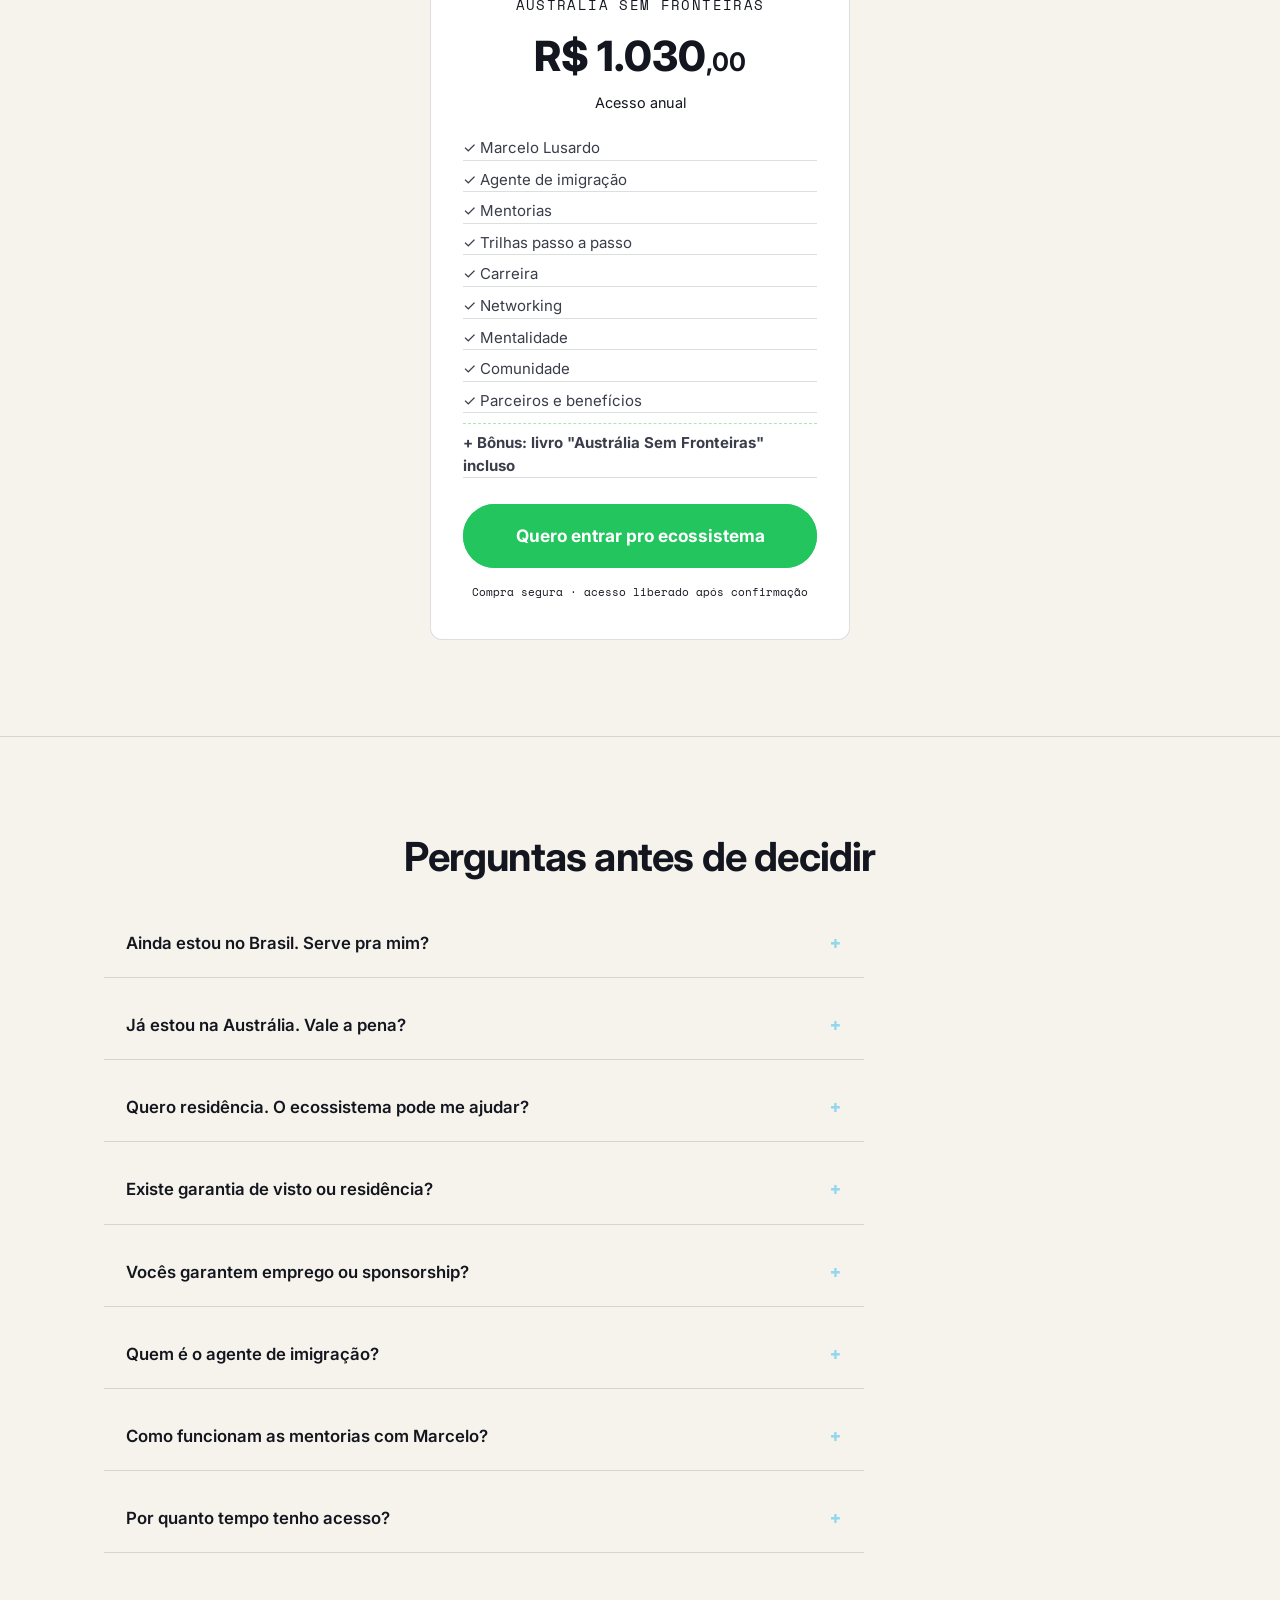
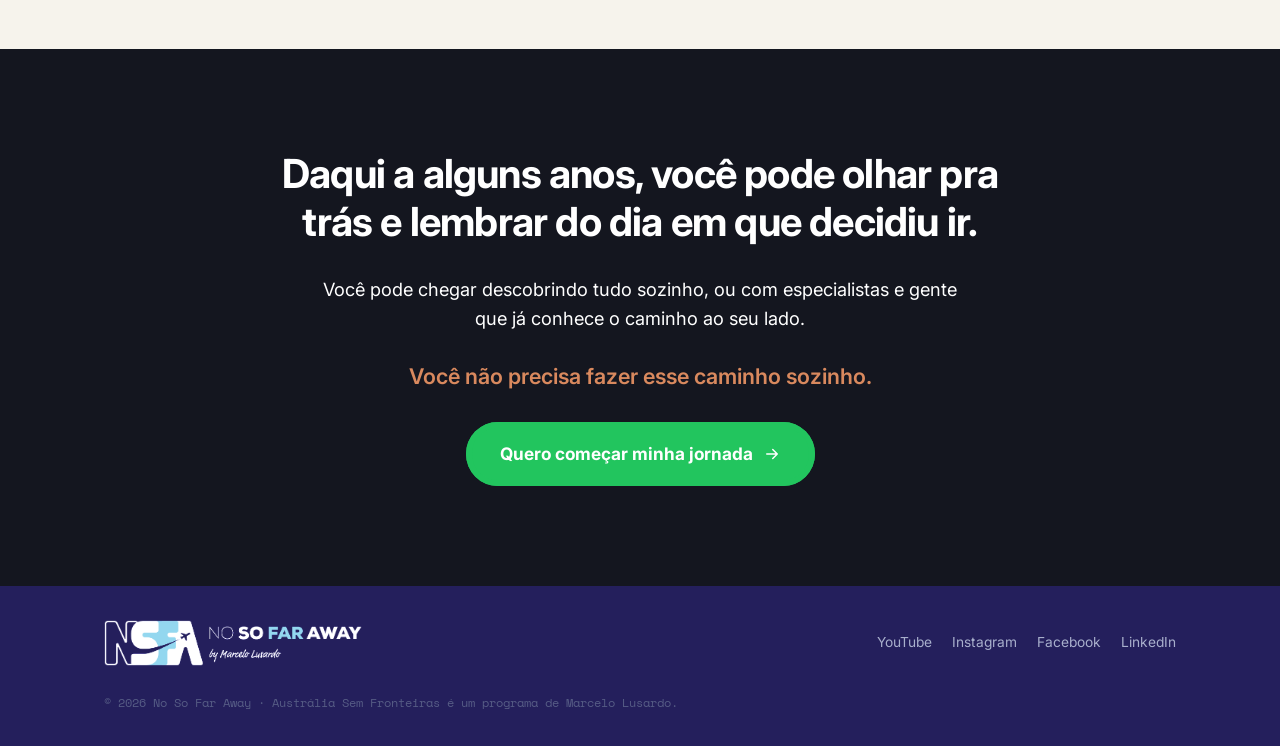
<file: new/ecossistema-australia.html>
<!DOCTYPE html>
<html lang="pt-BR">
<head>
<meta charset="UTF-8">
<meta name="viewport" content="width=device-width, initial-scale=1.0">
<title>O Ecossistema Para Brasileiros na Austrália | Austrália Sem Fronteiras</title>
<meta name="description" content="Do planejamento no Brasil à construção de uma vida na Austrália: mentorias, imigração, carreira, networking e educação num único ecossistema, com Marcelo Lusardo.">
<!-- NOTA (2026-10-01): mesmo esquema de index.html — ver NOTA lá. -->
<meta name="robots" content="noindex, nofollow">
<link rel="canonical" href="https://jgdini.github.io/nosofaraway/new/ecossistema-australia.html">
<meta property="og:type" content="website">
<meta property="og:locale" content="pt_BR">
<meta property="og:site_name" content="No So Far Away">
<meta property="og:title" content="O Ecossistema Para Brasileiros na Austrália">
<meta property="og:description" content="Do planejamento no Brasil à construção de uma vida na Austrália: mentorias, imigração, carreira, networking e educação num único ecossistema, com Marcelo Lusardo.">
<meta property="og:image" content="https://jgdini.github.io/nosofaraway/assets/img/australia-hero.jpg">
<meta property="og:url" content="https://jgdini.github.io/nosofaraway/new/ecossistema-australia.html">
<meta name="twitter:card" content="summary_large_image">
<meta name="twitter:title" content="O Ecossistema Para Brasileiros na Austrália">
<meta name="twitter:description" content="Do planejamento no Brasil à construção de uma vida na Austrália: mentorias, imigração, carreira, networking e educação num único ecossistema, com Marcelo Lusardo.">
<meta name="twitter:image" content="https://jgdini.github.io/nosofaraway/assets/img/australia-hero.jpg">
<link rel="preconnect" href="https://fonts.googleapis.com">
<link rel="preconnect" href="https://fonts.gstatic.com" crossorigin>
<link href="https://fonts.googleapis.com/css2?family=Inter:ital,wght@0,400;0,500;0,600;0,700;0,800;1,400;1,500;1,600&family=Space+Mono:wght@400;700&display=swap" rel="stylesheet">
<link rel="stylesheet" href="../assets/css/style.css">
<link rel="stylesheet" href="../assets/css/lp-ecossistema.css">
<link rel="stylesheet" href="../assets/css/style-v2.css">
</head>
<!-- v2 = direção editorial nova (ver new/index.html e assets/css/style-v2.css
     pros princípios). Essa é a primeira reconstrução real da LP, não só
     reskin: framework único (Líder de Travessias), sem as ~4 sequências
     concorrentes que a versão antiga tinha, números só verificáveis,
     linguagem sem prometer garantia de visto/PR. -->
<body class="lp-body v2">

<!-- =====================================================================
     NOTA INTERNA (remover antes do WordPress):
     LP construída a partir do briefing do social media do Marcelo.
     Dados oficiais verificados nas fontes primárias antes de publicar
     (ver rodapé de cada seção de números): Fair Work Ombudsman / Fair
     Work Commission e ABS para a Austrália; IBGE / Agência Brasil para
     o Brasil. Um número do briefing (rendimento médio brasileiro
     R$3.726) foi ajustado pra R$3.722, que é o valor que encontrei com
     fonte primária confirmável (IBGE, 1º tri/2026) — confirmar com o
     time se há uma fonte específica pro R$3.726 antes de publicar.
     Preço (Dobra 13): João confirmou que ainda não foi definido, então
     a oferta fica sem valor visível por enquanto — só checklist + CTA.
     Acesso (FAQ): confirmado como anual.
     Depoimentos reaproveitam os nomes reais já documentados no site
     (Rodrigo & Gabriel, Ana, Pedro & Wenner) — João autorizou substituir
     por depoimentos/prints novos quando houver material real disponível;
     não fabriquei nada novo sem esse material.
     ===================================================================== -->

<!-- ======================= SPRITE DE ÍCONES (linha, sem emoji) ======================= -->
<svg style="display:none" aria-hidden="true">
  <defs>
    <symbol id="ic-compass" viewBox="0 0 24 24">
      <circle cx="12" cy="12" r="9" fill="none" stroke="currentColor" stroke-width="1.6"/>
      <path d="M15 9l-2.2 5.2L9 16l2.2-5.2z" fill="currentColor" stroke="none"/>
    </symbol>
    <symbol id="ic-cap" viewBox="0 0 24 24">
      <path d="M12 3.5L2.5 8.3 12 13l9.5-4.7z" fill="none" stroke="currentColor" stroke-width="1.6" stroke-linejoin="round"/>
      <path d="M6.5 10.6v4.3c0 1.6 2.5 3 5.5 3s5.5-1.4 5.5-3v-4.3" fill="none" stroke="currentColor" stroke-width="1.6"/>
      <path d="M21.5 8.3v5" fill="none" stroke="currentColor" stroke-width="1.6" stroke-linecap="round"/>
    </symbol>
    <symbol id="ic-briefcase" viewBox="0 0 24 24">
      <rect x="3" y="7.5" width="18" height="11.5" rx="1.8" fill="none" stroke="currentColor" stroke-width="1.6"/>
      <path d="M8.5 7.5V6a2 2 0 0 1 2-2h3a2 2 0 0 1 2 2v1.5" fill="none" stroke="currentColor" stroke-width="1.6"/>
      <path d="M3 12.5h18" stroke="currentColor" stroke-width="1.6"/>
    </symbol>
    <symbol id="ic-people" viewBox="0 0 24 24">
      <circle cx="8.3" cy="8" r="3" fill="none" stroke="currentColor" stroke-width="1.6"/>
      <circle cx="17" cy="9.5" r="2.3" fill="none" stroke="currentColor" stroke-width="1.6"/>
      <path d="M2.5 19.5c.4-3.4 2.9-5.8 5.8-5.8s5.4 2.4 5.8 5.8" fill="none" stroke="currentColor" stroke-width="1.6" stroke-linecap="round"/>
      <path d="M14.8 14c2.2.5 3.9 2.6 4.2 5.5" fill="none" stroke="currentColor" stroke-width="1.6" stroke-linecap="round"/>
    </symbol>
    <symbol id="ic-house" viewBox="0 0 24 24">
      <path d="M3.5 11.5L12 4l8.5 7.5" fill="none" stroke="currentColor" stroke-width="1.6" stroke-linecap="round" stroke-linejoin="round"/>
      <path d="M5.8 10v8.7c0 .7.6 1.3 1.3 1.3h9.8c.7 0 1.3-.6 1.3-1.3V10" fill="none" stroke="currentColor" stroke-width="1.6"/>
    </symbol>
    <symbol id="ic-document" viewBox="0 0 24 24">
      <rect x="5.5" y="3" width="13" height="18" rx="1.5" fill="none" stroke="currentColor" stroke-width="1.6"/>
      <path d="M8.5 8.5h7M8.5 12.5h7M8.5 16.5h4.5" stroke="currentColor" stroke-width="1.6" stroke-linecap="round"/>
    </symbol>
    <symbol id="ic-passport" viewBox="0 0 24 24">
      <rect x="4" y="3.5" width="16" height="17" rx="2" fill="none" stroke="currentColor" stroke-width="1.6"/>
      <circle cx="12" cy="10.5" r="3.2" fill="none" stroke="currentColor" stroke-width="1.6"/>
      <path d="M8 17.5h8" stroke="currentColor" stroke-width="1.6" stroke-linecap="round"/>
    </symbol>
    <symbol id="ic-mindset" viewBox="0 0 24 24">
      <path d="M2.5 19.5L9 8l3.5 5.5L15.5 9l6 10.5z" fill="none" stroke="currentColor" stroke-width="1.6" stroke-linejoin="round"/>
      <path d="M16 4v5.2M16 4l3.3 1.7L16 7.4" fill="none" stroke="currentColor" stroke-width="1.6" stroke-linecap="round" stroke-linejoin="round"/>
    </symbol>
    <symbol id="ic-target" viewBox="0 0 24 24">
      <circle cx="12" cy="12" r="8.3" fill="none" stroke="currentColor" stroke-width="1.6"/>
      <circle cx="12" cy="12" r="4.6" fill="none" stroke="currentColor" stroke-width="1.6"/>
      <circle cx="12" cy="12" r="1.1" fill="currentColor" stroke="none"/>
    </symbol>
    <symbol id="ic-pin" viewBox="0 0 24 24">
      <path d="M12 21.5S5.3 14.2 5.3 9.3a6.7 6.7 0 1 1 13.4 0c0 4.9-6.7 12.2-6.7 12.2z" fill="none" stroke="currentColor" stroke-width="1.6" stroke-linejoin="round"/>
      <circle cx="12" cy="9.3" r="2.4" fill="none" stroke="currentColor" stroke-width="1.6"/>
    </symbol>
    <symbol id="ic-plane" viewBox="0 0 24 24">
      <path d="M2 21L23 12L2 3L2 10L17 12L2 14Z" fill="currentColor" stroke="none"/>
    </symbol>
    <symbol id="ic-book" viewBox="0 0 24 24">
      <path d="M3 5.5c2.2-1 5-1 7 0v13c-2-1-4.8-1-7 0z" fill="none" stroke="currentColor" stroke-width="1.6" stroke-linejoin="round"/>
      <path d="M21 5.5c-2.2-1-5-1-7 0v13c2-1 4.8-1 7 0z" fill="none" stroke="currentColor" stroke-width="1.6" stroke-linejoin="round"/>
    </symbol>
    <symbol id="ic-crown" viewBox="0 0 24 24">
      <path d="M3 8l4 3 5-6 5 6 4-3-2 10H5z" fill="none" stroke="currentColor" stroke-width="1.6" stroke-linejoin="round"/>
    </symbol>
    <symbol id="ic-lock" viewBox="0 0 24 24">
      <rect x="5" y="11" width="14" height="9" rx="1.5" fill="none" stroke="currentColor" stroke-width="1.6"/>
      <path d="M8 11V8a4 4 0 0 1 8 0v3" fill="none" stroke="currentColor" stroke-width="1.6"/>
    </symbol>
    <symbol id="ic-infinity" viewBox="0 0 24 24">
      <path d="M6.5 9a3.5 3.5 0 1 0 0 7c1.6 0 2.6-1 3.6-2.4l1.8-2.2c1-1.4 2-2.4 3.6-2.4a3.5 3.5 0 1 1 0 7c-1.6 0-2.6-1-3.6-2.4l-1.8-2.2C9.1 10 8.1 9 6.5 9z" fill="none" stroke="currentColor" stroke-width="1.6" stroke-linecap="round" stroke-linejoin="round"/>
    </symbol>
    <symbol id="ic-truck" viewBox="0 0 24 24">
      <rect x="2" y="7" width="12" height="9" fill="none" stroke="currentColor" stroke-width="1.6"/>
      <path d="M14 10h4l3 3v3h-7z" fill="none" stroke="currentColor" stroke-width="1.6" stroke-linejoin="round"/>
      <circle cx="6.5" cy="17.5" r="1.6" fill="none" stroke="currentColor" stroke-width="1.4"/>
      <circle cx="17" cy="17.5" r="1.6" fill="none" stroke="currentColor" stroke-width="1.4"/>
    </symbol>
    <symbol id="ic-check" viewBox="0 0 24 24">
      <circle cx="12" cy="12" r="9.5" fill="none" stroke="currentColor" stroke-width="1.4"/>
      <path d="M7.5 12.3l3 3 6-6.2" fill="none" stroke="currentColor" stroke-width="1.8" stroke-linecap="round" stroke-linejoin="round"/>
    </symbol>
  </defs>
</svg>

<!-- ======================= HEADER (minimalista, foco em conversão) ======================= -->
<header class="lp-header">
  <div class="wrap lp-header-inner">
    <a href="index.html" class="brand">
      <img src="../assets/img/logo-nsfa-dark.png" alt="No So Far Away" class="brand-logo">
    </a>
    <div class="header-actions">
      <span class="fx-badge">
        <span class="fx-badge__label">AUD</span>
        <strong data-fx-value>—</strong>
      </span>

      <a href="#oferta" class="btn btn-ticket btn-small">
        <span>Quero meu plano</span>
      </a>
    </div>
  </div>
</header>

<main id="top">

<!-- ======================= DOBRA 01 — HERO ======================= -->
<!-- NOTA: recriado em HTML/CSS real — texto estático em imagem não é
     lido/indexado pelo Google. No desktop o fundo agora é um vídeo real
     (mudo, em loop, sem controles) — pedido do João depois de ver o
     efeito na referência da Júlia Saraiva. Primeiro teste usou "A
     Travessia", mas o João achou o Marcelo pequeno/distante demais no
     enquadramento; trocado por "Qual é a melhor idade pra vir pra
     Austrália?" (YcFaAass5nY) — filmado no escritório, bem iluminado,
     Marcelo em plano mais fechado. Troca fácil depois: só mudar o
     videoId no data-video-id e na URL do iframe aqui embaixo. No mobile
     continua a foto estática de sempre (mesma lógica de sempre: vídeo
     de fundo autoplay é pesado/instável em conexão de celular, e é lá
     que está a maior parte das vendas — não vale o risco). -->
<section class="lp-hero-v2">
  <div class="lp-hero-v2__video-bg" aria-hidden="true" data-bg-video data-video-id="YcFaAass5nY">
    <iframe src="https://www.youtube.com/embed/YcFaAass5nY?autoplay=1&mute=1&loop=1&playlist=YcFaAass5nY&controls=0&showinfo=0&modestbranding=1&playsinline=1&rel=0&iv_load_policy=3&disablekb=1" title="" frameborder="0" allow="autoplay; encrypted-media" tabindex="-1"></iframe>
  </div>
  <!-- Placeholder: mesma foto real usada no hero do site institucional
       (sem montagem/canguru/coala), só até vir a foto/vídeo dedicado que
       o Marcelo pediu. É a imagem que MAIS gente vê (mobile = maior
       canal de venda), então essa troca era mais urgente que a do
       desktop. -->
  <img src="../assets/img/marcelo-mentor.jpg" alt="Marcelo Lusardo em seu escritório" class="lp-hero-v2__mobile-photo">
  <div class="wrap">
    <p class="lp-hero-v2__tags">Ecossistema Austrália Sem Fronteiras</p>
    <h1 class="lp-hero-v2__title">Um plano real pra sua travessia até a Austrália.</h1>
    <p class="lp-hero-v2__sub">Do planejamento no Brasil até a vida construída aqui: conhecimento, comunidade e o método Líder de Travessias aplicado ao seu momento.</p>
    <a href="#oferta" class="btn btn-ticket btn-large">
      <span>Quero construir meu caminho na Austrália</span>
      <svg viewBox="0 0 24 24" width="18" height="18" aria-hidden="true"><path d="M5 12h14M13 6l6 6-6 6" fill="none" stroke="currentColor" stroke-width="2" stroke-linecap="round" stroke-linejoin="round"/></svg>
    </a>
    <p class="lp-hero-v2__note">Pra quem ainda está no Brasil, pra quem já chegou e pra quem decidiu ficar.</p>
  </div>
</section>

<!-- ======================= DOBRA 02 — DESEJO (números) ======================= -->
<section class="section section--paper">
  <div class="wrap">
    <p class="eyebrow eyebrow--dark lp-center">Antes de continuar, olhe pros números</p>
    <h2 class="lp-h2 lp-center">Alguns números da Austrália em 2026</h2>

    <div class="lp-stat-grid">
      <div class="lp-stat-card">
        <strong>AUD <span class="lp-count" data-target="26.44" data-decimals="2">26,44</span><span>/h</span></strong>
        <span>Salário mínimo nacional*</span>
      </div>
      <div class="lp-stat-card">
        <strong>AUD <span class="lp-count" data-target="1004.90" data-decimals="2">1.004,90</span></strong>
        <span>Por semana no mínimo nacional*</span>
      </div>
      <div class="lp-stat-card">
        <strong><span class="lp-count" data-target="329500" data-decimals="0">329.500</span></strong>
        <span>Vagas de emprego abertas*</span>
      </div>
      <div class="lp-stat-card">
        <strong>AUD <span class="lp-count" data-target="2083.70" data-decimals="2">2.083,70</span></strong>
        <span>Média semanal de adultos full-time*</span>
      </div>
    </div>
    <p class="lp-footnote lp-center">*Dados oficiais australianos, 2026: <a href="https://www.fairwork.gov.au/pay-and-wages/minimum-wages" target="_blank" rel="noopener">Fair Work Ombudsman</a> e <a href="https://www.abs.gov.au/statistics/labour/earnings-and-working-conditions/average-weekly-earnings-australia/latest-release" target="_blank" rel="noopener">ABS</a>. Valores e condições variam conforme vínculo, ocupação, award, experiência e elegibilidade.</p>

    <p class="lp-lead lp-center">Tem oportunidade na Austrália. Mas quem chega sem plano costuma gastar tempo e dinheiro antes de encontrá-la.</p>
  </div>
</section>

<!-- ======================= DOBRA 03 — O PROBLEMA ======================= -->
<section class="section section--ink">
  <div class="wrap">
    <h2 class="lp-h2 lp-h2--light lp-center">Chegar à Austrália é a parte fácil. O difícil é saber o que fazer depois.</h2>

    <ul class="lp-broken-journey">
      <li><span class="lp-bj-icon lp-flag-chip">BR</span>"Qual visto?"</li>
      <li><svg class="lp-bj-icon lp-icon" aria-hidden="true"><use href="#ic-plane"/></svg>"Como me preparo?"</li>
      <li><span class="lp-bj-icon lp-flag-chip">AU</span>"Cheguei. E agora?"</li>
      <li><svg class="lp-bj-icon lp-icon" aria-hidden="true"><use href="#ic-briefcase"/></svg>"Onde estão as oportunidades?"</li>
      <li><svg class="lp-bj-icon lp-icon" aria-hidden="true"><use href="#ic-document"/></svg>"Como renovo?"</li>
      <li><svg class="lp-bj-icon lp-icon" aria-hidden="true"><use href="#ic-people"/></svg>"Como faço as conexões certas?"</li>
      <li><svg class="lp-bj-icon lp-icon" aria-hidden="true"><use href="#ic-house"/></svg>"Como construo um caminho de longo prazo?"</li>
    </ul>

    <p class="lp-lead lp-lead--light lp-center">Cada decisão errada custa tempo e dinheiro.</p>
    <p class="lp-center"><a href="#oferta" class="link-inline link-inline--light">Quero ter direção →</a></p>
  </div>
</section>

<!-- ======================= DOBRA 04 — BRASIL x AUSTRÁLIA ======================= -->
<section class="section section--paper">
  <div class="wrap">
    <p class="eyebrow eyebrow--dark lp-center">Brasil x Austrália</p>
    <h2 class="lp-h2 lp-center">Mudar de país muda o que você pode ganhar e construir.</h2>

    <div class="lp-fx-card">
      <span class="lp-fx-card__label">Cotação agora</span>
      <span class="lp-fx-card__value">1 AUD = <strong data-fx-value>—</strong></span>
      <span class="lp-fx-card__status" data-fx-status>carregando…</span>
    </div>

    <div class="lp-compare">
      <div class="lp-compare-col">
        <p class="lp-compare-flag"><span class="lp-flag-chip">BR</span> BRASIL</p>
        <div class="lp-bar-row">
          <div class="lp-bar-label">Salário mínimo 2026<strong>R$ <span class="lp-count" data-target="1621" data-decimals="0">1.621</span><span>/mês</span></strong></div>
          <div class="lp-bar-track"><div class="lp-bar-fill lp-bar-fill--br" data-target-width="44"></div></div>
        </div>
        <div class="lp-bar-row">
          <div class="lp-bar-label">Rendimento médio real habitual<strong>R$ <span class="lp-count" data-target="3722" data-decimals="0">3.722</span><span>/mês*</span></strong></div>
          <div class="lp-bar-track"><div class="lp-bar-fill lp-bar-fill--br" data-target-width="100"></div></div>
        </div>
      </div>
      <div class="lp-compare-col">
        <p class="lp-compare-flag"><span class="lp-flag-chip">AU</span> AUSTRÁLIA</p>
        <div class="lp-bar-row">
          <div class="lp-bar-label">Salário mínimo nacional<strong>AUD <span class="lp-count" data-target="1004.90" data-decimals="2">1.004,90</span><span>/semana</span></strong></div>
          <div class="lp-bar-track"><div class="lp-bar-fill lp-bar-fill--au" data-target-width="48"></div></div>
        </div>
        <div class="lp-bar-row">
          <div class="lp-bar-label">Média semanal full-time<strong>AUD <span class="lp-count" data-target="2083.70" data-decimals="2">2.083,70</span><span>/semana*</span></strong></div>
          <div class="lp-bar-track"><div class="lp-bar-fill lp-bar-fill--au" data-target-width="100"></div></div>
        </div>
      </div>
    </div>
    <p class="lp-footnote lp-center">Dados brasileiros: <a href="https://agenciabrasil.ebc.com.br/economia/noticia/2025-12/novo-salario-minimo-sera-de-r-1621-em-2026" target="_blank" rel="noopener">Agência Brasil / IBGE</a> (salário mínimo 2026) e IBGE/PNAD Contínua (rendimento médio real habitual, 1º tri/2026). Dados australianos: Fair Work Commission e ABS. Moedas não convertidas de propósito: é uma comparação de escala, não de poder de compra equivalente.</p>

    <p class="lp-lead lp-center"><strong>A oportunidade existe, e quem se prepara melhor aproveita mais.</strong></p>
  </div>
</section>

<!-- ======================= DOBRA 05 — A DOR REAL ======================= -->
<section class="section section--ink">
  <div class="wrap">
    <h2 class="lp-h2 lp-h2--light lp-center">Muita gente chega sonhando e acaba improvisando.</h2>

    <div class="lp-pain-grid">
      <div class="lp-pain-card"><span class="lp-x">✕</span>Escolhe sem entender o impacto no futuro</div>
      <div class="lp-pain-card"><span class="lp-x">✕</span>Gasta dinheiro no caminho errado</div>
      <div class="lp-pain-card"><span class="lp-x">✕</span>Não constrói networking</div>
      <div class="lp-pain-card"><span class="lp-x">✕</span>Descobre oportunidades tarde demais</div>
      <div class="lp-pain-card"><span class="lp-x">✕</span>Vive de renovação em renovação, sem estratégia</div>
      <div class="lp-pain-card"><span class="lp-x">✕</span>Passa anos aprendendo na tentativa e erro</div>
    </div>

    <p class="lp-lead lp-lead--light lp-center lp-callout">Você não precisa descobrir a Austrália sozinho.</p>
  </div>
</section>

<!-- ======================= MÉTODO — LÍDER DE TRAVESSIAS ======================= -->
<!-- NOTA: essa dobra substitui as ~3 sequências concorrentes que a LP
     tinha antes (Preparar→Chegar→Construir→Permanecer, Sonho→Plano→
     Execução→Construção, Mentoria→Agente→Caminho...). O documento do
     Marcelo (2026-09-27) foi explícito: um framework proprietário só —
     Líder de Travessias — não vários competindo. M.E.T.O.D.O. (que
     também aparecia como metodologia paralela) vira a disciplina de
     execução DENTRO do "FAZER", não uma marca própria. -->
<section id="metodo">
  <div class="wrap">
    <p class="eyebrow eyebrow--dark lp-center">O método por trás do ecossistema</p>
    <h2 class="lp-h2 lp-center">Líder de Travessias</h2>
    <p class="lp-lead lp-center">Toda travessia, pra Austrália, pra outro país ou pra qualquer mudança grande de vida, passa pelos mesmos cinco movimentos.</p>

    <div class="v2-method">
      <div class="v2-method__step">
        <strong>01 · Ser</strong>
        <h3>Identidade</h3>
        <p>Entender quem você é e o que busca de verdade nessa travessia.</p>
      </div>
      <div class="v2-method__step">
        <strong>02 · Caminho</strong>
        <h3>Estratégia</h3>
        <p>Um plano real pro seu objetivo, não uma fórmula genérica.</p>
      </div>
      <div class="v2-method__step">
        <strong>03 · Fazer</strong>
        <h3>Execução</h3>
        <p>Colocar o plano em prática com direção e acompanhamento.</p>
      </div>
      <div class="v2-method__step">
        <strong>04 · Ter</strong>
        <h3>Resultado</h3>
        <p>Medir o que avançou de verdade, não só o que parecia avançar.</p>
      </div>
      <div class="v2-method__step">
        <strong>05 · Liderar</strong>
        <h3>Autoridade</h3>
        <p>Virar referência pra quem vem atravessando o mesmo caminho depois de você.</p>
      </div>
    </div>

    <div class="lp-center" style="margin-top:48px;">
      <a href="#oferta" class="btn btn-ticket btn-large"><span>Quero acessar o ecossistema</span></a>
    </div>
  </div>
</section>

<!-- ======================= DOBRA 07 — ANTES / DEPOIS (clareza) ======================= -->
<section class="section section--ink">
  <div class="wrap">
    <h2 class="lp-h2 lp-h2--light lp-center">A diferença entre tentar e ter um plano.</h2>

    <div class="lp-journey-compare">
      <div class="lp-journey-col lp-journey-col--chaos">
        <p class="lp-journey-title">Sem o ecossistema</p>
        <ol class="lp-journey-chain">
          <li>Dúvida: "será que estou escolhendo certo?"</li>
          <li>Google + grupos + vídeos</li>
          <li>Informação desencontrada</li>
          <li>Tentativa e erro</li>
          <li>Anos construindo contatos</li>
          <li>"E agora?"</li>
        </ol>
      </div>
      <div class="lp-journey-col lp-journey-col--clear">
        <p class="lp-journey-title">Com o ecossistema</p>
        <ol class="lp-journey-chain">
          <li>Diagnóstico</li>
          <li>Plano</li>
          <li>Caminho das pedras</li>
          <li>Mentoria</li>
          <li>Especialistas</li>
          <li>Conexões</li>
          <li class="lp-journey-final">Próximo passo claro</li>
        </ol>
      </div>
    </div>
  </div>
</section>

<!-- ======================= DOBRA 08 — MARCELO ======================= -->
<!-- NOTA: fundo é a foto real que o João mandou (Marcelo LP.jpeg — ele
     no escritório em Sydney, Opera House e Harbour Bridge ao fundo),
     com gradiente escuro por cima pra legibilidade — mesmo padrão já
     usado no fechamento (Dobra 15, .lp-closing). Texto é exatamente o
     mesmo já aprovado antes; só recolorido pra ficar claro sobre o
     fundo escuro e ganhou um CTA de verdade (antes não tinha botão
     aqui, só na segunda parte da dobra, depois da Expert Education). -->
<section class="lp-marcelo-hero">
  <div class="wrap">
    <div class="lp-marcelo-hero-inner">
      <p class="eyebrow">Quem está por trás do ecossistema</p>
      <h2 class="lp-h2 lp-h2--light">Marcelo aprendeu a Austrália morando nela.</h2>
      <ul class="lp-marcelo-story lp-marcelo-story--light">
        <li><svg class="lp-icon" aria-hidden="true"><use href="#ic-check"/></svg>Deixou uma carreira estável no Brasil</li>
        <li><svg class="lp-icon" aria-hidden="true"><use href="#ic-check"/></svg>Foi pra Austrália com a família e um filho pequeno</li>
        <li><svg class="lp-icon" aria-hidden="true"><use href="#ic-check"/></svg>Trocou um salário de R$ 30 mil por AUD 400 por semana</li>
        <li><svg class="lp-icon" aria-hidden="true"><use href="#ic-check"/></svg>Recomeçou num país onde não conhecia ninguém</li>
        <li><svg class="lp-icon" aria-hidden="true"><use href="#ic-check"/></svg>Foi montando a rede de contatos aos poucos</li>
        <li><svg class="lp-icon" aria-hidden="true"><use href="#ic-check"/></svg>Aprendeu o mercado por dentro</li>
      </ul>
      <p class="lp-lead lp-lead--light">Hoje, Marcelo é sócio da Expert Education e atua diretamente no mercado de educação internacional.</p>
      <p class="lp-lead lp-lead--light lp-callout">Ele levou anos pra construir o acesso que agora você pode encontrar em um único lugar.</p>
      <a href="#oferta" class="btn btn-ticket btn-large">
        <span>Quero construir meu caminho na Austrália</span>
        <svg viewBox="0 0 24 24" width="18" height="18" aria-hidden="true"><path d="M5 12h14M13 6l6 6-6 6" fill="none" stroke="currentColor" stroke-width="2" stroke-linecap="round" stroke-linejoin="round"/></svg>
      </a>
    </div>
  </div>
</section>

<!-- =====================================================================
     DOBRA EXPERT EDUCATION — prova de estrutura por trás da promessa.
     NOTA: a parte da história do Marcelo aqui foi resumida de propósito
     (o briefing original repetia quase palavra por palavra a Dobra 08
     "Ele não aprendeu a Austrália em um curso..." — manter as duas
     inteiras deixaria a página repetitiva). Mantive só o que é
     informação NOVA: o vínculo dele com a Expert hoje e o fechamento.
     Números "23+ anos" confirmei de fonte pública (Expert Education
     fundada em 2003). "+200 mil vistos aprovados" confirmado
     diretamente pelo João em 2026-09-27 (é o número real da Expert
     LATAM, não confundir com a estimativa antiga "+100 mil estudantes"
     que estava aqui antes, sem fonte). Removida a nota "a confirmar
     antes de publicar" que ficou vazando no footnote — não pode
     sobrar rascunho de dev em página pública.
     ===================================================================== -->
<section class="section section--paper">
  <div class="wrap">
    <h2 class="lp-h2 lp-center">Além de descobrir o caminho, você terá quem ajude a percorrê-lo.</h2>
    <p class="lp-lead lp-center">O Austrália Sem Fronteiras te prepara. Na hora de estudar, aplicar e renovar o visto, a Expert Education assume o processo.</p>

    <div class="lp-stack">
      <div class="lp-stack-tier">
        <p class="lp-stack-tier__name">Austrália Sem Fronteiras</p>
        <p class="lp-stack-tier__role">Clareza para saber para onde ir.</p>
        <p class="lp-stack-tier__items">Mentorias • Planejamento • Mentalidade • Carreira • Networking • Oportunidades</p>
      </div>
      <div class="lp-stack-arrow" aria-hidden="true">↓</div>
      <div class="lp-stack-tier lp-stack-tier--expert">
        <img src="../assets/img/logo-expert-education.png" alt="Expert Education" class="lp-expert-logo">
        <p class="lp-stack-tier__role">Estrutura para saber como chegar.</p>
        <p class="lp-stack-tier__items">Educação • Escolas e universidades • Aplicações • Vistos • Renovações • Suporte especializado</p>
      </div>
    </div>
  </div>
</section>

<section class="section section--ink">
  <div class="wrap">
    <h2 class="lp-h2 lp-h2--light lp-center">Do plano à execução.</h2>
    <p class="lp-lead lp-lead--light lp-center">O plano vem com gente pra executar junto.</p>

    <div class="lp-hop-list">
      <div class="lp-hop"><p class="lp-hop__q">Quer ir para a Austrália?</p><p class="lp-hop__a">Você se prepara.</p></div>
      <div class="lp-hop"><p class="lp-hop__q">Precisa escolher o melhor caminho?</p><p class="lp-hop__a">Você encontra direção.</p></div>
      <div class="lp-hop"><p class="lp-hop__q">Chegou a hora de estudar e aplicar?</p><p class="lp-hop__a">A Expert entra em campo.</p></div>
      <div class="lp-hop"><p class="lp-hop__q">Precisa renovar seu visto?</p><p class="lp-hop__a">A Expert orienta o processo.</p></div>
      <div class="lp-hop"><p class="lp-hop__q">Seu objetivo é construir uma vida de longo prazo na Austrália?</p><p class="lp-hop__a">Profissionais especializados avaliam os caminhos possíveis pro seu caso.</p></div>
    </div>

    <p class="lp-lead lp-lead--light lp-center lp-callout">Você muda de fase e o ecossistema continua junto.</p>
  </div>
</section>

<section class="section section--paper">
  <div class="wrap">
    <h2 class="lp-h2 lp-center">Quem está por trás tem mais de 23 anos de mercado.</h2>
    <p class="lp-lead lp-center">O ecossistema tem a estrutura da <strong>Expert Education &amp; Visa Services</strong>, agência de educação internacional que apoia estudantes brasileiros na Austrália.</p>

    <div class="lp-stat-grid">
      <div class="lp-stat-card"><strong>23+</strong><span>Anos de experiência</span></div>
      <div class="lp-stat-card"><strong>+200 mil</strong><span>Vistos aprovados*</span></div>
      <div class="lp-stat-card"><strong>Presença</strong><span>Internacional</span></div>
      <div class="lp-stat-card"><strong>Estrutura</strong><span>Na Austrália</span></div>
    </div>
    <p class="lp-footnote lp-center">*Expert Education &amp; Visa Services, fundada em 2003. Mais de 200 mil vistos aprovados desde a fundação.</p>

    <p class="lp-lead lp-center"><strong>Marcelo Lusardo é sócio dessa operação.</strong></p>
  </div>
</section>

<section class="section section--ink">
  <div class="wrap lp-marcelo-grid">
    <figure class="lp-marcelo-photo">
      <img src="../assets/img/marcelo-mentor.jpg" alt="Marcelo Lusardo sorrindo, sentado em uma mesa de escritório">
    </figure>
    <div>
      <p class="eyebrow">Mentoria com Marcelo</p>
      <h2 class="lp-h2 lp-h2--light">Ele vai ajudar você a enxergar o seu próprio caminho.</h2>
      <p class="lp-lead lp-lead--light">Marcelo já fez essa travessia. Hoje, como sócio da Expert Education, trabalha todo dia com o mercado que leva brasileiros pra Austrália, e usa isso pra orientar quem está começando ou não sabe qual é o próximo passo.</p>
      <p class="lp-lead lp-lead--light lp-callout">Você não precisa gastar os anos que ele gastou pra descobrir o caminho.</p>
      <a href="#oferta" class="btn btn-ticket btn-large"><span>Quero construir meu caminho na Austrália</span></a>
    </div>
  </div>
</section>

<!-- NOTA: a dobra antiga "Sonho→Plano→Execução→Construção" foi removida
     daqui — era uma 3ª sequência competindo com o Método (Líder de
     Travessias) e com o Antes/Depois logo acima. Um framework só, como
     o documento do Marcelo pediu. -->

<!-- =====================================================================
     DOBRA 08.5 — O LIVRO
     NOTA: recriado em HTML/CSS real, seguindo à risca os dizeres e
     botões da arte de referência que o João mandou ("Livro LP.jpeg" /
     "Entre para o nosso ecossistema..."), mas com a capa do livro
     nítida e visível de verdade (foto numa caixa própria, sem
     escurecer) em vez de virar fundo apagado — e todo texto/preço/
     botão em HTML real, não desenhado em imagem (Google não lê texto
     em imagem estática).
     "Austrália Sem Fronteiras: Do Zero à Residência" é um livro real do
     Marcelo (Editora Filos, 296 páginas), publicado antes do ecossistema
     virar produto — prova de autoridade forte, não é marca inventada
     pro funil. Preço "R$ 1.030,00/ano" confirmado pelo João em
     05/09/2026 — também exibido na Dobra 13 (Oferta). Ícones novos no
     sprite: ic-crown, ic-lock, ic-infinity, ic-truck.
     ===================================================================== -->
<section class="section section--ink" id="livro">
  <div class="wrap lp-center">
    <p class="eyebrow">Antes de virar ecossistema, foi um livro</p>
    <h2 class="lp-h2 lp-h2--light lp-center">Marcelo escreveu um livro sobre essa travessia.</h2>
    <p class="lp-lead lp-lead--light lp-center">Em <em>Do Zero à Residência</em>, Marcelo Lusardo conta a própria travessia, sem filtro e sem fórmula pronta.</p>
    <p class="lp-lead lp-lead--light lp-callout lp-center">"Você não precisa de respostas. Precisa atravessar."</p>
    <p class="lp-book-meta lp-center">Marcelo Lusardo · Editora Filos · 296 páginas</p>

    <div class="lp-book-offer">
      <figure class="lp-book-offer__photo">
        <img src="../assets/img/livro-foto.jpg" alt="Livro Austrália Sem Fronteiras: Do Zero à Residência, de Marcelo Lusardo, ao lado de globo e passaporte">
      </figure>
      <div class="lp-book-offer__panel">
        <div class="lp-book-offer__brand">
          <span>Ecossistema<br>Austrália Sem Fronteiras</span>
        </div>
        <p class="lp-book-offer__tagline">O livro deu origem ao movimento</p>
        <h3 class="lp-book-offer__title">Membros do ecossistema recebem uma edição autografada.</h3>
        <p class="lp-book-offer__sub">Todo o recurso da venda do livro é doado pra obras de caridade.</p>

        <div class="lp-book-offer__features">
          <div>
            <svg class="lp-icon" aria-hidden="true"><use href="#ic-book"/></svg>
            <div><strong>Livro físico autografado</strong><span>Receba na sua casa</span></div>
          </div>
          <div>
            <svg class="lp-icon" aria-hidden="true"><use href="#ic-crown"/></svg>
            <div><strong>Acesso completo ao ecossistema</strong><span>Um ano de conteúdo, direcionamento e rede de apoio</span></div>
          </div>
        </div>

        <p class="lp-book-offer__price-label">Acesso anual</p>
        <p class="lp-book-offer__price">R$ 1.030<span>,00</span></p>

        <a href="https://pay.hotmart.com/Y94773826I?checkoutMode=10&amp;bid=1777007463025" class="btn btn-ticket btn-large" target="_blank" rel="noopener">
          <span>Quero fazer parte agora</span>
          <svg viewBox="0 0 24 24" width="18" height="18" aria-hidden="true"><path d="M5 12h14M13 6l6 6-6 6" fill="none" stroke="currentColor" stroke-width="2" stroke-linecap="round" stroke-linejoin="round"/></svg>
        </a>

        <div class="lp-book-offer__trust">
          <span><svg class="lp-icon" aria-hidden="true"><use href="#ic-lock"/></svg>Pagamento seguro</span>
          <span><svg class="lp-icon" aria-hidden="true"><use href="#ic-infinity"/></svg>Acesso imediato</span>
          <span><svg class="lp-icon" aria-hidden="true"><use href="#ic-truck"/></svg>Livro enviado pra todo o Brasil</span>
        </div>
      </div>
    </div>

    <p class="lp-book-cta-label lp-center">Prefere comprar só o livro, sem o ecossistema?</p>
    <div class="lp-book-links lp-center">
      <a href="https://loja.umlivro.com.br/australia-sem-fronteiras--do-zero-a-residencia---a-travessia-real-para-viver-na-australia-8503483/p" class="lp-book-link" target="_blank" rel="noopener">Umlivro</a>
      <a href="https://www.mercadolivre.com.br/australia-sem-fronteiras-do-zero-a-residencia--a-travessia-real-para-viver-na-australia/up/MLBU4930825072" class="lp-book-link" target="_blank" rel="noopener">Mercado Livre</a>
      <a href="https://www.estantevirtual.com.br/livro/australia-sem-fronteiras-do-zero-a-residencia-a-travessia-real-para-viver-na-australia-S7U-2175-000" class="lp-book-link" target="_blank" rel="noopener">Estante Virtual</a>
    </div>
  </div>
</section>

<!-- ======================= DOBRA 09 — O QUE VOCÊ RECEBE ======================= -->
<section class="section section--ink" id="programa">
  <div class="wrap">
    <p class="eyebrow lp-center">O que você recebe</p>
    <h2 class="lp-h2 lp-h2--light lp-center">Tudo o que o ecossistema inclui</h2>

    <div class="lp-offer-grid">
      <div class="lp-offer-card"><svg class="lp-offer-icon lp-icon" aria-hidden="true"><use href="#ic-target"/></svg><h3>Mentoria com Marcelo</h3><p>Experiência real de quem construiu a própria trajetória na Austrália.</p></div>
      <div class="lp-offer-card"><svg class="lp-offer-icon lp-icon" aria-hidden="true"><use href="#ic-passport"/></svg><h3>Agente de imigração</h3><p>Orientação especializada pra compreender caminhos e possibilidades migratórias.</p></div>
      <div class="lp-offer-card"><svg class="lp-offer-icon lp-icon" aria-hidden="true"><use href="#ic-compass"/></svg><h3>Caminho das pedras</h3><p>O que preparar, quando preparar e quais decisões precisam entrar no radar.</p></div>
      <div class="lp-offer-card"><svg class="lp-offer-icon lp-icon" aria-hidden="true"><use href="#ic-pin"/></svg><h3>Plano de direção</h3><p>Entenda seu momento e quais próximos passos fazem sentido pro seu objetivo.</p></div>
      <div class="lp-offer-card"><svg class="lp-offer-icon lp-icon" aria-hidden="true"><use href="#ic-briefcase"/></svg><h3>Oportunidades</h3><p>Aprenda onde procurar e como se posicionar pro mercado australiano.</p></div>
      <div class="lp-offer-card"><svg class="lp-offer-icon lp-icon" aria-hidden="true"><use href="#ic-people"/></svg><h3>Networking</h3><p>Conecte-se com pessoas que já estão construindo suas trajetórias no país.</p></div>
      <div class="lp-offer-card"><svg class="lp-offer-icon lp-icon" aria-hidden="true"><use href="#ic-cap"/></svg><h3>Educação</h3><p>Parceiros, escolas, colleges, universidades e benefícios do ecossistema.</p></div>
      <div class="lp-offer-card"><svg class="lp-offer-icon lp-icon" aria-hidden="true"><use href="#ic-mindset"/></svg><h3>Mentalidade</h3><p>Mudar de país exige mais do que comprar uma passagem.</p></div>
    </div>
  </div>
</section>

<!-- ======================= DOBRA 10 — OS 3 MOMENTOS ======================= -->
<section class="section section--paper">
  <div class="wrap">
    <h2 class="lp-h2 lp-center">Onde você está hoje?</h2>

    <div class="lp-moment-grid">
      <a href="#oferta" class="lp-moment-card">
        <span class="lp-moment-flag lp-flag-chip">BR</span>
        <h3>Quero ir</h3>
        <p class="lp-moment-quote">"Quero sair do Brasil, mas não sei por onde começar."</p>
        <ul><li>Preparação</li><li>Estudos</li><li>Planejamento</li><li>Primeiros passos</li></ul>
      </a>
      <a href="#oferta" class="lp-moment-card">
        <span class="lp-moment-flag lp-flag-chip">AU</span>
        <h3>Já estou aqui</h3>
        <p class="lp-moment-quote">"Cheguei. Agora preciso construir meu próximo passo."</p>
        <ul><li>Carreira</li><li>Networking</li><li>Renovação</li><li>Direção</li></ul>
      </a>
      <a href="#oferta" class="lp-moment-card">
        <svg class="lp-moment-flag lp-icon" aria-hidden="true"><use href="#ic-house"/></svg>
        <h3>Quero ficar</h3>
        <p class="lp-moment-quote">"A Austrália deixou de ser uma experiência. Quero construir meu futuro aqui."</p>
        <ul><li>Estratégia</li><li>Especialistas</li><li>Planejamento migratório</li><li>Conexões</li></ul>
      </a>
    </div>

    <div class="lp-center" style="margin-top:36px;">
      <a href="#oferta" class="btn btn-ticket btn-large"><span>Encontrar meu caminho</span></a>
    </div>
  </div>
</section>

<!-- ======================= DOBRA 11 — A GRANDE OBJEÇÃO ======================= -->
<section class="section section--ink">
  <div class="wrap lp-objection">
    <h2 class="lp-h2 lp-h2--light lp-center">"Mas eu posso pesquisar tudo isso sozinho."</h2>
    <p class="lp-lead lp-lead--light lp-center">
      Pode. Você pode assistir centenas de vídeos, entrar em dezenas de grupos, pesquisar cada etapa, errar, corrigir e ir montando sua rede aos poucos, durante anos.
    </p>
    <p class="lp-lead lp-lead--light lp-center lp-callout">Dá pra fazer sozinho. Resta decidir quanto tempo você quer gastar nisso.</p>
  </div>
</section>

<!-- ======================= DOBRA 12 — AUTORIDADE SOCIAL ======================= -->
<section class="section section--paper">
  <div class="wrap">
    <p class="lp-big-number">+131 MIL</p>
    <p class="lp-big-number-label">inscritos no canal Austrália Sem Fronteiras</p>
    <h2 class="lp-h2 lp-center">Anos falando com brasileiros que têm o mesmo sonho que você.</h2>

    <div class="video-frame lp-proof-video">
      <iframe src="https://www.youtube.com/embed/RauCPm8Gfc4" title="A Travessia: A História Por Trás do Austrália Sem Fronteiras" loading="lazy" allow="accelerometer; autoplay; clipboard-write; encrypted-media; gyroscope; picture-in-picture" allowfullscreen></iframe>
    </div>

    <div class="lp-proof-grid">
      <div class="lp-proof-card"><span class="stamp-tag">VISTO APROVADO</span><strong>Rodrigo &amp; Gabriel</strong></div>
      <div class="lp-proof-card"><span class="stamp-tag">VISTO APROVADO</span><strong>Ana</strong></div>
      <div class="lp-proof-card"><span class="stamp-tag">VISTO APROVADO</span><strong>Pedro &amp; Wenner</strong></div>
    </div>
  </div>
</section>

<!-- ======================= DOBRA 13 — OFERTA ======================= -->
<section class="section section--rust" id="oferta">
  <div class="wrap">
    <h2 class="lp-h2 lp-h2--light lp-center">Quanto custa tomar uma decisão errada em outro país?</h2>
    <p class="lp-lead lp-lead--light lp-center">
      Um curso que não fazia sentido, meses sem direção, uma oportunidade que você nem soube que existia, anos montando uma rede sozinho.
    </p>
    <p class="lp-lead lp-lead--light lp-center">Compare com o preço de entrar já sabendo onde procurar as respostas.</p>

    <div class="lp-pricing-card">
      <p class="lp-pricing-name">AUSTRÁLIA SEM FRONTEIRAS</p>
      <p class="lp-pricing-value">R$ 1.030<span class="lp-pricing-value__cents">,00</span></p>
      <p class="lp-pricing-installment">Acesso anual</p>
      <ul class="lp-pricing-checklist">
        <li>✓ Marcelo Lusardo</li>
        <li>✓ Agente de imigração</li>
        <li>✓ Mentorias</li>
        <li>✓ Trilhas passo a passo</li>
        <li>✓ Carreira</li>
        <li>✓ Networking</li>
        <li>✓ Mentalidade</li>
        <li>✓ Comunidade</li>
        <li>✓ Parceiros e benefícios</li>
        <li class="lp-pricing-checklist__bonus">+ Bônus: livro "Austrália Sem Fronteiras" incluso</li>
      </ul>
      <a href="https://pay.hotmart.com/Y94773826I?checkoutMode=10&amp;bid=1777007463025" class="btn btn-ticket btn-large" target="_blank" rel="noopener">
        <span>Quero entrar pro ecossistema</span>
      </a>
      <p class="lp-pricing-note">Compra segura · acesso liberado após confirmação</p>
    </div>
  </div>
</section>

<!-- ======================= DOBRA 14 — FAQ ======================= -->
<section class="section section--ink">
  <div class="wrap">
    <h2 class="lp-h2 lp-h2--light lp-center">Perguntas antes de decidir</h2>

    <div class="faq-list lp-faq">
      <details class="faq-item">
        <summary>Ainda estou no Brasil. Serve pra mim?</summary>
        <p>Sim. O ecossistema começa exatamente aí: preparação, estudos e planejamento antes de qualquer passagem comprada.</p>
      </details>
      <details class="faq-item">
        <summary>Já estou na Austrália. Vale a pena?</summary>
        <p>Sim. A maior parte de quem já chegou trava justamente na etapa seguinte: carreira, networking e renovação sem estratégia. É pra isso que o ecossistema também existe.</p>
      </details>
      <details class="faq-item">
        <summary>Quero residência. O ecossistema pode me ajudar?</summary>
        <p>Ele te dá direção, plano e acesso ao agente de imigração pra entender os caminhos possíveis pro seu caso. Leia a próxima resposta antes de decidir.</p>
      </details>
      <details class="faq-item">
        <summary>Existe garantia de visto ou residência?</summary>
        <p><strong>Não.</strong> Nenhuma mentoria, curso ou agente pode garantir a concessão de um visto ou residência, pois isso depende de análise individual dos órgãos de imigração australianos. Quem afirma o contrário não está sendo honesto com você.</p>
      </details>
      <details class="faq-item">
        <summary>Vocês garantem emprego ou sponsorship?</summary>
        <p><strong>Não.</strong> Fornecemos preparação, conhecimento e oportunidades de networking. O resultado individual depende de cada pessoa e não pode ser garantido por nós.</p>
      </details>
      <details class="faq-item">
        <summary>Quem é o agente de imigração?</summary>
        <p>Um agente de imigração registrado, parceiro do ecossistema, disponível pra orientar sobre caminhos e possibilidades migratórias dentro do programa.</p>
      </details>
      <details class="faq-item">
        <summary>Como funcionam as mentorias com Marcelo?</summary>
        <p>Encontros ao vivo dentro do ecossistema, com espaço pra tirar dúvidas reais de quem já fez essa travessia.</p>
      </details>
      <details class="faq-item">
        <summary>Por quanto tempo tenho acesso?</summary>
        <p>O acesso ao ecossistema é anual.</p>
      </details>
    </div>
  </div>
</section>

<!-- ======================= DOBRA 15 — FECHAMENTO ======================= -->
<section class="lp-closing">
  <div class="wrap lp-center">
    <h2 class="lp-h2 lp-h2--light">Daqui a alguns anos, você pode olhar pra trás e lembrar do dia em que decidiu ir.</h2>
    <p class="lp-lead lp-lead--light">Você pode chegar descobrindo tudo sozinho, ou com especialistas e gente que já conhece o caminho ao seu lado.</p>
    <p class="lp-lead lp-lead--light lp-callout">Você não precisa fazer esse caminho sozinho.</p>
    <a href="#oferta" class="btn btn-ticket btn-large">
      <span>Quero começar minha jornada</span>
      <svg viewBox="0 0 24 24" width="18" height="18" aria-hidden="true"><path d="M5 12h14M13 6l6 6-6 6" fill="none" stroke="currentColor" stroke-width="2" stroke-linecap="round" stroke-linejoin="round"/></svg>
    </a>
  </div>
</section>

</main>

<!-- ======================= FOOTER ======================= -->
<footer class="site-footer">
  <div class="wrap footer-inner">
    <a href="index.html" class="brand brand--footer">
      <img src="../assets/img/logo-nsfa.png" alt="No So Far Away" class="brand-logo">
    </a>
    <nav class="footer-nav" aria-label="Redes sociais">
      <a href="https://www.youtube.com/@nsfa_br" target="_blank" rel="noopener">YouTube</a>
      <a href="http://instagram.com/nsfa_br" target="_blank" rel="noopener">Instagram</a>
      <a href="https://facebook.com/nsfabr" target="_blank" rel="noopener">Facebook</a>
      <a href="http://linkedin.com/company/nsfabr" target="_blank" rel="noopener">LinkedIn</a>
    </nav>
    <p class="footer-note">© <span id="year"></span> No So Far Away · Austrália Sem Fronteiras é um programa de Marcelo Lusardo.</p>
  </div>
</footer>

<!-- ======================= CTA STICKY MOBILE ======================= -->
<div class="lp-sticky-cta" id="lp-sticky-cta">
  <a href="#oferta" class="btn btn-ticket">
    <span>Quero meu plano pra Austrália</span>
  </a>
</div>

<script src="../assets/js/main.js"></script>
</body>
</html>
</file>
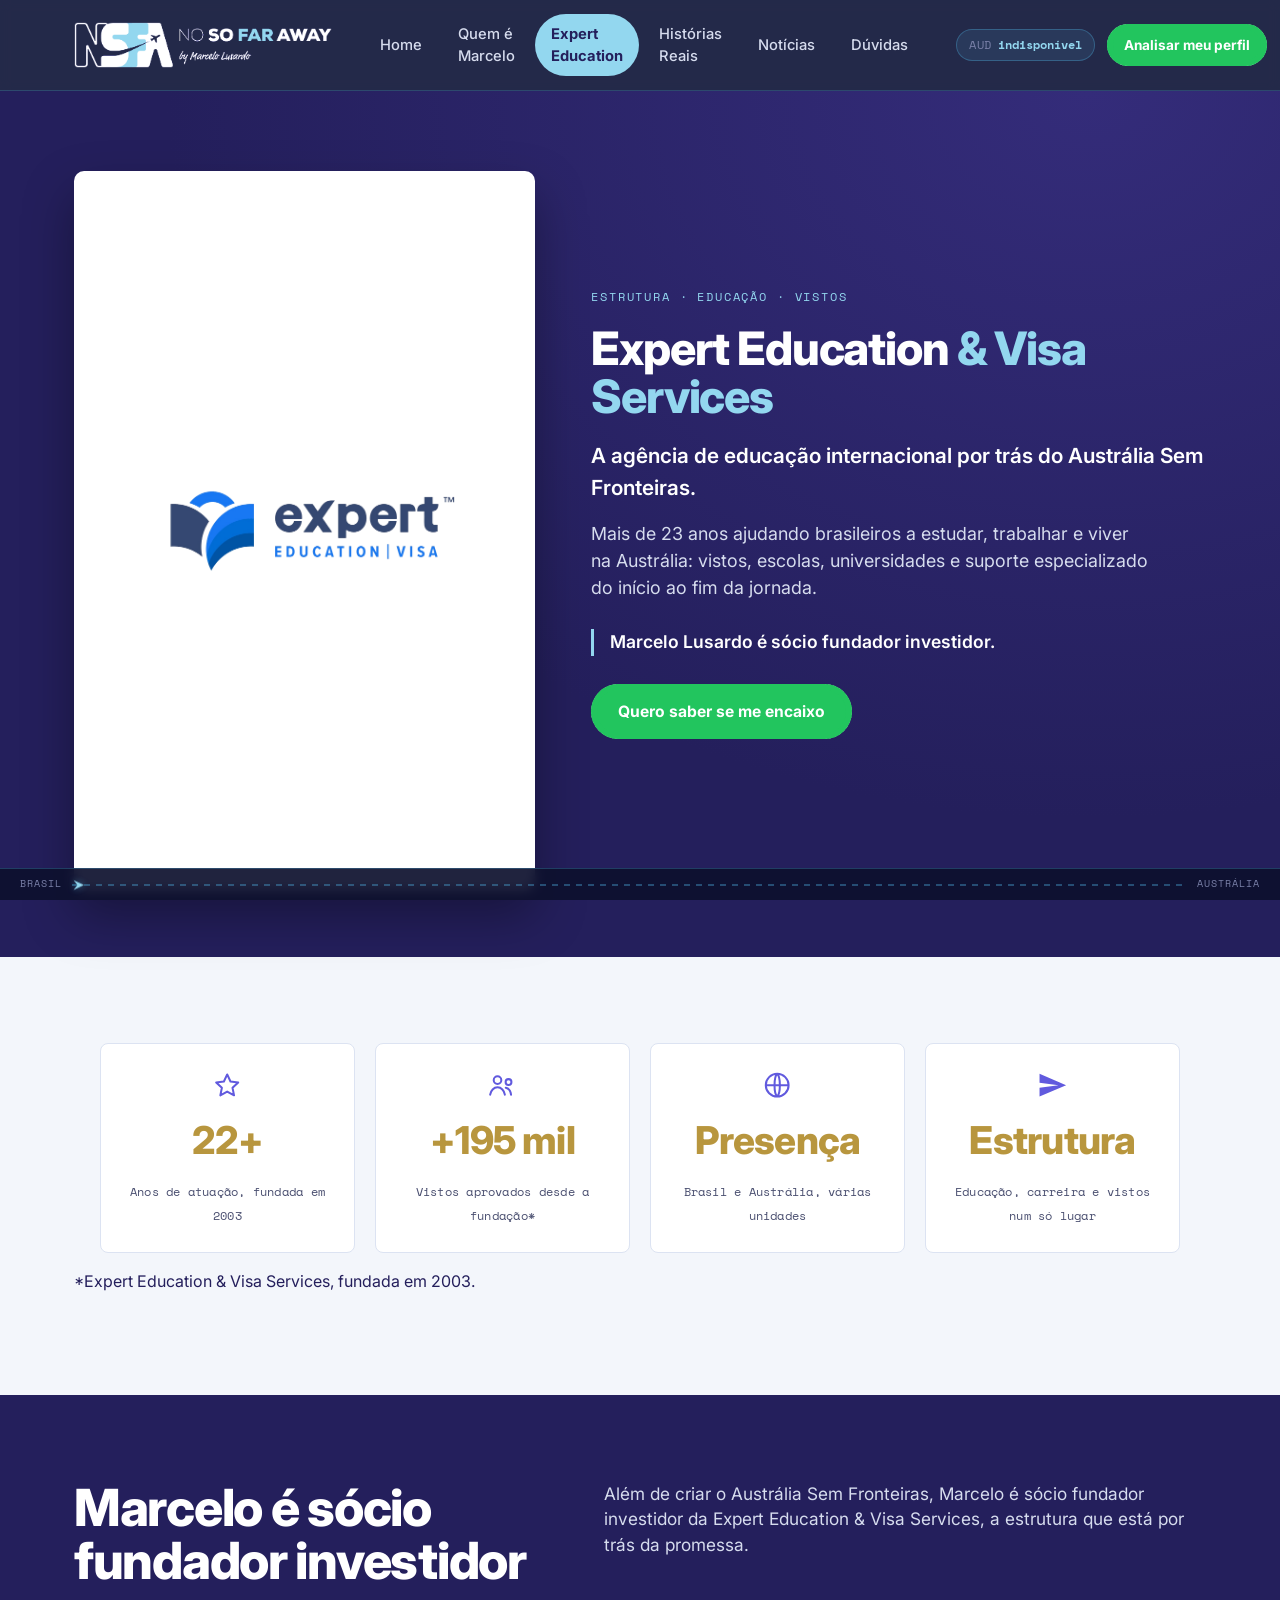
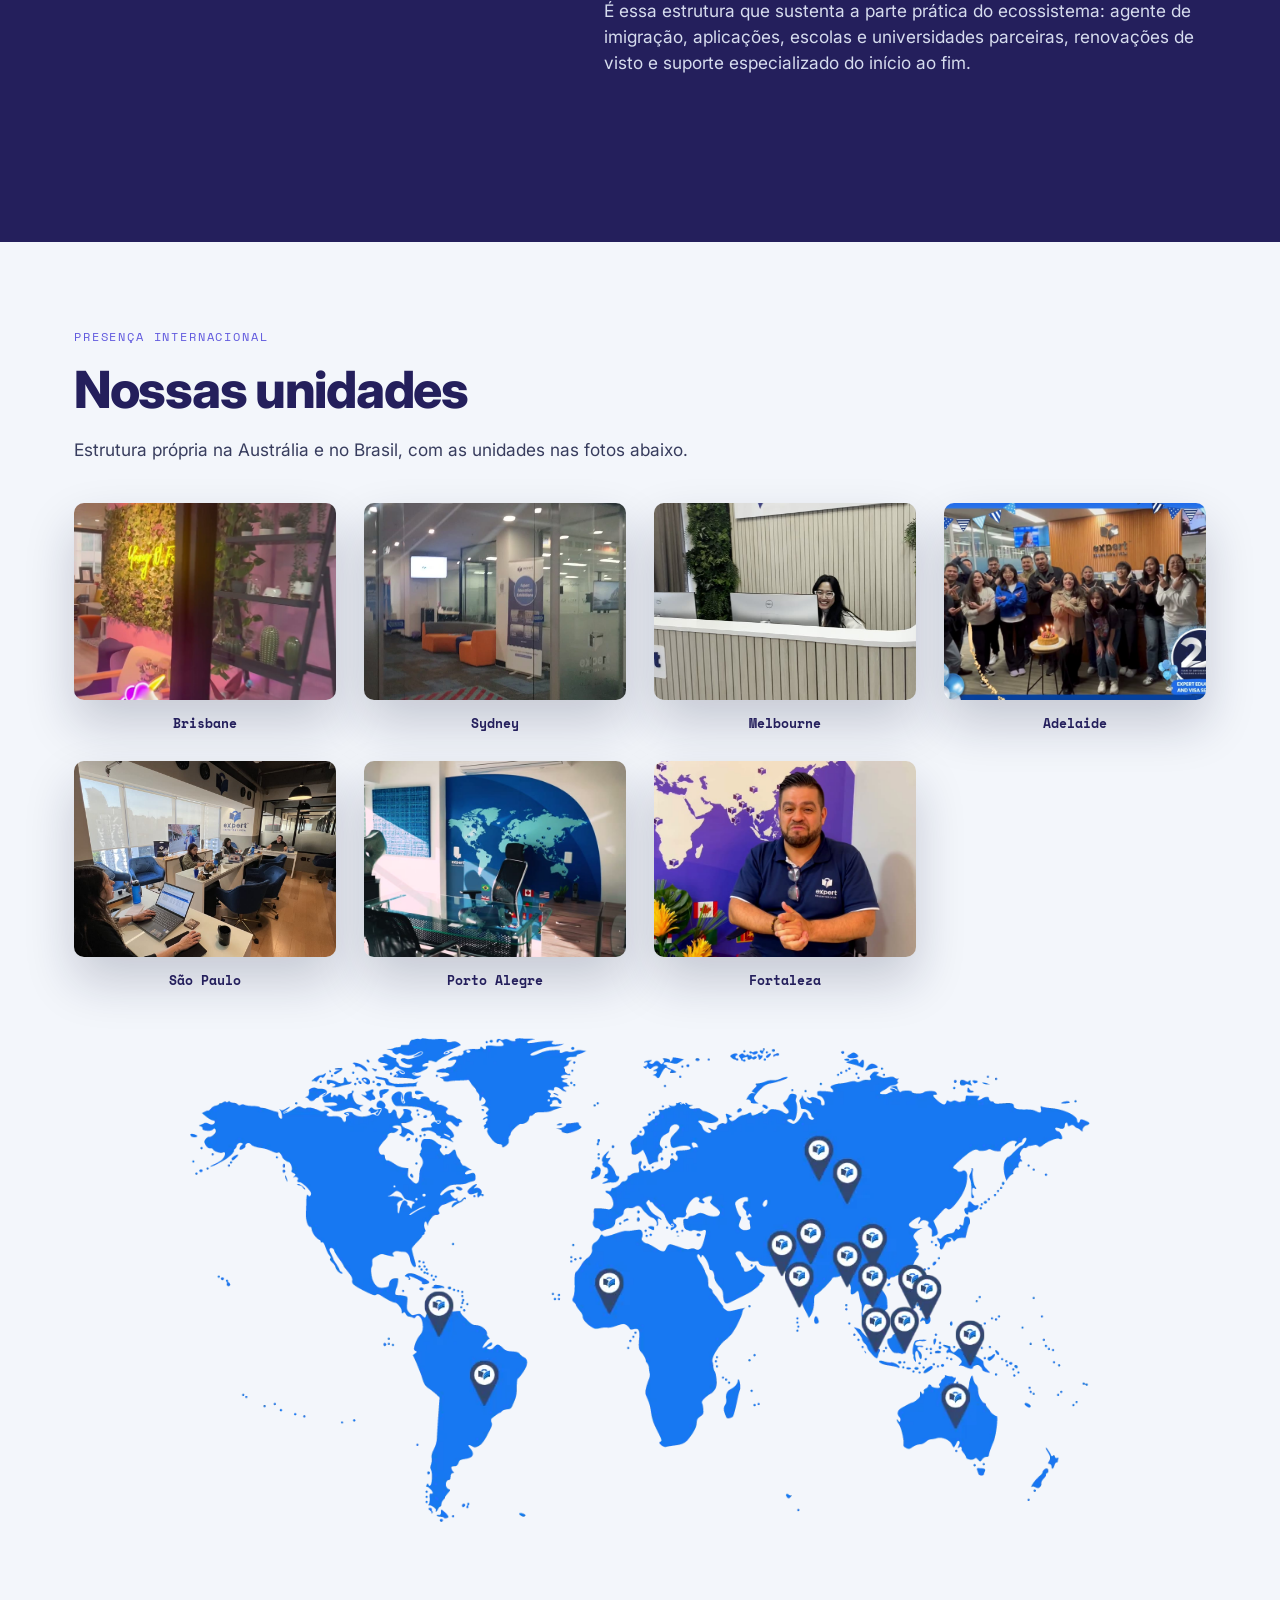
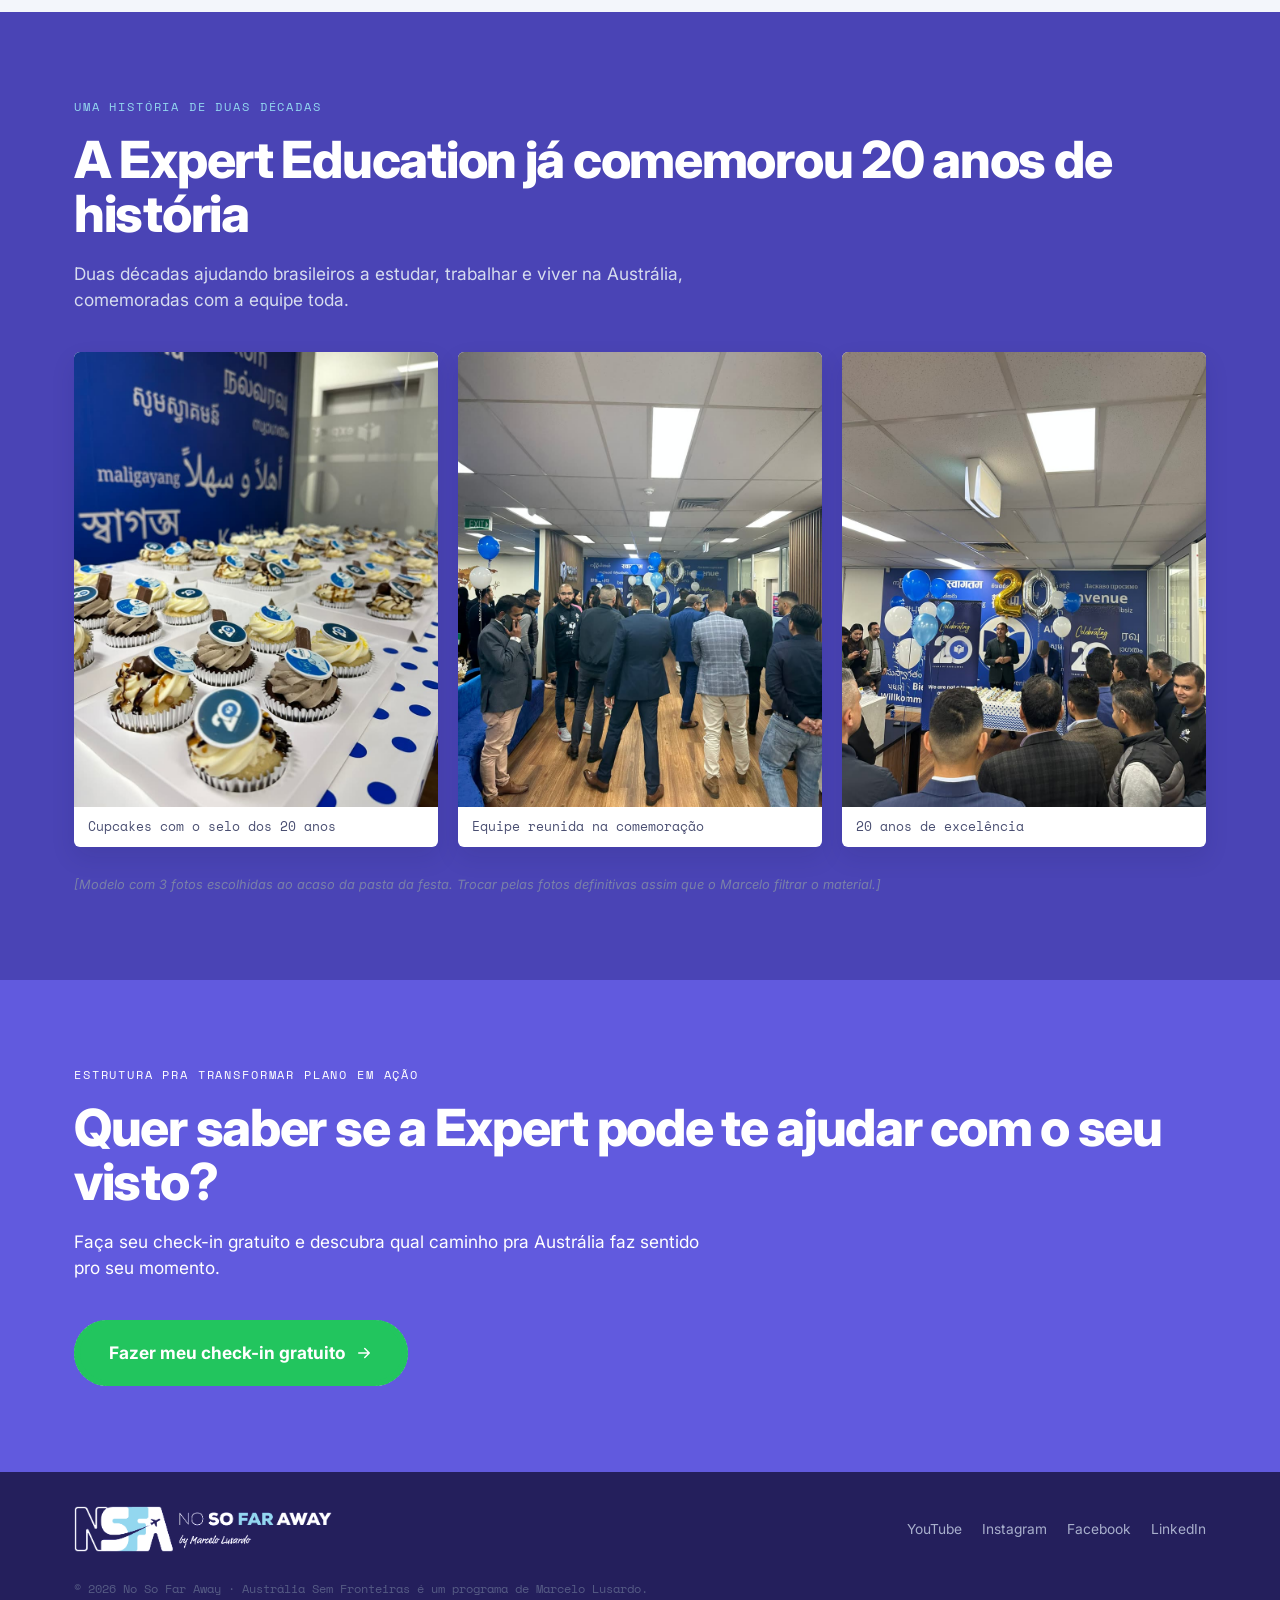
<file: new/expert-education.html>
<!DOCTYPE html>
<html lang="pt-BR">
<head>
<meta charset="UTF-8">
<meta name="viewport" content="width=device-width, initial-scale=1.0">
<title>Expert Education & Visa Services | No So Far Away</title>
<meta name="description" content="A estrutura por trás do Austrália Sem Fronteiras: mais de 23 anos ajudando brasileiros a estudar, trabalhar e viver na Austrália. Marcelo Lusardo é sócio fundador investidor.">
<!-- NOTA (2026-10-01): mesmo esquema de index.html — ver NOTA lá. -->
<meta name="robots" content="noindex, nofollow">
<link rel="canonical" href="https://jgdini.github.io/nosofaraway/new/expert-education.html">
<meta property="og:type" content="website">
<meta property="og:locale" content="pt_BR">
<meta property="og:site_name" content="No So Far Away">
<meta property="og:title" content="Expert Education &amp; Visa Services">
<meta property="og:description" content="A estrutura por trás do Austrália Sem Fronteiras: mais de 23 anos ajudando brasileiros a estudar, trabalhar e viver na Austrália. Marcelo Lusardo é sócio fundador investidor.">
<meta property="og:image" content="https://jgdini.github.io/nosofaraway/assets/img/australia-hero.jpg">
<meta property="og:url" content="https://jgdini.github.io/nosofaraway/new/expert-education.html">
<meta name="twitter:card" content="summary_large_image">
<meta name="twitter:title" content="Expert Education &amp; Visa Services">
<meta name="twitter:description" content="A estrutura por trás do Austrália Sem Fronteiras: mais de 23 anos ajudando brasileiros a estudar, trabalhar e viver na Austrália. Marcelo Lusardo é sócio fundador investidor.">
<meta name="twitter:image" content="https://jgdini.github.io/nosofaraway/assets/img/australia-hero.jpg">
<link rel="preconnect" href="https://fonts.googleapis.com">
<link rel="preconnect" href="https://fonts.gstatic.com" crossorigin>
<link href="https://fonts.googleapis.com/css2?family=Inter:ital,wght@0,400;0,500;0,600;0,700;0,800;1,400;1,500;1,600&family=Space+Mono:wght@400;700&display=swap" rel="stylesheet">
<link rel="stylesheet" href="../assets/css/style.css">
<script type="application/ld+json">
{
  "@context": "https://schema.org",
  "@type": "EducationalOrganization",
  "name": "Expert Education & Visa Services",
  "url": "https://jgdini.github.io/nosofaraway/new/expert-education.html",
  "foundingDate": "2003",
  "parentOrganization": {
    "@type": "Organization",
    "name": "Austrália Sem Fronteiras"
  }
}
</script>
</head>
<body>

<!-- =====================================================================
     NOTA PRA REVISÃO (remover antes do WordPress) — página nova, Fase 4
     (pedido do João, 2026-09-30): "falar sobre a Expert Education no
     site, pode até criar um menu pra ela". Conteúdo:
     - "Sócio Fundador investidor": exatamente como o João descreveu o
       papel do Marcelo na Expert.
     - Números (23+ anos, +200 mil vistos): já confirmados/sourced em
       marcelo-lusardo.html, reaproveitados aqui.
     - "Nossas unidades": foto de cada uma das 7 cidades (pedido do
       João, 2026-09-30, 3ª rodada), extraída da pasta do Drive
       (Videos, por cidade) — quadros de vídeo pra Adelaide/Brisbane/
       Fortaleza/Melbourne/Sydney, fotos reais pra São Paulo. "Fotos
       do Staff": não achei fotos individuais de equipe na pasta, só
       clipes/fotos de escritório — não inventei nenhuma.
     - Mapa com pin em cada uma das 7 cidades (mapa-múndi real,
       recortado na faixa Brasil-África-Austrália pra caber as 7
       cidades sem amontoar); Brisbane/Sydney/Melbourne têm um
       pequeno ajuste esquemático de posição pra não colidir, já que
       ficam a poucos % de distância uma da outra na costa leste
       australiana.
     ===================================================================== -->

<!-- ======================= HEADER ======================= -->
<header class="site-header" id="site-header">
  <div class="wrap header-inner">
    <a href="index.html" class="brand">
      <img src="../assets/img/logo-nsfa.png" alt="No So Far Away" class="brand-logo">
    </a>

    <nav class="main-nav" id="main-nav" aria-label="Navegação principal">
      <a href="index.html">Home</a>
      <a href="marcelo-lusardo.html">Quem é Marcelo</a>
      <a href="expert-education.html" aria-current="page">Expert Education</a>
      <a href="index.html#provas">Histórias Reais</a>
      <a href="noticias.html">Notícias</a>
      <a href="index.html#duvidas">Dúvidas</a>
    </nav>

    <div class="header-actions">
      <span class="fx-badge">
        <span class="fx-badge__label">AUD</span>
        <strong data-fx-value>—</strong>
      </span>

      <a href="index.html#analise" class="btn btn-ticket btn-small header-cta">
        <span>Analisar meu perfil</span>
      </a>
    </div>

    <button class="nav-toggle" id="nav-toggle" aria-expanded="false" aria-controls="main-nav" aria-label="Abrir menu">
      <span></span><span></span><span></span>
    </button>
  </div>
</header>

<main id="top">

<!-- ======================= HERO ======================= -->
<section class="bio-hero">
  <div class="wrap mv-hero-grid">
    <figure class="mv-hero-photo">
      <img src="../assets/img/logo-expert-education.png" alt="Expert Education & Visa Services" style="object-fit:contain; background:#fff; padding:40px;">
    </figure>
    <div class="bio-hero-copy">
      <p class="eyebrow">Estrutura · Educação · Vistos</p>
      <h1 class="hero-title">Expert Education <span class="mv-accent">&amp; Visa Services</span></h1>
      <p class="mv-hero-lead">A agência de educação internacional por trás do Austrália Sem Fronteiras.</p>
      <p class="hero-sub">Mais de 23 anos ajudando brasileiros a estudar, trabalhar e viver na Austrália: vistos, escolas, universidades e suporte especializado do início ao fim da jornada.</p>
      <p class="mv-hero-callout">Marcelo Lusardo é sócio fundador investidor.</p>
      <div class="hero-actions">
        <a href="index.html#analise" class="btn btn-ticket">
          <span>Quero saber se me encaixo</span>
        </a>
      </div>
    </div>
  </div>
</section>

<!-- ======================= NÚMEROS ======================= -->
<section class="section section--paper">
  <div class="wrap">
    <div class="mv-stat-grid">
      <div class="lp-stat-card mv-stat-card">
        <svg class="mv-stat-icon" aria-hidden="true"><use href="#mv-ic-star"/></svg>
        <strong><span class="lp-count" data-target="23" data-decimals="0">23</span>+</strong>
        <span>Anos de atuação, fundada em 2003</span>
      </div>
      <div class="lp-stat-card mv-stat-card">
        <svg class="mv-stat-icon" aria-hidden="true"><use href="#mv-ic-people"/></svg>
        <strong>+<span class="lp-count" data-target="200" data-decimals="0">200</span> mil</strong>
        <span>Vistos aprovados desde a fundação*</span>
      </div>
      <div class="lp-stat-card mv-stat-card">
        <svg class="mv-stat-icon" aria-hidden="true"><use href="#mv-ic-globe"/></svg>
        <strong>Presença</strong>
        <span>Brasil e Austrália, várias unidades</span>
      </div>
      <div class="lp-stat-card mv-stat-card">
        <svg class="mv-stat-icon" aria-hidden="true"><use href="#mv-ic-plane"/></svg>
        <strong>Estrutura</strong>
        <span>Educação, carreira e vistos num só lugar</span>
      </div>
    </div>
    <p class="lp-footnote lp-center">*Expert Education &amp; Visa Services, fundada em 2003.</p>
  </div>
</section>

<!-- ======================= PAPEL DO MARCELO ======================= -->
<section class="section section--ink">
  <div class="wrap mv-mission-grid">
    <h2 class="section-title section-title--light">Marcelo é sócio fundador investidor</h2>
    <div>
      <p class="section-lead section-lead--light">Além de criar o Austrália Sem Fronteiras, Marcelo é sócio fundador investidor da Expert Education &amp; Visa Services, a estrutura que está por trás da promessa.</p>
      <p class="section-lead section-lead--light">É essa estrutura que sustenta a parte prática do ecossistema: agente de imigração, aplicações, escolas e universidades parceiras, renovações de visto e suporte especializado do início ao fim.</p>
    </div>
  </div>
</section>

<!-- ======================= NOSSAS UNIDADES ======================= -->
<section class="section section--paper" id="unidades">
  <div class="wrap">
    <p class="eyebrow eyebrow--dark">Presença internacional</p>
    <h2 class="section-title">Nossas unidades</h2>
    <p class="section-lead">Estrutura própria na Austrália e no Brasil, com as unidades nas fotos abaixo.</p>

    <div class="unidades-photo-grid">
      <figure class="unidade-photo">
        <img src="../assets/img/unidades/brisbane.jpg" alt="Escritório da Expert Education em Brisbane, Austrália">
        <figcaption>Brisbane</figcaption>
      </figure>
      <figure class="unidade-photo">
        <img src="../assets/img/unidades/sydney.jpg" alt="Recepção da Expert Education em Sydney, Austrália">
        <figcaption>Sydney</figcaption>
      </figure>
      <figure class="unidade-photo">
        <img src="../assets/img/unidades/melbourne.jpg" alt="Recepção da Expert Education em Melbourne, Austrália">
        <figcaption>Melbourne</figcaption>
      </figure>
      <figure class="unidade-photo">
        <img src="../assets/img/unidades/adelaide.jpg" alt="Equipe da Expert Education em Adelaide, Austrália">
        <figcaption>Adelaide</figcaption>
      </figure>
      <figure class="unidade-photo">
        <img src="../assets/img/unidades/sao-paulo.jpg" alt="Escritório da Expert Education em São Paulo, Brasil">
        <figcaption>São Paulo</figcaption>
      </figure>
      <figure class="unidade-photo">
        <img src="../assets/img/unidades/porto-alegre.jpg" alt="Escritório da Expert Education em Porto Alegre, Brasil">
        <figcaption>Porto Alegre</figcaption>
      </figure>
      <figure class="unidade-photo">
        <img src="../assets/img/unidades/fortaleza.jpg" alt="Equipe da Expert Education em Fortaleza, Brasil">
        <figcaption>Fortaleza</figcaption>
      </figure>
    </div>

    <!-- Mapa oficial do site da Expert (experteducation.com.br, seção Quem é a
         Expert Education), pedido do João em 2026-10-02 no lugar do mapa
         próprio com 7 pins. Pins e presença global já vêm desenhados na imagem. -->
    <figure class="expert-map-oficial">
      <img src="../assets/img/expert-mapa-escritorios.webp" alt="Mapa-múndi com os escritórios da Expert Education espalhados pelo mundo, do Brasil à Austrália" width="1080" height="585" loading="lazy">
    </figure>
  </div>
</section>

<!-- ======================= 20 ANOS ======================= -->
<!-- Placeholder: 3 fotos escolhidas ao acaso da pasta "20 anos" no Drive
     (evento de 2023), só pra ter o modelo pronto — trocar pelas fotos
     que o Marcelo filtrar (pedido do João, 2026-09-30). -->
<section class="section section--eucalyptus">
  <div class="wrap">
    <p class="eyebrow">Uma história de duas décadas</p>
    <h2 class="section-title section-title--light">A Expert Education já comemorou 20 anos de história</h2>
    <p class="section-lead section-lead--light">Duas décadas ajudando brasileiros a estudar, trabalhar e viver na Austrália, comemoradas com a equipe toda.</p>

    <div class="community-grid">
      <figure class="community-card">
        <img src="../assets/img/20anos/expert-20anos-1.jpg" alt="Cupcakes personalizados com o selo comemorativo dos 20 anos da Expert Education">
        <figcaption>Cupcakes com o selo dos 20 anos</figcaption>
      </figure>
      <figure class="community-card">
        <img src="../assets/img/20anos/expert-20anos-2.jpg" alt="Equipe da Expert Education reunida na comemoração dos 20 anos">
        <figcaption>Equipe reunida na comemoração</figcaption>
      </figure>
      <figure class="community-card">
        <img src="../assets/img/20anos/expert-20anos-3.jpg" alt="Faixa &quot;Celebrating 20 Years of Excellence&quot; na festa de aniversário da Expert Education">
        <figcaption>20 anos de excelência</figcaption>
      </figure>
    </div>
    <p class="anos20-note">[Modelo com 3 fotos escolhidas ao acaso da pasta da festa. Trocar pelas fotos definitivas assim que o Marcelo filtrar o material.]</p>
  </div>
</section>

<!-- ======================= CTA ======================= -->
<section class="section section--rust">
  <div class="wrap final-cta">
    <p class="eyebrow eyebrow--onrust">Estrutura pra transformar plano em ação</p>
    <h2 class="section-title section-title--light">Quer saber se a Expert pode te ajudar com o seu visto?</h2>
    <p class="section-lead section-lead--light">Faça seu check-in gratuito e descubra qual caminho pra Austrália faz sentido pro seu momento.</p>
    <a href="index.html#analise" class="btn btn-ticket btn-large">
      <span>Fazer meu check-in gratuito</span>
      <svg viewBox="0 0 24 24" width="18" height="18" aria-hidden="true"><path d="M5 12h14M13 6l6 6-6 6" fill="none" stroke="currentColor" stroke-width="2" stroke-linecap="round" stroke-linejoin="round"/></svg>
    </a>
  </div>
</section>

</main>

<!-- ======================= FOOTER ======================= -->
<footer class="site-footer">
  <div class="wrap footer-inner">
    <a href="index.html" class="brand brand--footer">
      <img src="../assets/img/logo-nsfa.png" alt="No So Far Away" class="brand-logo">
    </a>

    <nav class="footer-nav" aria-label="Redes sociais">
      <a href="https://www.youtube.com/@nsfa_br" target="_blank" rel="noopener">YouTube</a>
      <a href="http://instagram.com/nsfa_br" target="_blank" rel="noopener">Instagram</a>
      <a href="https://facebook.com/nsfabr" target="_blank" rel="noopener">Facebook</a>
      <a href="http://linkedin.com/company/nsfabr" target="_blank" rel="noopener">LinkedIn</a>
    </nav>

    <p class="footer-note">© <span id="year"></span> No So Far Away · Austrália Sem Fronteiras é um programa de Marcelo Lusardo.</p>
  </div>
</footer>

<!-- ======================= RASTREADOR DE VOO (scroll progress) ======================= -->
<div class="flight-tracker" aria-hidden="true">
  <span class="flight-tracker__label">BRASIL</span>
  <div class="flight-tracker__track">
    <div class="flight-tracker__plane" id="flight-tracker-plane">
      <svg viewBox="0 0 24 24" width="13" height="13"><path d="M2 12l19-9-7 9 7 9z" fill="currentColor"/></svg>
    </div>
  </div>
  <span class="flight-tracker__label">AUSTRÁLIA</span>
</div>

<svg style="display:none" aria-hidden="true">
  <defs>
    <symbol id="mv-ic-people" viewBox="0 0 24 24">
      <circle cx="8.3" cy="8" r="3" fill="none" stroke="currentColor" stroke-width="1.6"/>
      <circle cx="17" cy="9.5" r="2.3" fill="none" stroke="currentColor" stroke-width="1.6"/>
      <path d="M2.5 19.5c.4-3.4 2.9-5.8 5.8-5.8s5.4 2.4 5.8 5.8" fill="none" stroke="currentColor" stroke-width="1.6" stroke-linecap="round"/>
      <path d="M14.8 14c2.2.5 3.9 2.6 4.2 5.5" fill="none" stroke="currentColor" stroke-width="1.6" stroke-linecap="round"/>
    </symbol>
    <symbol id="mv-ic-star" viewBox="0 0 24 24">
      <path d="M12 3.5l2.6 5.6 6.1.7-4.5 4.2 1.2 6-5.4-3-5.4 3 1.2-6-4.5-4.2 6.1-.7z" fill="none" stroke="currentColor" stroke-width="1.6" stroke-linejoin="round"/>
    </symbol>
    <symbol id="mv-ic-globe" viewBox="0 0 24 24">
      <circle cx="12" cy="12" r="9" fill="none" stroke="currentColor" stroke-width="1.6"/>
      <path d="M3 12h18M12 3c2.8 2.6 2.8 15.4 0 18M12 3c-2.8 2.6-2.8 15.4 0 18" fill="none" stroke="currentColor" stroke-width="1.6"/>
    </symbol>
    <symbol id="mv-ic-plane" viewBox="0 0 24 24">
      <path d="M2 21L23 12L2 3L2 10L17 12L2 14Z" fill="currentColor" stroke="none"/>
    </symbol>
  </defs>
</svg>

<script src="../assets/js/main.js"></script>
</body>
</html>
</file>
<file: assets/css/style.css>
/* =============================================================
   No So Far Away — Austrália Sem Fronteiras
   Design language: "documento de viagem" — passaporte / carimbo
   de visto / cartão de embarque — na identidade oficial do logo
   Austrália Sem Fronteiras (azul -> índigo, extraída pixel a pixel
   de assets/img/logo-australia-sem-fronteiras.png).
   Nomes de variável antigos (--gold/--rust/--eucalyptus) foram
   mantidos por baixo do capô só onde a troca de nome não valia o
   risco; o que importa é o valor: tudo hoje vive na família
   azul/índigo do logo, sem cor fora dela.
   ============================================================= */

:root{
  /* Paleta trocada pra identidade oficial No So Far Away (brandbook,
     Arquivos/NOSOFARAWAY Identidade Visual.pdf) a pedido do João em
     2026-09-30 ("o site não está com a identidade que conversamos").
     Antes vivia na família azul/índigo extraída do logo antigo
     (Austrália Sem Fronteiras); agora é o roxo/azul-claro oficiais.
     --ink não usa o roxo vivo (#615ADE) puro porque ele é claro demais
     pra servir de fundo escuro/texto principal — uso a mesma variação
     escurecida já validada na LP (style-v2-brand.css, --ink-v2). Nomes
     de variável antigos (--gold/--rust/--eucalyptus) continuam só por
     não valer o risco de renomear; o que importa é o valor. */
  --ink:        #241F5C;
  --ink-soft:   #342C7A;
  --paper:      #F3F6FB;
  --paper-dim:  #E3EAF6;
  --rust:       #615ADE;
  --rust-dark:  #4A44B5;
  --gold:       #93D7EF;
  --eucalyptus: #4A44B5;
  --cream:      #FFFFFF;
  --ink-text:   #241F5C;
  --cta-green:      #22C55E;
  --cta-green-dark: #16A34A;

  /* Tipografia trocada a pedido do João (2026-09-25): nada de fonte
     decorativa (era Fraunces) — ele não gostava de como o F ficava.
     Foi pro estilo do site da Apple: como a fonte deles (San Francisco)
     é proprietária e só existe no macOS/iOS, usamos a stack de "system
     font" — em vez de baixar um arquivo de fonte, pedimos pro navegador
     usar a fonte nativa do sistema. Em Mac/iPhone isso é a San Francisco
     de verdade (sem distribuir nada da Apple); em Windows vira Segoe UI;
     no resto, cai pro Inter que já carregamos. */
  --font-display: -apple-system, BlinkMacSystemFont, 'Segoe UI', 'Inter', Helvetica, Arial, sans-serif;
  --font-body: -apple-system, BlinkMacSystemFont, 'Segoe UI', 'Inter', Helvetica, Arial, sans-serif;
  --font-mono: 'Space Mono', 'Courier New', monospace;

  --wrap: 1180px;
  --radius: 6px;
}

*,*::before,*::after{ box-sizing:border-box; }
html{ scroll-behavior:smooth; }
@media (prefers-reduced-motion: reduce){
  html{ scroll-behavior:auto; }
  /* carrossel de certificados fica de fora de propósito (pedido do João,
     2026-10-02: "no celular não fica rodando igual no desk" — o celular
     dele tem a preferência de SO "reduzir movimento" ligada, que já
     existia aqui como acessibilidade geral; sem essa exceção, a faixa
     fica estática no mobile em vez de rolar como no desktop) */
  *:not(.cert-marquee__track),*::before,*::after{ animation-duration:0.001ms !important; animation-iteration-count:1 !important; transition-duration:0.001ms !important; scroll-behavior:auto !important; }
}

body{
  margin:0;
  font-family:var(--font-body);
  color:var(--ink-text);
  background:var(--paper);
  -webkit-font-smoothing:antialiased;
  line-height:1.5;
  padding-bottom:38px; /* clears the fixed flight-tracker bar */
  cursor:url("data:image/svg+xml,%3Csvg%20xmlns%3D%22http%3A%2F%2Fwww.w3.org%2F2000%2Fsvg%22%20width%3D%2228%22%20height%3D%2228%22%20viewBox%3D%220%200%2024%2024%22%3E%3Cg%20transform%3D%22rotate(-20%2012%2012)%22%3E%3Cpath%20d%3D%22M2%2021L23%2012L2%203L2%2010L17%2012L2%2014Z%22%20fill%3D%22%234AA8D8%22%20stroke%3D%22%2312173A%22%20stroke-width%3D%221.2%22%20stroke-linejoin%3D%22round%22%2F%3E%3C%2Fg%3E%3C%2Fsvg%3E") 4 4, auto;
}

/* keep a normal pointer affordance on clickable controls */
a, button, .btn, summary, select, [role="button"], input[type="submit"]{
  cursor:pointer;
}

img{ max-width:100%; display:block; }
a{ color:inherit; }
.wrap{ max-width:var(--wrap); margin-inline:auto; padding-inline:24px; }

h1,h2,h3{ font-family:var(--font-display); margin:0; line-height:1.05; letter-spacing:-.025em; font-weight:800; }

/* -------------------- eyebrow / labels -------------------- */
.eyebrow{
  font-family:var(--font-mono);
  font-size:.72rem;
  letter-spacing:.16em;
  text-transform:uppercase;
  color:var(--gold);
  margin:0 0 18px;
}
.eyebrow--dark{ color:var(--rust); }
/* era var(--ink) — com a paleta oficial (2026-09-30) --ink e --rust
   ficaram parecidos demais (os dois na família roxo), então o eyebrow
   escuro sumia em cima do fundo --rust. --gold (azul-claro oficial)
   ainda fica abaixo de 4.5:1 nesse fundo (~3.3:1) — branco puro
   garante o contraste. */
.eyebrow--onrust{ color:#fff; }

.section-title{ font-size:clamp(2.1rem, 4vw, 3.2rem); font-weight:800; color:var(--ink); margin-bottom:20px; }
.section-title--light{ color:var(--cream); }
.section-lead{ font-size:1.08rem; max-width:640px; color:#383D5E; margin:0 0 40px; }
.section-lead--light{ color:#D6DCEE; }

/* -------------------- buttons / links -------------------- */
.btn{
  display:inline-flex; align-items:center; gap:10px;
  font-family:var(--font-body); font-weight:700; font-size:.98rem;
  padding:15px 26px; border-radius:999px; text-decoration:none;
  transition:transform .18s ease, box-shadow .18s ease;
  white-space:normal; text-align:center;
}
.btn-ticket{
  background:var(--cta-green); color:var(--cream);
  position:relative;
  border:1.5px dashed rgba(255,255,255,.55);
  outline: 6px solid var(--cta-green);
  outline-offset:-6px;
  animation: cta-pulse 2.2s ease-in-out infinite;
}
.btn-ticket:hover{ transform:translateY(-2px); box-shadow:0 10px 24px rgba(34,197,94,.45); background:var(--cta-green-dark); outline-color:var(--cta-green-dark); animation-play-state:paused; }
.btn-small{ padding:10px 16px; font-size:.85rem; white-space:nowrap; }
.btn-large{ padding:19px 34px; font-size:1.08rem; }
.btn-outline{ background:transparent; color:var(--ink); border:1.5px solid var(--cta-green); }
.btn-outline:hover{ background:var(--cta-green); color:var(--cream); }

/* CTA attention pulse — glowing ring that breathes, paused on hover and under reduced motion (see global override above) */
@keyframes cta-pulse{
  0%, 100%{ box-shadow:0 0 0 0 rgba(34,197,94,.55); }
  50%{ box-shadow:0 0 0 10px rgba(34,197,94,0); }
}
.header-actions{ display:flex; align-items:center; gap:12px; margin-left:auto; }

.link-inline{ font-weight:700; text-decoration:underline; text-underline-offset:4px; color:var(--ink); }
.link-inline--light{ color:var(--cream); }

/* -------------------- header -------------------- */
.site-header{
  position:sticky; top:0; z-index:50;
  background:rgba(18,23,58,.92); backdrop-filter:blur(6px);
  border-bottom:1px solid rgba(74,168,216,.25);
}
.header-inner{ display:flex; align-items:center; gap:32px; padding-block:14px; color:var(--cream); }

.brand{ display:flex; align-items:center; text-decoration:none; color:var(--cream); flex-shrink:0; }
.brand-logo{ height:46px; width:auto; max-width:none; display:block; flex-shrink:0; }

.main-nav{ display:flex; align-items:center; gap:4px; font-size:.92rem; font-weight:500; }
.main-nav a{ text-decoration:none; color:#D6DCEE; transition:color .15s ease, background-color .15s ease; padding:9px 16px; border-radius:999px; }
.main-nav a:hover{ color:#fff; background:rgba(74,168,216,.16); }
.main-nav a[aria-current="page"]{ color:var(--ink); background:var(--gold); font-weight:700; }

.nav-toggle{ display:none; flex-direction:column; justify-content:center; gap:5px; width:34px; height:30px; background:none; border:0; cursor:pointer; margin-left:auto; }
.nav-toggle span{ display:block; height:2px; background:var(--cream); border-radius:2px; }

/* -------------------- fx badge (cotação AUD ao vivo, no header) -------------------- */
.fx-badge{
  display:inline-flex; align-items:center; gap:6px;
  background:rgba(74,168,216,.12); border:1px solid rgba(74,168,216,.35); border-radius:20px;
  padding:6px 12px; font-family:var(--font-mono); font-size:.74rem; white-space:nowrap;
}
.fx-badge__label{ color:#7A81A8; letter-spacing:.04em; }
.fx-badge strong{ color:var(--gold); font-weight:700; }

/* -------------------- hero -------------------- */
.hero{
  position:relative; overflow:hidden;
  background:
    linear-gradient(100deg, rgba(14,17,46,.96) 0%, rgba(14,17,46,.86) 38%, rgba(14,17,46,.5) 68%, rgba(14,17,46,.22) 100%),
    linear-gradient(0deg, rgba(14,17,46,.5), transparent 40%),
    url("../img/australia-hero.jpg") center 62% / cover no-repeat;
  padding-block:88px 70px;
  color:var(--cream);
}
.hero-flightpath{ position:absolute; inset:0; z-index:0; pointer-events:none; }
.hero-flightpath svg{ width:100%; height:100%; }
#flight-route{ stroke-dashoffset:1400; stroke-dasharray:1400; animation:drawRoute 2.6s ease-out .3s forwards; }
#hero-plane{ offset-path:path('M60,380 C 260,180 420,460 520,300 C 620,150 760,260 930,90'); animation:flyPlane 2.6s ease-out .3s forwards; opacity:0; }
@keyframes drawRoute{ to{ stroke-dashoffset:0; } }
@keyframes flyPlane{ 0%{ offset-distance:0%; opacity:1; } 96%{ opacity:1; } 100%{ offset-distance:100%; opacity:1; } }
.route-label{ position:absolute; font-family:var(--font-mono); font-size:.68rem; letter-spacing:.14em; color:var(--gold); opacity:.75; }
.route-label--from{ left:6%; bottom:16%; }
.route-label--to{ right:5%; top:14%; }

.hero-grid{ position:relative; z-index:1; display:grid; grid-template-columns:1.35fr .8fr; gap:56px; align-items:center; }
/* boarding board (split-flap) */
.board{
  display:inline-flex; align-items:center; gap:12px;
  background:#0A0D26; border:1px solid rgba(74,168,216,.35); border-radius:5px;
  padding:10px 16px; margin-bottom:22px; perspective:400px;
}
.board__label{ font-family:var(--font-mono); font-size:.62rem; letter-spacing:.14em; color:#7A81A8; white-space:nowrap; }
.board__word-wrap{ display:inline-block; min-width:10ch; overflow:hidden; }
.board__word{
  display:block; font-family:var(--font-mono); font-weight:700; font-size:1.02rem;
  letter-spacing:.1em; color:var(--gold); transform-origin:50% 50%; backface-visibility:hidden;
  position:relative;
}
.board__word::after{ content:''; position:absolute; left:-2px; right:-2px; top:50%; height:1px; background:rgba(0,0,0,.55); }
.board__word.is-flipping{ animation:boardFlip .5s ease; }
@keyframes boardFlip{
  0%{ transform:rotateX(0deg); opacity:1; }
  45%{ transform:rotateX(90deg); opacity:.2; }
  55%{ transform:rotateX(-90deg); opacity:.2; }
  100%{ transform:rotateX(0deg); opacity:1; }
}

.hero-title{ font-size:clamp(2.2rem, 4.6vw, 3.6rem); font-weight:800; margin-bottom:22px; }
.hero-title em{ font-style:italic; color:var(--gold); }
.hero-sub{ font-size:1.12rem; color:#D6DCEE; max-width:560px; margin-bottom:34px; }
.hero-sub strong{ color:var(--cream); }

.hero-actions{ display:flex; align-items:center; gap:26px; flex-wrap:wrap; margin-bottom:34px; }
.hero-actions .link-inline{ color:var(--cream); }

.hero-trust{ list-style:none; margin:0; padding:0; display:flex; flex-direction:column; gap:9px; font-family:var(--font-mono); font-size:.78rem; letter-spacing:.02em; color:#A8AFCC; }
.hero-trust li{ padding-left:20px; position:relative; }
.hero-trust li::before{ content:'✓'; position:absolute; left:0; color:var(--gold); }

.hero-stamp{ margin:0; justify-self:center; text-align:center; animation:stampIn .5s ease-out .9s backwards; }
@keyframes stampIn{ from{ opacity:0; transform:scale(1.3) rotate(-14deg);} to{ opacity:1; transform:scale(1) rotate(-9deg);} }
.hero-stamp svg{ transform:rotate(-9deg); filter:drop-shadow(0 14px 30px rgba(0,0,0,.35)); }
.hero-stamp__caption{ margin-top:14px; font-family:var(--font-mono); font-size:.68rem; letter-spacing:.08em; color:#A8AFCC; }

/* promise checklist */
.promise-list{ list-style:none; margin:0 0 34px; padding:0; display:flex; flex-direction:column; gap:13px; }
.promise-list li{ display:flex; align-items:flex-start; gap:12px; font-size:1.06rem; color:#E2E7F3; }
.promise-list strong{ color:var(--cream); }
.promise-check{ flex:none; width:22px; height:22px; border-radius:50%; background:var(--gold); color:var(--ink); font-size:.8rem; font-weight:700; display:flex; align-items:center; justify-content:center; margin-top:2px; }

/* -------------------- ticket divider -------------------- */
.ticket-divider{ height:2px; background-image:repeating-linear-gradient(90deg, rgba(74,168,216,.6) 0 14px, transparent 14px 26px); }
.ticket-divider--paper{ background-image:repeating-linear-gradient(90deg, rgba(91,95,196,.45) 0 14px, transparent 14px 26px); }
.ticket-divider span{ display:none; }

/* -------------------- sections -------------------- */
.section{ padding-block:86px; }
.section--paper{ background:var(--paper); }
.section--ink{ background:var(--ink); }
.section--eucalyptus{ background:var(--eucalyptus); }
.section--rust{ background:var(--rust); }

/* origem */
.origin-grid{ display:grid; grid-template-columns:repeat(3,1fr); gap:30px; }
.origin-card{ background:var(--cream); border:1px solid #DCE3F2; border-radius:var(--radius); padding:28px 26px; }
.origin-num{ font-family:var(--font-mono); font-size:.72rem; letter-spacing:.14em; color:var(--rust); display:block; margin-bottom:12px; }
.origin-card h3{ font-size:1.18rem; font-weight:600; color:var(--ink); margin-bottom:10px; }
.origin-card p{ color:#4A4F70; margin:0 0 16px; font-size:.95rem; }
.origin-card blockquote{ margin:0; padding-left:14px; border-left:2.5px solid var(--gold); font-family:var(--font-display); font-style:italic; color:var(--ink); font-size:.98rem; }
.origin-more{ margin:36px 0 0; }

/* padrão de acessibilidade: visível pra leitor de tela, invisível na tela */
.sr-only{
  position:absolute; width:1px; height:1px; padding:0; margin:-1px;
  overflow:hidden; clip:rect(0,0,0,0); white-space:nowrap; border:0;
}

/* livro (compartilhado entre index.html e a LP — por isso mora aqui,
   não no CSS da LP). Título, subtítulo, destaques, preço e botão
   seguem os dizeres exatos da arte de referência que o João mandou. */
.lp-book-meta{ font-family:var(--font-mono); font-size:.78rem; color:#8A90B8; margin:0 0 34px; }
.lp-book-cta-label{ font-family:var(--font-mono); font-size:.78rem; letter-spacing:.05em; text-transform:uppercase; color:var(--gold); margin:32px 0 10px; }
.lp-book-links{ display:flex; flex-wrap:wrap; justify-content:center; gap:10px; }
.lp-book-link{
  display:inline-flex; align-items:center; padding:9px 16px; border-radius:20px;
  border:1px solid rgba(74,168,216,.4); background:rgba(74,168,216,.1);
  color:var(--cream); font-family:var(--font-mono); font-size:.8rem; text-decoration:none;
  transition:background .18s ease, border-color .18s ease;
}
.lp-book-link:hover{ background:rgba(74,168,216,.22); border-color:var(--gold); }
.origin-book-eyebrow{ margin-top:40px; }
.origin-book-title{ margin-bottom:10px; }
.origin-book-lead{ margin-bottom:8px; }
.origin-book-cta-label, .origin-book-links{ text-align:left; justify-content:flex-start; }

/* card da oferta: capa do livro nítida (numa caixa própria, sem
   escurecer) + painel de texto/preço/botão real ao lado. */
.lp-book-offer{
  display:grid; grid-template-columns:.85fr 1fr; max-width:1000px; margin:44px auto 0;
  border-radius:14px; overflow:hidden; box-shadow:0 30px 60px rgba(0,0,0,.35); text-align:left;
}
.lp-book-offer__photo{ margin:0; aspect-ratio:860/1254; }
.lp-book-offer__photo img{ width:100%; height:100%; object-fit:cover; display:block; }
.lp-book-offer__panel{ background:var(--ink); padding:40px 36px; display:flex; flex-direction:column; }
.lp-book-offer__brand{ display:flex; align-items:center; gap:14px; margin-bottom:12px; }
.lp-book-offer__brand-icon{ width:44px; height:auto; flex:none; }
.lp-book-offer__brand span{ font-family:var(--font-mono); font-weight:700; font-size:.92rem; letter-spacing:.05em; text-transform:uppercase; color:var(--gold); line-height:1.35; }
.lp-book-offer__tagline{ font-family:var(--font-mono); font-size:.75rem; letter-spacing:.12em; text-transform:uppercase; color:#8A90B8; margin:0 0 26px; }
.lp-book-offer__title{ font-family:var(--font-display); font-weight:700; font-size:1.5rem; line-height:1.3; color:var(--cream); margin:0 0 12px; }
.lp-book-offer__sub{ font-family:var(--font-mono); font-size:.8rem; color:#B9BEDD; margin:0 0 26px; }
.lp-book-offer__features{ display:flex; flex-direction:column; gap:18px; margin-bottom:28px; padding-bottom:28px; border-bottom:1px solid rgba(255,255,255,.14); }
.lp-book-offer__features > div{ display:flex; align-items:flex-start; gap:14px; }
.lp-book-offer__features .lp-icon{ width:1.8rem; height:1.8rem; color:var(--gold); flex:none; margin-top:2px; }
.lp-book-offer__features strong{ display:block; color:var(--cream); font-size:.96rem; margin-bottom:2px; }
.lp-book-offer__features span{ color:#A8AFCC; font-size:.85rem; }
.lp-book-offer__price-label{ font-family:var(--font-mono); font-size:.75rem; letter-spacing:.05em; color:var(--gold); text-transform:uppercase; margin:0 0 6px; }
.lp-book-offer__price{ font-family:var(--font-display); font-weight:800; font-size:2.2rem; color:#E8BE6E; margin:0 0 22px; }
.lp-book-offer__price span{ font-size:1.3rem; font-weight:700; }
.lp-book-offer__panel .btn{ align-self:stretch; justify-content:center; margin-bottom:22px; }
.lp-book-offer__trust{ display:flex; flex-wrap:wrap; gap:16px; font-family:var(--font-mono); font-size:.68rem; color:#8A90B8; }
.lp-book-offer__trust span{ display:flex; align-items:center; gap:6px; }
.lp-book-offer__trust .lp-icon{ width:1rem; height:1rem; color:#8A90B8; }

/* provas / stamp cards */
.stamp-grid{ display:grid; grid-template-columns:repeat(4,1fr); gap:24px; }
.stamp-card{ background:var(--ink-soft); border:1.5px dashed rgba(74,168,216,.4); border-radius:var(--radius); padding:26px 22px; position:relative; }
.stamp-tag{ display:inline-block; font-family:var(--font-mono); font-size:.64rem; letter-spacing:.1em; color:var(--gold); border:1px solid var(--gold); border-radius:20px; padding:4px 10px; margin-bottom:16px; transform:rotate(-3deg); }
.stamp-card h3{ color:var(--cream); font-size:1.12rem; margin-bottom:10px; }
.stamp-card p{ color:#A8AFCC; font-size:.92rem; margin:0; }
.stamp-note{ margin-top:26px; font-size:.78rem; color:#7A81A8; font-family:var(--font-mono); }

/* histórias reais em destaque (foto real do YouTube, clicável) — usado
   na LP e em quem-e-marcelo.html. Estilo base (dark/gold); a v2
   sobrescreve pro look editorial claro (ver style-v2.css). */
.lp-success-grid{ display:grid; grid-template-columns:repeat(2,1fr); gap:24px; max-width:820px; margin:0 auto 24px; }
.lp-success-card{
  display:flex; flex-direction:column; background:var(--ink-soft); border:1px solid rgba(74,168,216,.25);
  border-radius:var(--radius); overflow:hidden; text-decoration:none; color:inherit; transition:border-color .18s ease;
}
.lp-success-card:hover{ border-color:var(--gold); }
.lp-success-card__photo{ position:relative; display:block; aspect-ratio:16/9; overflow:hidden; background:var(--ink); }
.lp-success-card__photo img{ width:100%; height:100%; object-fit:cover; display:block; }
.lp-success-card__play{
  position:absolute; inset:0; display:flex; align-items:center; justify-content:center;
  font-size:1.1rem; color:#fff; background:rgba(18,23,58,.3);
}
.lp-success-card__body{ display:flex; flex-direction:column; align-items:flex-start; gap:8px; padding:18px 20px 22px; }
.lp-success-card__body strong{ font-size:1.05rem; color:var(--cream); font-family:var(--font-display); }
.lp-success-card__desc{ font-size:.86rem; color:#A8AFCC; line-height:1.5; }

/* grid de posts do Instagram embedados — o embed.js do Instagram vem
   com max-width:658px!important inline no blockquote; sobrescrevo pra
   caber em 3 colunas */
.lp-instagram-grid{ display:grid; grid-template-columns:repeat(3,1fr); gap:20px; max-width:1000px; margin:0 auto; align-items:start; }
.lp-instagram-grid > blockquote.instagram-media{ margin:0 !important; max-width:100% !important; min-width:0 !important; width:100% !important; }

/* cards de vídeo auto-hospedado com briefing (Paulo Vieira, Joel Jota,
   Jacob Petry) — substituem o embed do Instagram (pedido do João,
   2026-09-30: "achei algo mais legal", vídeos brutos em vez do post) */
.lp-video-grid{ display:grid; grid-template-columns:repeat(3,1fr); gap:24px; max-width:1000px; margin:0 auto; }
.lp-video-card{ display:flex; flex-direction:column; background:var(--ink-soft); border:1px solid rgba(74,168,216,.25); border-radius:var(--radius); overflow:hidden; }
.lp-video-card video{ display:block; width:100%; aspect-ratio:9/16; background:#000; object-fit:cover; }
.lp-video-card__body{ padding:16px 18px 20px; }
.lp-video-card__body strong{ display:block; font-size:1rem; color:var(--cream); font-family:var(--font-display); margin-bottom:6px; }
.lp-video-card__body p{ font-size:.82rem; color:#A8AFCC; line-height:1.55; margin:0; }

/* cards de link pro Instagram do canal (2026-10-02): mesma proporção 9:16
   dos vídeos, play por cima; 5 cards = 3 em cima + 2 centralizados embaixo */
a.lp-video-card{ text-decoration:none; color:inherit; }
.lp-video-card__media{ position:relative; display:block; aspect-ratio:9/16; background:#000; overflow:hidden; }
.lp-video-card__media img{ width:100%; height:100%; object-fit:cover; display:block; }
.lp-video-card__media--brand{ display:flex; align-items:center; justify-content:center; background:linear-gradient(160deg,#342C7A,#241F5C); }
.lp-video-card__media--brand img{ width:70%; height:auto; object-fit:contain; margin-top:-14%; }
.lp-video-card__media--brand .lp-video-card__play{ align-items:flex-end; padding-bottom:22%; background:none; }
.lp-video-card__play{ position:absolute; inset:0; display:flex; align-items:center; justify-content:center; font-size:1.4rem; color:#fff; background:rgba(18,23,58,.25); }
a.lp-video-card .lp-video-card__body{ display:block; }
.lp-video-grid--five{ grid-template-columns:repeat(6,1fr); }
.lp-video-grid--five .lp-video-card{ grid-column:span 2; }
.lp-video-grid--five .lp-video-card:nth-child(4){ grid-column:2 / span 2; }
.lp-video-grid--five .lp-video-card:nth-child(5){ grid-column:4 / span 2; }
@media (max-width:900px){
  .lp-video-grid--five{ grid-template-columns:1fr; }
  .lp-video-grid--five .lp-video-card,
  .lp-video-grid--five .lp-video-card:nth-child(4),
  .lp-video-grid--five .lp-video-card:nth-child(5){ grid-column:auto; }
}

/* depoimentos "menores" (pedido do João, 2026-10-01) — grid secundário
   abaixo do .lp-success-grid em destaque, pra caber vários de uma vez
   sem competir com Rodrigo/Gabriel Sedlak. Estilo base (dark/gold),
   igual ao .lp-success-card; a v2 sobrescreve pro claro (style-v2.css). */
.lp-mini-grid{ display:grid; grid-template-columns:repeat(auto-fit,minmax(130px,1fr)); gap:14px; max-width:1000px; margin:36px auto 0; }
.lp-mini-card{ display:flex; flex-direction:column; background:var(--ink-soft); border:1px solid rgba(74,168,216,.2); border-radius:var(--radius); overflow:hidden; text-decoration:none; color:inherit; }
.lp-mini-card__media{ position:relative; aspect-ratio:3/4; background:#000; overflow:hidden; }
.lp-mini-card__media img, .lp-mini-card__media video{ width:100%; height:100%; object-fit:cover; display:block; }
.lp-mini-card__play{ position:absolute; inset:0; display:flex; align-items:center; justify-content:center; font-size:.85rem; color:#fff; background:rgba(18,23,58,.3); pointer-events:none; }
.lp-mini-card__name{ font-size:.78rem; font-weight:600; padding:8px 10px; color:var(--cream); font-family:var(--font-display); }
/* player do YouTube que substitui a miniatura ao clicar (main.js) */
.lp-success-card__photo iframe, .lp-mini-card__media iframe{ position:absolute; inset:0; width:100%; height:100%; border:0; }
/* história do PR do Rodrigo: print do WhatsApp + 2 áudios (Marcelo e Rodrigo)
   + CTA. Padrão = seção escura (#provas da home); .blk-light = LP clara.
   Cores explícitas de propósito: h3/p herdam o azul-escuro do .v2 e
   sumiriam no fundo escuro. */
.pr-story{ display:grid; grid-template-columns:minmax(260px,400px) 1fr; gap:44px; align-items:center; max-width:880px; margin:56px auto 0; }
.pr-story__phone{ border-radius:18px; overflow:hidden; background:#fff; box-shadow:0 22px 50px rgba(10,12,30,.4); }
.pr-story__phone img{ display:block; width:100%; height:auto; }
.pr-story__copy{ display:flex; flex-direction:column; align-items:flex-start; gap:14px; }
.pr-story__copy .stamp-tag{ margin:0; }
.pr-story__title{ font-family:var(--font-display); font-size:1.5rem; line-height:1.25; font-weight:700; color:var(--cream); margin:0; }
.pr-story__text{ font-size:1rem; line-height:1.6; color:#D6DCEE; margin:0; }
.pr-story__hint{ font-family:var(--font-mono); font-size:.8rem; letter-spacing:.02em; color:var(--gold); margin:0; }
.pr-story__note{ font-size:.78rem; line-height:1.5; color:#A8AFCC; margin:0; }
.pr-story__audios{ display:flex; flex-wrap:wrap; gap:12px; }
.pr-audio{ display:inline-flex; align-items:center; gap:12px; padding:8px 20px 8px 8px; border-radius:999px; border:1px solid rgba(255,255,255,.3); background:rgba(255,255,255,.1); color:var(--cream); font:inherit; cursor:pointer; text-align:left; }
.pr-audio:focus-visible{ outline:3px solid var(--gold); outline-offset:3px; }
.pr-audio__icon{ width:42px; height:42px; border-radius:50%; background:var(--cta-green,#22C55E); color:#fff; display:flex; align-items:center; justify-content:center; flex-shrink:0; }
.pr-audio__svg{ width:55%; height:55%; }
.pr-audio__svg--pause{ display:none; }
.pr-audio.is-playing .pr-audio__svg--play{ display:none; }
.pr-audio.is-playing .pr-audio__svg--pause{ display:block; }
.pr-audio.is-playing{ border-color:var(--cta-green,#22C55E); }
.pr-audio__label{ display:flex; flex-direction:column; line-height:1.25; }
.pr-audio__label strong{ font-size:.95rem; color:inherit; }
.pr-audio__label small{ font-family:var(--font-mono); font-size:.72rem; opacity:.75; }
.blk-light .pr-story__phone{ box-shadow:0 18px 40px rgba(36,31,92,.22); }
.blk-light .pr-story__title{ color:#241F5C; }
.blk-light .pr-story__text{ color:#4A4570; }
.blk-light .pr-story__hint{ color:#615ADE; }
.blk-light .pr-story__note{ color:#6E76A0; }
.blk-light .pr-story .stamp-tag{ color:#615ADE; border-color:#615ADE; }
.blk-light .pr-audio{ background:#fff; border-color:#D8DBEE; color:#241F5C; }
@media (max-width:760px){
  .pr-story{ grid-template-columns:1fr; gap:28px; }
  .pr-story__phone{ width:100%; max-width:440px; margin:0 auto; }
  .pr-story__copy{ align-items:center; text-align:center; }
  .pr-story__audios{ justify-content:center; }
}

@media (max-width:900px){
  .lp-success-grid{ grid-template-columns:1fr; }
  .lp-instagram-grid{ grid-template-columns:1fr; max-width:460px; }
  .lp-video-grid{ grid-template-columns:1fr; max-width:400px; }
}
.stamp-note--badge{ display:flex; align-items:center; gap:8px; font-size:.82rem; color:#5A6088; }
.stamp-note__icon{ width:16px; height:16px; flex:none; }
.stamp-note--badge a{ color:var(--rust); font-weight:700; text-decoration:none; }
.stamp-note--badge a:hover{ text-decoration:underline; }

/* comunidade / eventos (fotos reais) */
.community-grid{ display:grid; grid-template-columns:repeat(3,1fr); gap:20px; margin-bottom:28px; }
.community-card{ margin:0; border-radius:var(--radius); overflow:hidden; box-shadow:0 10px 24px rgba(18,23,58,.1); background:var(--cream); }
.community-card img{ width:100%; aspect-ratio:4/5; object-fit:cover; display:block; }
.community-card figcaption{ padding:10px 14px; font-size:.8rem; color:#4A4F72; font-family:var(--font-mono); }

@media (max-width:960px){
  .community-grid{ grid-template-columns:repeat(2,1fr); }
}
@media (max-width:640px){
  .community-grid{ grid-template-columns:1fr; }
}

/* ecossistema (cards de produto — foto cheia + selo + CTA) */
.ecosystem-grid{ display:grid; grid-template-columns:repeat(3,1fr); gap:22px; }
.ecosystem-card{
  position:relative; display:flex; flex-direction:column; justify-content:flex-end;
  min-height:380px; border-radius:12px; overflow:hidden; padding:26px 22px;
  color:var(--cream); text-decoration:none; isolation:isolate;
  box-shadow:0 18px 40px rgba(10,12,30,.35);
}
.ecosystem-card::before{
  content:""; position:absolute; inset:0; z-index:-1; background-size:cover; background-position:center;
}
.ecosystem-card::after{
  content:""; position:absolute; inset:0; z-index:-1;
  background:linear-gradient(180deg, rgba(10,12,30,.15) 0%, rgba(10,12,30,.55) 60%, rgba(10,12,30,.92) 100%);
}
.ecosystem-card--livro::before{ background-image:url("../img/livro-foto.jpg"); }
.ecosystem-card--mentoria::before{ background-image:url("../img/marcelo-mentor.jpg"); }
.ecosystem-card--conteudo::before{ background-image:url("../img/marcelo-youtube-award.jpg"); }
.ecosystem-card__tag{
  align-self:flex-start; font-family:var(--font-mono); font-size:.66rem; letter-spacing:.12em; text-transform:uppercase;
  background:rgba(255,255,255,.14); backdrop-filter:blur(4px); border:1px solid rgba(255,255,255,.3);
  border-radius:20px; padding:5px 12px; margin-bottom:auto;
}
.ecosystem-card h3{ font-size:1.35rem; margin-bottom:8px; }
/* o h3 herdava o azul-escuro do .v2 e sumia em cima da foto escurecida
   (pedido do João, 2026-10-02: trocar pra dourado); seletor mais forte que ".v2 h3" */
.ecosystem-grid .ecosystem-card h3{ color:#E8C46A; }
.ecosystem-card p{ margin:0 0 14px; font-size:.92rem; color:#E4E7F6; }
.ecosystem-card__cta{ font-family:var(--font-mono); font-size:.78rem; font-weight:700; letter-spacing:.04em; color:var(--cream); display:inline-flex; align-items:center; gap:6px; }
.ecosystem-card:hover .ecosystem-card__cta{ text-decoration:underline; }

@media (max-width:960px){
  .ecosystem-grid{ grid-template-columns:repeat(2,1fr); }
}
@media (max-width:640px){
  .ecosystem-grid{ grid-template-columns:1fr; }
  .ecosystem-card{ min-height:320px; }
}

/* página Notícias */
.noticias-hero{ padding-block:64px 48px; }
.noticias-updated{ margin-top:18px; font-family:var(--font-mono); font-size:.78rem; letter-spacing:.04em; color:#8790BD; }

.noticias-grid{ display:grid; grid-template-columns:repeat(3,1fr); gap:24px; }
.news-card{ background:var(--cream); border:1px solid var(--paper-dim); border-radius:var(--radius); padding:24px; box-shadow:0 10px 24px rgba(18,23,58,.06); display:flex; flex-direction:column; gap:10px; }
.news-card__source{ display:inline-block; align-self:flex-start; font-family:var(--font-mono); font-size:.64rem; letter-spacing:.1em; text-transform:uppercase; color:var(--rust); border:1px solid var(--rust); border-radius:20px; padding:4px 10px; }
.news-card__title{ font-size:1.05rem; line-height:1.35; margin:0; }
.news-card__title a{ color:var(--ink); text-decoration:none; }
.news-card__title a:hover{ text-decoration:underline; text-underline-offset:3px; }
.news-card__desc{ font-size:.88rem; color:#4A4F72; margin:0; flex:1; }
.news-card__date{ font-family:var(--font-mono); font-size:.72rem; color:#8A90AE; }
.news-card__translate{ font-family:var(--font-mono); font-size:.74rem; font-weight:700; color:var(--rust); text-decoration:none; margin-top:2px; }
.news-card__translate:hover{ text-decoration:underline; text-underline-offset:3px; }

.noticias-empty{ font-size:.95rem; color:#5A6088; grid-column:1/-1; }
.noticias-empty--light{ color:#A8AFCC; }

.videos-grid{ display:grid; grid-template-columns:repeat(3,1fr); gap:24px; margin-bottom:8px; }
.video-card{ background:var(--ink-soft); border:1.5px dashed rgba(74,168,216,.4); border-radius:var(--radius); overflow:hidden; }
.video-card__thumb{ position:relative; display:block; width:100%; aspect-ratio:16/9; border:none; padding:0; cursor:pointer; background:var(--ink); }
.video-card__thumb img{ width:100%; height:100%; object-fit:cover; display:block; }
.video-card__play{ position:absolute; inset:0; margin:auto; width:52px; height:52px; }
.video-card__iframe{ width:100%; aspect-ratio:16/9; border:none; display:block; }
.video-card__title{ color:var(--cream); font-size:.96rem; line-height:1.35; margin:14px 18px 6px; }
.video-card__date{ display:block; font-family:var(--font-mono); font-size:.72rem; color:#8790BD; margin:0 18px 18px; }
.videos-cta{ margin-top:8px; display:flex; flex-wrap:wrap; align-items:center; gap:22px; }

/* Instagram (posts/reels embedados via embed.js oficial) */
.instagram-grid{ display:grid; grid-template-columns:repeat(3,1fr); gap:20px; margin-bottom:8px; justify-items:center; }
.instagram-grid iframe{ max-width:100%; }
@media (max-width:960px){
  .instagram-grid{ grid-template-columns:repeat(2,1fr); }
}
@media (max-width:640px){
  .instagram-grid{ grid-template-columns:1fr; }
}

@media (max-width:960px){
  .noticias-grid, .videos-grid{ grid-template-columns:repeat(2,1fr); }
}
@media (max-width:640px){
  .noticias-grid, .videos-grid{ grid-template-columns:1fr; }
  .noticias-hero{ padding-block:48px 36px; }
}

/* programa / boarding pass */
.boarding-pass{ display:grid; grid-template-columns:.62fr auto 1.38fr; background:var(--ink); border-radius:10px; overflow:hidden; box-shadow:0 18px 40px rgba(18,23,58,.18); }
.boarding-pass__stub{ background:var(--ink); color:var(--cream); padding:34px 28px; display:flex; flex-direction:column; gap:4px; }
.bp-label{ font-family:var(--font-mono); font-size:.62rem; letter-spacing:.12em; color:var(--gold); margin-top:14px; }
.bp-label:first-child{ margin-top:0; }
.bp-value{ font-family:var(--font-display); font-size:1.15rem; font-weight:600; }
.boarding-pass__perf{ position:relative; width:0; background-image:repeating-linear-gradient(180deg, rgba(255,255,255,.35) 0 6px, transparent 6px 14px); border-left:2px dashed rgba(255,255,255,.35); }
.boarding-pass__items{ list-style:none; margin:0; padding:30px 32px; display:grid; gap:22px; background:var(--cream); }
.boarding-pass__items li{ display:flex; gap:20px; align-items:flex-start; }
.bp-code{ font-family:var(--font-display); font-weight:800; color:var(--rust); font-size:1.7rem; line-height:1; letter-spacing:-.02em; flex:none; }
.boarding-pass__items li > div{ border-left:2px solid var(--paper-dim); padding-left:18px; }
.boarding-pass__items strong{ display:block; color:var(--ink); font-family:var(--font-display); font-weight:800; font-size:1.05rem; margin-bottom:3px; }
.boarding-pass__items p{ margin:0; color:#4A4F70; font-size:.9rem; }

.programa-cta{ margin-top:44px; text-align:center; display:flex; flex-direction:column; align-items:center; gap:16px; }

/* além da austrália */
.beyond-grid{ display:grid; grid-template-columns:1.5fr .8fr; gap:50px; align-items:center; }
.beyond-note{ background:rgba(18,23,58,.25); border:1px solid rgba(255,255,255,.25); border-radius:var(--radius); padding:26px; }
.beyond-note p{ color:var(--cream); margin:0 0 12px; font-weight:600; }
.section--eucalyptus .eyebrow{ color:var(--gold); }

/* faq */
.faq-list{ display:flex; flex-direction:column; gap:14px; max-width:760px; }
.faq-item{ background:var(--ink-soft); border:1px solid rgba(74,168,216,.25); border-radius:var(--radius); padding:18px 22px; }
.faq-item summary{ cursor:pointer; font-family:var(--font-display); font-weight:600; font-size:1.05rem; color:var(--cream); list-style:none; display:flex; justify-content:space-between; align-items:center; }
.faq-item summary::-webkit-details-marker{ display:none; }
.faq-item summary::after{ content:'+'; font-family:var(--font-mono); color:var(--gold); font-size:1.3rem; margin-left:16px; transition:transform .2s ease; }
.faq-item[open] summary::after{ transform:rotate(45deg); }
.faq-item p{ color:#BEC5E0; margin:14px 0 0; font-size:.95rem; }

/* final cta / check-in form — mesmo motivo do .eyebrow--onrust acima:
   --ink e --rust ficaram parecidos demais na paleta oficial */
.section--rust .eyebrow{ color:#fff; }
.section--rust .section-lead--light{ color:#fff; }

.analise-grid{ display:grid; grid-template-columns:1fr .95fr; gap:56px; align-items:start; }
.analise-copy .section-lead{ margin-bottom:32px; }
.hero-trust--onrust{ color:rgba(18,23,58,.75); }
.hero-trust--onrust li::before{ color:var(--ink); }

/* Fundo do cartão é escuro (--ink) de propósito, não só estético: o corpo
   do formulário do Zoho é transparente por dentro (deixa o fundo do site
   hospedeiro aparecer atrás dele) e o rótulo dos campos deles vem em
   branco fixo — em fundo claro o rótulo simplesmente some. Confirmado ao
   vivo trocando essa cor (branco = invisível, escuro = legível), sem
   mexer em nada do lado do Zoho. */
.checkin-card{ background:var(--ink); border-radius:10px; overflow:hidden; box-shadow:0 24px 50px rgba(18,23,58,.28); position:relative; }
.checkin-card__header{ display:flex; justify-content:space-between; align-items:center; background:var(--ink); color:var(--gold); font-family:var(--font-mono); font-size:.7rem; letter-spacing:.12em; padding:14px 24px; border-bottom:2px dashed rgba(74,168,216,.5); }

/* embed do formulário real (Zoho Forms/CRM da Expert Education) — o iframe
   ajusta a própria altura via postMessage, então só damos o respiro em volta. */
.checkin-card__zoho{ padding:14px 14px 4px; }
.checkin-card__zoho iframe{ display:block; }

/* -------------------- bio page (Marcelo Lusardo) -------------------- */
.bio-hero{
  background:radial-gradient(120% 140% at 85% 0%, var(--ink-soft) 0%, var(--ink) 60%);
  padding-block:80px 66px; color:var(--cream);
}
.bio-hero-copy .hero-title{ font-size:clamp(2rem, 3.6vw, 2.9rem); margin-bottom:20px; }
.bio-hero-copy .hero-sub{ max-width:560px; margin-bottom:28px; }
.bio-hero-copy .hero-trust{ margin-bottom:30px; }

/* "nossas unidades" (Expert Education) — foto com o pattern da
   identidade visual espiando atrás, pedido do João (2026-09-30) pra
   manter a mesma linguagem visual do brandbook nas fotos */
.unidades-grid{ display:grid; grid-template-columns:1fr 1fr; gap:56px; align-items:center; margin-top:40px; }
/* grade com foto de cada unidade (7 cidades) — pedido do João,
   2026-09-30: "coloca uma foto de cada unidade" (antes só tinha
   Brisbane com foto, resto era lista em texto). */
.unidades-photo-grid{ display:grid; grid-template-columns:repeat(4,1fr); gap:28px; margin-top:40px; }
.unidades-photo-grid .unidade-photo figcaption{ text-align:center; }
@media (max-width:900px){ .unidades-photo-grid{ grid-template-columns:repeat(2,1fr); } }
@media (max-width:480px){ .unidades-photo-grid{ grid-template-columns:1fr; } }
.unidade-photo{ position:relative; margin:0; }
.unidade-photo__pattern{ position:absolute; top:-36px; right:-36px; width:160px; z-index:0; opacity:.9; }
.unidade-photo img:not(.unidade-photo__pattern){ position:relative; z-index:1; width:100%; aspect-ratio:4/3; object-fit:cover; border-radius:10px; box-shadow:0 24px 50px rgba(18,23,58,.2); display:block; }
.unidade-photo figcaption{ position:relative; z-index:1; margin-top:14px; font-family:var(--font-mono); font-size:.8rem; color:var(--ink-text); font-weight:600; }
.unidades-list__lead{ font-size:1.02rem; color:var(--ink-text); margin:0 0 16px; }
.unidades-list ul{ list-style:none; margin:0 0 20px; padding:0; display:grid; grid-template-columns:1fr 1fr; gap:10px 20px; }
.unidades-list li{ font-family:var(--font-mono); font-size:.88rem; color:#4A4F70; padding-left:18px; position:relative; }
.unidades-list li::before{ content:''; position:absolute; left:0; top:.55em; width:8px; height:8px; border-radius:50%; background:var(--rust); }
.unidades-list__note{ font-size:.8rem; color:#7A81A8; font-style:italic; margin:0; }
@media (max-width:760px){
  .unidades-grid{ grid-template-columns:1fr; gap:32px; }
  .unidade-photo__pattern{ width:110px; top:-24px; right:-20px; }
}

/* mapa oficial da Expert (experteducation.com.br) — pins já vêm na imagem,
   fundo transparente, então fica direto sobre o fundo da seção */
.expert-map-oficial{ margin:48px auto 0; max-width:900px; }
.expert-map-oficial img{ width:100%; height:auto; display:block; }

/* "20 anos" (Expert Education) — placeholder com 3 fotos aleatórias da
   festa (pasta "20 anos" no Drive), pra ter o modelo pronto; trocar
   quando o Marcelo filtrar as fotos definitivas (pedido do João,
   2026-09-30: "pega 3 fotos de cada aleatória, depois a gente altera"). */
.anos20-note{ font-size:.8rem; color:#7A81A8; font-style:italic; margin:20px 0 0; }

/* carrossel dos certificados de coaching do Marcelo (pedido do João,
   2026-10-01: "jogue os certificados... como se fosse cards passando") —
   faixa full-bleed (fora do .wrap) com os cards duplicados 1x na própria
   marcação (ver HTML) pra looping contínuo sem JS: anima -50% da track. */
.cert-marquee{ overflow:hidden; margin-top:40px; -webkit-mask-image:linear-gradient(90deg,transparent,#000 5%,#000 95%,transparent); mask-image:linear-gradient(90deg,transparent,#000 5%,#000 95%,transparent); }
.cert-marquee__track{ display:flex; width:max-content; gap:28px; padding:4px 0; animation:cert-scroll 38s linear infinite; }
.cert-marquee:hover .cert-marquee__track{ animation-play-state:paused; }
.cert-marquee__track img{ height:220px; width:auto; border-radius:8px; box-shadow:0 14px 30px rgba(0,0,0,.18); flex-shrink:0; }
@keyframes cert-scroll{ from{ transform:translateX(0); } to{ transform:translateX(-50%); } }
@media (max-width:640px){ .cert-marquee__track img{ height:150px; } }

/* títulos das academias de letras (pedido do João, 2026-10-01) — 3
   imagens com proporções bem diferentes (carta em retrato, certificados
   em paisagem); sem cortar nada (são documentos oficiais), cada uma
   mantém a proporção natural na coluna. */
.letras-grid{ display:grid; grid-template-columns:repeat(3,1fr); gap:28px; margin:40px auto 0; max-width:1000px; align-items:start; }
.letras-card{ margin:0; }
.letras-card img{ width:100%; height:auto; border-radius:8px; box-shadow:0 14px 30px rgba(0,0,0,.18); display:block; }
.letras-card figcaption{ margin-top:12px; display:flex; flex-direction:column; gap:4px; }
.letras-card figcaption strong{ font-family:var(--font-display); font-size:.95rem; color:var(--ink); }
.letras-card figcaption span{ font-size:.78rem; color:#6E76A0; }
@media (max-width:900px){ .letras-grid{ grid-template-columns:1fr; max-width:420px; } }

/* hero "Quem é Marcelo" — foto real (sem texto desenhado nela) + badge
   real em HTML/CSS por cima, texto todo indexável pelo Google. */
.mv-hero-grid{ display:grid; grid-template-columns:.75fr 1fr; gap:56px; align-items:center; }
.mv-hero-photo{ position:relative; margin:0; border-radius:10px; overflow:hidden; box-shadow:0 24px 50px rgba(0,0,0,.35); aspect-ratio:25/39; }
.mv-hero-photo img{ width:100%; height:100%; object-fit:cover; display:block; }
.mv-hero-badge{
  position:absolute; left:14px; bottom:14px; right:14px;
  display:flex; align-items:center; gap:10px;
  background:rgba(12,16,48,.85); backdrop-filter:blur(3px);
  border:1px solid rgba(74,168,216,.4); border-radius:8px; padding:10px 14px;
  color:var(--cream); font-size:.82rem; line-height:1.35;
}
.mv-hero-badge__icon{ width:26px; height:26px; flex:none; color:var(--gold); }
.mv-hero-badge strong{ color:var(--gold); font-family:var(--font-display); }
.mv-accent{ color:var(--gold); }
.mv-hero-lead{ font-family:var(--font-display); font-weight:600; font-size:1.3rem; color:var(--cream); margin:0 0 18px; }
.mv-hero-callout{ font-family:var(--font-display); font-weight:600; font-size:1.1rem; color:var(--cream); border-left:3px solid var(--gold); padding-left:16px; margin-bottom:28px; }

/* números (count-up ao rolar — JS genérico em main.js já detecta .lp-stat-card
   e .lp-count em qualquer página; reaproveitado aqui igual à LP) */
.lp-stat-card{ background:var(--cream); border:1px solid #DCE3F2; border-radius:8px; padding:26px 16px; text-align:center; }
/* Dourado escuro (não o #E8BE6E vivo) porque esse card tem fundo branco —
   o dourado claro perde contraste em cima de branco. Mesma família de
   cor, só calibrada pra continuar legível. */
.lp-stat-card strong{ display:block; font-family:var(--font-display); font-weight:800; font-size:2.4rem; letter-spacing:-.02em; color:#B8963E; margin-bottom:8px; }
.lp-stat-card span{ font-family:var(--font-mono); font-size:.72rem; color:#4A4F70; letter-spacing:.02em; }
/* a regra genérica ".lp-stat-card span" acima é pra legenda pequena
   embaixo do número (ex: "Salário mínimo nacional*"), mas ".lp-count"
   (o próprio número que conta crescendo) também é um <span>, então
   caía nessa regra e ficava pequeno de novo mesmo com o <strong> já
   grande. Aqui ele herda do <strong> em vez de ter tamanho próprio —
   fica sempre igual ao redor, não importa onde for usado. */
.lp-stat-card strong .lp-count{ font-family:inherit; font-size:inherit; font-weight:inherit; color:inherit; letter-spacing:inherit; }
.mv-stat-grid{ display:grid; grid-template-columns:repeat(4,1fr); gap:20px; max-width:1080px; margin:0 auto; }
.mv-stat-icon{ width:1.9rem; height:1.9rem; color:var(--rust); display:block; margin:0 auto 12px; }

/* Expert Education (autoridade) */
.mv-expert-grid{ display:grid; grid-template-columns:.5fr 1fr; gap:44px; align-items:center; margin-bottom:36px; }
.mv-expert-card{ background:var(--cream); border-radius:10px; padding:24px; display:flex; align-items:center; justify-content:center; }
.mv-expert-logo{ width:100%; height:auto; display:block; }
.mv-mini-stats{ display:grid; grid-template-columns:repeat(4,1fr); gap:20px; max-width:1000px; margin:0 auto; padding-top:30px; border-top:1px solid rgba(74,168,216,.25); }
.mv-mini-stat{ text-align:center; }
.mv-mini-icon{ width:1.6rem; height:1.6rem; color:var(--gold); display:block; margin:0 auto 10px; }
.mv-mini-stat strong{ display:block; font-family:var(--font-display); font-weight:800; font-size:1.9rem; letter-spacing:-.02em; color:#E8BE6E; margin-bottom:6px; }
.mv-mini-stat span{ font-family:var(--font-mono); font-size:.7rem; color:#B9BEDD; letter-spacing:.02em; }
/* mesmo problema do .lp-stat-card acima: ".lp-count" também pegava a
   regra genérica de span e ficava pequeno de novo. */
.mv-mini-stat strong .lp-count{ font-family:inherit; font-size:inherit; font-weight:inherit; color:inherit; letter-spacing:inherit; }

/* missão */
.mv-mission-grid{ display:grid; grid-template-columns:.8fr 1fr; gap:48px; align-items:start; margin-bottom:40px; }
.mv-mission-grid .section-title{ margin:0; }
.mv-mission-callout{
  max-width:640px; margin:0 auto 28px; text-align:center; background:rgba(255,255,255,.08);
  border:1px solid rgba(255,255,255,.2); border-radius:10px; padding:22px 26px;
  font-family:var(--font-display); font-size:1.1rem; color:var(--cream); line-height:1.5;
}
.mv-mission-cta-wrap{ text-align:center; margin:0; }

/* timeline */
.timeline{ list-style:none; margin:0; padding:0; display:flex; flex-direction:column; gap:0; max-width:760px; }
.timeline-item{ display:grid; grid-template-columns:110px 1fr; gap:24px; padding-block:30px; border-top:1px solid #DCE3F2; }
.timeline-item:first-child{ border-top:none; padding-top:0; }
.timeline-mark{ font-family:var(--font-mono); font-size:.78rem; letter-spacing:.1em; color:var(--rust); padding-top:4px; }
.timeline-body h3{ font-size:1.25rem; font-weight:600; color:var(--ink); margin-bottom:10px; }
.timeline-body p{ color:#4A4F70; margin:0 0 14px; }
.timeline-body blockquote{ margin:0; padding-left:14px; border-left:2.5px solid var(--gold); font-family:var(--font-display); font-style:italic; color:var(--ink); font-size:1.02rem; }
.tbd{ font-family:var(--font-mono); font-size:.72rem; color:var(--rust); background:rgba(91,95,196,.1); padding:1px 6px; border-radius:3px; }

/* video embeds */
.video-block{ margin-top:56px; max-width:760px; }
.video-block__label{ font-family:var(--font-mono); font-size:.78rem; letter-spacing:.06em; color:var(--rust); margin:0 0 14px; }
.video-frame{ position:relative; width:100%; aspect-ratio:16/9; border-radius:8px; overflow:hidden; box-shadow:0 18px 40px rgba(18,23,58,.18); background:#000; }
.video-frame iframe{ position:absolute; inset:0; width:100%; height:100%; border:0; }
.video-frame--card{ box-shadow:0 18px 40px rgba(0,0,0,.25); }
.video-frame__caption{ margin:12px 0 0; font-family:var(--font-mono); font-size:.72rem; letter-spacing:.06em; color:rgba(255,255,255,.65); text-align:center; }

.midia-grid{ display:grid; grid-template-columns:1fr 1fr; gap:50px; align-items:center; }
.midia-grid .section-title{ margin-bottom:16px; }
.midia-video-grid{ display:grid; grid-template-columns:repeat(3,1fr); gap:32px; max-width:1100px; margin:40px auto 0; }
@media (max-width:900px){
  .midia-video-grid{ grid-template-columns:1fr; max-width:460px; }
}

/* hoje / pillars */
.hoje-grid{ display:grid; grid-template-columns:1.3fr .8fr; gap:56px; align-items:start; }
.pillars{ background:var(--ink-soft); border:1px solid rgba(74,168,216,.3); border-radius:var(--radius); padding:28px; }
.pillars-label{ font-family:var(--font-mono); font-size:.7rem; letter-spacing:.1em; color:var(--gold); text-transform:uppercase; margin:0 0 18px; }
.pillars ul{ list-style:none; margin:0; padding:0; display:flex; flex-direction:column; gap:16px; }
.pillars li{ display:flex; align-items:center; gap:18px; font-family:var(--font-display); font-weight:800; font-size:1.2rem; color:var(--cream); }
.pillars li span{ font-family:var(--font-display); font-weight:800; font-size:2.1rem; line-height:1; letter-spacing:-.02em; color:#E8BE6E; flex:none; }

/* -------------------- footer -------------------- */
.site-footer{ background:var(--ink); padding-block:34px; }
.footer-inner{ display:flex; align-items:center; gap:28px; flex-wrap:wrap; }
.footer-nav{ display:flex; gap:20px; font-size:.86rem; margin-left:auto; }
.footer-nav a{ text-decoration:none; color:#A8AFCC; }
.footer-nav a:hover{ color:var(--gold); }
.footer-note{ width:100%; font-size:.78rem; color:#565C85; font-family:var(--font-mono); margin:0; }

/* -------------------- flight tracker (scroll progress) -------------------- */
.flight-tracker{
  position:fixed; left:0; right:0; bottom:0; z-index:40;
  display:flex; align-items:center; gap:10px;
  padding:8px 20px; background:rgba(14,17,46,.92); backdrop-filter:blur(6px);
  border-top:1px solid rgba(74,168,216,.3);
}
.flight-tracker__label{ font-family:var(--font-mono); font-size:.62rem; letter-spacing:.1em; color:#7A81A8; flex:none; }
.flight-tracker__track{ position:relative; flex:1; height:2px; background-image:repeating-linear-gradient(90deg, rgba(74,168,216,.4) 0 6px, transparent 6px 12px); }
.flight-tracker__plane{
  position:absolute; top:50%; left:0; color:var(--gold);
  transform:translate(0, -50%); will-change:transform;
  filter:drop-shadow(0 0 3px rgba(74,168,216,.6));
}
.flight-tracker__plane svg{ display:block; transform:scaleX(-1); }

/* stamp impact (VISTO APROVADO tags) */
@keyframes stampImpact{
  0%{ transform:scale(2.4) rotate(-3deg); opacity:0; }
  55%{ transform:scale(.86) rotate(-3deg); opacity:1; }
  75%{ transform:scale(1.08) rotate(-3deg); }
  100%{ transform:scale(1) rotate(-3deg); opacity:1; }
}
.stamp-card.is-visible .stamp-tag{ animation:stampImpact .6s cubic-bezier(.34,1.56,.64,1) .12s both; }

/* reveal-on-scroll */
[data-reveal]{ opacity:0; transform:translateY(18px); transition:opacity .6s ease, transform .6s ease; }
[data-reveal].is-visible{ opacity:1; transform:none; }

/* =============================================================
   Responsive
   ============================================================= */
@media (max-width: 980px){
  .hero-grid{ grid-template-columns:1fr; }
  .hero-stamp{ order:-1; width:150px; }
  .hero-stamp svg{ width:150px; height:150px; }
  .origin-grid{ grid-template-columns:1fr; }
  .lp-book-offer{ grid-template-columns:1fr; max-width:420px; }
  .lp-book-offer__photo{ aspect-ratio:860/700; }
  .lp-book-offer__photo img{ object-position:top; }
  .stamp-grid{ grid-template-columns:repeat(2,1fr); }
  .boarding-pass{ grid-template-columns:1fr; }
  .boarding-pass__perf{ display:none; }
  .beyond-grid{ grid-template-columns:1fr; }
  .analise-grid{ grid-template-columns:1fr; }
  .mv-hero-grid{ grid-template-columns:1fr; }
  .mv-hero-photo{ max-width:340px; margin-inline:auto; }
  .mv-stat-grid{ grid-template-columns:repeat(2,1fr); }
  .mv-expert-grid{ grid-template-columns:1fr; text-align:center; }
  .mv-expert-card{ max-width:280px; margin-inline:auto; }
  .mv-mini-stats{ grid-template-columns:repeat(2,1fr); row-gap:24px; }
  .mv-mission-grid{ grid-template-columns:1fr; }
  .hoje-grid{ grid-template-columns:1fr; }
  .timeline-item{ grid-template-columns:1fr; gap:8px; }
  .midia-grid{ grid-template-columns:1fr; }
}

@media (max-width: 760px){
  .main-nav{
    position:fixed; inset:64px 0 auto 0; background:var(--ink);
    flex-direction:column; align-items:stretch; padding:16px 24px 24px; gap:8px;
    transform:translateY(-8px); opacity:0; pointer-events:none;
    transition:opacity .2s ease, transform .2s ease;
    border-bottom:1px solid rgba(74,168,216,.25);
  }
  .main-nav.is-open{ opacity:1; transform:none; pointer-events:auto; box-shadow:0 18px 30px -12px rgba(0,0,0,.45); }
  .main-nav a{ text-align:center; border-radius:12px; }
  .nav-toggle{ display:flex; }
  .header-cta{ display:none; }
  .stamp-grid{ grid-template-columns:1fr; }
  .section{ padding-block:60px; }
  .hero{ padding-block:64px 50px; }
}

@media (max-width: 480px){
  /* logo na largura real (sem distorcer) some com o espaço do header em
     telas bem estreitas — dá uma folga escondendo o badge de câmbio,
     que é só um extra, e encolhendo um pouco a altura do logo (achado
     pelo João, 2026-09-30: "o logo NSFA está cortando um pouco"). */
  .fx-badge{ display:none; }
  .brand-logo{ height:36px; }
}
.provas-quem-ja-foi{ margin-top:96px; }
</file>
<file: assets/css/lp-ecossistema.css>
/* =============================================================
   Ecossistema Austrália — Sales LP
   Reusa os tokens de style.css (:root) — cores, fontes, .btn,
   .section--*, .eyebrow, .faq-item, .stamp-tag, .video-frame etc.
   Este arquivo só define os componentes específicos desta LP.
   ============================================================= */

.lp-center{ text-align:center; margin-inline:auto; }

/* this LP has no flight-tracker bar, so cancel the global body padding
   reserved for it (see style.css); the mobile sticky-CTA re-adds its own */
body.lp-body{ padding-bottom:0; }

/* -------------------- header minimalista -------------------- */
.lp-header{ position:sticky; top:0; z-index:50; background:rgba(18,23,58,.94); backdrop-filter:blur(6px); border-bottom:1px solid rgba(74,168,216,.25); }
.lp-header-inner{ display:flex; align-items:center; justify-content:space-between; padding-block:14px; color:var(--cream); }
.lp-header .brand{ color:var(--cream); }

/* -------------------- hero (dobra 01) — foto real de fundo + texto em código -------------------- */
/* overlay uniforme (não um degradê que "revela" a foto de um lado —
   isso criava uma separação dura entre painel de texto e painel de
   foto). Foto cobre a seção inteira, sempre visível mas sempre escura
   o bastante pro texto ler bem — mesmo princípio da dobra do Marcelo. */
.lp-hero-v2{
  position:relative; padding-block:90px 60px; color:var(--cream); overflow:hidden;
  min-height:600px; display:flex; align-items:center;
  background:var(--ink); /* cor sólida de base — o vídeo/gradiente entram por cima, como elementos reais */
}
.lp-hero-v2__video-bg{ position:absolute; inset:0; z-index:0; overflow:hidden; pointer-events:none; background:var(--ink); }

.lp-hero-v2__video-bg::after{
  content:""; position:absolute; inset:0;
  background:linear-gradient(90deg, rgba(18,23,58,.9) 0%, rgba(18,23,58,.8) 30%, rgba(18,23,58,.62) 55%, rgba(18,23,58,.45) 100%);
}
.lp-hero-v2__video-bg iframe{
  position:absolute; top:50%; left:50%; transform:translate(-50%,-50%);
  width:100%; height:100%; border:0;
}
/* vídeo próprio (Reels auto-hospedado): mostra o quadro inteiro
   (object-fit:contain), nunca corta — é vertical e a legenda queimada
   faz parte do conteúdo. Barra escura nas laterais no desktop é
   esperada e ok (mesmo efeito de assistir um Reels embedado). */
.lp-hero-v2__video-bg video{
  position:absolute; top:50%; left:50%; transform:translate(-50%,-50%);
  width:100%; height:100%; object-fit:contain;
}
.lp-hero-v2 .wrap{ position:relative; z-index:1; width:100%; }
.lp-hero-v2__mobile-photo{ display:none; }
.lp-hero-v2__tags{ font-family:var(--font-mono); font-size:.78rem; letter-spacing:.08em; color:var(--gold); margin:0 0 22px; }
.lp-hero-v2__title{ font-family:var(--font-display); font-weight:700; font-size:clamp(2rem,4.2vw,3.1rem); line-height:1.15; max-width:640px; margin:0 0 22px; }
.lp-hero-v2__sub{ font-size:1.08rem; line-height:1.6; color:#D6DCEE; max-width:520px; margin:0 0 28px; }
.lp-hero-v2__note{ font-family:var(--font-mono); font-size:.78rem; color:#8A90B8; margin:16px 0 40px; }
.lp-hero-v2__icons{ display:flex; flex-wrap:wrap; gap:28px 34px; max-width:620px; }
.lp-hero-v2__icons > div{ display:flex; flex-direction:column; align-items:center; gap:8px; width:76px; text-align:center; }
.lp-hero-v2__icons .lp-icon{ width:1.7rem; height:1.7rem; color:var(--gold); }
.lp-hero-v2__icons span{ font-family:var(--font-mono); font-size:.68rem; letter-spacing:.02em; color:#B9BEDD; }

/* padrão de acessibilidade: visível pra leitor de tela, invisível na tela */
.sr-only{
  position:absolute; width:1px; height:1px; padding:0; margin:-1px;
  overflow:hidden; clip:rect(0,0,0,0); white-space:nowrap; border:0;
}

/* -------------------- headings / leads (LP scale, more forceful) -------------------- */
.lp-h2{ font-family:var(--font-display); font-weight:700; font-size:clamp(1.7rem, 3.2vw, 2.5rem); line-height:1.18; color:var(--ink); max-width:820px; margin:0 auto 30px; }
.lp-h2--light{ color:var(--cream); }
.lp-lead{ font-size:1.14rem; line-height:1.6; color:#383D5E; max-width:640px; margin:0 auto 18px; }
.lp-lead--light{ color:#D6DCEE; }
.lp-lead strong{ color:var(--ink); }
.lp-lead--light strong{ color:var(--cream); }
.lp-callout{ font-family:var(--font-display); font-weight:600; font-size:1.35rem; color:var(--ink); margin-top:26px; }
.lp-lead--light.lp-callout{ color:var(--cream); }
.lp-footnote{ font-family:var(--font-mono); font-size:.72rem; color:#6E76A0; max-width:720px; margin:18px auto 34px; line-height:1.6; }
.lp-footnote a{ color:var(--rust); }

/* -------------------- stat grid (dobra 02) -------------------- */
.lp-stat-grid{ display:grid; grid-template-columns:repeat(4,1fr); gap:20px; margin:0 auto 8px; max-width:1000px; }
.lp-stat-card{ background:var(--cream); border:1px solid #DCE3F2; border-radius:8px; padding:26px 16px; text-align:center; }
/* mesmo ajuste do style.css: dourado escurecido (#B8963E) pra manter
   contraste em cima do fundo branco do card — o #E8BE6E vivo é só pra
   cards de fundo escuro. */
.lp-stat-card strong{ display:block; font-family:var(--font-display); font-weight:800; font-size:2.4rem; letter-spacing:-.02em; color:#B8963E; margin-bottom:8px; }
.lp-stat-card strong span{ font-size:1rem; font-weight:500; color:var(--ink); }
/* a regra acima é pro sufixo de unidade (tipo "/h" em "AUD 26,44/h"),
   mas ".lp-count" (o número que conta crescendo) também é um <span>
   dentro do <strong>, então caía nela e ficava pequeno/escuro de novo.
   Essa aqui é mais específica e vence, devolvendo o tamanho/cor grande. */
.lp-stat-card strong .lp-count{ font-family:inherit; font-size:inherit; font-weight:inherit; color:inherit; letter-spacing:inherit; }
.lp-stat-card span{ font-family:var(--font-mono); font-size:.72rem; color:#4A4F70; letter-spacing:.02em; }

/* -------------------- broken journey (dobra 03) -------------------- */
.lp-broken-journey{ list-style:none; margin:0 auto 40px; padding:0; max-width:560px; display:flex; flex-direction:column; gap:16px; }
.lp-broken-journey li{ display:flex; align-items:center; gap:16px; font-family:var(--font-display); font-style:italic; font-size:1.15rem; color:var(--cream); padding-bottom:14px; border-bottom:1px dashed rgba(74,168,216,.3); }
.lp-broken-journey li:last-child{ border-bottom:none; }
.lp-bj-icon{ flex:none; font-size:1.3rem; font-style:normal; }
.lp-icon{ width:1.5rem; height:1.5rem; flex:none; color:var(--gold); }
.lp-flag-chip{
  font-family:var(--font-mono); font-weight:700; font-size:.68rem; font-style:normal;
  background:var(--gold); color:var(--ink); padding:3px 7px; border-radius:4px;
  letter-spacing:.03em; line-height:1;
}

/* -------------------- cotação em destaque (dobra 04) -------------------- */
.lp-fx-card{
  display:flex; flex-wrap:wrap; align-items:baseline; justify-content:center; gap:10px;
  max-width:420px; margin:0 auto 40px; padding:14px 22px;
  background:var(--ink); border-radius:8px; font-family:var(--font-mono);
}
.lp-fx-card__label{ font-size:.68rem; letter-spacing:.08em; color:var(--gold); text-transform:uppercase; }
.lp-fx-card__value{ font-size:1.15rem; color:var(--cream); }
.lp-fx-card__value strong{ color:var(--gold); }
.lp-fx-card__status{ font-size:.66rem; color:#7A81A8; width:100%; text-align:center; }

/* -------------------- brasil x austrália compare (dobra 04) -------------------- */
.lp-compare{ display:grid; grid-template-columns:1fr 1fr; gap:44px; max-width:900px; margin:0 auto 8px; }
.lp-compare-flag{ font-family:var(--font-mono); font-weight:700; letter-spacing:.08em; font-size:.85rem; color:var(--ink); margin-bottom:20px; }
.lp-bar-row{ margin-bottom:22px; }
.lp-bar-label{ display:flex; justify-content:space-between; align-items:baseline; font-size:.85rem; color:#4A4F70; margin-bottom:6px; }
.lp-bar-label strong{ font-family:var(--font-display); font-size:1.1rem; color:var(--ink); }
.lp-bar-label strong span{ font-size:.7rem; font-weight:400; color:#6E76A0; }
.lp-bar-track{ height:10px; border-radius:6px; background:#DCE3F2; overflow:hidden; }
.lp-bar-fill{ height:100%; border-radius:6px; width:0%; transition:width 1.4s cubic-bezier(.16,1,.3,1); }
.lp-bar-fill--br{ background:var(--eucalyptus); }
.lp-bar-fill--au{ background:var(--rust); }

/* -------------------- pain cards (dobra 05) -------------------- */
.lp-pain-grid{ display:grid; grid-template-columns:repeat(3,1fr); gap:18px; max-width:940px; margin:0 auto 40px; }
.lp-pain-card{ background:var(--ink-soft); border:1px solid rgba(74,168,216,.2); border-radius:8px; padding:20px 18px; display:flex; align-items:flex-start; gap:12px; color:#D6DCEE; font-size:.95rem; }
.lp-x{ flex:none; color:var(--rust); font-weight:700; font-size:1.1rem; }

/* -------------------- mecanismo / flow (dobra 06) -------------------- */
.lp-flow{ display:flex; flex-wrap:wrap; justify-content:center; align-items:center; gap:14px; margin:36px auto; font-family:var(--font-mono); font-weight:700; letter-spacing:.06em; font-size:.95rem; }
.lp-flow span{ background:var(--ink); color:var(--gold); padding:12px 20px; border-radius:30px; border:1px solid rgba(74,168,216,.4); }
.lp-flow i{ font-style:normal; color:var(--rust); font-size:1.2rem; }
.lp-pillars-row{ display:flex; flex-wrap:wrap; justify-content:center; gap:28px; margin-top:36px; }
.lp-pillars-row div{ display:flex; flex-direction:column; align-items:center; gap:8px; font-family:var(--font-mono); font-size:.78rem; letter-spacing:.04em; color:#4A4F70; width:90px; text-align:center; }
.lp-pillars-row .lp-icon{ width:1.9rem; height:1.9rem; color:var(--rust); }

/* -------------------- antes/depois jornada (dobra 07) -------------------- */
.lp-journey-compare{ display:grid; grid-template-columns:1fr 1fr; gap:36px; max-width:920px; margin:0 auto; }
.lp-journey-col{ border-radius:10px; padding:28px 24px; }
.lp-journey-col--chaos{ background:rgba(91,95,196,.08); border:1px dashed rgba(91,95,196,.4); }
.lp-journey-col--clear{ background:rgba(74,168,216,.08); border:1px solid rgba(74,168,216,.4); }
.lp-journey-title{ font-family:var(--font-mono); font-size:.78rem; letter-spacing:.1em; text-transform:uppercase; margin:0 0 20px; color:var(--gold); }
.lp-journey-chain{ list-style:none; margin:0; padding:0; counter-reset:step; }
.lp-journey-chain li{ position:relative; padding:10px 0 10px 26px; color:#D6DCEE; font-size:.95rem; border-left:1.5px solid rgba(74,168,216,.25); margin-left:6px; }
.lp-journey-chain li::before{ content:'●'; position:absolute; left:-5px; top:14px; font-size:.5rem; color:var(--gold); }
.lp-journey-final{ font-weight:700; color:var(--cream) !important; border-left-color:var(--gold) !important; }

/* -------------------- dobra Expert Education -------------------- */
.lp-stack{ max-width:640px; margin:0 auto; display:flex; flex-direction:column; align-items:center; gap:6px; }
.lp-stack-tier{
  width:100%; background:var(--ink); border:1px solid rgba(74,168,216,.3); border-radius:10px;
  padding:24px 28px; text-align:center;
}
.lp-stack-tier--expert{ background:#FFFFFF; border-color:#E3EAF6; box-shadow:0 18px 40px rgba(18,23,58,.1); }
.lp-stack-tier__name{ font-family:var(--font-display); font-weight:700; font-size:1.2rem; color:var(--cream); margin:0 0 6px; }
.lp-expert-logo{ height:34px; width:auto; margin:0 auto 10px; }
.lp-stack-tier__role{ font-family:var(--font-mono); font-size:.78rem; letter-spacing:.03em; color:var(--gold); margin:0 0 10px; }
.lp-stack-tier--expert .lp-stack-tier__role{ color:var(--rust); }
.lp-stack-tier__items{ font-size:.85rem; color:#B9BEDD; margin:0; }
.lp-stack-tier--expert .lp-stack-tier__items{ color:#4A4F70; }
.lp-stack-arrow{ font-size:1.4rem; color:var(--gold); line-height:1; }

.lp-hop-list{ max-width:680px; margin:0 auto; display:flex; flex-direction:column; }
.lp-hop{ display:grid; grid-template-columns:1.2fr 1fr; gap:6px 24px; align-items:baseline; padding:16px 0; border-bottom:1px dashed rgba(74,168,216,.25); }
.lp-hop:last-child{ border-bottom:none; }
.lp-hop__q{ margin:0; font-family:var(--font-display); font-style:italic; color:var(--cream); font-size:1.02rem; }
.lp-hop__a{ margin:0; color:var(--gold); font-weight:700; font-size:.95rem; text-align:right; }

/* 4 etapas: sonho -> plano -> execução -> construção */
.lp-steps4{ display:flex; align-items:center; justify-content:center; gap:14px; flex-wrap:wrap; max-width:1080px; margin:0 auto; }
.lp-step4{ flex:1 1 180px; max-width:220px; text-align:center; background:var(--cream); border:1px solid #E3EAF6; border-radius:10px; padding:22px 16px; }
.lp-step4__num{ display:block; font-family:var(--font-mono); font-size:.72rem; letter-spacing:.1em; color:var(--rust); margin-bottom:6px; }
.lp-step4 strong{ display:block; font-family:var(--font-display); font-size:1.1rem; color:var(--ink); margin-bottom:6px; }
.lp-step4 p{ margin:0; font-size:.82rem; color:#4A4F70; line-height:1.5; }
.lp-step4__arrow{ font-style:normal; color:var(--gold); font-size:1.3rem; flex:none; }
.lp-steps4-closing{ margin-top:36px; }

/* -------------------- Marcelo authority (dobra 08) -------------------- */
/* primeira parte: foto real de fundo (Marcelo no escritório em Sydney),
   ancorada à direita — mesmo padrão do hero da Dobra 01 — pra manter o
   Marcelo visível, com o texto num bloco à esquerda (não centralizado
   por cima da foto). Degradê suave, nunca muito perto de 0% nem 100%
   de opacidade, pra não criar uma separação dura entre texto e foto. */
.lp-marcelo-hero{
  position:relative; padding-block:100px; color:var(--cream); overflow:hidden;
  background:
    linear-gradient(90deg, rgba(18,23,58,.94) 0%, rgba(18,23,58,.82) 38%, rgba(18,23,58,.6) 68%, rgba(18,23,58,.4) 100%),
    url("../img/marcelo-lp-office.jpg") right center / auto 100% no-repeat, var(--ink);
}
.lp-marcelo-hero-inner{ max-width:560px; margin:0; }
.lp-marcelo-story{
  list-style:none; margin:22px 0; padding:0; display:grid; grid-template-columns:1fr 1fr;
  gap:10px 22px; font-size:.95rem; color:#2A2E4C;
}
.lp-marcelo-story li{ display:flex; align-items:flex-start; gap:9px; line-height:1.4; }
.lp-marcelo-story .lp-icon{ width:1.05rem; height:1.05rem; flex:none; margin-top:2px; color:var(--rust); }
.lp-marcelo-story--light{ color:var(--cream); }
.lp-marcelo-story--light .lp-icon{ color:var(--gold); }

/* segunda parte (depois da Expert Education): foto lado a lado */
.lp-marcelo-grid{ display:grid; grid-template-columns:.55fr 1fr; gap:52px; align-items:center; }
.lp-marcelo-photo{ margin:0; border-radius:10px; overflow:hidden; border:2px solid var(--rust); box-shadow:0 24px 50px rgba(18,23,58,.2); aspect-ratio:4/5; }
.lp-marcelo-photo img{ width:100%; height:100%; object-fit:cover; }

/* -------------------- o livro (dobra 08.5) -------------------- */
/* NOTA: os componentes .lp-book-* moraram pro CSS compartilhado
   (style.css) porque agora o mesmo card de oferta do livro aparece
   tanto na LP quanto no site (index.html). */

/* -------------------- offer grid (dobra 09) -------------------- */
.lp-offer-grid{ display:grid; grid-template-columns:repeat(4,1fr); gap:20px; max-width:1080px; margin:0 auto; }
.lp-offer-card{ background:var(--ink-soft); border:1px solid rgba(74,168,216,.25); border-radius:8px; padding:24px 20px; }
.lp-offer-icon{ display:block; margin-bottom:12px; }
.lp-offer-icon.lp-icon{ width:1.9rem; height:1.9rem; }
.lp-offer-card h3{ font-family:var(--font-display); font-size:1.02rem; color:var(--cream); margin:0 0 8px; }
.lp-offer-card p{ font-size:.86rem; color:#A8AFCC; margin:0; }

/* -------------------- 3 momentos (dobra 10) -------------------- */
.lp-moment-grid{ display:grid; grid-template-columns:repeat(3,1fr); gap:22px; max-width:980px; margin:0 auto; }
.lp-moment-card{ display:block; background:var(--cream); border:1px solid #DCE3F2; border-radius:10px; padding:28px 24px; text-decoration:none; color:inherit; transition:transform .18s ease, box-shadow .18s ease; }
.lp-moment-card:hover{ transform:translateY(-4px); box-shadow:0 18px 34px rgba(18,23,58,.14); }
.lp-moment-flag{ display:inline-block; }
.lp-moment-flag.lp-icon{ width:2rem; height:2rem; color:var(--rust); }
.lp-moment-flag.lp-flag-chip{ font-size:.72rem; padding:5px 9px; width:auto; height:auto; color:var(--ink); }
.lp-moment-card h3{ font-family:var(--font-display); font-size:1.2rem; color:var(--ink); margin:10px 0; }
.lp-moment-quote{ font-style:italic; color:#4A4F70; font-size:.92rem; margin-bottom:16px; }
.lp-moment-card ul{ list-style:none; margin:0; padding:0; display:flex; flex-direction:column; gap:5px; font-family:var(--font-mono); font-size:.76rem; color:var(--rust); }

/* -------------------- objeção (dobra 11) -------------------- */
.lp-objection{ max-width:680px; }

/* -------------------- prova social (dobra 12) -------------------- */
.lp-big-number{ font-family:var(--font-display); font-weight:800; font-size:clamp(3rem,7vw,4.6rem); color:var(--rust); text-align:center; margin:0; line-height:1; }
.lp-big-number-label{ text-align:center; font-family:var(--font-mono); font-size:.8rem; letter-spacing:.08em; color:#4A4F70; margin:6px 0 40px; }
.lp-proof-video{ max-width:760px; margin:0 auto 40px; }
.lp-proof-grid{ display:flex; justify-content:center; gap:20px; flex-wrap:wrap; }
.lp-proof-card{ background:var(--ink-soft); border-radius:8px; padding:20px 26px; display:flex; flex-direction:column; align-items:center; gap:10px; }
.lp-proof-card strong{ color:var(--cream); font-family:var(--font-display); }

/* -------------------- oferta / pricing (dobra 13) -------------------- */
.lp-pricing-card{ max-width:420px; margin:40px auto 0; background:var(--ink); border-radius:12px; padding:38px 32px; text-align:center; box-shadow:0 30px 60px rgba(0,0,0,.3); }
.lp-pricing-name{ font-family:var(--font-mono); letter-spacing:.1em; color:var(--gold); font-size:.85rem; margin-bottom:20px; }
.lp-pricing-checklist{ list-style:none; margin:0 0 26px; padding:0; text-align:left; display:inline-flex; flex-direction:column; gap:8px; color:var(--cream); font-size:.94rem; }
.lp-pricing-checklist__bonus{ color:var(--cta-green); font-weight:700; padding-top:8px; border-top:1px dashed rgba(34,197,94,.4); margin-top:2px; }
.lp-pricing-value{ margin:0; font-family:var(--font-display); font-weight:800; font-size:2.6rem; color:var(--cream); line-height:1; }
.lp-pricing-value .tbd{ font-size:.9rem; }
.lp-pricing-value__cents{ font-size:1.6rem; font-weight:700; }
.lp-pricing-installment{ color:#A8AFCC; font-size:.9rem; margin-bottom:22px; }
.lp-pricing-installment s{ opacity:.6; }
.lp-pricing-installment strong{ color:var(--gold); font-size:1.1rem; }
.lp-pricing-card .btn{ width:100%; justify-content:center; }
.lp-pricing-note{ margin:16px 0 0; font-family:var(--font-mono); font-size:.68rem; color:#7A81A8; }

/* -------------------- closing (dobra 15) -------------------- */
.lp-closing{
  position:relative; padding-block:100px;
  background:
    linear-gradient(180deg, rgba(14,17,46,.88), rgba(14,17,46,.94)),
    url("../img/australia-hero.jpg") center 40% / cover no-repeat;
  color:var(--cream);
}
.lp-closing .lp-h2{ max-width:760px; }
.lp-closing .btn{ margin-top:10px; }

/* -------------------- sticky mobile CTA -------------------- */
.lp-sticky-cta{ display:none; }

/* =============================================================
   Responsive
   ============================================================= */
@media (max-width: 980px){
  .lp-stat-grid{ grid-template-columns:repeat(2,1fr); }
  .lp-compare{ grid-template-columns:1fr; gap:32px; }
  .lp-pain-grid{ grid-template-columns:repeat(2,1fr); }
  .lp-journey-compare{ grid-template-columns:1fr; }
  .lp-marcelo-grid{ grid-template-columns:1fr; }
  .lp-marcelo-photo{ max-width:240px; margin-inline:auto; }
  .lp-offer-grid{ grid-template-columns:repeat(2,1fr); }
  .lp-moment-grid{ grid-template-columns:1fr; }
}

@media (max-width: 480px){
  .lp-header .fx-badge{ display:none; }
}

@media (max-width: 640px){
  /* hero: em vez de foto ancorada à direita (não cabe do lado do texto
     numa tela estreita) ou de fundo atrás do texto, a foto vira um
     bloco de verdade ACIMA do texto — mesmo padrão do site de
     referência que o João mandou (foto nítida em cima, texto embaixo
     num fundo sólido), já que a maior parte das vendas é no mobile. */
  .lp-hero-v2{
    padding-block:0 44px; display:block; min-height:0;
    background:var(--ink);
  }
  .v2 section.lp-hero-v2{ padding-block:0 44px; }
  /* pedido do João, 2026-10-01: vídeo precisa tocar sozinho no celular
     também (antes ficava display:none — achava mais seguro pro dado do
     celular — e caía só na foto estática). Em vez de fundo absoluto
     atrás do texto (ilegível numa tela estreita), vira bloco de verdade
     ACIMA do texto, igual a foto que substituía: mesma altura 9:16,
     mesmo lugar. autoplay+muted+playsinline (já no HTML) é o combo que
     os navegadores mobile aceitam tocar sozinho sem gesto do usuário. */
  .lp-hero-v2__video-bg{
    position:relative; aspect-ratio:9/16; margin:0 auto 28px;
    width:min(100%, calc((100vh - 163px) * 9 / 16));
    width:min(100%, calc((100svh - 163px) * 9 / 16));
    border-radius:10px; overflow:hidden;
  }
  .lp-hero-v2__video-bg::after{ display:none; }
  .lp-hero-v2__video-bg video,
  .lp-hero-v2__video-bg iframe{
    position:static; top:auto; left:auto; transform:none;
    width:100%; height:100%; object-fit:cover;
  }
  .lp-hero-v2__mobile-photo{ display:none; }
  .lp-hero-v2 .wrap{ padding-top:0; }
  .lp-hero-v2__tags{ margin-top:0; }
  .lp-hero-v2__title, .lp-hero-v2__sub{ max-width:100%; }
  /* dobra do Marcelo: mesma lógica — foto ancorada não cabe do lado do
     texto numa tela estreita, então vira fundo cheio e mais apagado. */
  .lp-marcelo-hero{
    padding-block:70px;
    background:
      linear-gradient(180deg, rgba(18,23,58,.8), rgba(18,23,58,.94)),
      url("../img/marcelo-lp-office.jpg") center 22% / cover no-repeat;
  }
  .lp-marcelo-hero-inner{ max-width:100%; }
  .lp-marcelo-story{ grid-template-columns:1fr; }
  .lp-stat-grid{ grid-template-columns:1fr 1fr; gap:12px; }
  .lp-pain-grid{ grid-template-columns:1fr; }
  .lp-offer-grid{ grid-template-columns:1fr; }
  .lp-hop{ grid-template-columns:1fr; }
  .lp-hop__a{ text-align:left; }
  .lp-steps4{ flex-direction:column; }
  .lp-step4__arrow{ transform:rotate(90deg); }
  body.lp-body{ padding-bottom:74px; } /* clears sticky CTA */
  .lp-sticky-cta{
    display:flex; position:fixed; left:0; right:0; bottom:0; z-index:60;
    padding:12px 16px; background:rgba(14,17,46,.97); backdrop-filter:blur(6px);
    border-top:1px solid rgba(74,168,216,.3);
  }
  .lp-sticky-cta .btn{ width:100%; justify-content:center; }
}
</file>
<file: assets/css/style-v2.css>
/* =============================================================
   AUSTRÁLIA SEM FRONTEIRAS — Design system v2 ("/new")
   Direção pedida pelo Marcelo (documento de 2026-09-27): editorial,
   internacional, evidência > adjetivo. Referências: Monocle (identidade
   internacional/lifestyle), Harvard Business Review (autoridade
   editorial, tipografia, espaço em branco), National Geographic
   (fotografia documental real), MasterClass (o especialista como
   centro, pouca palavra, imagem forte).

   Continua carregando style.css primeiro (reaproveita fontes, reset,
   e o .btn-ticket verde — cor de conversão intocável) e SOBRESCREVE
   só o que muda pra essa nova linguagem visual. Não existe mais tema
   "documento de viagem" aqui: sem carimbo de passaporte, sem ticket-
   divider, sem cartão de embarque, sem crachá redondo.

   Princípios (direto do documento):
   - Uma ideia principal por tela.
   - Mostrar evidência, não usar adjetivo.
   - Poucas cores, muito espaço negativo, sem gradiente forte.
   - Fotografia documental real, nunca montagem (sem canguru+coala+
     Opera House juntos).
   ============================================================= */

:root{
  --ivory:      #F6F3EC;
  --ivory-dim:  #EFEAE0;
  --ink-v2:     #14161F;
  --ink-v2-soft:#3A3D4A;
  --rule:       rgba(20,22,31,.14);
  --accent:     #A85A34; /* terracota — "red centre" australiano, única cor de destaque editorial */
  --accent-dim: #8C4A2A;
  --accent-onink:#D9895E; /* mesma família, mais clara — só pra texto de destaque sobre fundo --ink-v2 (closing, hero) */
  --cream-v2:   #FFFFFF;
}

.v2{ background:var(--ivory); color:var(--ink-v2); }
.v2 body{ background:var(--ivory); }

/* -------------------- estrutura base -------------------- */
.v2 .wrap{ max-width:1120px; }
.v2 section{ padding-block:96px; }
.v2 section + section{ border-top:1px solid var(--rule); }
.v2 .section--ink, .v2 .section--paper, .v2 .section--rust, .v2 .section--eucalyptus{
  background:var(--ivory); color:var(--ink-v2);
}

/* -------------------- header -------------------- */
.v2 .site-header{ background:var(--ivory); border-bottom:1px solid var(--rule); backdrop-filter:none; box-shadow:none; }
.v2 .main-nav a{ color:var(--ink-v2); font-family:var(--font-mono); font-size:.76rem; letter-spacing:.06em; text-transform:uppercase; }
/* era var(--accent) — #615ADE em cima do header --ivory dá só 2.8:1;
   --accent-dim é mais escuro e ainda lê como "destaque" */
.v2 .main-nav a[aria-current="page"]{ color:var(--accent-dim); }
@media (max-width:760px){
  /* no mobile o .main-nav vira um painel fixo com fundo --ink (escuro,
     ver style.css); o link claro de cima ficava escuro sobre escuro —
     achado pelo João em 2026-09-30, quando reportou a home sem a
     mesma identidade da página "Quem é Marcelo" (essa página nem
     carrega o v2, então não tinha esse bug) */
  .v2 .main-nav a{ color:var(--ivory); }
  .v2 .main-nav a[aria-current="page"]{ color:var(--accent-onink); }
}
.v2 .fx-badge{ border-color:var(--rule); background:transparent; color:var(--ink-v2); }
.v2 .fx-badge__label{ color:var(--ink-v2-soft); }

/* -------------------- eyebrow / labels editoriais -------------------- */
.v2 .eyebrow, .v2 .eyebrow--dark, .v2 .eyebrow--onrust{
  font-family:var(--font-mono); font-size:.7rem; letter-spacing:.18em; text-transform:uppercase;
  color:var(--accent); margin:0 0 22px; display:flex; align-items:center; gap:12px;
}
.v2 .eyebrow::before{ content:""; width:28px; height:1px; background:var(--accent); display:inline-block; }

/* -------------------- tipografia -------------------- */
.v2 h1, .v2 h2, .v2 h3, .v2 .section-title, .v2 .hero-title{
  color:var(--ink-v2); font-weight:700; letter-spacing:-.02em;
}
.v2 .section-title, .v2 .section-title--light{ color:var(--ink-v2); font-size:clamp(1.9rem, 3.2vw, 2.6rem); font-weight:700; }
.v2 .section-lead, .v2 .section-lead--light{ color:var(--ink-v2-soft); font-size:1.1rem; line-height:1.65; max-width:640px; }
.v2 .hero-title{ font-size:clamp(2.4rem, 5vw, 4.2rem); line-height:1.05; }
.v2 .hero-sub{ color:var(--ink-v2-soft); }

/* -------------------- thin rule (substitui ticket-divider) -------------------- */
.v2 .ticket-divider, .v2 .ticket-divider--paper{ display:none; }
.v2-rule{ border:0; border-top:1px solid var(--rule); margin:0; }

/* -------------------- botões: CTA verde intocável, resto sóbrio -------------------- */
.v2 .btn-ticket{ border-radius:999px; border:none; box-shadow:none; animation:none; }
.v2 .btn-ticket::before, .v2 .btn-ticket::after{ display:none; }
.v2 .link-inline, .v2 .link-inline--light{ color:var(--accent); text-decoration:none; border-bottom:1px solid currentColor; padding-bottom:1px; }

/* -------------------- authority bar: número plano, sem card/caixa -------------------- */
.v2-authority-bar{ display:grid; grid-template-columns:repeat(4,1fr); gap:40px; }
.v2-authority-item{ border-left:1px solid var(--rule); padding-left:20px; }
.v2-authority-item strong{ display:block; font-size:2.4rem; font-weight:700; letter-spacing:-.02em; color:var(--ink-v2); line-height:1; margin-bottom:10px; }
.v2-authority-item span{ font-family:var(--font-mono); font-size:.78rem; color:var(--ink-v2-soft); letter-spacing:.02em; }
.v2-authority-item a{ color:var(--accent); }

/* -------------------- manifesto: texto grande, centralizado, respiro -------------------- */
.v2-manifesto{ max-width:760px; margin-inline:auto; text-align:center; }
.v2-manifesto p{ font-size:clamp(1.4rem,2.6vw,1.9rem); line-height:1.5; color:var(--ink-v2); font-weight:500; margin:0 0 .3em; }
.v2-manifesto .v2-manifesto__accent{ color:var(--accent); }

/* -------------------- hero: foto documental real, texto por cima, sem badge circular -------------------- */
.v2 section.v2-hero{ position:relative; overflow:hidden; padding-block:0; border-top:none; }
.v2-hero__media{ position:relative; min-height:640px; display:flex; align-items:flex-end; background:var(--ink-v2); }
.v2-hero__media img, .v2-hero__media video{ position:absolute; inset:0; width:100%; height:100%; object-fit:cover; }
.v2-hero__media::after{ content:""; position:absolute; inset:0; background:linear-gradient(0deg, rgba(20,22,31,.92) 0%, rgba(20,22,31,.55) 55%, rgba(20,22,31,.3) 100%); }
.v2-hero__content{ position:relative; z-index:1; padding:64px 0 56px; color:#fff; }
.v2-hero__content .eyebrow{ color:var(--ivory); }
.v2-hero__content .eyebrow::before{ background:var(--ivory); }
.v2-hero__content .hero-title{ color:#fff; }
.v2-hero__content .hero-sub{ color:rgba(255,255,255,.82); }
.v2-hero__placeholder-note{ font-family:var(--font-mono); font-size:.7rem; color:rgba(255,255,255,.55); margin-top:18px; }

/* -------------------- LP: método Líder de Travessias -------------------- */
.v2-method{ display:grid; grid-template-columns:repeat(5,1fr); gap:24px; }
.v2-method__step{ padding-top:24px; border-top:2px solid var(--ink-v2); }
.v2-method__step strong{ display:block; font-family:var(--font-mono); font-size:.7rem; letter-spacing:.1em; text-transform:uppercase; color:var(--accent); margin-bottom:12px; }
.v2-method__step h3{ font-size:1.1rem; margin:0 0 8px; }
.v2-method__step p{ font-size:.88rem; color:var(--ink-v2-soft); margin:0; line-height:1.55; }

/* -------------------- LP: pra quem é (3 momentos) -------------------- */
.v2-audience{ display:grid; grid-template-columns:repeat(3,1fr); gap:48px; }
.v2-audience__item{ border-left:1px solid var(--rule); padding-left:22px; }
.v2-audience__item strong{ display:block; font-size:1.15rem; margin-bottom:10px; }
.v2-audience__item p{ color:var(--ink-v2-soft); font-size:.95rem; line-height:1.65; margin:0; }

/* -------------------- LP: bio Marcelo -------------------- */
.v2-bio{ display:grid; grid-template-columns:.85fr 1.15fr; gap:56px; align-items:center; }
.v2-bio img{ width:100%; display:block; border-radius:2px; }
.v2-bio__kicker{ font-size:.85rem; letter-spacing:.01em; color:var(--ink-v2-soft); margin:0 0 4px; }
.v2-bio__name{ font-size:1.6rem; margin:0 0 18px; }

/* -------------------- LP: oferta -------------------- */
.v2-offer{ border:1px solid var(--rule); padding:48px 40px; max-width:520px; margin-inline:auto; text-align:center; background:var(--cream-v2); }
.v2-offer__price{ font-size:3rem; font-weight:700; letter-spacing:-.02em; margin:6px 0 6px; }
.v2-offer__cycle{ font-family:var(--font-mono); font-size:.78rem; color:var(--ink-v2-soft); margin:0 0 28px; }
.v2-offer ul{ list-style:none; padding:0; margin:0 0 32px; text-align:left; }
.v2-offer li{ padding:10px 0; border-bottom:1px solid var(--rule); font-size:.94rem; }
.v2-offer li:last-child{ border-bottom:none; }

/* -------------------- LP: FAQ sem acordeão em card -------------------- */
.v2-faq details{ border-bottom:1px solid var(--rule); padding:22px 0; }
.v2-faq details:first-child{ border-top:1px solid var(--rule); }
.v2-faq summary{ cursor:pointer; font-weight:600; font-size:1.02rem; list-style:none; display:flex; justify-content:space-between; align-items:center; gap:16px; }
.v2-faq summary::-webkit-details-marker{ display:none; }
.v2-faq p{ margin:14px 0 0; color:var(--ink-v2-soft); line-height:1.6; }

/* =============================================================
   Overrides pros componentes específicos da LP antiga (lp-ecossistema.css)
   — não reescrevemos o HTML de cada dobra, só a pele. Objetivo: sair do
   "card colorido lado a lado" pro editorial (fundo marfim, linha fina,
   sem gradiente, sem ícone genérico colorido).
   ============================================================= */
.v2 .lp-header{ background:var(--ivory); border-bottom:1px solid var(--rule); backdrop-filter:none; }
.v2 .lp-h2{ color:var(--ink-v2); font-weight:700; }
.v2 .lp-h2--light{ color:var(--ink-v2); }
.v2 .lp-lead{ color:var(--ink-v2-soft); }
.v2 .lp-lead--light{ color:var(--ink-v2-soft); }
.v2 .lp-callout{ color:var(--ink-v2); }
.v2 .section--ink, .v2 .section--paper, .v2 .section--rust, .v2 .lp-marcelo-hero, .v2 .lp-closing{
  background:var(--ivory); color:var(--ink-v2);
}
.v2 .lp-marcelo-hero{ background-image:none !important; padding-block:80px; }
.v2 .lp-marcelo-hero-inner{ max-width:640px; }

/* números da economia: de card branco com borda pra número cru + linha fina
   (mesmo princípio da barra de autoridade da home) */
.v2 .lp-stat-grid{ display:grid; grid-template-columns:repeat(4,1fr); gap:0; }
.v2 .lp-stat-card{ background:none; border:none; border-left:1px solid var(--rule); border-radius:0; padding:0 28px; text-align:left; }
.v2 .lp-stat-card:first-child{ border-left:none; }
.v2 .lp-fx-card{ border:1px solid var(--rule); background:transparent; }

/* listas quebradas / dor: de "pill colorida" pra lista com linha fina */
.v2 .lp-broken-journey, .v2 .lp-pain-grid{ list-style:none; display:grid; grid-template-columns:repeat(2,1fr); gap:0; padding:0; margin:0; }
.v2 .lp-broken-journey li, .v2 .lp-pain-grid > *{
  display:flex; align-items:center; gap:14px; padding:16px 0; border-bottom:1px solid var(--rule);
  background:none; color:var(--ink-v2); font-size:1rem;
}
.v2 .lp-bj-icon, .v2 .lp-flag-chip, .v2 .lp-x{ color:var(--accent); background:none; }
.v2 .lp-x{ font-weight:700; }

/* comparação Brasil x Austrália: mantém a barra, tira o gradiente do preenchimento */
.v2 .lp-bar-fill--br, .v2 .lp-bar-fill--au{ background:var(--accent); }
.v2 .lp-bar-track{ background:var(--ivory-dim); }

/* fluxo / pilares (dobra a ser substituída pelo Método — override defensivo) */
.v2 .lp-flow span{ background:none; border:1px solid var(--rule); color:var(--ink-v2); }
.v2 .lp-pillars-row > *{ color:var(--ink-v2-soft); }

/* antes/depois */
.v2 .lp-journey-col--chaos, .v2 .lp-journey-col--clear{ background:none; border:1px solid var(--rule); }
.v2 .lp-journey-final{ color:var(--accent) !important; }

/* stack Expert/ASF */
.v2 .lp-stack-tier{ background:var(--cream-v2); border:1px solid var(--rule); }
.v2 .lp-stack-tier--expert{ background:var(--ink-v2); }

/* cards de oferta ("o que você recebe") */
.v2 .lp-offer-grid{ display:grid; grid-template-columns:repeat(4,1fr); gap:0; }
.v2 .lp-offer-card{
  background:none; border:none; border-top:2px solid var(--ink-v2); border-radius:0; padding:22px 18px 0; box-shadow:none;
}
.v2 .lp-offer-icon{ color:var(--accent); }

/* 3 momentos */
.v2 .lp-moment-card{ background:var(--cream-v2); border:1px solid var(--rule); box-shadow:none; }
.v2 .lp-moment-flag{ background:none; color:var(--accent); border:1px solid var(--accent); }

/* prova social / vídeo */
/* .stamp-card (home/index.html) continua escuro de propósito, mas a
   regra genérica ".v2 h1,h2,h3{color:ink-v2}" (mais específica que
   ".stamp-card h3{color:cream}" de style.css) escurecia o nome —
   mesmo bug de "escuro sobre escuro" encontrado antes na LP, achado
   aqui pela auditoria de 2026-09-30 */
.v2 .stamp-card h3{ color:var(--cream); }
.v2 .video-card__title{ color:var(--cream); }

/* era pensado como um véu translúcido por cima de --section-eucalyptus
   sólido; a v2 achata essa section pra --ivory, e o véu de 25% de preto
   em cima de bege quase não escurece nada — texto branco ficava quase
   ilegível (achado na auditoria de 2026-09-30, não é regressão de hoje) */
.v2 .beyond-note{ background:var(--ink-v2); border-color:rgba(255,255,255,.2); }

/* só dentro do .lp-proof-card (a v2 achata ele pra branco) — .stamp-tag
   também é reusado dentro de .stamp-card (home/index.html), que continua
   escuro de propósito e não deve virar --ink-v2-soft (bug achado na
   auditoria de contraste de 2026-09-30, não causado pela troca de
   paleta, só exposto por ela: ficava quase invisível em qualquer
   variação de roxo escuro, antes ou depois) */
.v2 .lp-proof-card .stamp-tag,
.v2 .lp-success-card .stamp-tag{ background:none; border:1px solid var(--rule); color:var(--ink-v2-soft); }
.v2 .lp-proof-card{ background:var(--cream-v2); border:1px solid var(--rule); box-shadow:none; }

/* histórias reais em destaque (Rodrigo, Gabriel Sedlak) — card com foto
   real do YouTube, clicável, abre o vídeo numa aba nova */
.v2 .lp-success-grid{ display:grid; grid-template-columns:repeat(2,1fr); gap:24px; max-width:820px; margin:0 auto 24px; }
.v2 .lp-success-card{
  display:flex; flex-direction:column; background:var(--cream-v2); border:1px solid var(--rule);
  border-radius:4px; overflow:hidden; text-decoration:none; color:inherit; transition:border-color .18s ease;
}
.v2 .lp-success-card:hover{ border-color:var(--accent); }
.v2 .lp-success-card__photo{ position:relative; display:block; aspect-ratio:16/9; overflow:hidden; background:var(--ink-v2); }
.v2 .lp-success-card__photo img{ width:100%; height:100%; object-fit:cover; display:block; }
.v2 .lp-success-card__play{
  position:absolute; inset:0; display:flex; align-items:center; justify-content:center;
  font-size:1.1rem; color:#fff; background:rgba(20,22,31,.28);
}
.v2 .lp-success-card__body{ display:flex; flex-direction:column; align-items:flex-start; gap:8px; padding:18px 20px 22px; }
.v2 .lp-success-card__body strong{ font-size:1.05rem; color:var(--ink-v2); }
.v2 .lp-success-card__desc{ font-size:.86rem; color:var(--ink-v2-soft); line-height:1.5; }
@media (max-width:640px){
  .v2 .lp-success-grid{ grid-template-columns:1fr; }
}

/* depoimentos menores (pedido do João, 2026-10-01) — mesma lógica de
   override claro do .lp-success-card acima */
.v2 .lp-mini-card{ background:var(--cream-v2); border:1px solid var(--rule); }
.v2 .lp-mini-card:hover{ border-color:var(--accent); }
.v2 .lp-mini-card__media{ background:var(--ink-v2); }
.v2 .lp-mini-card__name{ color:var(--ink-v2); }

/* grid de posts do Instagram embedados (Joel Jota, Jacob Petry etc.) —
   o embed.js do Instagram vem com max-width:658px!important inline no
   blockquote; sobrescrevo pra caber em 3 colunas */
.v2 .lp-instagram-grid{ display:grid; grid-template-columns:repeat(3,1fr); gap:20px; max-width:1000px; margin:0 auto; align-items:start; }
.v2 .lp-instagram-grid > blockquote.instagram-media{ margin:0 !important; max-width:100% !important; min-width:0 !important; width:100% !important; }

/* cards de vídeo (Paulo Vieira, Joel Jota, Jacob Petry) — versão clara */
.v2 .lp-video-card{ background:var(--cream-v2); border:1px solid var(--rule); }
.v2 .lp-video-card__body strong{ color:var(--ink-v2); }
.v2 .lp-video-card__body p{ color:var(--ink-v2-soft); }
@media (max-width:900px){
  .v2 .lp-instagram-grid{ grid-template-columns:1fr; max-width:460px; }
  .v2 .lp-video-grid{ grid-template-columns:1fr; max-width:400px; }
}

/* livro */
.v2 .lp-book-offer__panel{ background:var(--ink-v2); }
.v2 .lp-book-offer__brand-icon{ display:none; } /* sem ícone de canguru — texto só */

/* preço/oferta final */
.v2 .lp-pricing-card{ background:var(--cream-v2); color:var(--ink-v2); border:1px solid var(--rule); box-shadow:none; }
.v2 .lp-pricing-value, .v2 .lp-pricing-name, .v2 .lp-pricing-installment, .v2 .lp-pricing-note{ color:var(--ink-v2); }
.v2 .lp-pricing-checklist li{ border-bottom:1px solid var(--rule); color:var(--ink-v2-soft); }

/* "plaquinha" de reframe de valor ao lado do preço (pedido do João,
   2026-09-30): "R$1.030 = 1,5 dia de trabalho na Austrália" */
.v2 .lp-pricing-value-row{ display:flex; align-items:center; justify-content:center; gap:12px; flex-wrap:wrap; margin-bottom:4px; }
.v2 .lp-pricing-value-badge{
  display:inline-block; max-width:190px; background:var(--accent); color:#fff;
  font-family:var(--font-mono); font-size:.68rem; font-weight:700; line-height:1.35;
  letter-spacing:.01em; padding:8px 12px; border-radius:14px; text-align:left;
}
.v2 .lp-pricing-note--tiny{ color:var(--ink-v2-soft) !important; font-size:.66rem; margin-top:6px; }

/* FAQ: .faq-item é reusado no FAQ escuro do index.html (#duvidas, sem
   .lp-faq) — sem esse escopo, o texto (--ink-v2) ficava da MESMA cor do
   fundo --ink naquela seção e sumia por completo (achado 2026-10-01,
   mesma classe de bug do .stamp-tag acima). Só a versão clara da LP
   (.lp-faq) deve virar --ink-v2. */
.v2 .lp-faq .faq-item{ background:none; border:none; border-bottom:1px solid var(--rule); border-radius:0; }
.v2 .lp-faq .faq-item summary{ color:var(--ink-v2); }
.v2 .lp-faq .faq-item p{ color:var(--ink-v2-soft); }

/* mesma classe de bug: #provas (Histórias Reais, index.html) é escuro
   e reusa .lp-success-card, mas index.html também carrega .v2 (por
   causa do header/brand) — sem esse reforço, o card pegava o reset
   claro pensado pra LP (2026-10-01, pedido do João de depoimentos novos
   expôs o problema). Devolve o tema escuro original (ver style.css). */
#provas .lp-success-grid{ margin-top:40px; }
#provas .lp-success-card{ background:var(--ink-soft); border:1px solid rgba(74,168,216,.25); }
#provas .lp-success-card:hover{ border-color:var(--gold); }
#provas .lp-success-card__photo{ background:var(--ink); }
#provas .lp-success-card__body strong{ color:var(--cream); }
#provas .lp-success-card__desc{ color:#A8AFCC; }
#provas .lp-success-card .stamp-tag{ background:none; border:1px solid var(--gold); color:var(--gold); }
#provas .lp-mini-card{ background:var(--ink-soft); border:1px solid rgba(74,168,216,.2); }
#provas .lp-mini-card__name{ color:var(--cream); }

.v2 .lp-closing{ background:var(--ink-v2) !important; color:#fff; padding-block:100px; }
.v2 .lp-closing .lp-h2, .v2 .lp-closing .lp-lead{ color:#fff; }
.v2 .lp-closing .lp-callout{ color:var(--accent-onink); }

.v2 .lp-sticky-cta{ background:var(--ivory); border-top:1px solid var(--rule); }

/* =============================================================
   FIX DE CONTRASTE (reportado pelo João em 2026-09-29: "muitas
   letras na mesma cor do fundo"). Vários componentes de
   lp-ecossistema.css/style.css foram desenhados com texto claro
   pra ficar sobre fundo --ink (escuro) ou sobre o card branco
   original. A v2 achatou a maioria das sections pra --ivory e
   trocou vários cards de escuro pra branco/transparente (ver
   .lp-stat-card, .lp-fx-card, .lp-proof-card, .lp-stack-tier,
   .lp-journey-col--chaos/--clear acima) — o texto ficou órfão da
   cor de fundo que ele precisava pra ser legível.
   ============================================================= */

/* pergunta/resposta ("do plano à execução") — sem override nenhum
   antes, herdava --cream/--gold pensado pro .section--ink escuro */
.v2 .lp-hop__q{ color:var(--ink-v2); }
.v2 .lp-hop__a{ color:var(--accent); }

/* números grandes (economia, cotação) — o card branco/escuro que
   dava contraste ao dourado virou "background:none/transparent" */
.v2 .lp-stat-card strong,
.v2 .lp-stat-card strong .lp-count,
.v2 .mv-mini-stat strong,
.v2 .mv-mini-stat strong .lp-count{ color:var(--ink-v2); }
.v2 .lp-fx-card__label{ color:var(--ink-v2-soft); }

/* conversão AUD -> R$ ao vivo nos cards de "números da Austrália"
   (pedido do João, 2026-09-30) — fica em itálico e mais apagado que o
   rótulo, pra ficar claro que é uma referência aproximada, não o dado
   oficial (esse já tem fonte citada no rodapé) */
/* dourado escurecido (#B8963E), mesmo ajuste do .lp-stat-card strong
   acima — fica sobre fundo claro (blk-light), o #E8BE6E vivo estouraria
   o contraste. Pedido do João (2026-09-30): "maior e dourado". */
.v2 .lp-fx-convert{ display:block; margin-top:6px; font-size:1rem; font-weight:700; font-style:normal; color:#B8963E; }
.v2 .lp-fx-convert--bar{ display:block; margin-top:6px; font-size:.95rem; font-weight:700; font-style:normal; color:#B8963E; text-align:right; }
.v2 .lp-fx-card__value{ color:var(--ink-v2); }
.v2 .lp-fx-card__value strong{ color:var(--accent); }

/* antes/depois (jornada com e sem ecossistema) — o card tintado
   que dava contraste virou "background:none" */
.v2 .lp-journey-title{ color:var(--accent); }
.v2 .lp-journey-chain li{ color:var(--ink-v2-soft); border-left-color:var(--rule); }
.v2 .lp-journey-chain li::before{ color:var(--accent); }
.v2 .lp-journey-final{ color:var(--ink-v2) !important; border-left-color:var(--accent) !important; }

/* stack Expert/ASF — antes um card era escuro (texto claro) e o
   outro branco; a v2 deixou os dois claros mas só recolori um */
.v2 .lp-stack-tier__name{ color:var(--ink-v2); }
.v2 .lp-stack-tier__role{ color:var(--accent); }
.v2 .lp-stack-tier--expert .lp-stack-tier__role{ color:var(--accent-dim); }
.v2 .lp-stack-tier__items,
.v2 .lp-stack-tier--expert .lp-stack-tier__items{ color:var(--ink-v2-soft); }
.v2 .lp-stack-tier--expert{ background:var(--ivory-dim); }

/* prova social — card virou branco, "Rodrigo & Gabriel" continuou
   branco (--cream) e sumiu */
.v2 .lp-proof-card strong{ color:var(--ink-v2); }

/* livro — o painel continua escuro de propósito (é o único bloco
   de contraste forte da página), mas o título herdava a regra
   genérica ".v2 h3{color:var(--ink-v2)}" (mais específica que a
   regra original ".lp-book-offer__title{color:var(--cream)}") e
   ficava escuro sobre escuro */
.v2 .lp-book-offer__title{ color:var(--cream-v2); }

/* hero da LP (vídeo/foto real de fundo, ainda escuro de propósito) —
   mesmo problema do título do livro: a regra genérica ".v2 h1{color:
   ink-v2}" é mais específica que a cor herdada de ".lp-hero-v2{color:
   cream}" e apagava o H1 por cima do vídeo */
.v2 .lp-hero-v2__title{ color:var(--cream-v2); }

/* cotação AUD no header — mesmo problema do lp-fx-card: fundo escuro
   que dava contraste ao azul virou --ivory */
.v2 .fx-badge strong{ color:var(--ink-v2); }

/* cards "o que você recebe" — texto claro órfão do card escuro */
.v2 .lp-offer-card p{ color:var(--ink-v2-soft); }

/* ficha técnica do livro e links "comprar só o livro" — ficam FORA do
   painel escuro (.lp-book-offer__panel), direto na section achatada */
.v2 .lp-book-meta{ color:var(--ink-v2-soft); }
.v2 .lp-book-cta-label{ color:var(--accent); }
.v2 .lp-book-link{ color:var(--ink-v2); border-color:var(--rule); background:transparent; }
.v2 .lp-book-link:hover{ background:var(--ivory-dim); border-color:var(--ink-v2); }

@media (max-width:900px){
  .v2-authority-bar{ grid-template-columns:repeat(2,1fr); row-gap:32px; }
  .v2-method{ grid-template-columns:repeat(2,1fr); row-gap:32px; }
  .v2-audience{ grid-template-columns:1fr; gap:32px; }
  .v2-bio{ grid-template-columns:1fr; gap:28px; }
  .v2 .lp-broken-journey, .v2 .lp-pain-grid, .v2 .lp-offer-grid{ grid-template-columns:1fr; }
}
@media (max-width:640px){
  .v2 section{ padding-block:64px; }
  .v2-authority-bar{ grid-template-columns:1fr; }
  .v2-hero__media{ min-height:520px; }
  .v2-method{ grid-template-columns:1fr; }
  .v2-offer{ padding:32px 24px; }
}
</file>
<file: assets/css/style-v2-brand.css>
/* =============================================================
   TESTE — paleta oficial do brandbook (Arquivos/NOSOFARAWAY
   Identidade Visual.pdf) aplicada em cima da estrutura editorial
   da v2. Não mexe em layout/hierarquia, só troca os tokens de cor
   de style-v2.css (que já é todo baseado em custom properties).

   Cores do brandbook:
   - Pantone 173938 "Confidence"  #615ADE (roxo/azul escuro)
   - Pantone 144809 "Care"        #93D7EF (azul-claro)
   - Branco                       #FFFFFF
   - Gradiente do logo            #615ADE → #322C86

   Só pra comparação (2026-09-29) — ver com o João se essa é a
   direção ou se fica marfim/terracota (style-v2.css original).
   ============================================================= */

.v2-brand{
  --ivory:      #F1F0FA;   /* antes marfim quente; agora cinza levemente lilás, neutro e no clima do branco/roxo oficiais */
  --ivory-dim:  #E4E1F5;
  --ink-v2:     #241F5C;   /* deriva do gradiente oficial (#322C86), mais legível em texto de corpo */
  --ink-v2-soft:#4A4570;
  --rule:       rgba(36,31,92,.16);
  --accent:     #615ADE;   /* Pantone 173938 — "Confidence" */
  --accent-dim: #4A44B5;
  --accent-onink:#93D7EF;  /* Pantone 144809 — "Care", já pensada pra contraste sobre fundo escuro */
  --cream-v2:   #FFFFFF;
}

/* -------------------- hero: vídeo/foto continua com overlay --ink normal (fora do escopo da troca de paleta) -------------------- */

/* =============================================================
   .v2-site — SÓ na index.html (não nas LPs, que usam .v2 puro e
   dependem do fundo ivory alternado com as cores de "flavor" dos
   blocos). A regra `.v2 .section--ink/paper/rust/eucalyptus{
   background:var(--ivory)}` em style-v2.css força TODA seção da
   home pro branco/ivory, mesmo essas seções já usando as mesmas
   classes escuras (--ink/--rust/--eucalyptus) que deixam
   marcelo-lusardo.html e expert-education.html roxas — essas
   páginas nunca carregam style-v2.css, então nunca tiveram esse
   bug. Aqui devolvemos pra home o mesmo padrão escuro/claro
   alternado do resto do site (achado pelo João, 2026-09-30). */
.v2-site .section--ink{ background:var(--ink); color:var(--cream); }
.v2-site .section--paper{ background:var(--paper); color:var(--ink-text); }
.v2-site .section--rust{ background:var(--rust); color:#fff; }
.v2-site .section--eucalyptus{ background:var(--eucalyptus); color:#fff; }

.v2-site .section-title--light{ color:var(--cream); }
.v2-site .section-lead--light{ color:#D6DCEE; }
.v2-site .section--rust .section-lead--light{ color:#fff; }

.v2-site .eyebrow{ color:var(--gold); }
.v2-site .eyebrow--onrust{ color:#fff; }
.v2-site .link-inline--light{ color:var(--cream); }

/* header: mesmo tratamento escuro/translúcido das outras páginas do site
   (sem isso, só a home tinha cabeçalho claro por causa do .v2 .site-header) */
.v2-site .site-header{ background:rgba(18,23,58,.92); backdrop-filter:blur(6px); border-bottom:1px solid rgba(74,168,216,.25); box-shadow:none; }
.v2-site .main-nav a{ color:#D6DCEE; font-family:inherit; font-size:inherit; letter-spacing:normal; text-transform:none; }
.v2-site .main-nav a:hover{ color:#fff; }
.v2-site .main-nav a[aria-current="page"]{ color:var(--ink); background:var(--gold); }
.v2-site .fx-badge{ background:rgba(74,168,216,.12); border-color:rgba(74,168,216,.35); color:inherit; }
.v2-site .fx-badge__label{ color:#7A81A8; }
.v2-site .fx-badge strong{ color:var(--gold); }

/* números + manifesto: o "ivory" ficava claro demais logo depois do
   hero — mesmo sendo um tom parecido com --paper, ao lado das seções
   roxas vivas ele lia como "branco" (João, 2026-09-30, segunda rodada
   de feedback: "essa home continua destoando"). Em vez de tentar
   manter uma seção clara aqui, unifica com o roxo escuro do resto do
   site — sem trecho claro nenhum entre o hero e o #ecossistema. */
.v2-site #numeros,
.v2-site #numeros + section{ background:var(--ink); }
.v2-site #numeros .eyebrow--dark{ color:var(--gold); }
.v2-site .v2-authority-item{ border-left-color:rgba(255,255,255,.25); }
.v2-site .v2-authority-item strong{ color:var(--cream); }
.v2-site .v2-authority-item span{ color:#D6DCEE; }
.v2-site .v2-authority-item a{ color:var(--accent-onink); }
.v2-site .v2-manifesto p{ color:var(--cream); }
.v2-site .v2-manifesto .v2-manifesto__accent{ color:var(--accent-onink); }
</file>
